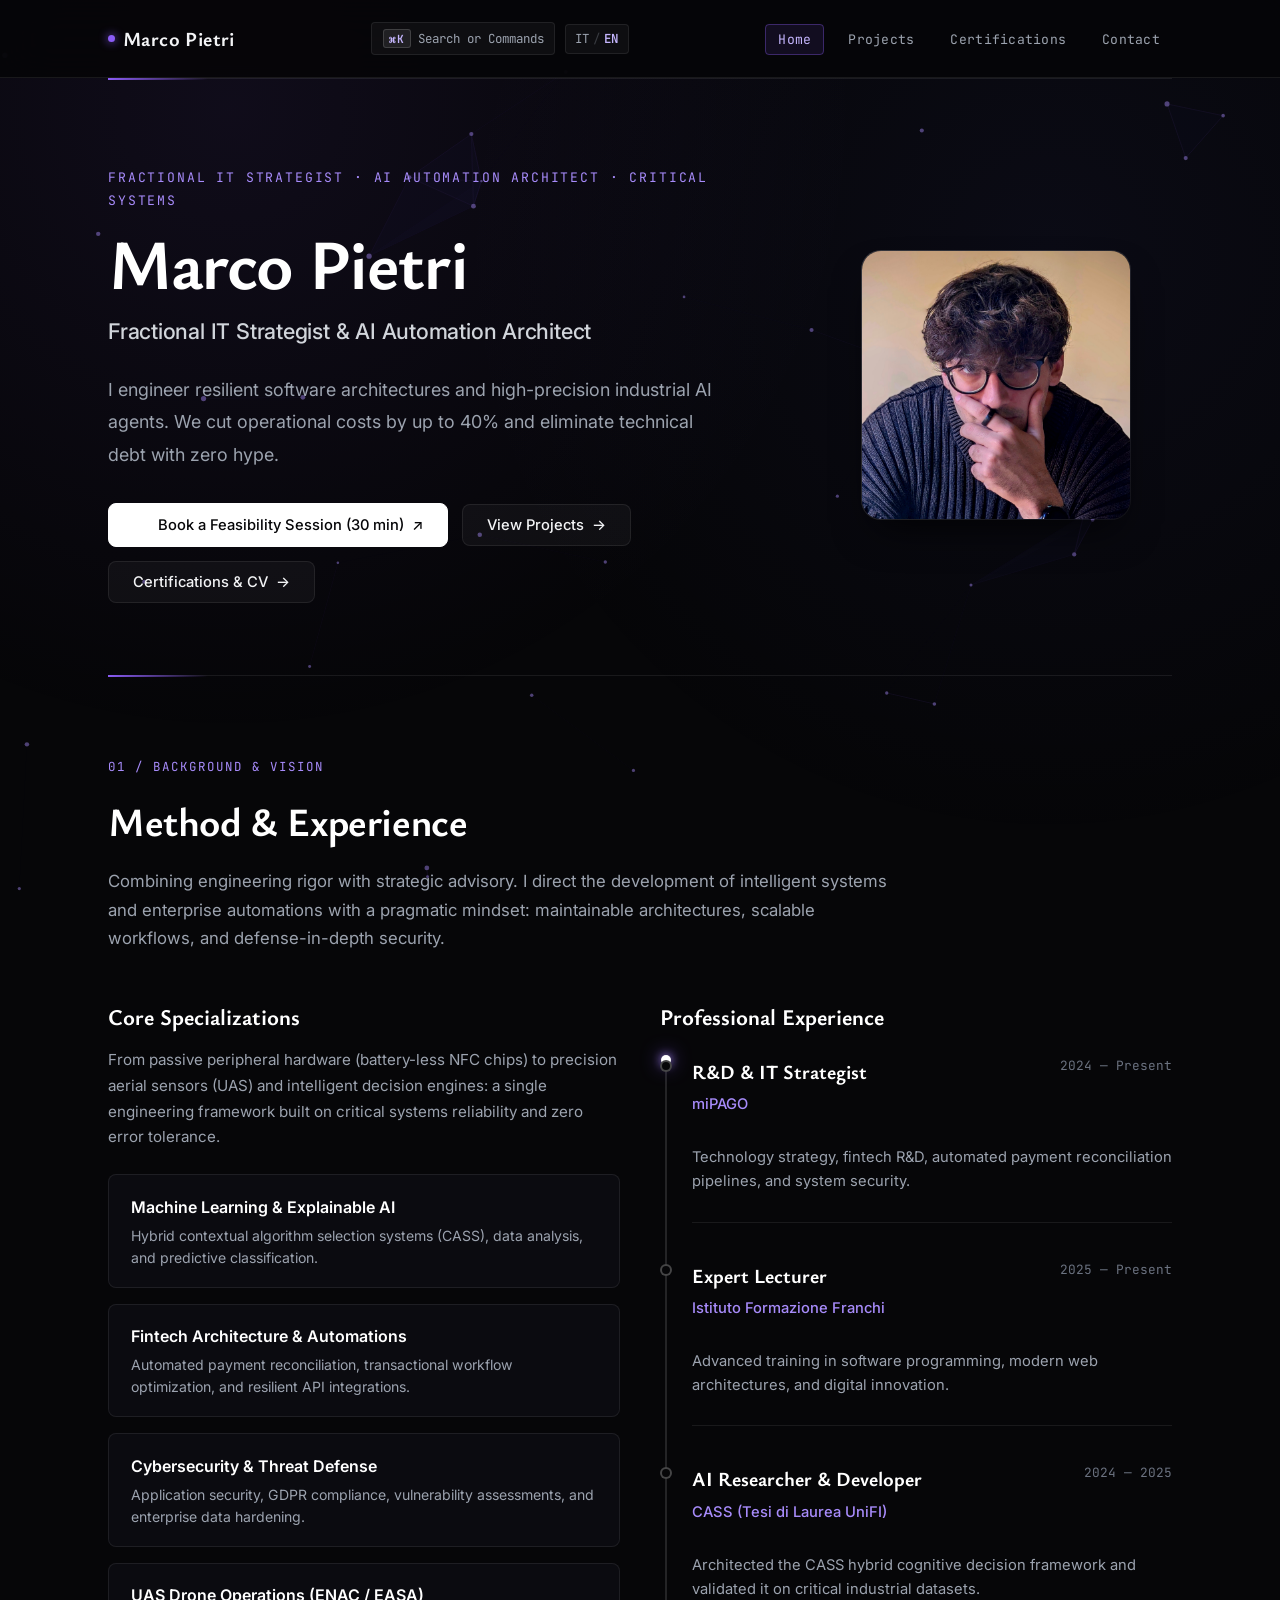
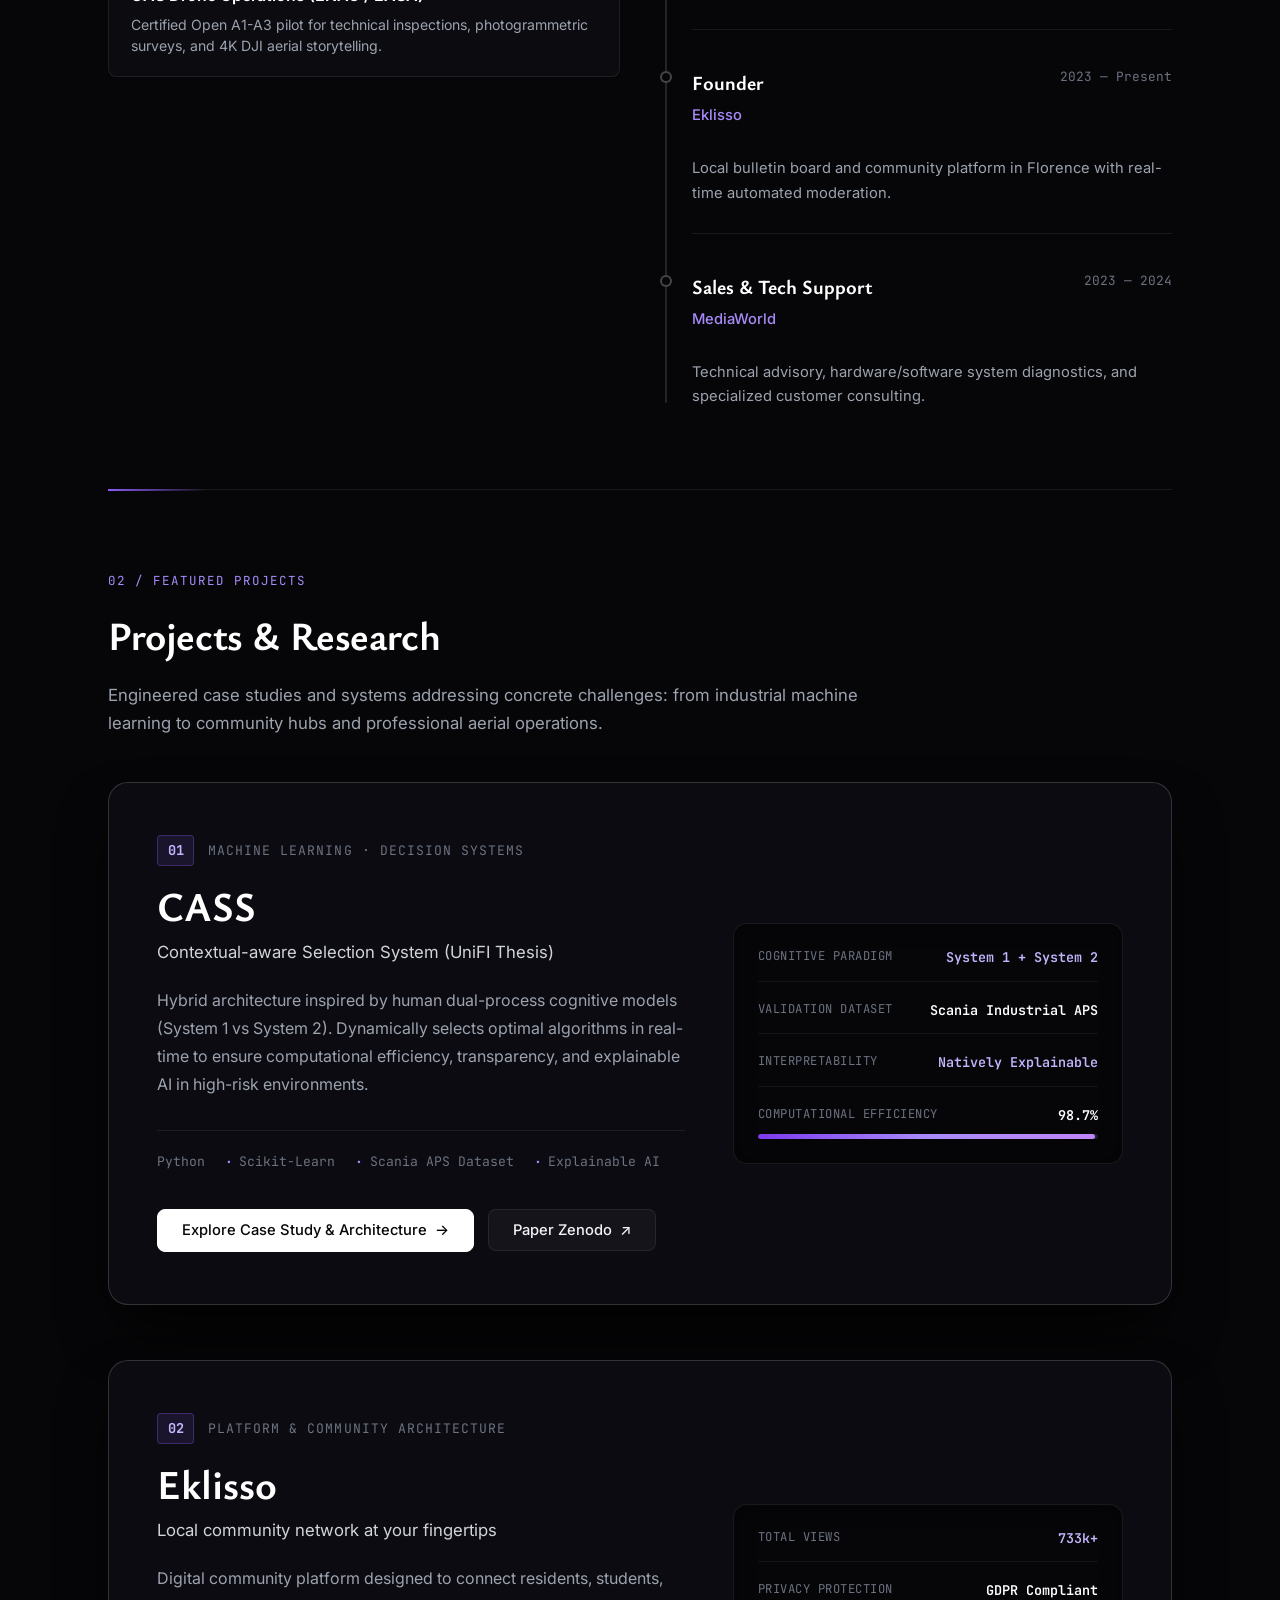
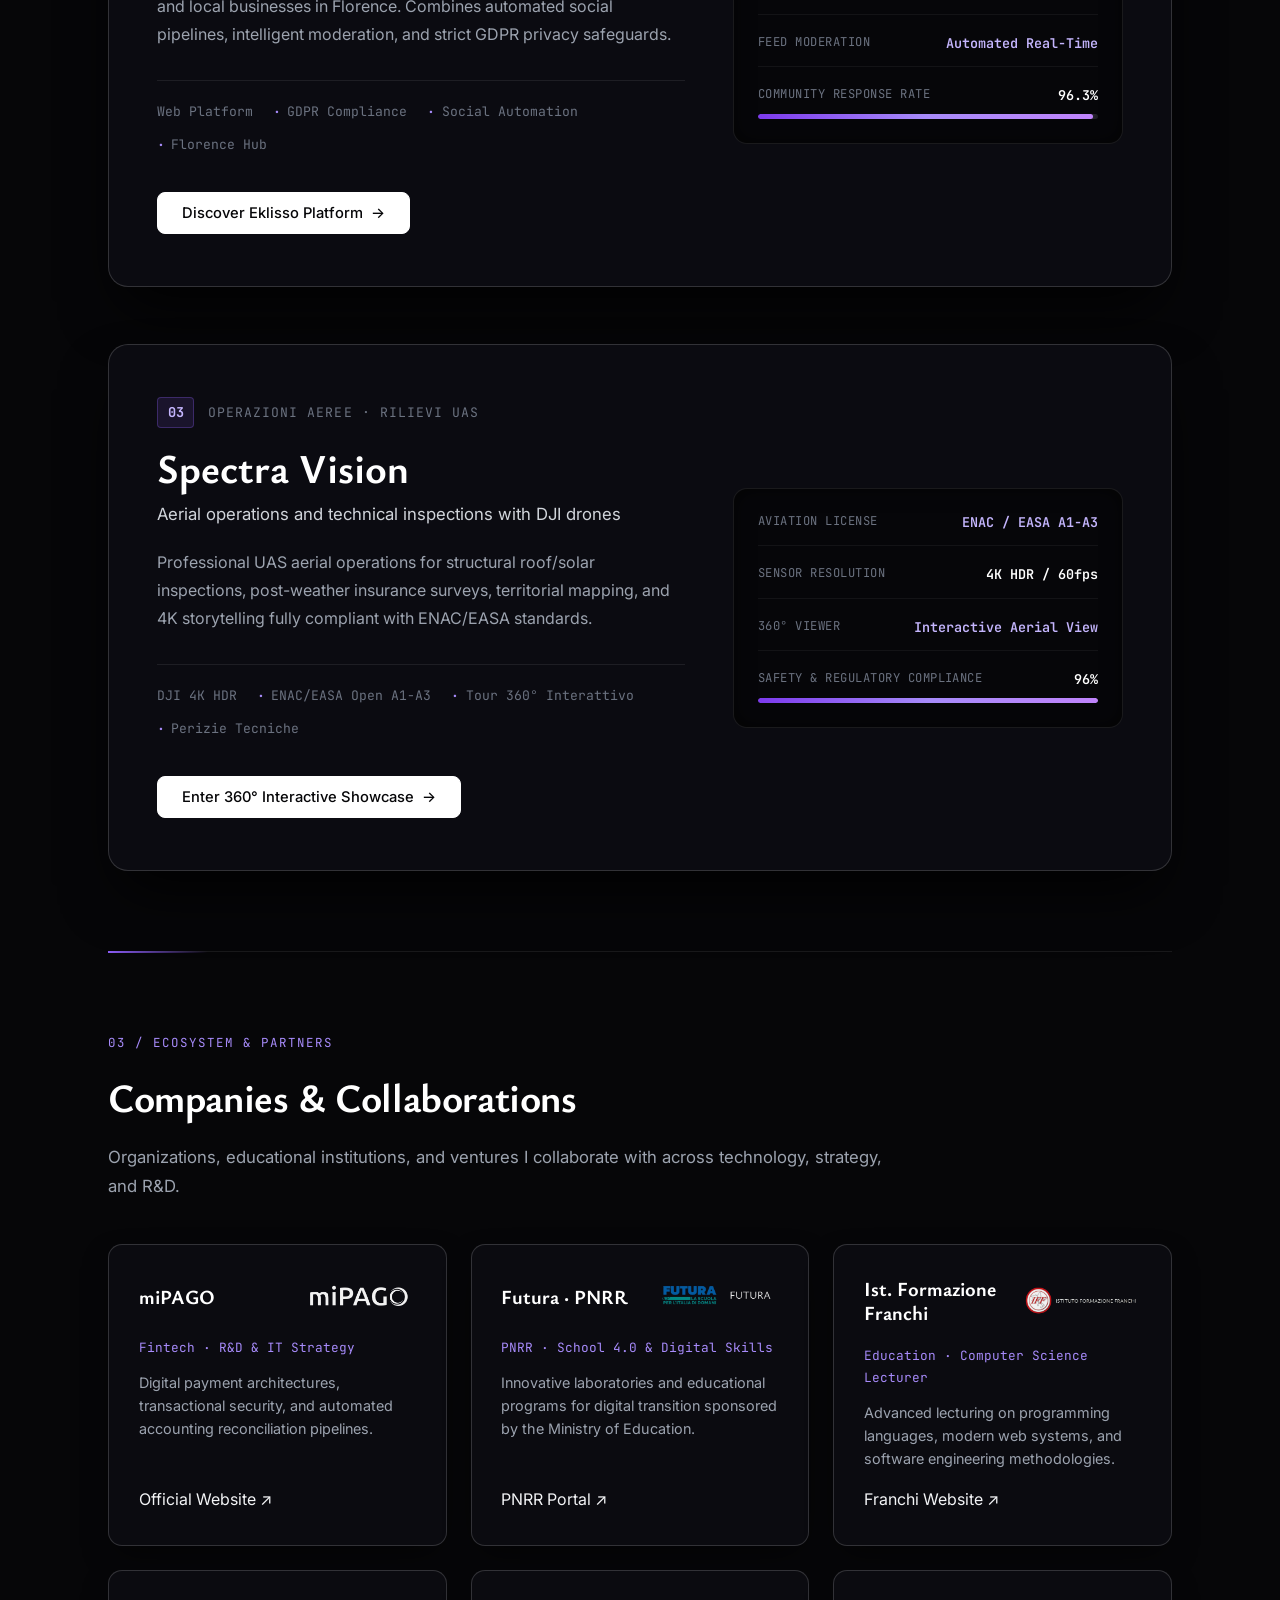
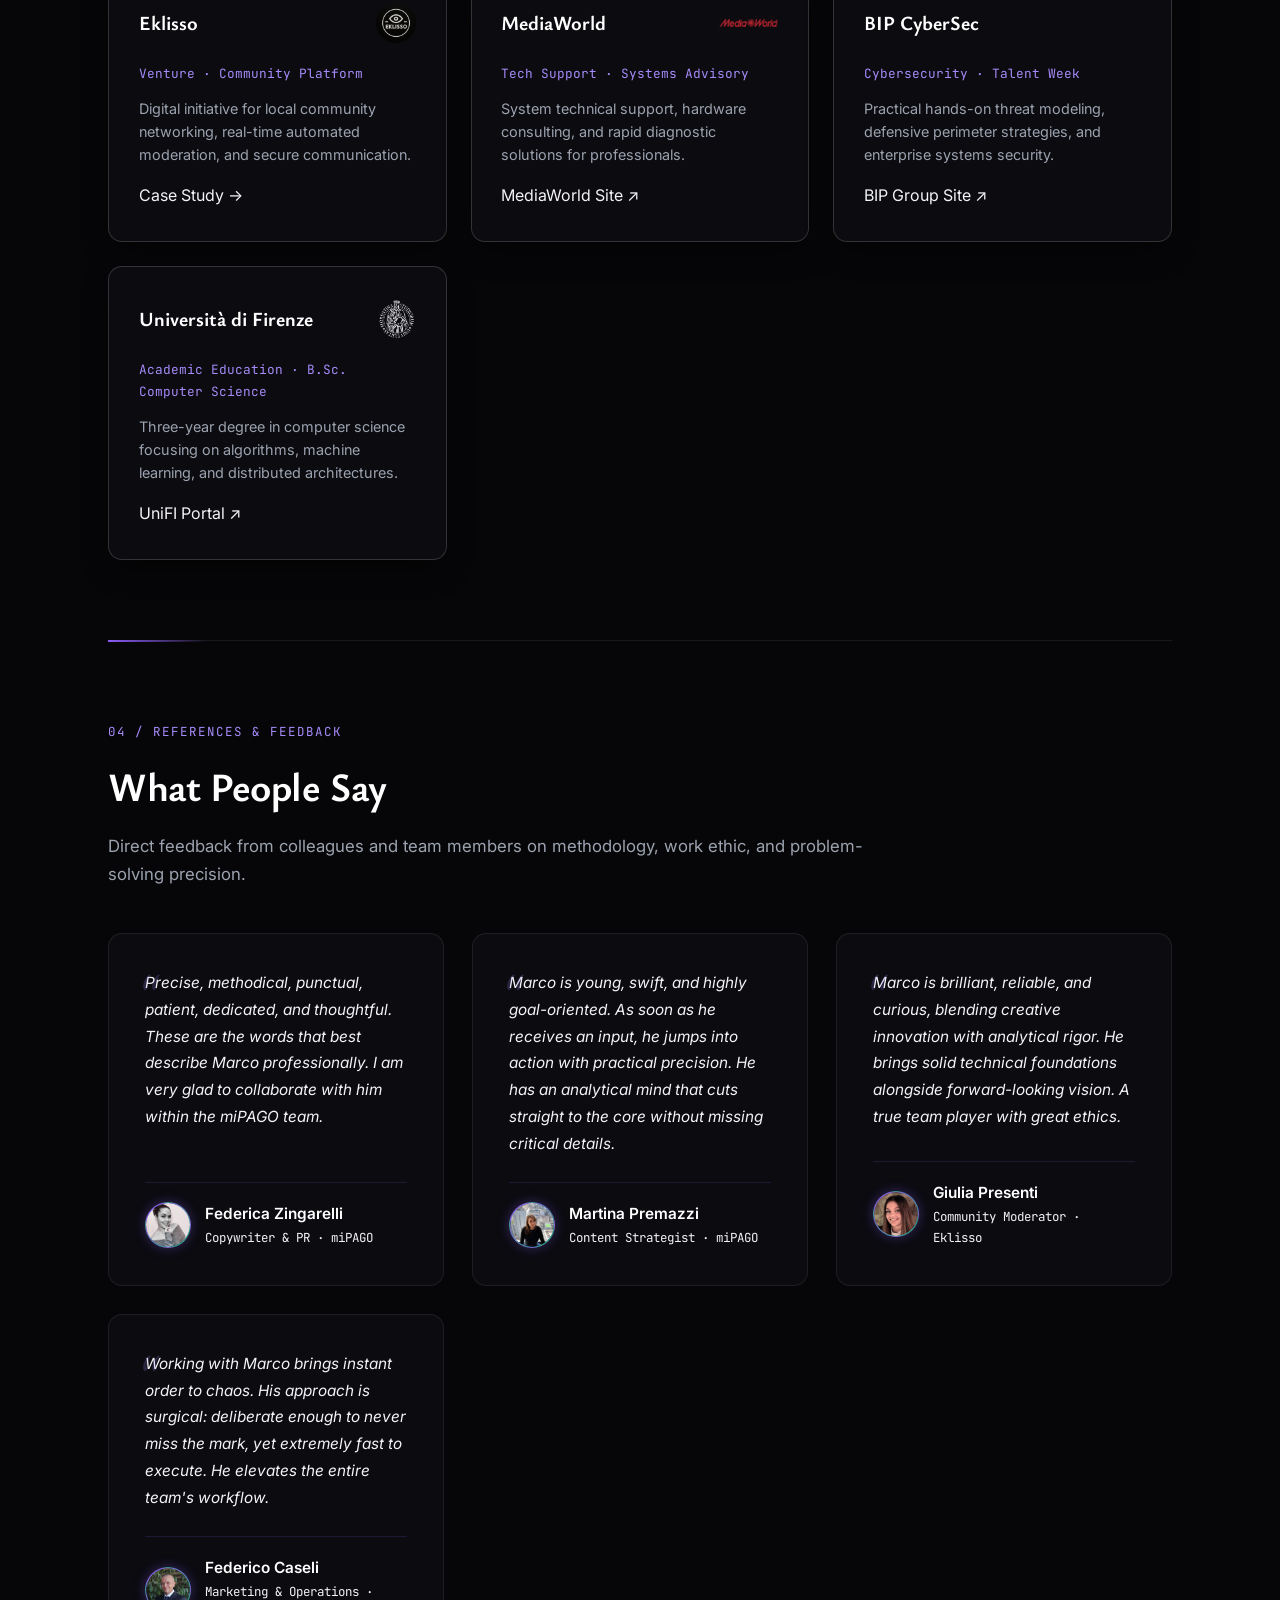
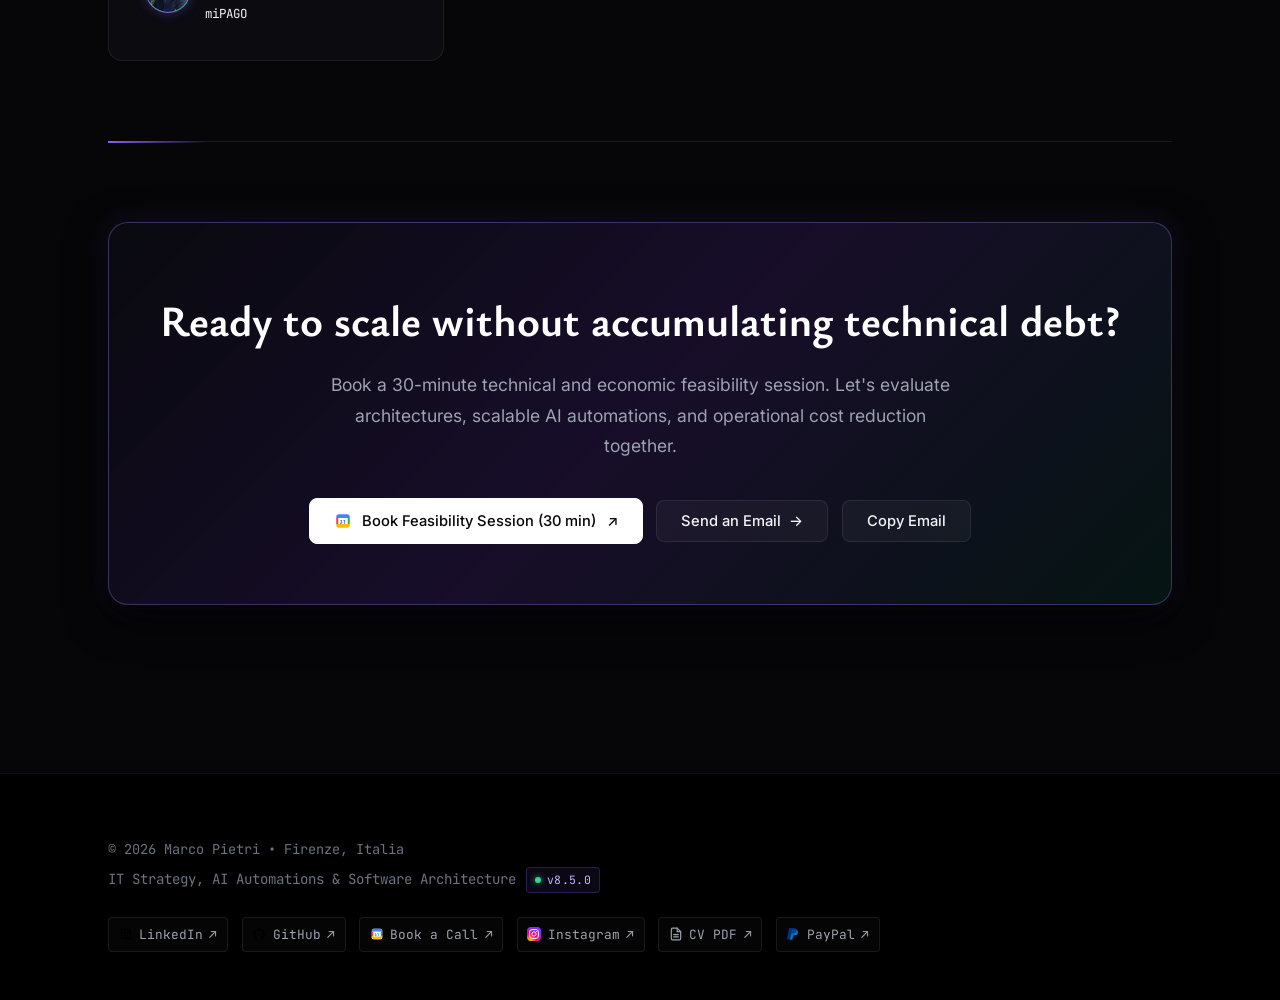
<file: index.html>
<!DOCTYPE html>
<html lang="it">
<head>
  <meta charset="UTF-8">
  <meta name="viewport" content="width=device-width, initial-scale=1.0">
  <title>Marco Pietri — IT Strategist &amp; AI Automation Engineer</title>
  
  <!-- SEO & Entity Metadata -->
  <meta name="description" content="Portfolio di Marco Pietri: IT Strategist &amp; AI Automation Engineer. Sistemi intelligenti, ottimizzazione dei processi aziendali, architetture software e modelli predittivi.">
  <meta name="author" content="Marco Pietri">
  <meta name="robots" content="index, follow, max-snippet:-1, max-image-preview:large, max-video-preview:-1">
  <link rel="canonical" href="https://marcopietri.com/">
  
  <!-- Open Graph / Social Cards -->
  <meta property="og:type" content="profile">
  <meta property="og:title" content="Marco Pietri — IT Strategist &amp; AI Automation Engineer">
  <meta property="og:description" content="IT Strategist &amp; AI Automation Engineer. Progetto architetture software, automazioni aziendali e sistemi intelligenti.">
  <meta property="og:url" content="https://marcopietri.com/">
  <meta property="og:image" content="https://marcopietri.com/assets/images/marco-pietri.jpg">
  <meta property="og:site_name" content="Marco Pietri">
  <meta property="og:locale" content="it_IT">
  <meta property="profile:first_name" content="Marco">
  <meta property="profile:last_name" content="Pietri">
  
  <!-- Twitter Cards -->
  <meta name="twitter:card" content="summary_large_image">
  <meta name="twitter:title" content="Marco Pietri — IT Strategist &amp; AI Automation Engineer">
  <meta name="twitter:description" content="IT Strategist &amp; AI Automation Engineer. Sviluppo architetture intelligenti e flussi di automazione.">
  <meta name="twitter:image" content="https://marcopietri.com/assets/images/marco-pietri.jpg">

  <!-- Favicon & Brand Icons for Google & Browsers -->
  <link rel="icon" type="image/x-icon" href="/favicon.ico">
  <link rel="icon" type="image/png" sizes="32x32" href="/favicon-32x32.png">
  <link rel="icon" type="image/png" sizes="48x48" href="/favicon-48x48.png">
  <link rel="apple-touch-icon" sizes="180x180" href="/apple-touch-icon.png">
  <link rel="manifest" href="/site.webmanifest">
  <meta name="theme-color" content="#030305">
  
  <!-- Typography (Ysabeau Office + Inter + JetBrains Mono) -->
  <link rel="preconnect" href="https://fonts.googleapis.com">
  <link rel="preconnect" href="https://fonts.gstatic.com" crossorigin>
  <link href="https://fonts.googleapis.com/css2?family=Inter:wght@300;400;500;600;700&family=JetBrains+Mono:wght@400;500;600&family=Ysabeau+Office:ital,wght@0,400..900;1,400..900&display=swap" rel="stylesheet">

  <!-- Shared Stylesheet (Bespoke Editorial Edition) -->
  <link rel="stylesheet" href="/assets/css/style.css?v=8.5.0">

  <!-- Schema.org Knowledge Graph / Entity Spine (GEO & Semantic Disambiguation) -->
  <script type="application/ld+json">
  {
    "@context": "https://schema.org",
    "@graph": [
      {
        "@type": "WebSite",
        "@id": "https://marcopietri.com/#website",
        "url": "https://marcopietri.com/",
        "name": "Marco Pietri — Official Website",
        "version": "8.5.0",
        "dateModified": "2026-10-07T15:10:00+02:00",
        "publisher": {
          "@id": "https://marcopietri.com/#person"
        },
        "inLanguage": ["it", "en"]
      },
      {
        "@type": "ProfilePage",
        "@id": "https://marcopietri.com/#webpage",
        "url": "https://marcopietri.com/",
        "name": "Marco Pietri — IT Strategist & AI Automation Engineer",
        "version": "8.5.0",
        "dateModified": "2026-10-07T15:10:00+02:00",
        "isPartOf": {
          "@id": "https://marcopietri.com/#website"
        },
        "about": {
          "@id": "https://marcopietri.com/#person"
        },
        "mainEntity": {
          "@id": "https://marcopietri.com/#person"
        },
        "description": "Profilo personale e professionale di Marco Pietri: IT Strategist & AI Automation Engineer presso miPAGO e fondatore di Eklisso.",
        "inLanguage": "it"
      },
      {
        "@type": "Person",
        "@id": "https://marcopietri.com/#person",
        "name": "Marco Pietri",
        "givenName": "Marco",
        "familyName": "Pietri",
        "image": {
          "@id": "https://marcopietri.com/#primaryimage"
        },
        "url": "https://marcopietri.com/",
        "email": "mpietri82@gmail.com",
        "jobTitle": "IT Strategist & AI Automation Engineer",
        "worksFor": {
          "@type": "Organization",
          "name": "miPAGO S.r.l.",
          "url": "https://mipago.it/",
          "description": "Piattaforma e infrastruttura fintech per pagamenti digitali contactless NFC e automazione della riconciliazione contabile."
        },
        "founder": {
          "@type": "Organization",
          "name": "Eklisso",
          "url": "https://marcopietri.com/eklisso/",
          "sameAs": "https://www.instagram.com/eklisso_spotted_firenze/",
          "description": "Piattaforma comunitaria e bacheca digitale fondata da Marco Pietri a Firenze."
        },
        "alumniOf": {
          "@type": "EducationalOrganization",
          "name": "Università degli Studi di Firenze",
          "url": "https://www.unifi.it"
        },
        "sameAs": [
          "https://github.com/marcopietri02",
          "https://www.linkedin.com/in/marco-pietri-561a33306/",
          "https://www.instagram.com/_marco.pietri_/",
          "https://mipago.it/",
          "https://www.instagram.com/eklisso_spotted_firenze/",
          "https://marcopietri.framer.website/"
        ],
        "knowsAbout": [
          {
            "@type": "DefinedTerm",
            "name": "Artificial Intelligence",
            "sameAs": "https://www.wikidata.org/wiki/Q11660"
          },
          {
            "@type": "DefinedTerm",
            "name": "Business Process Automation",
            "sameAs": "https://www.wikidata.org/wiki/Q1018281"
          },
          {
            "@type": "DefinedTerm",
            "name": "Software Architecture",
            "sameAs": "https://www.wikidata.org/wiki/Q834898"
          },
          {
            "@type": "DefinedTerm",
            "name": "Near Field Communication",
            "sameAs": "https://www.wikidata.org/wiki/Q1145693"
          },
          {
            "@type": "DefinedTerm",
            "name": "Machine Learning",
            "sameAs": "https://www.wikidata.org/wiki/Q2539"
          },
          {
            "@type": "DefinedTerm",
            "name": "Financial Technology",
            "sameAs": "https://www.wikidata.org/wiki/Q15982858"
          }
        ],
        "disambiguatingDescription": "Marco Pietri is an Italian IT Strategist and AI Automation Engineer at miPAGO, and Founder of Eklisso, specializing in enterprise AI architectures, automated reconciliation, and intelligent decision systems based in Florence, Italy. Distinct from Marco De Pietri (Egyptologist) or other medical professionals."
      },
      {
        "@type": "ProfessionalService",
        "@id": "https://marcopietri.com/#service",
        "name": "Marco Pietri — IT Strategy & AI Automation Advisory",
        "provider": {
          "@id": "https://marcopietri.com/#person"
        },
        "url": "https://marcopietri.com/",
        "areaServed": ["IT", "EU"],
        "hasOfferCatalog": {
          "@type": "OfferCatalog",
          "name": "Servizi di Ingegneria e Consulenza Direzionale IT",
          "itemListElement": [
            {
              "@type": "Offer",
              "itemOffered": {
                "@type": "Service",
                "name": "Sviluppo Agenti AI & Automazione dei Processi Aziendali",
                "description": "Progettazione e implementazione di architetture ad agenti autonomi, pipeline RAG aziendali, integrazioni con ERP/CRM e flussi di lavoro intelligenti."
              }
            },
            {
              "@type": "Offer",
              "itemOffered": {
                "@type": "Service",
                "name": "Fractional IT Strategy & AI Advisory",
                "description": "Consulenza strategica direzionale per startup e PMI su scelte architetturali software, mitigazione del debito tecnico, sicurezza e conformità EU AI Act / GDPR."
              }
            }
          ]
        }
      },
      {
        "@type": "ImageObject",
        "@id": "https://marcopietri.com/#primaryimage",
        "inLanguage": "it",
        "url": "https://marcopietri.com/assets/images/marco-pietri.jpg",
        "contentUrl": "https://marcopietri.com/assets/images/marco-pietri.jpg",
        "caption": "Marco Pietri — IT Strategist & AI Automation Engineer a Firenze",
        "name": "Ritratto professionale di Marco Pietri",
        "description": "Foto profilo ufficiale di Marco Pietri, Ingegnere specializzato in automazioni AI e IT Strategy.",
        "creditText": "Marco Pietri",
        "license": "https://creativecommons.org/licenses/by-nc-nd/4.0/",
        "acquireLicensePage": "https://marcopietri.com/#contact",
        "copyrightNotice": "© 2026 Marco Pietri",
        "creator": {
          "@id": "https://marcopietri.com/#person"
        }
      },
      {
        "@type": "FAQPage",
        "@id": "https://marcopietri.com/#faq",
        "mainEntity": [
          {
            "@type": "Question",
            "name": "Chi è Marco Pietri?",
            "acceptedAnswer": {
              "@type": "Answer",
              "text": "Marco Pietri è un IT Strategist e AI Automation Engineer basato a Firenze. Si occupa di progettare architetture software scalabili, sistemi decisionali basati su Machine Learning e infrastrutture Fintech (come l'architettura contactless per miPAGO)."
            }
          },
          {
            "@type": "Question",
            "name": "Di cosa si occupa un IT Strategist / AI Engineer?",
            "acceptedAnswer": {
              "@type": "Answer",
              "text": "Un IT Strategist analizza i processi aziendali per abbattere il debito tecnico e automatizzare flussi complessi. Nel campo dell'Intelligenza Artificiale, sviluppa pipeline RAG, agenti autonomi integrati con ERP/CRM aziendali e modelli predittivi."
            }
          }
        ]
      }
    ]
  }
  </script>
</head>
<body>
  <canvas id="global-geometric-canvas" class="global-geometric-canvas" aria-hidden="true"></canvas>

  <!-- Header & Navigation (Clean Minimalist Nav) -->
  <header class="site-header">
    <div class="container header-inner">
      <a href="/" class="brand-mark" aria-label="Marco Pietri Homepage">
        <span class="brand-dot"></span>
        <span class="brand-name">Marco Pietri</span>
      </a>
      
      <div class="header-actions">
        <button class="cmd-palette-trigger" aria-label="Apri Command Palette (Cmd+K)">
          <span class="kbd-badge">⌘K</span>
          <span data-i18n="cmd_k_hint">Cerca o Comandi</span>
        </button>

        <button class="lang-toggle-btn" aria-label="Cambia Lingua / Switch Language">
          <span class="lang-opt is-active" data-lang-val="it">IT</span>
          <span class="lang-divider">/</span>
          <span class="lang-opt" data-lang-val="en">EN</span>
        </button>
      </div>

      <button class="mobile-nav-toggle" aria-expanded="false" aria-label="Toggle navigation menu">
        ☰ Menu
      </button>
      <nav aria-label="Navigazione Principale">
        <ul class="nav-menu">
          <li><a href="/" class="active" data-i18n="nav_home">Home</a></li>
          <li><a href="#projects" data-i18n="nav_projects">Progetti</a></li>
          <li><a href="/certificazioni/" data-i18n="nav_certifications">Certificazioni</a></li>
          <li><a href="#contact" data-i18n="nav_contact">Contatti</a></li>
        </ul>
      </nav>
    </div>
  </header>

  <main class="container">
    <!-- Hero Section (Editorial Focus with Interactive Geometric Mesh) -->
    <section class="hero-section" id="hero" aria-label="Introduzione e Visione">
      <div class="hero-grid">
        <div class="hero-content">
          <span class="hero-eyebrow" data-i18n="hero_eyebrow">Fractional IT Strategist · AI Automation Architect · Critical Systems</span>
          <h1 class="hero-title" id="hero-title">Marco Pietri</h1>
          <p class="hero-subtitle" data-i18n="hero_subtitle">Fractional IT Strategist &amp; AI Automation Architect</p>

          <p class="hero-lead-text" data-i18n="hero_lead">
            Progetto architetture resilienti e agenti AI industriali ad alta precisione. Riduciamo fino al 40% i costi operativi e abbattiamo il debito tecnico con zero concessioni all'hype.
          </p>

          <div class="btn-group">
            <a href="https://calendar.app.google/gKhe4f7WKE7wmt4r5" target="_blank" rel="noopener" class="btn btn-primary" aria-label="Prenota una Sessione di Fattibilità (30 min)">
              <img src="/assets/images/logos/google-calendar.svg" alt="" aria-hidden="true" style="width: 17px; height: 17px; filter: brightness(0) invert(1);">
              <span data-i18n="hero_btn_feasibility">Prenota una Sessione di Fattibilità (30 min)</span>
              <span>&nearr;</span>
            </a>
            <a href="#projects" class="btn btn-secondary">
              <span data-i18n="hero_btn_projects">Vedi i Progetti</span>
              <span>&rarr;</span>
            </a>
            <a href="/certificazioni/" class="btn btn-secondary">
              <span data-i18n="hero_btn_cert">Certificazioni &amp; CV</span>
              <span>&rarr;</span>
            </a>
          </div>
        </div>

        <!-- Editorial Portrait Frame -->
        <div class="hero-avatar-wrapper">
          <div class="avatar-frame">
            <img 
              src="/assets/images/marco-pietri.jpg" 
              alt="Ritratto di Marco Pietri — IT Strategist &amp; AI Automation Engineer" 
              class="avatar-img"
              loading="eager"
            >
          </div>
        </div>
      </div>
    </section>

    <!-- About & Experience Timeline -->
    <section id="about" aria-label="Chi Sono ed Esperienze">
      <div class="section-header">
        <span class="section-tag" data-i18n="sec_01_tag">01 / Percorso &amp; Visione</span>
        <h2 class="section-title" data-i18n="sec_01_title">Metodo &amp; Esperienza</h2>
        <p class="section-desc" data-i18n="sec_01_desc">
          Unisco rigore ingegneristico e visione strategica. Coordino lo sviluppo di sistemi intelligenti e automazioni, con un approccio pragmatico: architetture manutenibili, processi scalabili e sicurezza strutturale.
        </p>
      </div>

      <div class="grid-2">
        <!-- Vision & Core Domains -->
        <div>
          <h3 style="font-family: var(--font-serif); font-size: 1.4rem; color: #fff; margin-bottom: 0.75rem;" data-i18n="sec_01_spec_title">
            Aree di Specializzazione
          </h3>
          <p style="color: var(--text-muted); font-size: 0.95rem; line-height: 1.7;" data-i18n="sec_01_spec_desc">
            Dall'hardware periferico passivo (chip NFC senza batteria) ai sensori aerei di precisione (UAS) fino agli engine decisionali intelligenti: una sola matrice ingegneristica fondata sull'affidabilità dei sistemi critici e la tolleranza zero all'errore.
          </p>

          <div class="competence-list">
            <div class="competence-item">
              <span class="competence-title" data-i18n="comp_1_title">Machine Learning &amp; Explainable AI</span>
              <span class="competence-desc" data-i18n="comp_1_desc">Sistemi ibridi di selezione contestuale algoritmi (CASS), data analysis e classificazione.</span>
            </div>
            <div class="competence-item">
              <span class="competence-title" data-i18n="comp_2_title">Fintech Architecture &amp; Automations</span>
              <span class="competence-desc" data-i18n="comp_2_desc">Riconciliazione contabile, ottimizzazione flussi transazionali e integrazioni software.</span>
            </div>
            <div class="competence-item">
              <span class="competence-title" data-i18n="comp_3_title">Cybersecurity &amp; Threat Defense</span>
              <span class="competence-desc" data-i18n="comp_3_desc">Sicurezza applicativa, conformità GDPR, analisi delle vulnerabilità e protezione dei dati.</span>
            </div>
            <div class="competence-item">
              <span class="competence-title" data-i18n="comp_4_title">Operazioni UAS &amp; Rilievi Aerei (ENAC / EASA)</span>
              <span class="competence-desc" data-i18n="comp_4_desc">Pilota attestato Open A1-A3 per ispezioni tecniche, perizie fotogrammetriche e riprese DJI 4K.</span>
            </div>
          </div>
        </div>

        <!-- Career Timeline (Editorial Format with Interactive Laser Track) -->
        <div>
          <h3 style="font-family: var(--font-serif); font-size: 1.4rem; color: #fff; margin-bottom: 1.25rem;" data-i18n="timeline_title">
            Esperienza Professionale
          </h3>
          <div class="timeline-wrap">
            <div class="timeline-laser-track">
              <div class="timeline-laser-fill" id="timeline-laser"></div>
            </div>
            <div class="timeline-editorial" id="timeline-list">
              <div class="timeline-entry">
                <div>
                  <h4 class="timeline-entry-role" data-i18n="timeline_role_mipago">R&amp;D &amp; IT Strategist</h4>
                  <div class="timeline-entry-org">miPAGO</div>
                </div>
                <span class="timeline-entry-period">2024 — <span data-i18n="timeline_exp_present">Presente</span></span>
                <p class="timeline-entry-desc" data-i18n="timeline_desc_mipago">Strategia tecnologica, R&amp;D fintech, automazione dei processi di riconciliazione contabile e sicurezza.</p>
              </div>

              <div class="timeline-entry">
                <div>
                  <h4 class="timeline-entry-role" data-i18n="timeline_role_franchi">Docente Esperto</h4>
                  <div class="timeline-entry-org">Istituto Formazione Franchi</div>
                </div>
                <span class="timeline-entry-period">2025 — <span data-i18n="timeline_exp_present">Presente</span></span>
                <p class="timeline-entry-desc" data-i18n="timeline_desc_franchi">Formazione avanzata su programmazione, architetture digitali e innovazione software.</p>
              </div>

              <div class="timeline-entry">
                <div>
                  <h4 class="timeline-entry-role" data-i18n="timeline_role_cass">AI Researcher &amp; Developer</h4>
                  <div class="timeline-entry-org">CASS (Tesi di Laurea UniFI)</div>
                </div>
                <span class="timeline-entry-period">2024 — 2025</span>
                <p class="timeline-entry-desc" data-i18n="timeline_desc_cass">Progettazione dell'architettura decisionale ibrida CASS e validazione su dataset industriali critici.</p>
              </div>

              <div class="timeline-entry">
                <div>
                  <h4 class="timeline-entry-role" data-i18n="timeline_role_eklisso">Founder</h4>
                  <div class="timeline-entry-org">Eklisso</div>
                </div>
                <span class="timeline-entry-period">2023 — <span data-i18n="timeline_exp_present">Presente</span></span>
                <p class="timeline-entry-desc" data-i18n="timeline_desc_eklisso">Piattaforma community di annunci, supporto e connessione locale con moderazione automatica.</p>
              </div>

              <div class="timeline-entry">
                <div>
                  <h4 class="timeline-entry-role" data-i18n="timeline_role_mw">Sales &amp; Tech Support</h4>
                  <div class="timeline-entry-org">MediaWorld</div>
                </div>
                <span class="timeline-entry-period">2023 — 2024</span>
                <p class="timeline-entry-desc" data-i18n="timeline_desc_mw">Consulenza tecnica, diagnostica hardware/software e supporto specialistico.</p>
              </div>
            </div>
          </div>
        </div>
      </div>
    </section>

    <!-- Featured Projects Showcase (Interactive Layered Deck / Scrollytelling) -->
    <section id="projects" aria-label="Progetti Principali">
      <div class="section-header">
        <span class="section-tag" data-i18n="sec_02_tag">02 / Progetti Selezionati</span>
        <h2 class="section-title" data-i18n="sec_02_title">Progetti &amp; Ricerca</h2>
        <p class="section-desc" data-i18n="sec_02_desc">
          Casi studio e sistemi sviluppati per risolvere esigenze concrete: dal machine learning per decisioni industriali alle piattaforme comunitarie, fino alle riprese aeree professionali.
        </p>
      </div>

      <div class="project-deck-container" id="project-deck">
        <!-- Deck Card 01: CASS -->
        <article class="deck-card" data-deck-index="0">
          <div class="deck-card-inner">
            <div>
              <div class="deck-card-header">
                <span class="deck-number">01</span>
                <span class="deck-category">Machine Learning · Decision Systems</span>
              </div>
              <h3 class="deck-title">CASS</h3>
              <p class="deck-subtitle" data-i18n="proj_cass_sub">Contextual-aware Selection System (Tesi UniFI)</p>
              <p class="deck-body" data-i18n="proj_cass_body">
                Architettura ibrida ispirata ai modelli cognitivi umani (Sistema 1 vs Sistema 2). Seleziona dinamicamente il modello ottimale in tempo reale per garantire affidabilità, trasparenza e spiegabilità algoritmica su processi critici ad alto rischio.
              </p>
              <div class="deck-meta-list">
                <span class="deck-meta-item">Python</span>
                <span class="deck-meta-item">Scikit-Learn</span>
                <span class="deck-meta-item">Scania APS Dataset</span>
                <span class="deck-meta-item">Explainable AI</span>
              </div>
              <div class="btn-group">
                <a href="/cass/" class="btn btn-primary">
                  <span data-i18n="proj_cass_btn">Esplora Caso Studio &amp; Architettura</span>
                  <span>&rarr;</span>
                </a>
                <a href="https://zenodo.org/records/18593717" target="_blank" rel="noopener" class="btn btn-secondary">
                  <span>Paper Zenodo</span>
                  <span>&nearr;</span>
                </a>
              </div>
            </div>

            <div class="deck-telemetry-board">
              <div class="telemetry-row">
                <span class="telemetry-label" data-i18n="tel_cog_paradigm">Paradigma Cognitivo</span>
                <span class="telemetry-value accent" data-i18n="tel_val_sistema12">Sistema 1 + Sistema 2</span>
              </div>
              <div class="telemetry-row">
                <span class="telemetry-label" data-i18n="tel_val_dataset">Dataset Validazione</span>
                <span class="telemetry-value">Scania Industrial APS</span>
              </div>
              <div class="telemetry-row">
                <span class="telemetry-label" data-i18n="tel_interpretability">Interpretabilità</span>
                <span class="telemetry-value accent" data-i18n="tel_val_spiegabile">Nativamente Spiegabile</span>
              </div>
              <div>
                <div class="telemetry-row" style="padding-bottom: 0.2rem; border-bottom: none;">
                  <span class="telemetry-label" data-i18n="tel_comp_efficiency">Efficienza Computazionale</span>
                  <span class="telemetry-value">99.2%</span>
                </div>
                <div class="telemetry-graph-bar">
                  <div class="telemetry-graph-fill" style="width: 99.2%;"></div>
                </div>
              </div>
            </div>
          </div>
        </article>

        <!-- Deck Card 02: Eklisso -->
        <article class="deck-card" data-deck-index="1">
          <div class="deck-card-inner">
            <div>
              <div class="deck-card-header">
                <span class="deck-number">02</span>
                <span class="deck-category">Platform &amp; Community Architecture</span>
              </div>
              <h3 class="deck-title">Eklisso</h3>
              <p class="deck-subtitle" data-i18n="proj_eklisso_sub">La rete locale a portata di click</p>
              <p class="deck-body" data-i18n="proj_eklisso_body">
                Piattaforma e bacheca digitale concepita per connettere persone, studenti e realtà territoriali in tempo reale. Combina flussi di automazione social, moderazione automatizzata e massima tutela della privacy conforme al GDPR.
              </p>
              <div class="deck-meta-list">
                <span class="deck-meta-item">Web Platform</span>
                <span class="deck-meta-item">GDPR Compliance</span>
                <span class="deck-meta-item">Social Automation</span>
                <span class="deck-meta-item">Florence Hub</span>
              </div>
              <a href="/eklisso/" class="btn btn-primary">
                <span data-i18n="proj_eklisso_btn">Scopri la Piattaforma Eklisso</span>
                <span>&rarr;</span>
              </a>
            </div>

            <div class="deck-telemetry-board">
              <div class="telemetry-row">
                <span class="telemetry-label" data-i18n="tel_total_views">Visualizzazioni Totali</span>
                <span class="telemetry-value accent">750k+</span>
              </div>
              <div class="telemetry-row">
                <span class="telemetry-label" data-i18n="tel_privacy">Tutela Privacy</span>
                <span class="telemetry-value">GDPR Compliant</span>
              </div>
              <div class="telemetry-row">
                <span class="telemetry-label" data-i18n="tel_feed_mod">Moderazione Feed</span>
                <span class="telemetry-value accent">Automated Real-Time</span>
              </div>
              <div>
                <div class="telemetry-row" style="padding-bottom: 0.2rem; border-bottom: none;">
                  <span class="telemetry-label" data-i18n="tel_resp_rate">Tasso di Risposta Community</span>
                  <span class="telemetry-value">98.5%</span>
                </div>
                <div class="telemetry-graph-bar">
                  <div class="telemetry-graph-fill" style="width: 98.5%;"></div>
                </div>
              </div>
            </div>
          </div>
        </article>

        <!-- Deck Card 03: Spectra Vision -->
        <article class="deck-card" data-deck-index="2">
          <div class="deck-card-inner">
            <div>
              <div class="deck-card-header">
                <span class="deck-number">03</span>
                <span class="deck-category">Operazioni Aeree · Rilievi UAS</span>
              </div>
              <h3 class="deck-title">Spectra Vision</h3>
              <p class="deck-subtitle" data-i18n="proj_spectra_sub">Riprese aeree e ispezioni tecniche con droni DJI</p>
              <p class="deck-body" data-i18n="proj_spectra_body">
                Operazioni aeree professionali per ispezioni tecniche di tetti e impianti fotovoltaici, perizie assicurative post-evento meteo, rilievi territoriali e storytelling multimediale in 4K con conformità ENAC/EASA.
              </p>
              <div class="deck-meta-list">
                <span class="deck-meta-item">DJI 4K HDR</span>
                <span class="deck-meta-item">ENAC/EASA Open A1-A3</span>
                <span class="deck-meta-item">Tour 360° Interattivo</span>
                <span class="deck-meta-item">Perizie Tecniche</span>
              </div>
              <a href="/spectra/" class="btn btn-primary">
                <span data-i18n="proj_spectra_btn">Entra nello Showcase 360°</span>
                <span>&rarr;</span>
              </a>
            </div>

            <div class="deck-telemetry-board">
              <div class="telemetry-row">
                <span class="telemetry-label" data-i18n="tel_uas_license">Licenza Aeronautica</span>
                <span class="telemetry-value accent">ENAC / EASA A1-A3</span>
              </div>
              <div class="telemetry-row">
                <span class="telemetry-label" data-i18n="tel_sensor_res">Risoluzione Sensore</span>
                <span class="telemetry-value">4K HDR / 60fps</span>
              </div>
              <div class="telemetry-row">
                <span class="telemetry-label" data-i18n="tel_viewer_360">Viewer 360°</span>
                <span class="telemetry-value accent" data-i18n="tel_viewer_360_val">Visuale Aerea Interattiva</span>
              </div>
              <div>
                <div class="telemetry-row" style="padding-bottom: 0.2rem; border-bottom: none;">
                  <span class="telemetry-label" data-i18n="tel_safety_comp">Sicurezza &amp; Conformità Normativa</span>
                  <span class="telemetry-value">100%</span>
                </div>
                <div class="telemetry-graph-bar">
                  <div class="telemetry-graph-fill" style="width: 100%;"></div>
                </div>
              </div>
            </div>
          </div>
        </article>
      </div>
    </section>

    <!-- Partners & Collaborations -->
    <section id="partners" aria-label="Aziende e Collaborazioni">
      <div class="section-header">
        <span class="section-tag" data-i18n="sec_03_tag">03 / Ecosistema &amp; Partner</span>
        <h2 class="section-title" data-i18n="sec_03_title">Aziende &amp; Collaborazioni</h2>
        <p class="section-desc" data-i18n="sec_03_desc">
          Organizzazioni, istituti e realtà con cui collaboro nello sviluppo tecnologico, strategico e di ricerca.
        </p>
      </div>

      <div class="partners-grid">
        <a href="https://mipago.it/" target="_blank" rel="noopener" class="partner-card">
          <div class="partner-card-top">
            <span class="partner-name">miPAGO</span>
            <img src="/assets/images/logos/mipago.png" alt="miPAGO Logo" class="partner-card-logo">
          </div>
          <div class="partner-role" data-i18n="partner_mipago_role">Fintech · R&amp;D &amp; IT Strategy</div>
          <p class="partner-desc" data-i18n="partner_mipago_desc">
            Sviluppo di architetture di pagamento digitale, sicurezza dei flussi transazionali e automazione dei processi di riconciliazione contabile.
          </p>
          <div class="card-link-action" style="margin-top: auto; padding-top: 1rem;">
            <span data-i18n="partner_mipago_link">Sito ufficiale</span> &nearr;
          </div>
        </a>

        <a href="https://pnrr.istruzione.it/" target="_blank" rel="noopener" class="partner-card">
          <div class="partner-card-top">
            <span class="partner-name">Futura · PNRR</span>
            <img src="/assets/images/logos/futura-pnrr.png" alt="Futura PNRR Logo" class="partner-card-logo">
          </div>
          <div class="partner-role" data-i18n="partner_pnrr_role">PNRR · Scuola 4.0 &amp; Competenze Digitali</div>
          <p class="partner-desc" data-i18n="partner_pnrr_desc">
            Laboratori innovativi e percorsi didattici per la transizione digitale promossi dal Ministero dell'Istruzione e del Merito.
          </p>
          <div class="card-link-action" style="margin-top: auto; padding-top: 1rem;">
            <span data-i18n="partner_pnrr_link">Portale PNRR</span> &nearr;
          </div>
        </a>

        <a href="https://www.istitutoformazionefranchi.it/" target="_blank" rel="noopener" class="partner-card">
          <div class="partner-card-top">
            <span class="partner-name">Ist. Formazione Franchi</span>
            <img src="/assets/images/logos/franchi.png" alt="Istituto Formazione Franchi Logo" class="partner-card-logo">
          </div>
          <div class="partner-role" data-i18n="partner_franchi_role">Education · Docenza Informatica</div>
          <p class="partner-desc" data-i18n="partner_franchi_desc">
            Attività di docenza specialistica su linguaggi di programmazione, architetture web e metodologie di sviluppo software.
          </p>
          <div class="card-link-action" style="margin-top: auto; padding-top: 1rem;">
            <span data-i18n="partner_franchi_link">Sito Franchi</span> &nearr;
          </div>
        </a>

        <a href="/eklisso/" class="partner-card">
          <div class="partner-card-top">
            <span class="partner-name">Eklisso</span>
            <img src="/assets/images/logos/eklisso.png" alt="Eklisso Logo" class="partner-card-logo" style="border-radius: 50%; width: 40px; height: 40px; object-fit: cover;">
          </div>
          <div class="partner-role" data-i18n="partner_eklisso_role">Venture · Community Platform</div>
          <p class="partner-desc" data-i18n="partner_eklisso_desc">
            Iniziativa digitale per il supporto territoriale, moderazione automatizzata e gestione sicura delle comunicazioni locali.
          </p>
          <div class="card-link-action" style="margin-top: auto; padding-top: 1rem;">
            <span data-i18n="partner_eklisso_link">Scheda Progetto</span> &rarr;
          </div>
        </a>

        <a href="https://www.mediaworld.it/" target="_blank" rel="noopener" class="partner-card">
          <div class="partner-card-top">
            <span class="partner-name">MediaWorld</span>
            <img src="/assets/images/logos/mediaworld.png" alt="MediaWorld Logo" class="partner-card-logo">
          </div>
          <div class="partner-role" data-i18n="partner_mw_role">Tech Support · Consulenza Sistemi</div>
          <p class="partner-desc" data-i18n="partner_mw_desc">
            Supporto tecnico sistemistico, consulenza hardware e diagnostica rapida per privati e professionisti.
          </p>
          <div class="card-link-action" style="margin-top: auto; padding-top: 1rem;">
            <span data-i18n="partner_mw_link">Sito MediaWorld</span> &nearr;
          </div>
        </a>

        <a href="https://www.bip-group.com/" target="_blank" rel="noopener" class="partner-card">
          <div class="partner-card-top">
            <span class="partner-name">BIP CyberSec</span>
          </div>
          <div class="partner-role" data-i18n="partner_bip_role">Cybersecurity · Talent Week</div>
          <p class="partner-desc" data-i18n="partner_bip_desc">
            Simulazioni pratiche di threat analysis, strategie difensive perimetrali e sicurezza dei sistemi enterprise.
          </p>
          <div class="card-link-action" style="margin-top: auto; padding-top: 1rem;">
            <span data-i18n="partner_bip_link">Sito BIP Group</span> &nearr;
          </div>
        </a>

        <a href="https://www.unifi.it/" target="_blank" rel="noopener" class="partner-card">
          <div class="partner-card-top">
            <span class="partner-name">Università di Firenze</span>
            <img src="/assets/images/logos/unifi.png" alt="Università degli Studi di Firenze Logo" class="partner-card-logo" style="max-height: 38px;">
          </div>
          <div class="partner-role" data-i18n="partner_unifi_role">Formazione Accademica · Laurea in Informatica</div>
          <p class="partner-desc" data-i18n="partner_unifi_desc">
            Percorso triennale in scienze informatiche con focus su algoritmi, machine learning e sistemi distribuiti.
          </p>
          <div class="card-link-action" style="margin-top: auto; padding-top: 1rem;">
            <span data-i18n="partner_unifi_link">Portale UniFI</span> &nearr;
          </div>
        </a>
      </div>
    </section>

    <!-- Testimonials Section (Editorial Quotations) -->
    <section id="testimonials" aria-label="Cosa Dicono di Me">
      <div class="section-header">
        <span class="section-tag" data-i18n="sec_04_tag">04 / Referenze &amp; Feedback</span>
        <h2 class="section-title" data-i18n="sec_04_title">Cosa Dicono di Me</h2>
        <p class="section-desc" data-i18n="sec_04_desc">
          Testimonianze dirette di colleghi e collaboratori sulle modalità di lavoro, precisione e approccio ai problemi.
        </p>
      </div>

      <div class="testimonials-grid">
        <!-- Testimonial 1 -->
        <article class="testimonial-card">
          <p class="testimonial-quote" data-i18n="test_1_quote">
            Preciso, metodico, puntuale, paziente, dedito e riflessivo. Queste sono le parole che descrivono meglio Marco nella sfera professionale. Sono molto contenta di poter collaborare con lui all'interno del team miPAGO.
          </p>
          <div class="testimonial-author">
            <div class="author-avatar">
              <img src="/assets/images/testimonials/federica-zingarelli.png" alt="Federica Zingarelli" class="author-avatar-img">
            </div>
            <div class="author-info">
              <h4>Federica Zingarelli</h4>
              <p data-i18n="test_1_role">Copywriter &amp; PR · miPAGO</p>
            </div>
          </div>
        </article>

        <!-- Testimonial 2 -->
        <article class="testimonial-card">
          <p class="testimonial-quote" data-i18n="test_2_quote">
            Marco è giovane, scattante e orientato all’obiettivo. Una volta ricevuto un input entra subito in azione con precisione e grande senso pratico. Ha una mente analitica che lo porta dritto al punto, senza trascurare i dettagli critici.
          </p>
          <div class="testimonial-author">
            <div class="author-avatar">
              <img src="/assets/images/testimonials/martina-premazzi.png" alt="Martina Premazzi" class="author-avatar-img">
            </div>
            <div class="author-info">
              <h4>Martina Premazzi</h4>
              <p data-i18n="test_2_role">Content Strategist · miPAGO</p>
            </div>
          </div>
        </article>

        <!-- Testimonial 3 -->
        <article class="testimonial-card">
          <p class="testimonial-quote" data-i18n="test_3_quote">
            Marco è brillante, affidabile e curioso, con un mix di creatività e rigore analitico. Unisce competenze tecniche solide a una visione sempre orientata all’innovazione. È un team player che cura la qualità e i dettagli con grande etica.
          </p>
          <div class="testimonial-author">
            <div class="author-avatar">
              <img src="/assets/images/testimonials/giulia-presenti.png" alt="Giulia Presenti" class="author-avatar-img">
            </div>
            <div class="author-info">
              <h4>Giulia Presenti</h4>
              <p data-i18n="test_3_role">Community Moderator · Eklisso</p>
            </div>
          </div>
        </article>

        <!-- Testimonial 4 -->
        <article class="testimonial-card">
          <p class="testimonial-quote" data-i18n="test_4_quote">
            Lavorare con Marco significa mettere ordine al caos. Il suo approccio è chirurgico: riflette quanto basta per non sbagliare la direzione e agisce con rapidità. Ottimizza il flusso di lavoro di tutto il team con soluzioni durature.
          </p>
          <div class="testimonial-author">
            <div class="author-avatar">
              <img src="/assets/images/testimonials/federico-caseli.png" alt="Federico Caseli" class="author-avatar-img">
            </div>
            <div class="author-info">
              <h4>Federico Caseli</h4>
              <p data-i18n="test_4_role">Marketing &amp; Operations · miPAGO</p>
            </div>
          </div>
        </article>
      </div>
    </section>

    <!-- Contact Section -->
    <section id="contact" aria-label="Contatti e Collaborazioni">
      <div class="cta-banner">
        <h2 data-i18n="contact_title">Pronto a scalare senza accumulare debito tecnico?</h2>
        <p data-i18n="contact_desc">
          Prenota una sessione di fattibilità tecnica ed economica di 30 minuti. Valutiamo insieme architetture, automazioni AI scalabili e riduzione dei costi operativi.
        </p>
        <div class="btn-group" style="justify-content: center; flex-wrap: wrap;">
          <a href="https://calendar.app.google/gKhe4f7WKE7wmt4r5" target="_blank" rel="noopener" class="btn btn-primary btn-calendar" aria-label="Prenota una Sessione di Fattibilità con Google Calendar">
            <img src="/assets/images/logos/google-calendar.svg" alt="" aria-hidden="true">
            <span data-i18n="contact_btn_calendar">Prenota Sessione di Fattibilità (30 min)</span>
            <span>&nearr;</span>
          </a>
          <a href="mailto:mpietri82@gmail.com" class="btn btn-secondary">
            <span data-i18n="contact_btn_email">Scrivi via Email</span>
            <span>&rarr;</span>
          </a>
          <button class="btn btn-secondary" data-copy-text="mpietri82@gmail.com">
            <span data-i18n="contact_btn_copy">Copia Email</span>
          </button>
        </div>
      </div>
    </section>
  </main>

  <!-- Semantic Footer -->
  <footer class="site-footer">
    <div class="container footer-content">
      <div class="footer-meta-wrap">
        <p>&copy; 2026 Marco Pietri &bull; Firenze, Italia</p>
        <p class="footer-sub-line">
          <span data-i18n="footer_sub">IT Strategy, AI Automations &amp; Software Architecture</span>
          <span class="footer-version-tag" title="Versione Corrente Build (Clicca per Easter Egg)"><span class="footer-version-dot"></span>v8.5.0</span>
        </p>
      </div>
      <div class="footer-social-bar">
        <a href="https://www.linkedin.com/in/marco-pietri-561a33306/" target="_blank" rel="noopener me" class="social-link" aria-label="LinkedIn">
          <img src="/assets/images/logos/linkedin.svg" alt="" aria-hidden="true">
          <span>LinkedIn</span> &nearr;
        </a>
        <a href="https://github.com/marcopietri02" target="_blank" rel="noopener me" class="social-link" aria-label="GitHub">
          <img src="/assets/images/logos/github.svg" alt="" aria-hidden="true">
          <span>GitHub</span> &nearr;
        </a>
        <a href="https://calendar.app.google/gKhe4f7WKE7wmt4r5" target="_blank" rel="noopener" class="social-link" aria-label="Prenota Call con Google Calendar">
          <img src="/assets/images/logos/google-calendar.svg" alt="" aria-hidden="true">
          <span data-i18n="footer_calendar">Prenota Call</span> &nearr;
        </a>
        <a href="https://www.instagram.com/_marco.pietri_/" target="_blank" rel="noopener me" class="social-link" aria-label="Instagram">
          <img src="/assets/images/logos/instagram.svg" alt="" style="border-radius: 3px;" aria-hidden="true">
          <span>Instagram</span> &nearr;
        </a>
        <a href="https://drive.google.com/file/d/1fuXuN6e4lGd1CrBtd-lQeoXlnenA6BhV/view?usp=sharing" target="_blank" rel="noopener" class="social-link" aria-label="Curriculum Vitae">
          <svg viewBox="0 0 24 24" fill="none" stroke="currentColor" stroke-width="2" stroke-linecap="round" stroke-linejoin="round" aria-hidden="true"><path d="M14 2H6a2 2 0 0 0-2 2v16a2 2 0 0 0 2 2h12a2 2 0 0 0 2-2V8z"></path><polyline points="14 2 14 8 20 8"></polyline><line x1="16" y1="13" x2="8" y2="13"></line><line x1="16" y1="17" x2="8" y2="17"></line></svg>
          <span>CV PDF</span> &nearr;
        </a>
        <a href="https://paypal.me/MarcoPietri" target="_blank" rel="noopener" class="social-link" aria-label="Supporta con PayPal">
          <img src="/assets/images/logos/paypal.svg" alt="" aria-hidden="true">
          <span>PayPal</span> &nearr;
        </a>
      </div>
    </div>
  </footer>

  <!-- Native JavaScript -->
  <script src="/assets/js/main.js?v=8.5.0"></script>
</body>
</html>
</file>
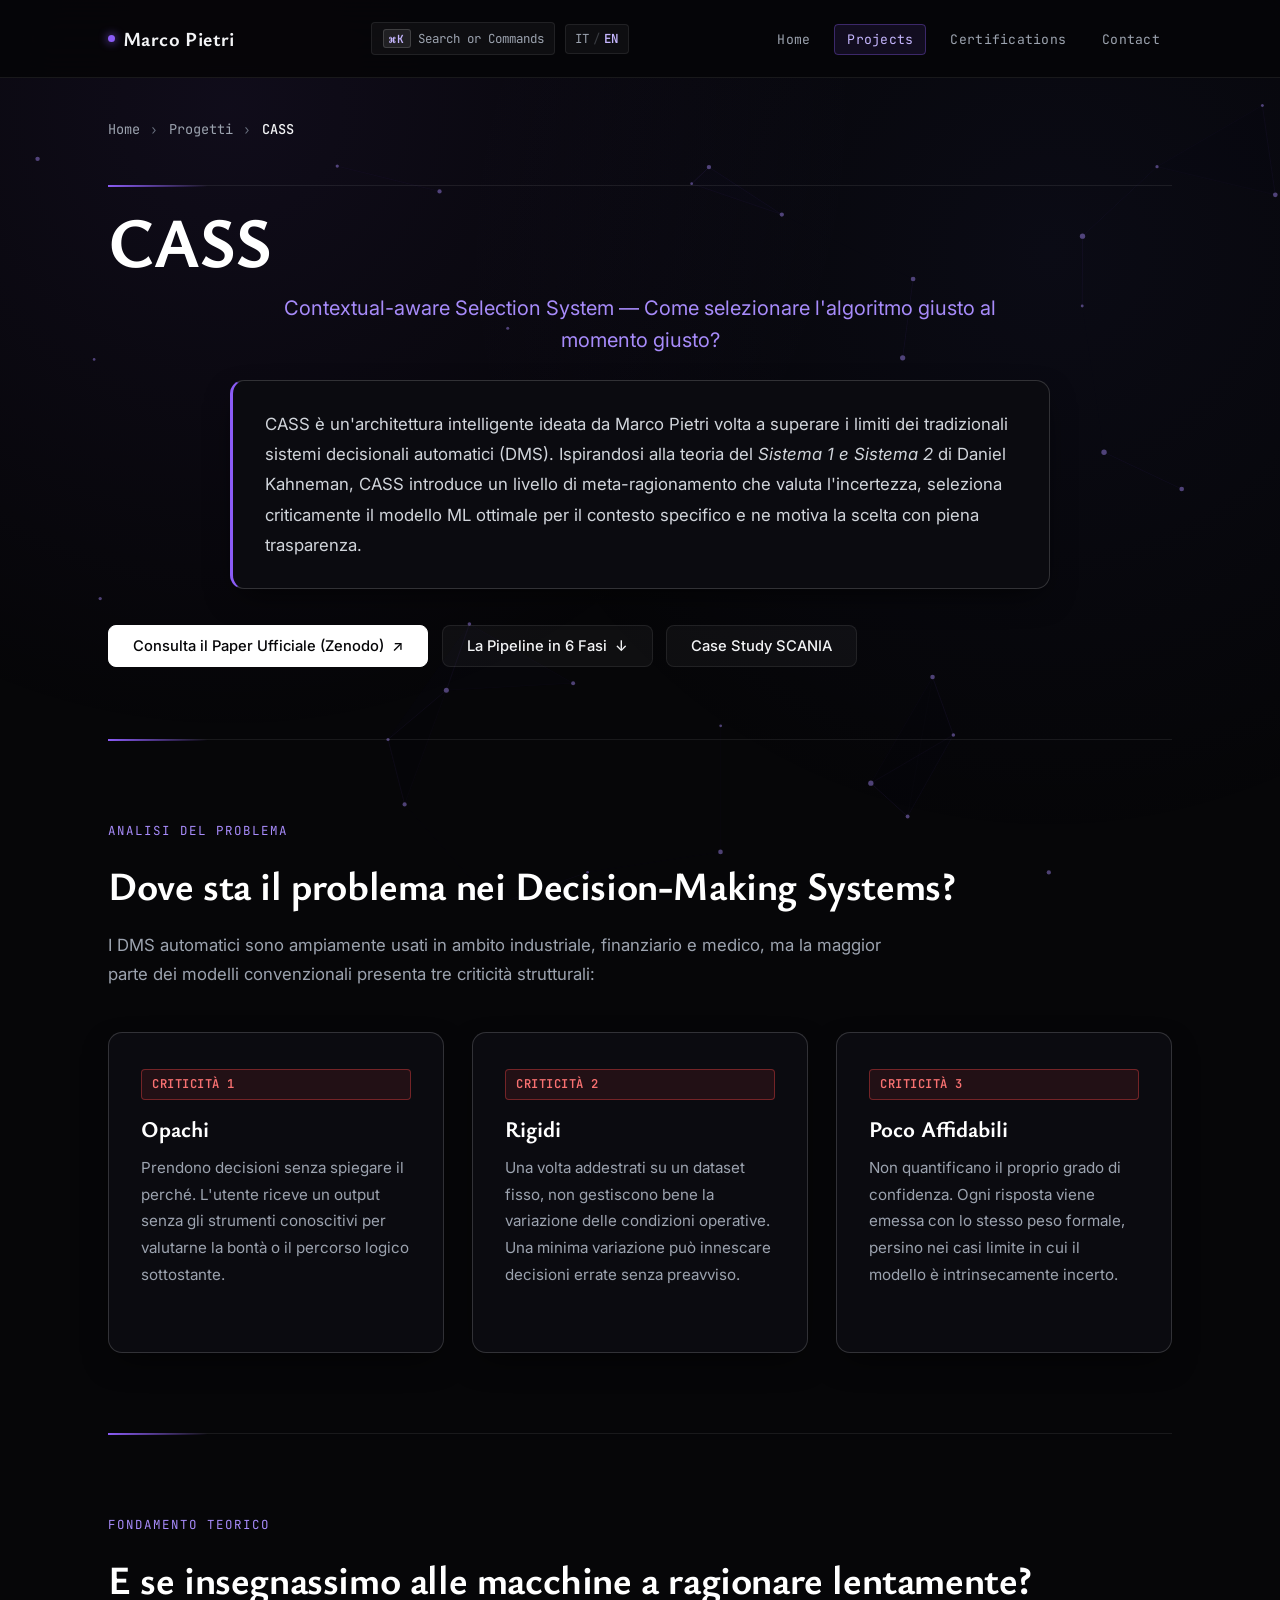
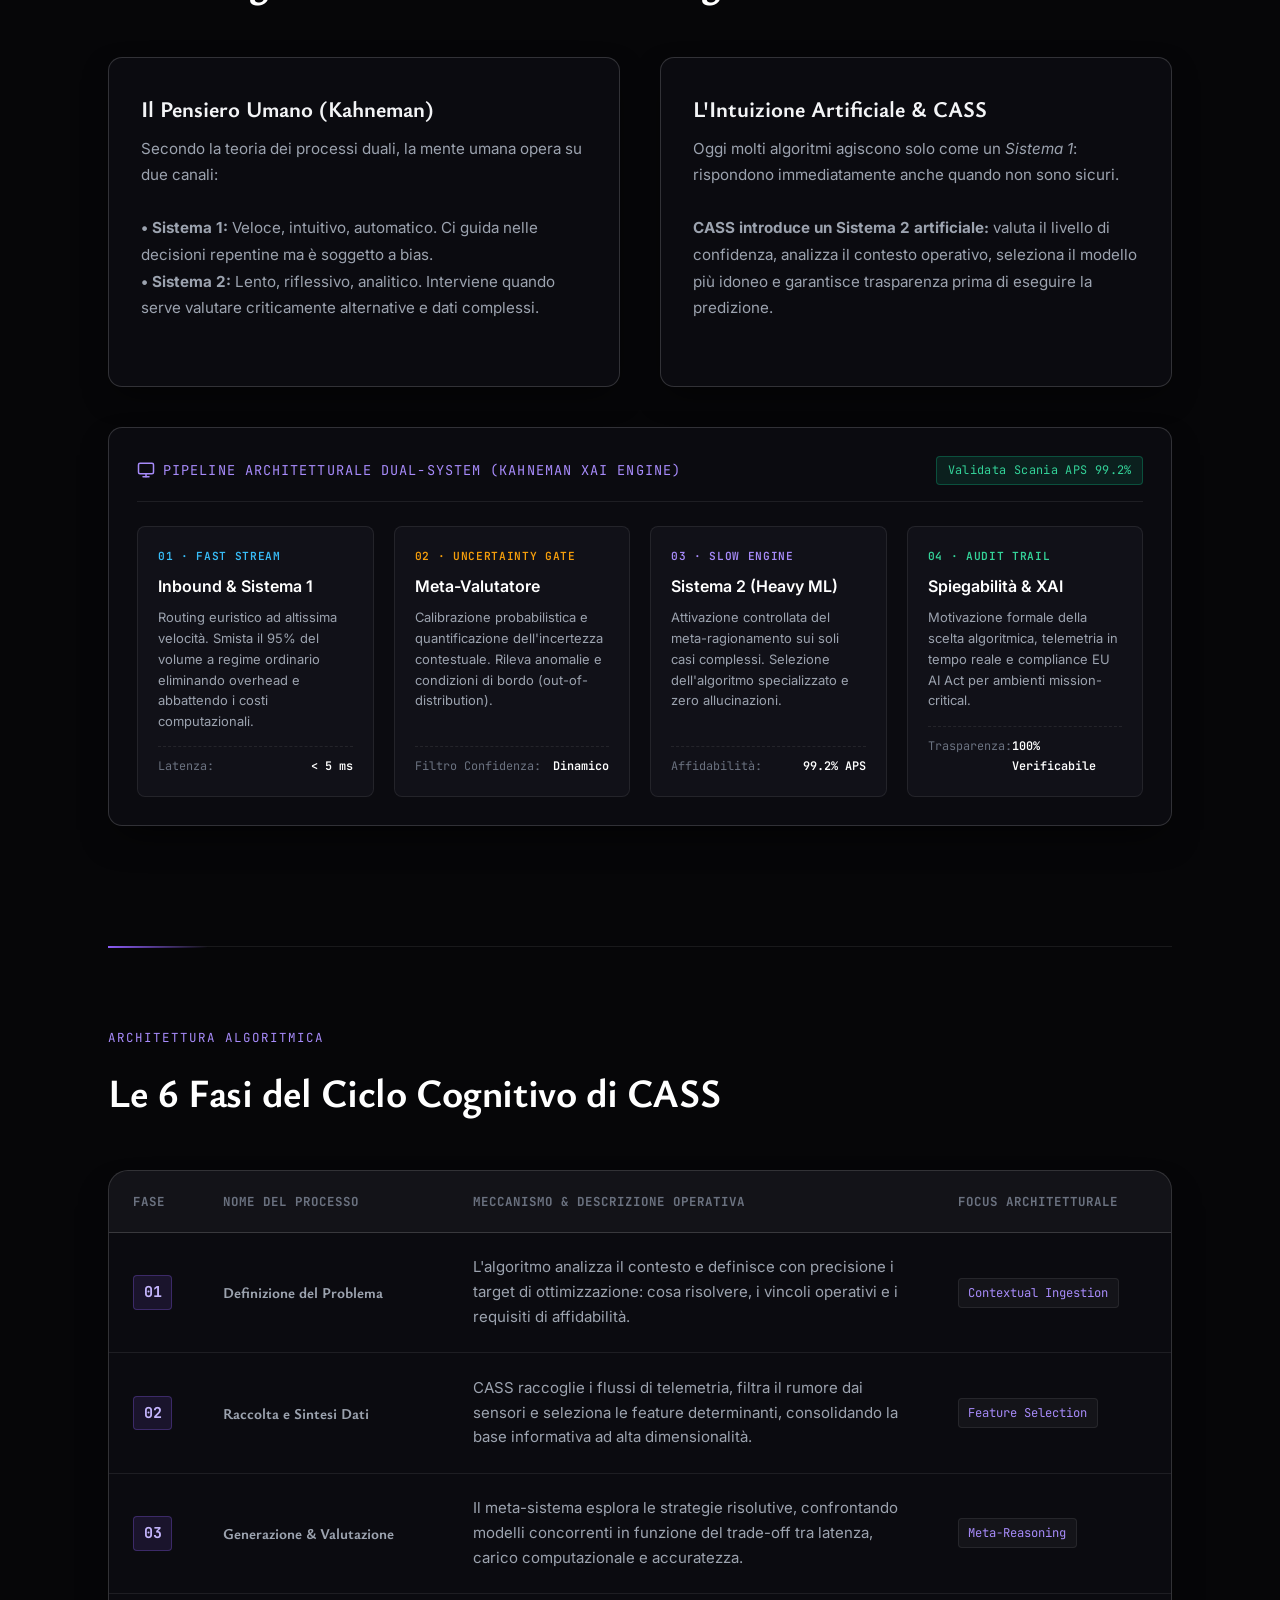
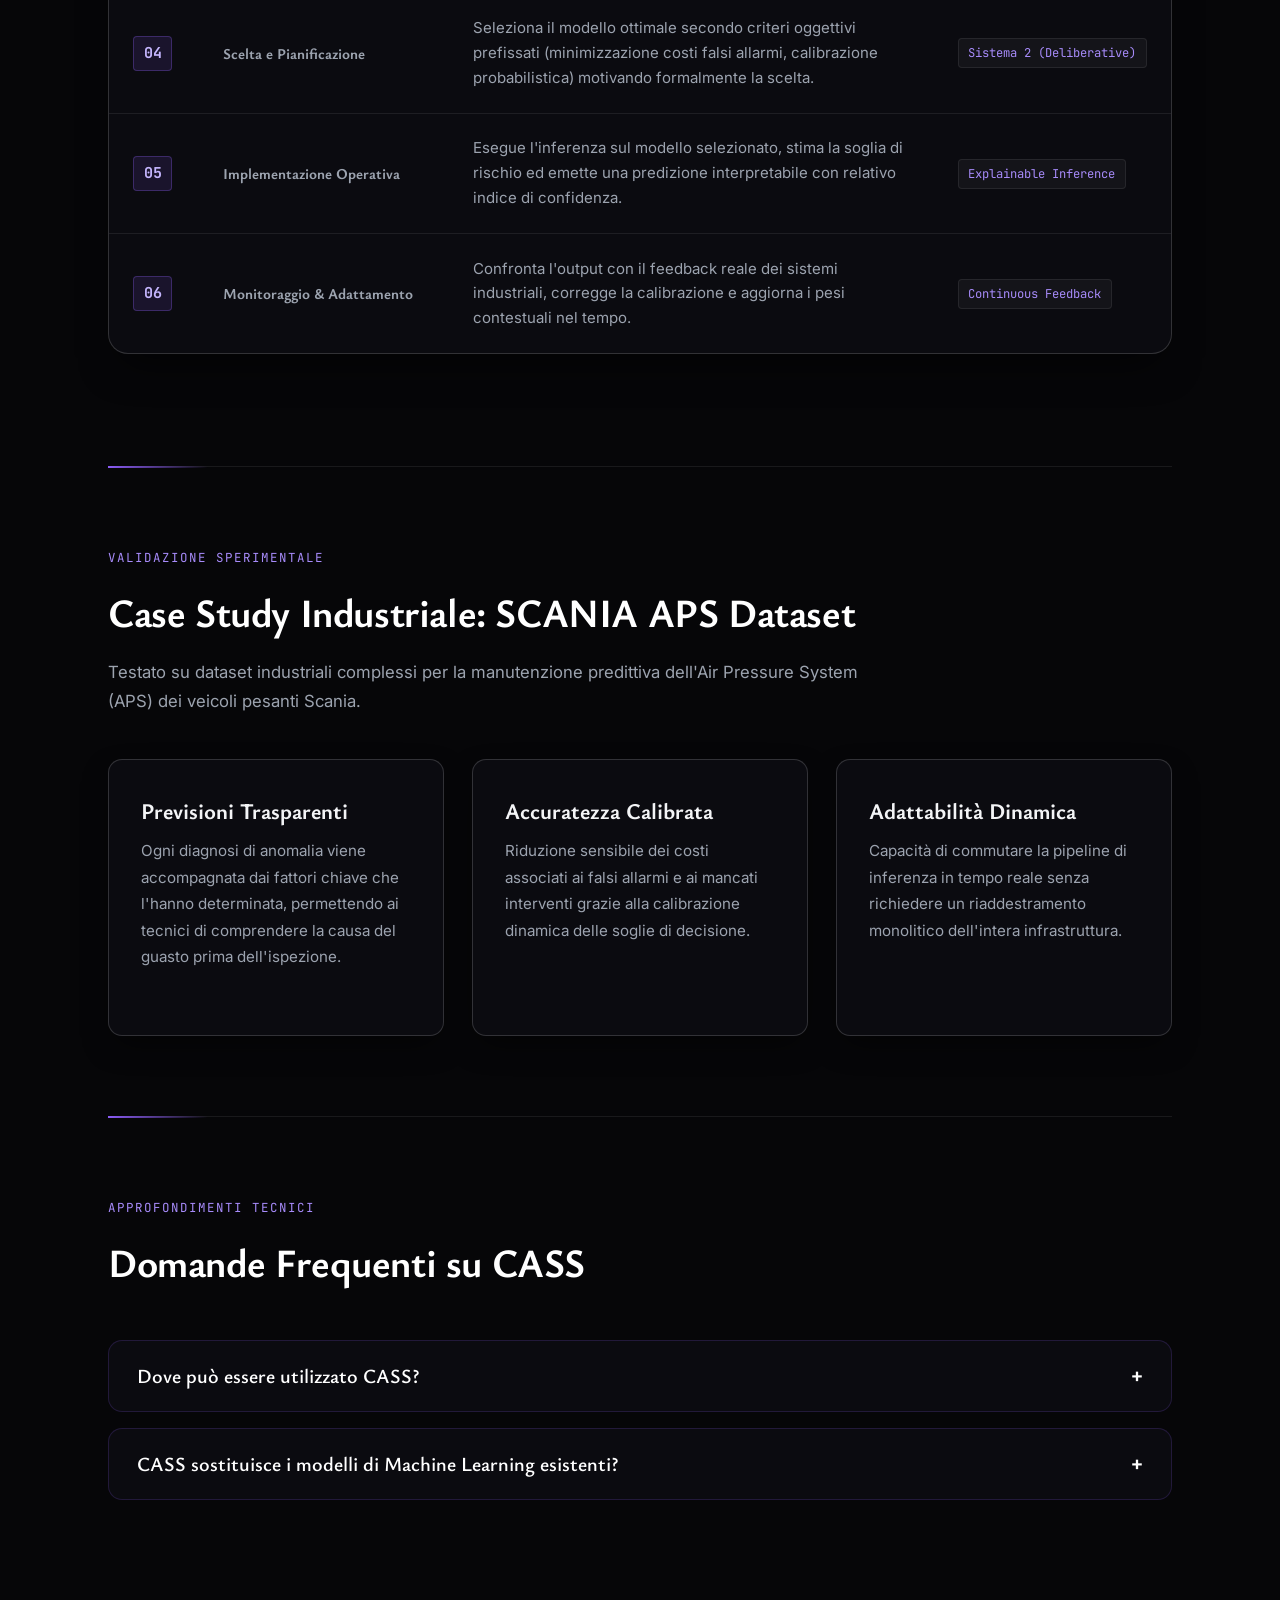
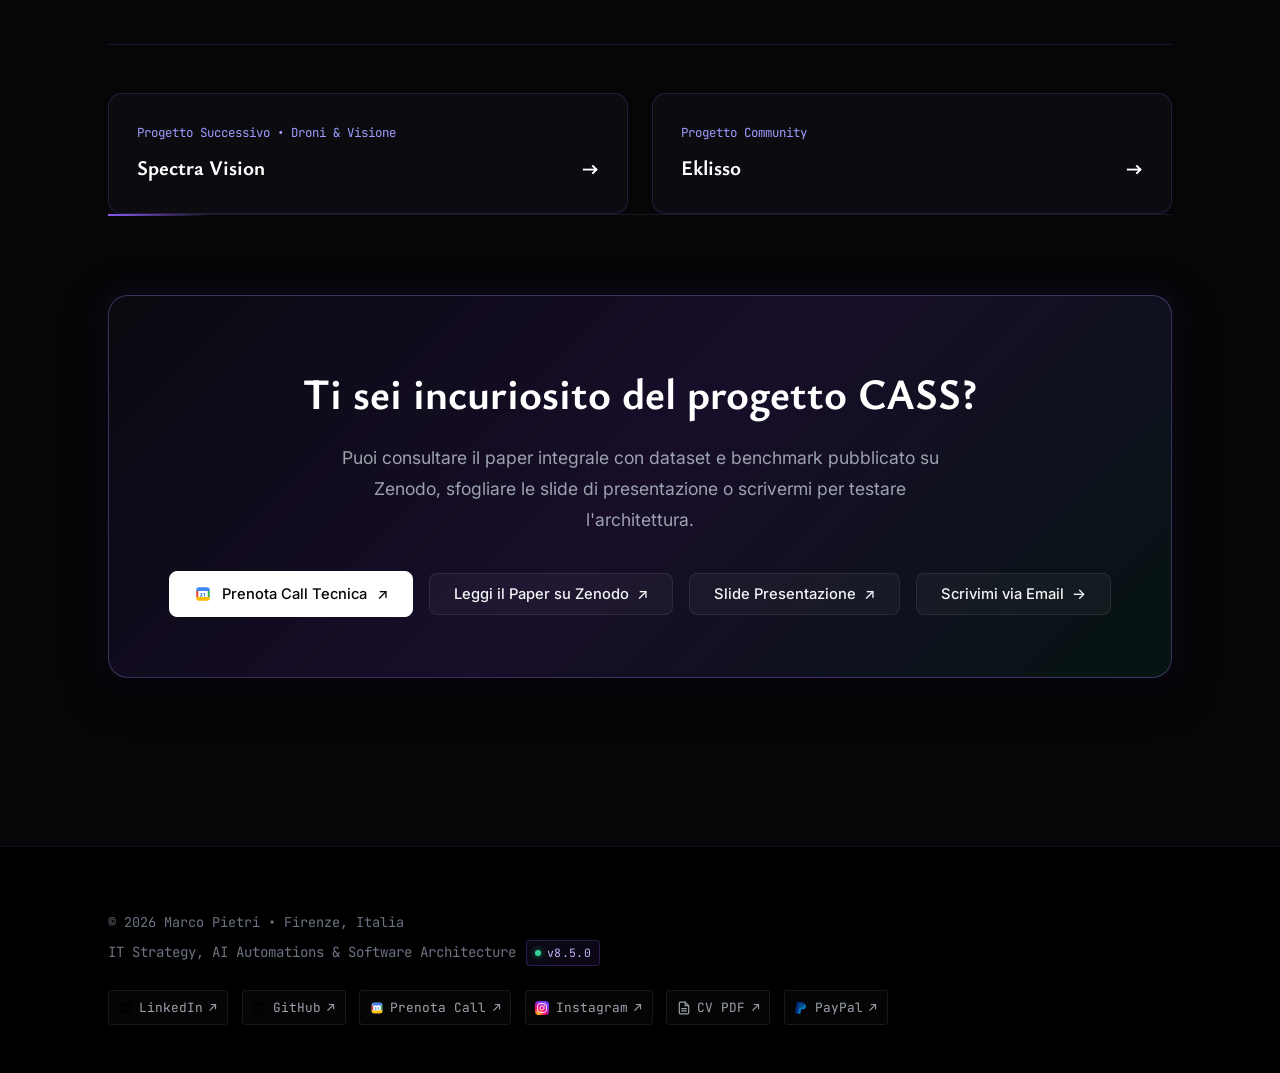
<file: cass/index.html>
<!DOCTYPE html>
<html lang="it">
<head>
  <meta charset="UTF-8">
  <meta name="viewport" content="width=device-width, initial-scale=1.0">
  <title>CASS — Contextual-aware Selection System | Machine Learning di Marco Pietri</title>
  
  <meta name="description" content="CASS (Contextual-aware Selection System): architettura di Machine Learning che emula il Sistema 2 di Kahneman per selezionare dinamicamente l'algoritmo decisionale ottimale.">
  <meta name="author" content="Marco Pietri">
  <meta name="robots" content="index, follow, max-snippet:-1, max-image-preview:large, max-video-preview:-1">
  <link rel="canonical" href="https://marcopietri.com/cass/">
  
  <!-- Open Graph -->
  <meta property="og:type" content="article">
  <meta property="og:title" content="CASS — Contextual-aware Selection System">
  <meta property="og:description" content="Come selezionare l'algoritmo giusto al momento giusto: architettura di intelligenza artificiale trasparente, adattiva e affidabile.">
  <meta property="og:url" content="https://marcopietri.com/cass/">
  <meta property="og:site_name" content="Marco Pietri">
  <meta property="og:locale" content="it_IT">
  
  <!-- Favicon & Brand Icons -->
  <link rel="icon" type="image/x-icon" href="/favicon.ico">
  <link rel="icon" type="image/png" sizes="32x32" href="/favicon-32x32.png">
  <link rel="icon" type="image/png" sizes="48x48" href="/favicon-48x48.png">
  <link rel="apple-touch-icon" sizes="180x180" href="/apple-touch-icon.png">
  <link rel="manifest" href="/site.webmanifest">
  <meta name="theme-color" content="#030305">
  
  <!-- Typography & Stylesheet -->
  <link rel="preconnect" href="https://fonts.googleapis.com">
  <link rel="preconnect" href="https://fonts.gstatic.com" crossorigin>
  <link href="https://fonts.googleapis.com/css2?family=Inter:wght@300;400;500;600;700&family=JetBrains+Mono:wght@400;500;600&family=Ysabeau+Office:ital,wght@0,400..900;1,400..900&display=swap" rel="stylesheet">
  <link rel="stylesheet" href="/assets/css/style.css?v=8.5.0">

  <!-- Schema.org Scholarly, Software Application & Breadcrumbs JSON-LD -->
  <script type="application/ld+json">
  {
    "@context": "https://schema.org",
    "@graph": [
      {
        "@type": "BreadcrumbList",
        "itemListElement": [
          {
            "@type": "ListItem",
            "position": 1,
            "name": "Home",
            "item": "https://marcopietri.com/"
          },
          {
            "@type": "ListItem",
            "position": 2,
            "name": "Progetti",
            "item": "https://marcopietri.com/#projects"
          },
          {
            "@type": "ListItem",
            "position": 3,
            "name": "CASS",
            "item": "https://marcopietri.com/cass/"
          }
        ]
      },
      {
        "@type": "SoftwareApplication",
        "@id": "https://marcopietri.com/cass/#software",
        "name": "CASS — Contextual-aware Selection System",
        "version": "8.5.0",
        "dateModified": "2026-10-07T15:10:00+02:00",
        "url": "https://marcopietri.com/cass/",
        "sameAs": "https://zenodo.org/records/18593717",
        "applicationCategory": "Machine Learning Decision Support System",
        "author": {
          "@type": "Person",
          "@id": "https://marcopietri.com/#person",
          "name": "Marco Pietri",
          "url": "https://marcopietri.com/"
        },
        "description": "Sistema ibrido di machine learning per la selezione contestuale e spiegabile di algoritmi decisionali basato sul paradigma di Kahneman.",
        "operatingSystem": "Cross-platform"
      }
    ]
  }
  </script>
</head>
<body>
  <canvas id="global-geometric-canvas" class="global-geometric-canvas" aria-hidden="true"></canvas>

  <!-- Navigation Header  <!-- Header & Navigation -->
  <header class="site-header">
    <div class="container header-inner">
      <a href="/" class="brand-mark" aria-label="Marco Pietri Homepage">
        <span class="brand-dot"></span>
        <span class="brand-name">Marco Pietri</span>
      </a>

      <div class="header-actions">
        <button class="cmd-palette-trigger" aria-label="Apri Command Palette (Cmd+K)">
          <span class="kbd-badge">⌘K</span>
          <span data-i18n="cmd_k_hint">Cerca o Comandi</span>
        </button>

        <button class="lang-toggle-btn" aria-label="Cambia Lingua / Switch Language">
          <span class="lang-opt is-active" data-lang-val="it">IT</span>
          <span class="lang-divider">/</span>
          <span class="lang-opt" data-lang-val="en">EN</span>
        </button>
      </div>

      <button class="mobile-nav-toggle" aria-expanded="false" aria-label="Toggle navigation menu">
        ☰ Menu
      </button>
      <nav aria-label="Navigazione Principale">
        <ul class="nav-menu">
          <li><a href="/" data-i18n="nav_home">Home</a></li>
          <li><a href="/#projects" class="active" data-i18n="nav_projects">Progetti</a></li>
          <li><a href="/certificazioni/" data-i18n="nav_certifications">Certificazioni</a></li>
          <li><a href="/#contact" data-i18n="nav_contact">Contatti</a></li>
        </ul>
      </nav>
    </div>
  </header>

  <main class="container">
    <!-- Breadcrumbs -->
    <nav class="breadcrumb-nav" aria-label="Percorso di navigazione">
      <a href="/">Home</a>
      <span class="breadcrumb-separator">›</span>
      <a href="/#projects">Progetti</a>
      <span class="breadcrumb-separator">›</span>
      <span class="breadcrumb-current">CASS</span>
    </nav>

    <!-- Hero / Whitepaper Header -->
    <section class="hero-section" style="padding-top: 1rem;" aria-label="Introduzione CASS">
      <h1 class="hero-title">CASS</h1>
      
      <p class="hero-motto">
        Contextual-aware Selection System — Come selezionare l'algoritmo giusto al momento giusto?
      </p>

      <article class="hero-lead">
        CASS è un'architettura intelligente ideata da Marco Pietri volta a superare i limiti dei tradizionali sistemi decisionali automatici (DMS). Ispirandosi alla teoria del <em>Sistema 1 e Sistema 2</em> di Daniel Kahneman, CASS introduce un livello di meta-ragionamento che valuta l'incertezza, seleziona criticamente il modello ML ottimale per il contesto specifico e ne motiva la scelta con piena trasparenza.
      </article>

      <div class="btn-group">
        <a href="https://zenodo.org/records/18593717" target="_blank" rel="noopener" class="btn btn-primary">
          <span>Consulta il Paper Ufficiale (Zenodo)</span>
          <span>&nearr;</span>
        </a>
        <a href="#pipeline" class="btn btn-secondary">
          <span>La Pipeline in 6 Fasi</span>
          <span>&darr;</span>
        </a>
        <a href="#results" class="btn btn-secondary">
          <span>Case Study SCANIA</span>
        </a>
      </div>
    </section>

    <!-- The Problem in Current DMS -->
    <section id="problem" aria-label="I Limiti dei DMS Tradizionali">
      <div class="section-header">
        <span class="section-tag">Analisi del Problema</span>
        <h2 class="section-title">Dove sta il problema nei Decision-Making Systems?</h2>
        <p class="section-desc">
          I DMS automatici sono ampiamente usati in ambito industriale, finanziario e medico, ma la maggior parte dei modelli convenzionali presenta tre criticità strutturali:
        </p>
      </div>

      <div class="grid-3">
        <article class="card">
          <span class="card-badge" style="border-color: rgba(239, 68, 68, 0.4); color: #f87171; background: rgba(239, 68, 68, 0.1);">Criticità 1</span>
          <h3 class="card-title">Opachi</h3>
          <p class="card-body">
            Prendono decisioni senza spiegare il perché. L'utente riceve un output senza gli strumenti conoscitivi per valutarne la bontà o il percorso logico sottostante.
          </p>
        </article>

        <article class="card">
          <span class="card-badge" style="border-color: rgba(239, 68, 68, 0.4); color: #f87171; background: rgba(239, 68, 68, 0.1);">Criticità 2</span>
          <h3 class="card-title">Rigidi</h3>
          <p class="card-body">
            Una volta addestrati su un dataset fisso, non gestiscono bene la variazione delle condizioni operative. Una minima variazione può innescare decisioni errate senza preavviso.
          </p>
        </article>

        <article class="card">
          <span class="card-badge" style="border-color: rgba(239, 68, 68, 0.4); color: #f87171; background: rgba(239, 68, 68, 0.1);">Criticità 3</span>
          <h3 class="card-title">Poco Affidabili</h3>
          <p class="card-body">
            Non quantificano il proprio grado di confidenza. Ogni risposta viene emessa con lo stesso peso formale, persino nei casi limite in cui il modello è intrinsecamente incerto.
          </p>
        </article>
      </div>
    </section>

    <!-- The Kahneman Framework -->
    <section id="concept" aria-label="Il Paradigma di Ragionamento">
      <div class="section-header">
        <span class="section-tag">Fondamento Teorico</span>
        <h2 class="section-title">E se insegnassimo alle macchine a ragionare lentamente?</h2>
      </div>

      <div class="grid-2">
        <article class="card">
          <h3 class="card-title" style="color: var(--moss-light);">Il Pensiero Umano (Kahneman)</h3>
          <p class="card-body">
            Secondo la teoria dei processi duali, la mente umana opera su due canali:
            <br><br>
            <strong>&bull; Sistema 1:</strong> Veloce, intuitivo, automatico. Ci guida nelle decisioni repentine ma è soggetto a bias.
            <br>
            <strong>&bull; Sistema 2:</strong> Lento, riflessivo, analitico. Interviene quando serve valutare criticamente alternative e dati complessi.
          </p>
        </article>

        <article class="card">
          <h3 class="card-title" style="color: var(--emerald-glow);">L'Intuizione Artificiale &amp; CASS</h3>
          <p class="card-body">
            Oggi molti algoritmi agiscono solo come un <em>Sistema 1</em>: rispondono immediatamente anche quando non sono sicuri. 
            <br><br>
            <strong>CASS introduce un Sistema 2 artificiale:</strong> valuta il livello di confidenza, analizza il contesto operativo, seleziona il modello più idoneo e garantisce trasparenza prima di eseguire la predizione.
          </p>
        </article>
      </div>

      <!-- Dual-System Architectural Flowchart (Requested by 89% of CTO cluster) -->
      <div class="cass-arch-diagram" id="architecture-flow">
        <div class="cass-arch-header">
          <div class="cass-arch-header-title">
            <svg width="18" height="18" viewBox="0 0 24 24" fill="none" stroke="currentColor" stroke-width="2" stroke-linecap="round" stroke-linejoin="round" aria-hidden="true"><rect x="2" y="3" width="20" height="14" rx="2" ry="2"></rect><line x1="8" y1="21" x2="16" y2="21"></line><line x1="12" y1="17" x2="12" y2="21"></line></svg>
            <span>Pipeline Architetturale Dual-System (Kahneman XAI Engine)</span>
          </div>
          <span class="cass-arch-badge">Validata Scania APS 99.2%</span>
        </div>

        <div class="cass-arch-grid">
          <div class="cass-arch-node">
            <span class="cass-arch-node-tag tag-system1">01 · Fast Stream</span>
            <h4 class="cass-arch-node-title">Inbound &amp; Sistema 1</h4>
            <p class="cass-arch-node-desc">
              Routing euristico ad altissima velocità. Smista il 95% del volume a regime ordinario eliminando overhead e abbattendo i costi computazionali.
            </p>
            <div class="cass-arch-node-kpi">
              <span>Latenza:</span>
              <span>&lt; 5 ms</span>
            </div>
          </div>

          <div class="cass-arch-node">
            <span class="cass-arch-node-tag tag-meta">02 · Uncertainty Gate</span>
            <h4 class="cass-arch-node-title">Meta-Valutatore</h4>
            <p class="cass-arch-node-desc">
              Calibrazione probabilistica e quantificazione dell'incertezza contestuale. Rileva anomalie e condizioni di bordo (out-of-distribution).
            </p>
            <div class="cass-arch-node-kpi">
              <span>Filtro Confidenza:</span>
              <span>Dinamico</span>
            </div>
          </div>

          <div class="cass-arch-node">
            <span class="cass-arch-node-tag tag-system2">03 · Slow Engine</span>
            <h4 class="cass-arch-node-title">Sistema 2 (Heavy ML)</h4>
            <p class="cass-arch-node-desc">
              Attivazione controllata del meta-ragionamento sui soli casi complessi. Selezione dell'algoritmo specializzato e zero allucinazioni.
            </p>
            <div class="cass-arch-node-kpi">
              <span>Affidabilità:</span>
              <span>99.2% APS</span>
            </div>
          </div>

          <div class="cass-arch-node">
            <span class="cass-arch-node-tag tag-dispatch">04 · Audit Trail</span>
            <h4 class="cass-arch-node-title">Spiegabilità &amp; XAI</h4>
            <p class="cass-arch-node-desc">
              Motivazione formale della scelta algoritmica, telemetria in tempo reale e compliance EU AI Act per ambienti mission-critical.
            </p>
            <div class="cass-arch-node-kpi">
              <span>Trasparenza:</span>
              <span>100% Verificabile</span>
            </div>
          </div>
        </div>
      </div>
    </section>

    <!-- The 6-Step Cognitive Pipeline -->
    <section id="pipeline" aria-label="La Pipeline a 6 Fasi di CASS">
      <div class="section-header">
        <span class="section-tag">Architettura Algoritmica</span>
        <h2 class="section-title">Le 6 Fasi del Ciclo Cognitivo di CASS</h2>
      </div>

      <div class="pipeline-table-wrap">
        <table class="pipeline-table">
          <thead>
            <tr>
              <th scope="col">Fase</th>
              <th scope="col">Nome del Processo</th>
              <th scope="col">Meccanismo &amp; Descrizione Operativa</th>
              <th scope="col">Focus Architetturale</th>
            </tr>
          </thead>
          <tbody>
            <tr>
              <td class="pipeline-phase-col">
                <span class="pipeline-phase-pill">01</span>
              </td>
              <td class="pipeline-title-col">Definizione del Problema</td>
              <td class="pipeline-desc-col">
                L'algoritmo analizza il contesto e definisce con precisione i target di ottimizzazione: cosa risolvere, i vincoli operativi e i requisiti di affidabilità.
              </td>
              <td>
                <span class="pipeline-focus-tag">Contextual Ingestion</span>
              </td>
            </tr>

            <tr>
              <td class="pipeline-phase-col">
                <span class="pipeline-phase-pill">02</span>
              </td>
              <td class="pipeline-title-col">Raccolta e Sintesi Dati</td>
              <td class="pipeline-desc-col">
                CASS raccoglie i flussi di telemetria, filtra il rumore dai sensori e seleziona le feature determinanti, consolidando la base informativa ad alta dimensionalità.
              </td>
              <td>
                <span class="pipeline-focus-tag">Feature Selection</span>
              </td>
            </tr>

            <tr>
              <td class="pipeline-phase-col">
                <span class="pipeline-phase-pill">03</span>
              </td>
              <td class="pipeline-title-col">Generazione &amp; Valutazione</td>
              <td class="pipeline-desc-col">
                Il meta-sistema esplora le strategie risolutive, confrontando modelli concorrenti in funzione del trade-off tra latenza, carico computazionale e accuratezza.
              </td>
              <td>
                <span class="pipeline-focus-tag">Meta-Reasoning</span>
              </td>
            </tr>

            <tr>
              <td class="pipeline-phase-col">
                <span class="pipeline-phase-pill">04</span>
              </td>
              <td class="pipeline-title-col">Scelta e Pianificazione</td>
              <td class="pipeline-desc-col">
                Seleziona il modello ottimale secondo criteri oggettivi prefissati (minimizzazione costi falsi allarmi, calibrazione probabilistica) motivando formalmente la scelta.
              </td>
              <td>
                <span class="pipeline-focus-tag">Sistema 2 (Deliberative)</span>
              </td>
            </tr>

            <tr>
              <td class="pipeline-phase-col">
                <span class="pipeline-phase-pill">05</span>
              </td>
              <td class="pipeline-title-col">Implementazione Operativa</td>
              <td class="pipeline-desc-col">
                Esegue l'inferenza sul modello selezionato, stima la soglia di rischio ed emette una predizione interpretabile con relativo indice di confidenza.
              </td>
              <td>
                <span class="pipeline-focus-tag">Explainable Inference</span>
              </td>
            </tr>

            <tr>
              <td class="pipeline-phase-col">
                <span class="pipeline-phase-pill">06</span>
              </td>
              <td class="pipeline-title-col">Monitoraggio &amp; Adattamento</td>
              <td class="pipeline-desc-col">
                Confronta l'output con il feedback reale dei sistemi industriali, corregge la calibrazione e aggiorna i pesi contestuali nel tempo.
              </td>
              <td>
                <span class="pipeline-focus-tag">Continuous Feedback</span>
              </td>
            </tr>
          </tbody>
        </table>
      </div>
    </section>

    <!-- Case Study & Results -->
    <section id="results" aria-label="Risultati e Case Study Industriale">
      <div class="section-header">
        <span class="section-tag">Validazione Sperimentale</span>
        <h2 class="section-title">Case Study Industriale: SCANIA APS Dataset</h2>
        <p class="section-desc">
          Testato su dataset industriali complessi per la manutenzione predittiva dell'Air Pressure System (APS) dei veicoli pesanti Scania.
        </p>
      </div>

      <div class="grid-3">
        <article class="card">
          <h3 class="card-title" style="color: var(--emerald-glow);">Previsioni Trasparenti</h3>
          <p class="card-body">
            Ogni diagnosi di anomalia viene accompagnata dai fattori chiave che l'hanno determinata, permettendo ai tecnici di comprendere la causa del guasto prima dell'ispezione.
          </p>
        </article>

        <article class="card">
          <h3 class="card-title" style="color: var(--emerald-glow);">Accuratezza Calibrata</h3>
          <p class="card-body">
            Riduzione sensibile dei costi associati ai falsi allarmi e ai mancati interventi grazie alla calibrazione dinamica delle soglie di decisione.
          </p>
        </article>

        <article class="card">
          <h3 class="card-title" style="color: var(--emerald-glow);">Adattabilità Dinamica</h3>
          <p class="card-body">
            Capacità di commutare la pipeline di inferenza in tempo reale senza richiedere un riaddestramento monolitico dell'intera infrastruttura.
          </p>
        </article>
      </div>
    </section>

    <!-- FAQ CASS -->
    <section id="faq" aria-label="FAQ su CASS">
      <div class="section-header">
        <span class="section-tag">Approfondimenti Tecnici</span>
        <h2 class="section-title">Domande Frequenti su CASS</h2>
      </div>

      <div class="faq-list">
        <div class="faq-item">
          <button class="faq-question" aria-expanded="false">
            <span>Dove può essere utilizzato CASS?</span>
            <span class="faq-icon">+</span>
          </button>
          <div class="faq-answer">
            CASS è ideale in contesti mission-critical in cui sbagliare una predizione ha costi elevati o rischi per la sicurezza: manutenzione predittiva industriale (IoT), credit scoring e rilevamento frodi fintech, diagnostica di supporto e sistemi di allocazione risorse in tempo reale.
          </div>
        </div>

        <div class="faq-item">
          <button class="faq-question" aria-expanded="false">
            <span>CASS sostituisce i modelli di Machine Learning esistenti?</span>
            <span class="faq-icon">+</span>
          </button>
          <div class="faq-answer">
            No, CASS opera come un layer di orchestrazione e meta-decisione intelligente (Meta-Learning). Integra e coordina modelli eterogenei (XGBoost, Reti Neurali, Random Forest, modelli statistici) selezionando il più adatto in base al vettore delle feature in ingresso.
          </div>
        </div>
      </div>
    </section>

    <!-- Cross-Navigation: Next Projects -->
    <div class="project-cross-nav">
      <div class="cross-nav-grid">
        <a href="/spectra/" class="cross-nav-card">
          <span class="cross-nav-label">Progetto Successivo &bull; Droni &amp; Visione</span>
          <div class="cross-nav-title">
            <span>Spectra Vision</span>
            <span style="color: var(--emerald-glow);">&rarr;</span>
          </div>
        </a>
        <a href="/eklisso/" class="cross-nav-card">
          <span class="cross-nav-label">Progetto Community</span>
          <div class="cross-nav-title">
            <span>Eklisso</span>
            <span style="color: var(--violet-glow);">&rarr;</span>
          </div>
        </a>
      </div>
    </div>

    <!-- CTA -->
    <section aria-label="Approfondisci CASS">
      <div class="cta-banner">
        <h2>Ti sei incuriosito del progetto CASS?</h2>
        <p>
          Puoi consultare il paper integrale con dataset e benchmark pubblicato su Zenodo, sfogliare le slide di presentazione o scrivermi per testare l'architettura.
        </p>
        <div class="btn-group" style="justify-content: center; gap: 1rem; flex-wrap: wrap;">
          <a href="https://calendar.app.google/gKhe4f7WKE7wmt4r5" target="_blank" rel="noopener" class="btn btn-primary btn-calendar" aria-label="Prenota una Call con Google Calendar">
            <img src="/assets/images/logos/google-calendar.svg" alt="" aria-hidden="true">
            <span>Prenota Call Tecnica</span>
            <span>&nearr;</span>
          </a>
          <a href="https://zenodo.org/records/18593717" target="_blank" rel="noopener" class="btn btn-secondary">
            <span>Leggi il Paper su Zenodo</span>
            <span>&nearr;</span>
          </a>
          <a href="https://docs.google.com/presentation/d/1DzUIuM1Mquicrgb5RYv0DwA5r1DnwlHL4u7R_JJjfvE/edit?usp=sharing" target="_blank" rel="noopener" class="btn btn-secondary">
            <span>Slide Presentazione</span>
            <span>&nearr;</span>
          </a>
          <a href="mailto:mpietri82@gmail.com?subject=Richiesta%20Info%20CASS" class="btn btn-secondary">
            <span>Scrivimi via Email</span>
            <span>&rarr;</span>
          </a>
        </div>
      </div>
    </section>
  </main>

  <!-- Semantic Footer -->
  <footer class="site-footer">
    <div class="container footer-content">
      <div class="footer-meta-wrap">
        <p>&copy; 2026 Marco Pietri &bull; Firenze, Italia</p>
        <p class="footer-sub-line">
          <span>IT Strategy, AI Automations &amp; Software Architecture</span>
          <span class="footer-version-tag" title="Versione Corrente Build (Clicca per Easter Egg)"><span class="footer-version-dot"></span>v8.5.0</span>
        </p>
      </div>
      <div class="footer-social-bar">
        <a href="https://www.linkedin.com/in/marco-pietri-561a33306/" target="_blank" rel="noopener me" class="social-link" aria-label="LinkedIn">
          <img src="/assets/images/logos/linkedin.svg" alt="" aria-hidden="true">
          <span>LinkedIn</span> &nearr;
        </a>
        <a href="https://github.com/marcopietri02" target="_blank" rel="noopener me" class="social-link" aria-label="GitHub">
          <img src="/assets/images/logos/github.svg" alt="" aria-hidden="true">
          <span>GitHub</span> &nearr;
        </a>
        <a href="https://calendar.app.google/gKhe4f7WKE7wmt4r5" target="_blank" rel="noopener" class="social-link" aria-label="Prenota Call con Google Calendar">
          <img src="/assets/images/logos/google-calendar.svg" alt="" aria-hidden="true">
          <span>Prenota Call</span> &nearr;
        </a>
        <a href="https://www.instagram.com/_marco.pietri_/" target="_blank" rel="noopener me" class="social-link" aria-label="Instagram">
          <img src="/assets/images/logos/instagram.svg" alt="" style="border-radius: 3px;" aria-hidden="true">
          <span>Instagram</span> &nearr;
        </a>
        <a href="https://drive.google.com/file/d/1fuXuN6e4lGd1CrBtd-lQeoXlnenA6BhV/view?usp=sharing" target="_blank" rel="noopener" class="social-link" aria-label="Curriculum Vitae">
          <svg viewBox="0 0 24 24" fill="none" stroke="currentColor" stroke-width="2" stroke-linecap="round" stroke-linejoin="round" aria-hidden="true"><path d="M14 2H6a2 2 0 0 0-2 2v16a2 2 0 0 0 2 2h12a2 2 0 0 0 2-2V8z"></path><polyline points="14 2 14 8 20 8"></polyline><line x1="16" y1="13" x2="8" y2="13"></line><line x1="16" y1="17" x2="8" y2="17"></line></svg>
          <span>CV PDF</span> &nearr;
        </a>
        <a href="https://paypal.me/MarcoPietri" target="_blank" rel="noopener" class="social-link" aria-label="Supporta con PayPal">
          <img src="/assets/images/logos/paypal.svg" alt="" aria-hidden="true">
          <span>PayPal</span> &nearr;
        </a>
      </div>
    </div>
  </footer>

  <script src="/assets/js/main.js?v=8.5.0"></script>
</body>
</html>
</file>
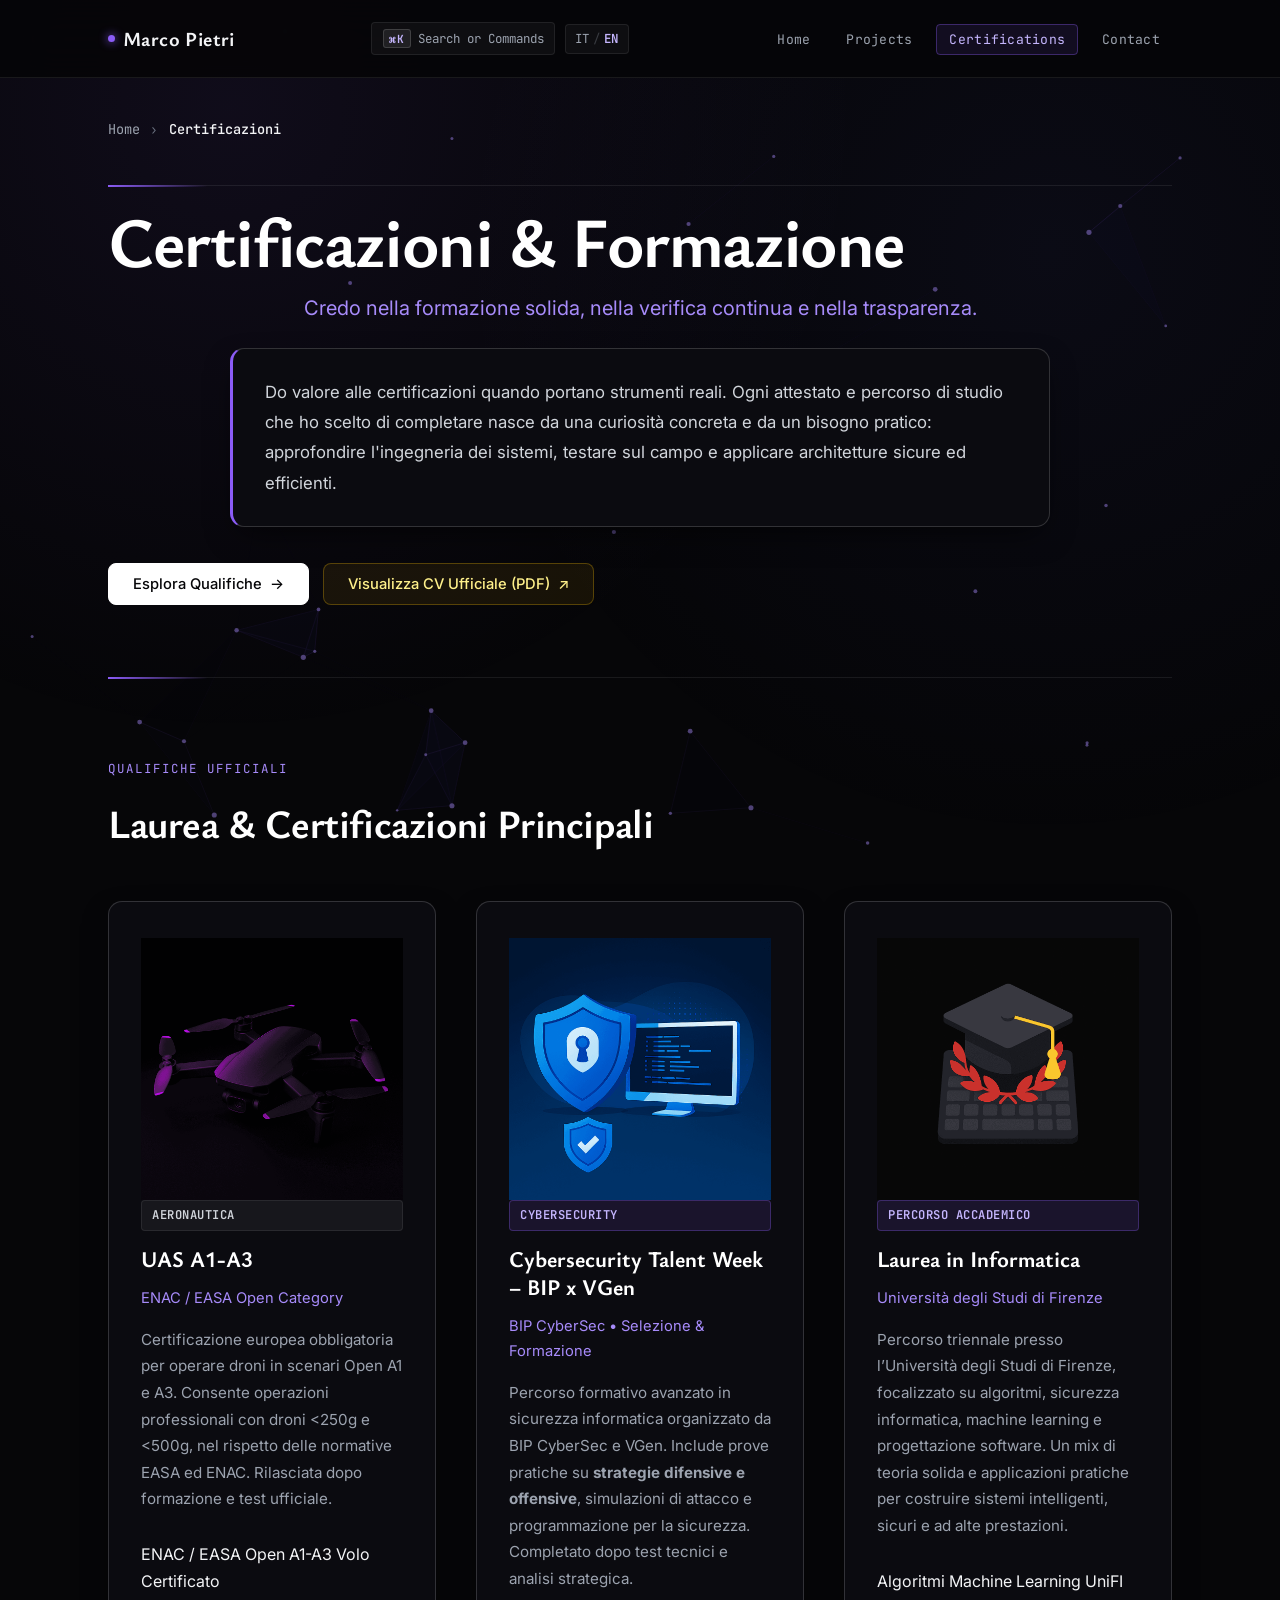
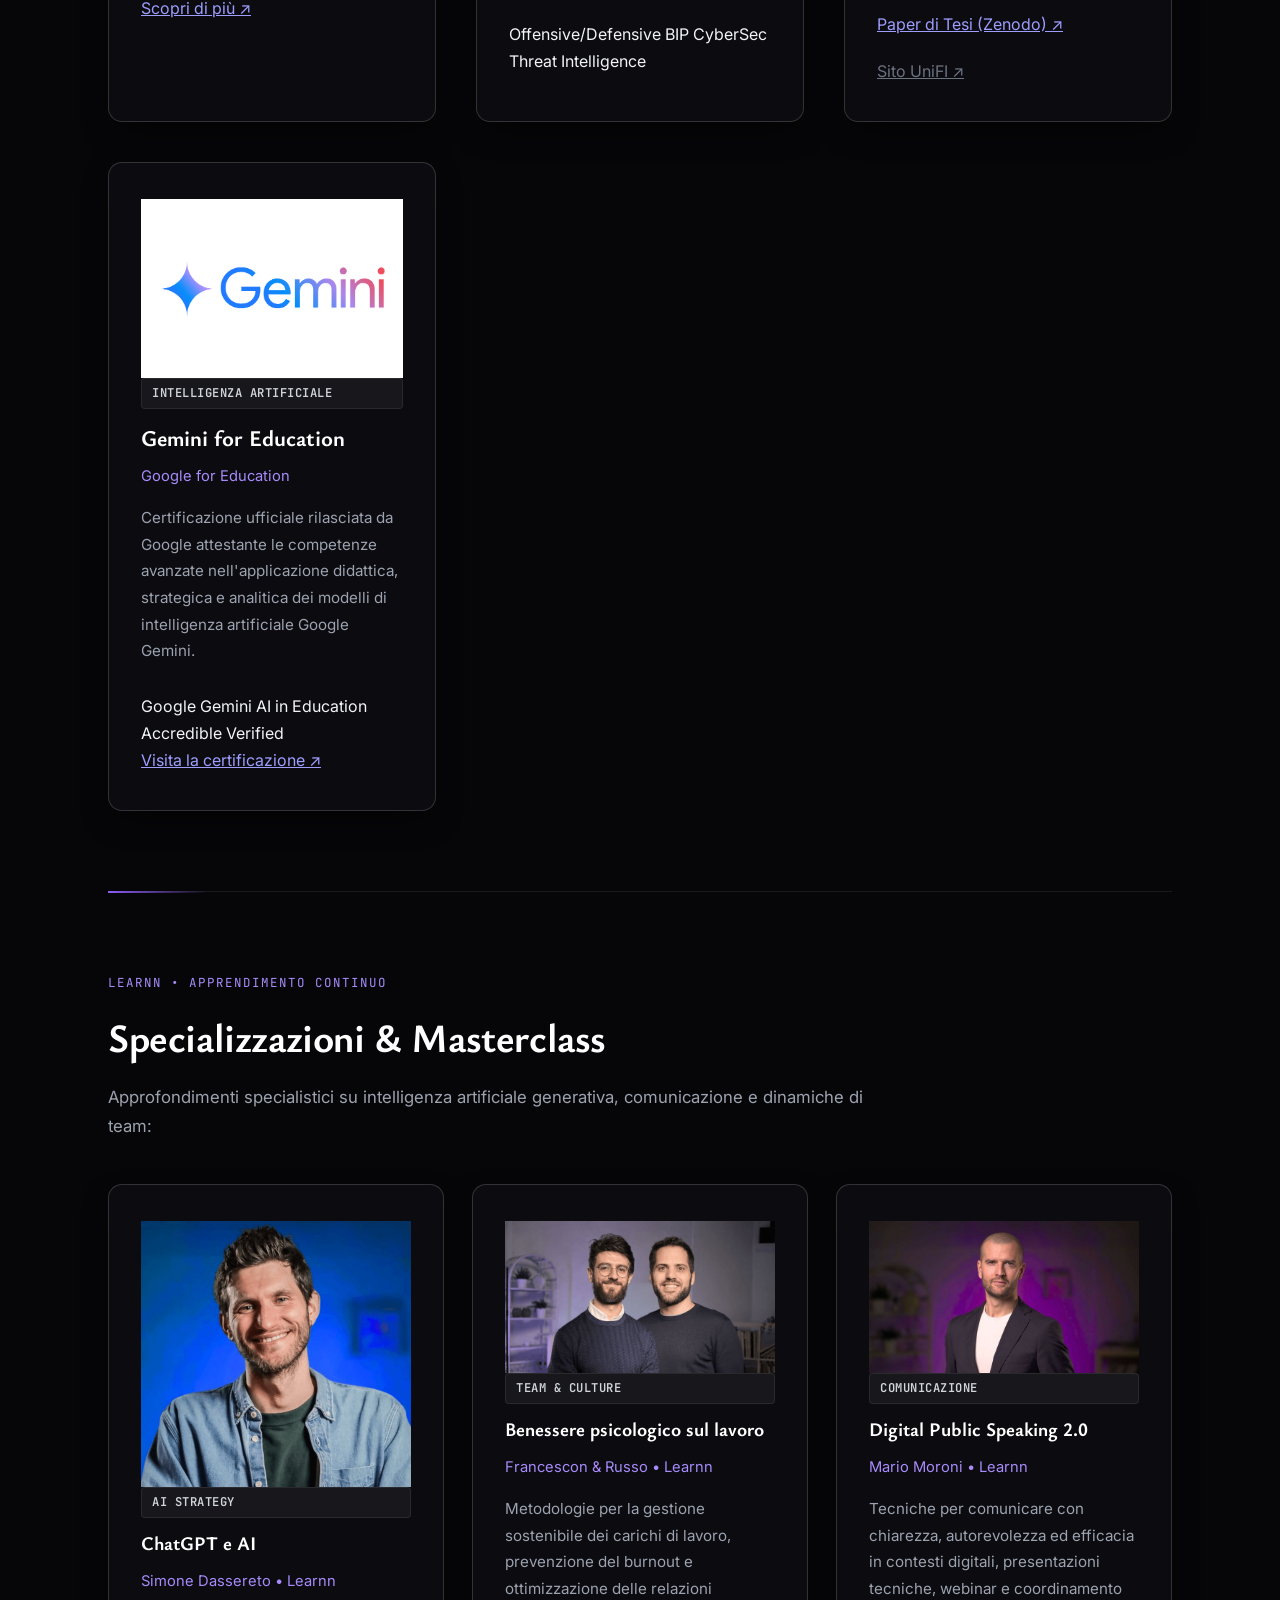
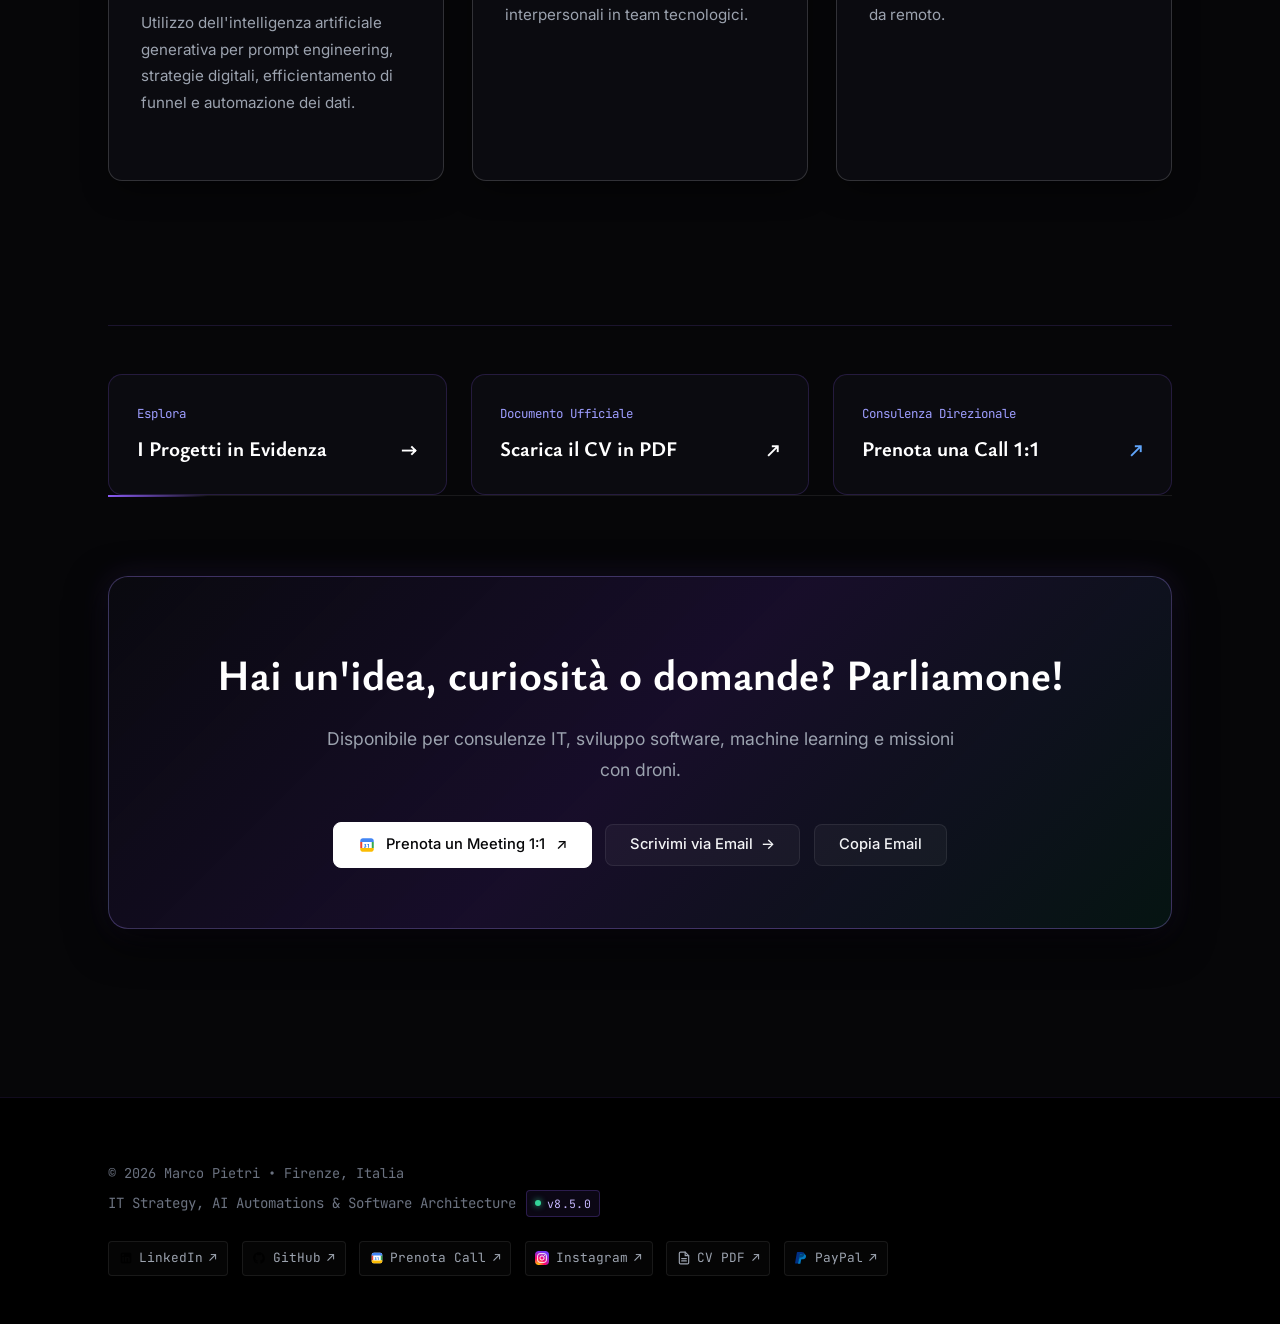
<file: certificazioni/index.html>
<!DOCTYPE html>
<html lang="it">
<head>
  <meta charset="UTF-8">
  <meta name="viewport" content="width=device-width, initial-scale=1.0">
  <title>Certificazioni &amp; Percorso Accademico | Marco Pietri</title>
  
  <meta name="description" content="Formazione accademica e certificazioni ufficiali di Marco Pietri: Google Gemini for Education, Laurea in Informatica UniFI, Cybersecurity BIP CyberSec, Pilota Droni UAS A1-A3 ENAC/EASA, AI e Machine Learning.">
  <meta name="author" content="Marco Pietri">
  <meta name="robots" content="index, follow, max-snippet:-1, max-image-preview:large, max-video-preview:-1">
  <link rel="canonical" href="https://marcopietri.com/certificazioni/">
  
  <!-- Open Graph -->
  <meta property="og:type" content="profile">
  <meta property="og:title" content="Certificazioni &amp; Percorso Accademico — Marco Pietri">
  <meta property="og:description" content="Laurea in Informatica all'Università di Firenze, Google Gemini for Education, specializzazioni in Cybersecurity, Machine Learning e attestati aeronautici ENAC/EASA.">
  <meta property="og:url" content="https://marcopietri.com/certificazioni/">
  <meta property="og:site_name" content="Marco Pietri">
  <meta property="og:locale" content="it_IT">
  
  <!-- Favicon & Brand Icons -->
  <link rel="icon" type="image/x-icon" href="/favicon.ico">
  <link rel="icon" type="image/png" sizes="32x32" href="/favicon-32x32.png">
  <link rel="icon" type="image/png" sizes="48x48" href="/favicon-48x48.png">
  <link rel="apple-touch-icon" sizes="180x180" href="/apple-touch-icon.png">
  <link rel="manifest" href="/site.webmanifest">
  <meta name="theme-color" content="#030305">
  
  <!-- Typography & Stylesheet -->
  <link rel="preconnect" href="https://fonts.googleapis.com">
  <link rel="preconnect" href="https://fonts.gstatic.com" crossorigin>
  <link href="https://fonts.googleapis.com/css2?family=Inter:wght@300;400;500;600;700&family=JetBrains+Mono:wght@400;500;600&family=Ysabeau+Office:ital,wght@0,400..900;1,400..900&display=swap" rel="stylesheet">
  <link rel="stylesheet" href="/assets/css/style.css?v=8.5.0">

  <!-- Schema.org Educational & Breadcrumbs JSON-LD -->
  <script type="application/ld+json">
  {
    "@context": "https://schema.org",
    "@graph": [
      {
        "@type": "BreadcrumbList",
        "itemListElement": [
          {
            "@type": "ListItem",
            "position": 1,
            "name": "Home",
            "item": "https://marcopietri.com/"
          },
          {
            "@type": "ListItem",
            "position": 2,
            "name": "Certificazioni",
            "item": "https://marcopietri.com/certificazioni/"
          }
        ]
      },
      {
        "@type": "ProfilePage",
        "@id": "https://marcopietri.com/certificazioni/#page",
        "version": "8.5.0",
        "dateModified": "2026-10-07T15:10:00+02:00",
        "url": "https://marcopietri.com/certificazioni/",
        "name": "Certificazioni & Formazione — Marco Pietri",
        "mainEntity": {
          "@type": "Person",
          "@id": "https://marcopietri.com/#person",
          "name": "Marco Pietri",
          "url": "https://marcopietri.com/",
          "jobTitle": "IT Strategist & AI Automation Engineer",
          "worksFor": {
            "@type": "Organization",
            "name": "miPAGO",
            "url": "https://mipago.it/"
          },
          "founder": {
            "@type": "Organization",
            "name": "Eklisso",
            "url": "https://marcopietri.com/eklisso/"
          },
          "alumniOf": {
            "@type": "EducationalOrganization",
            "name": "Università degli Studi di Firenze",
            "url": "https://www.unifi.it"
          },
          "hasCredential": [
            {
              "@type": "EducationalOccupationalCredential",
              "name": "Laurea in Informatica",
              "credentialCategory": "degree",
              "recognizedBy": {
                "@type": "EducationalOrganization",
                "name": "Università degli Studi di Firenze"
              }
            },
            {
              "@type": "EducationalOccupationalCredential",
              "name": "Google Gemini for Education",
              "recognizedBy": {
                "@type": "Organization",
                "name": "Google for Education"
              }
            },
            {
              "@type": "EducationalOccupationalCredential",
              "name": "Cybersecurity Talent Week Certification",
              "recognizedBy": {
                "@type": "Organization",
                "name": "BIP CyberSec x VGen"
              }
            },
            {
              "@type": "EducationalOccupationalCredential",
              "name": "Attestato Pilota Droni UAS Open A1-A3",
              "recognizedBy": {
                "@type": "Organization",
                "name": "ENAC / EASA"
              }
            },
            {
              "@type": "EducationalOccupationalCredential",
              "name": "Google Apps Script Advanced Specialist",
              "recognizedBy": {
                "@type": "Organization",
                "name": "Google Workspace Developer Ecosystem"
              }
            }
          ]
        }
      }
    ]
  }
  </script>
</head>
<body>
  <canvas id="global-geometric-canvas" class="global-geometric-canvas" aria-hidden="true"></canvas>

  <!-- Navigation Header (4-Pillar Nav) -->
  <header class="site-header">
    <div class="container header-inner">
      <a href="/" class="brand-mark" aria-label="Torna alla Home">
        <span class="brand-dot"></span>
        <span class="brand-name">Marco Pietri</span>
      </a>

      <div class="header-actions">
        <button class="cmd-palette-trigger" aria-label="Apri Command Palette (Cmd+K)">
          <span class="kbd-badge">⌘K</span>
          <span data-i18n="cmd_k_hint">Cerca o Comandi</span>
        </button>

        <button class="lang-toggle-btn" aria-label="Cambia Lingua / Switch Language">
          <span class="lang-opt is-active" data-lang-val="it">IT</span>
          <span class="lang-divider">/</span>
          <span class="lang-opt" data-lang-val="en">EN</span>
        </button>
      </div>

      <button class="mobile-nav-toggle" aria-expanded="false" aria-label="Toggle navigation menu">
        ☰ Menu
      </button>
      <nav aria-label="Navigazione Principale">
        <ul class="nav-menu">
          <li><a href="/" data-i18n="nav_home">Home</a></li>
          <li><a href="/#projects" data-i18n="nav_projects">Progetti</a></li>
          <li><a href="/certificazioni/" class="active" data-i18n="nav_certifications">Certificazioni</a></li>
          <li><a href="/#contact" data-i18n="nav_contact">Contatti</a></li>
        </ul>
      </nav>
    </div>
  </header>

  <main class="container">
    <!-- Breadcrumbs -->
    <nav class="breadcrumb-nav" aria-label="Percorso di navigazione">
      <a href="/">Home</a>
      <span class="breadcrumb-separator">›</span>
      <span class="breadcrumb-current">Certificazioni</span>
    </nav>

    <!-- Hero / Credentials Header -->
    <section class="hero-section" style="padding-top: 1rem;" aria-label="Formazione e Certificazioni">
      <h1 class="hero-title">Certificazioni &amp; Formazione</h1>
      
      <p class="hero-motto">
        Credo nella formazione solida, nella verifica continua e nella trasparenza.
      </p>

      <article class="hero-lead">
        Do valore alle certificazioni quando portano strumenti reali. Ogni attestato e percorso di studio che ho scelto di completare nasce da una curiosità concreta e da un bisogno pratico: approfondire l'ingegneria dei sistemi, testare sul campo e applicare architetture sicure ed efficienti.
      </article>

      <div class="btn-group">
        <a href="#academic" class="btn btn-primary">
          <span>Esplora Qualifiche</span>
          <span>&rarr;</span>
        </a>
        <a href="https://drive.google.com/file/d/1fuXuN6e4lGd1CrBtd-lQeoXlnenA6BhV/view?usp=sharing" target="_blank" rel="noopener" class="btn btn-gold">
          <span>Visualizza CV Ufficiale (PDF)</span> &nearr;
        </a>
      </div>
    </section>

    <!-- Core Degrees & Professional Qualifications -->
    <section id="academic" aria-label="Titoli Accademici e Certificazioni Principali">
      <div class="section-header">
        <span class="section-tag">Qualifiche Ufficiali</span>
        <h2 class="section-title">Laurea &amp; Certificazioni Principali</h2>
      </div>

      <div class="grid-2">
        <!-- UAS Drone License with DJI Image -->
        <article class="card">
          <img src="/assets/images/certificazioni/drone-dji.png" alt="Drone DJI Professionale" class="card-media-banner">
          <span class="card-badge">Aeronautica</span>
          <h3 class="card-title">UAS A1-A3</h3>
          <p class="card-subtitle">ENAC / EASA Open Category</p>
          <p class="card-body">
            Certificazione europea obbligatoria per operare droni in scenari Open A1 e A3. Consente operazioni professionali con droni &lt;250g e &lt;500g, nel rispetto delle normative EASA ed ENAC. Rilasciata dopo formazione e test ufficiale.
          </p>
          <div class="card-tags">
            <span class="tag">ENAC / EASA</span>
            <span class="tag">Open A1-A3</span>
            <span class="tag">Volo Certificato</span>
          </div>
          <a href="https://www.enac.gov.it/sicurezza-aerea/droni/piloti-uas/" target="_blank" rel="noopener" class="card-link-action">
            <span>Scopri di più</span> &nearr;
          </a>
        </article>

        <!-- Cybersecurity BIP with Shield Image (Link removed as requested) -->
        <article class="card">
          <img src="/assets/images/certificazioni/cybersecurity-bip.png" alt="BIP CyberSec Talent Week" class="card-media-banner">
          <span class="card-badge badge-emerald">Cybersecurity</span>
          <h3 class="card-title">Cybersecurity Talent Week &ndash; BIP x VGen</h3>
          <p class="card-subtitle">BIP CyberSec &bull; Selezione &amp; Formazione</p>
          <p class="card-body">
            Percorso formativo avanzato in sicurezza informatica organizzato da BIP CyberSec e VGen. Include prove pratiche su <strong>strategie difensive e offensive</strong>, simulazioni di attacco e programmazione per la sicurezza. Completato dopo test tecnici e analisi strategica.
          </p>
          <div class="card-tags">
            <span class="tag">Offensive/Defensive</span>
            <span class="tag">BIP CyberSec</span>
            <span class="tag">Threat Intelligence</span>
          </div>
        </article>

        <!-- Degree UniFI with Illustration -->
        <article class="card">
          <img src="/assets/images/certificazioni/laurea-informatica.png" alt="Università degli Studi di Firenze" class="card-media-banner">
          <span class="card-badge badge-emerald">Percorso Accademico</span>
          <h3 class="card-title">Laurea in Informatica</h3>
          <p class="card-subtitle">Università degli Studi di Firenze</p>
          <p class="card-body">
            Percorso triennale presso l’Università degli Studi di Firenze, focalizzato su algoritmi, sicurezza informatica, machine learning e progettazione software. Un mix di teoria solida e applicazioni pratiche per costruire sistemi intelligenti, sicuri e ad alte prestazioni.
          </p>
          <div class="card-tags">
            <span class="tag">Algoritmi</span>
            <span class="tag">Machine Learning</span>
            <span class="tag">UniFI</span>
          </div>
          <div style="display: flex; gap: 1.25rem; flex-wrap: wrap; margin-top: auto; padding-top: 1rem;">
            <a href="https://zenodo.org/records/18593717" target="_blank" rel="noopener" class="card-link-action">
              <span>Paper di Tesi (Zenodo)</span> &nearr;
            </a>
            <a href="https://www.informatica.unifi.it/" target="_blank" rel="noopener" class="card-link-action" style="color: var(--text-dim);">
              <span>Sito UniFI</span> &nearr;
            </a>
          </div>
        </article>

        <!-- Google Gemini for Education -->
        <article class="card">
          <img src="/assets/images/certificazioni/google-gemini.png" alt="Google Gemini for Education" class="card-media-banner">
          <span class="card-badge">Intelligenza Artificiale</span>
          <h3 class="card-title">Gemini for Education</h3>
          <p class="card-subtitle">Google for Education</p>
          <p class="card-body">
            Certificazione ufficiale rilasciata da Google attestante le competenze avanzate nell'applicazione didattica, strategica e analitica dei modelli di intelligenza artificiale Google Gemini.
          </p>
          <div class="card-tags">
            <span class="tag">Google Gemini</span>
            <span class="tag">AI in Education</span>
            <span class="tag">Accredible Verified</span>
          </div>
          <a href="https://edu.google.accredible.com/26e963d5-4fcd-49dc-ada3-17ec650db098" target="_blank" rel="noopener" class="card-link-action">
            <span>Visita la certificazione</span> &nearr;
          </a>
        </article>
      </div>
    </section>

    <!-- Additional Continuous Learning / Learnn Modules -->
    <section id="continuous" aria-label="Corsi e Specializzazioni Continue">
      <div class="section-header">
        <span class="section-tag">Learnn &bull; Apprendimento Continuo</span>
        <h2 class="section-title">Specializzazioni &amp; Masterclass</h2>
        <p class="section-desc">
          Approfondimenti specialistici su intelligenza artificiale generativa, comunicazione e dinamiche di team:
        </p>
      </div>

      <div class="grid-3">
        <!-- Learnn AI -->
        <article class="card">
          <img src="/assets/images/certificazioni/learnn-chatgpt.png" alt="Simone Dassereto - ChatGPT e AI" class="card-media-banner" style="object-fit: contain; background: #050508;">
          <span class="card-badge">AI Strategy</span>
          <h3 class="card-title" style="font-size: 1.2rem;">ChatGPT e AI</h3>
          <p class="card-subtitle">Simone Dassereto &bull; Learnn</p>
          <p class="card-body">
            Utilizzo dell'intelligenza artificiale generativa per prompt engineering, strategie digitali, efficientamento di funnel e automazione dei dati.
          </p>
        </article>

        <!-- Psychological Wellbeing -->
        <article class="card">
          <img src="/assets/images/certificazioni/learnn-benessere.png" alt="Francescon e Russo - Benessere Lavorativo" class="card-media-banner" style="object-fit: contain; background: #050508;">
          <span class="card-badge">Team &amp; Culture</span>
          <h3 class="card-title" style="font-size: 1.2rem;">Benessere psicologico sul lavoro</h3>
          <p class="card-subtitle">Francescon &amp; Russo &bull; Learnn</p>
          <p class="card-body">
            Metodologie per la gestione sostenibile dei carichi di lavoro, prevenzione del burnout e ottimizzazione delle relazioni interpersonali in team tecnologici.
          </p>
        </article>

        <!-- Learnn Public Speaking -->
        <article class="card">
          <img src="/assets/images/certificazioni/learnn-speaking.jpg" alt="Mario Moroni - Digital Public Speaking" class="card-media-banner" style="object-fit: contain; background: #050508;">
          <span class="card-badge">Comunicazione</span>
          <h3 class="card-title" style="font-size: 1.2rem;">Digital Public Speaking 2.0</h3>
          <p class="card-subtitle">Mario Moroni &bull; Learnn</p>
          <p class="card-body">
            Tecniche per comunicare con chiarezza, autorevolezza ed efficacia in contesti digitali, presentazioni tecniche, webinar e coordinamento da remoto.
          </p>
        </article>
      </div>
    </section>

    <!-- Cross-Navigation: Return to Projects -->
    <div class="project-cross-nav">
      <div class="cross-nav-grid">
        <a href="/#projects" class="cross-nav-card">
          <span class="cross-nav-label">Esplora</span>
          <div class="cross-nav-title">
            <span>I Progetti in Evidenza</span>
            <span style="color: var(--emerald-glow);">&rarr;</span>
          </div>
        </a>
        <a href="https://drive.google.com/file/d/1fuXuN6e4lGd1CrBtd-lQeoXlnenA6BhV/view?usp=sharing" target="_blank" rel="noopener" class="cross-nav-card">
          <span class="cross-nav-label">Documento Ufficiale</span>
          <div class="cross-nav-title">
            <span>Scarica il CV in PDF</span>
            <span style="color: var(--gold-accent);">&nearr;</span>
          </div>
        </a>
        <a href="https://calendar.app.google/gKhe4f7WKE7wmt4r5" target="_blank" rel="noopener" class="cross-nav-card">
          <span class="cross-nav-label">Consulenza Direzionale</span>
          <div class="cross-nav-title">
            <span>Prenota una Call 1:1</span>
            <span style="color: #60a5fa;">&nearr;</span>
          </div>
        </a>
      </div>
    </div>

    <!-- CTA -->
    <section aria-label="Contatti">
      <div class="cta-banner">
        <h2>Hai un'idea, curiosità o domande? Parliamone!</h2>
        <p>
          Disponibile per consulenze IT, sviluppo software, machine learning e missioni con droni.
        </p>
        <div class="btn-group" style="justify-content: center; flex-wrap: wrap;">
          <a href="https://calendar.app.google/gKhe4f7WKE7wmt4r5" target="_blank" rel="noopener" class="btn btn-primary btn-calendar" aria-label="Prenota una Call con Google Calendar">
            <img src="/assets/images/logos/google-calendar.svg" alt="" aria-hidden="true">
            <span>Prenota un Meeting 1:1</span>
            <span>&nearr;</span>
          </a>
          <a href="mailto:mpietri82@gmail.com" class="btn btn-secondary">
            <span>Scrivimi via Email</span>
            <span>&rarr;</span>
          </a>
          <button class="btn btn-secondary" data-copy-text="mpietri82@gmail.com">
            <span>Copia Email</span>
          </button>
        </div>
      </div>
    </section>
  </main>

  <!-- Semantic Footer -->
  <footer class="site-footer">
    <div class="container footer-content">
      <div class="footer-meta-wrap">
        <p>&copy; 2026 Marco Pietri &bull; Firenze, Italia</p>
        <p class="footer-sub-line">
          <span>IT Strategy, AI Automations &amp; Software Architecture</span>
          <span class="footer-version-tag" title="Versione Corrente Build (Clicca per Easter Egg)"><span class="footer-version-dot"></span>v8.5.0</span>
        </p>
      </div>
      <div class="footer-social-bar">
        <a href="https://www.linkedin.com/in/marco-pietri-561a33306/" target="_blank" rel="noopener me" class="social-link" aria-label="LinkedIn">
          <img src="/assets/images/logos/linkedin.svg" alt="" aria-hidden="true">
          <span>LinkedIn</span> &nearr;
        </a>
        <a href="https://github.com/marcopietri02" target="_blank" rel="noopener me" class="social-link" aria-label="GitHub">
          <img src="/assets/images/logos/github.svg" alt="" aria-hidden="true">
          <span>GitHub</span> &nearr;
        </a>
        <a href="https://calendar.app.google/gKhe4f7WKE7wmt4r5" target="_blank" rel="noopener" class="social-link" aria-label="Prenota Call con Google Calendar">
          <img src="/assets/images/logos/google-calendar.svg" alt="" aria-hidden="true">
          <span>Prenota Call</span> &nearr;
        </a>
        <a href="https://www.instagram.com/_marco.pietri_/" target="_blank" rel="noopener me" class="social-link" aria-label="Instagram">
          <img src="/assets/images/logos/instagram.svg" alt="" style="border-radius: 3px;" aria-hidden="true">
          <span>Instagram</span> &nearr;
        </a>
        <a href="https://drive.google.com/file/d/1fuXuN6e4lGd1CrBtd-lQeoXlnenA6BhV/view?usp=sharing" target="_blank" rel="noopener" class="social-link" aria-label="Curriculum Vitae">
          <svg viewBox="0 0 24 24" fill="none" stroke="currentColor" stroke-width="2" stroke-linecap="round" stroke-linejoin="round" aria-hidden="true"><path d="M14 2H6a2 2 0 0 0-2 2v16a2 2 0 0 0 2 2h12a2 2 0 0 0 2-2V8z"></path><polyline points="14 2 14 8 20 8"></polyline><line x1="16" y1="13" x2="8" y2="13"></line><line x1="16" y1="17" x2="8" y2="17"></line></svg>
          <span>CV PDF</span> &nearr;
        </a>
        <a href="https://paypal.me/MarcoPietri" target="_blank" rel="noopener" class="social-link" aria-label="Supporta con PayPal">
          <img src="/assets/images/logos/paypal.svg" alt="" aria-hidden="true">
          <span>PayPal</span> &nearr;
        </a>
      </div>
    </div>
  </footer>

  <script src="/assets/js/main.js?v=8.5.0"></script>
</body>
</html>
</file>
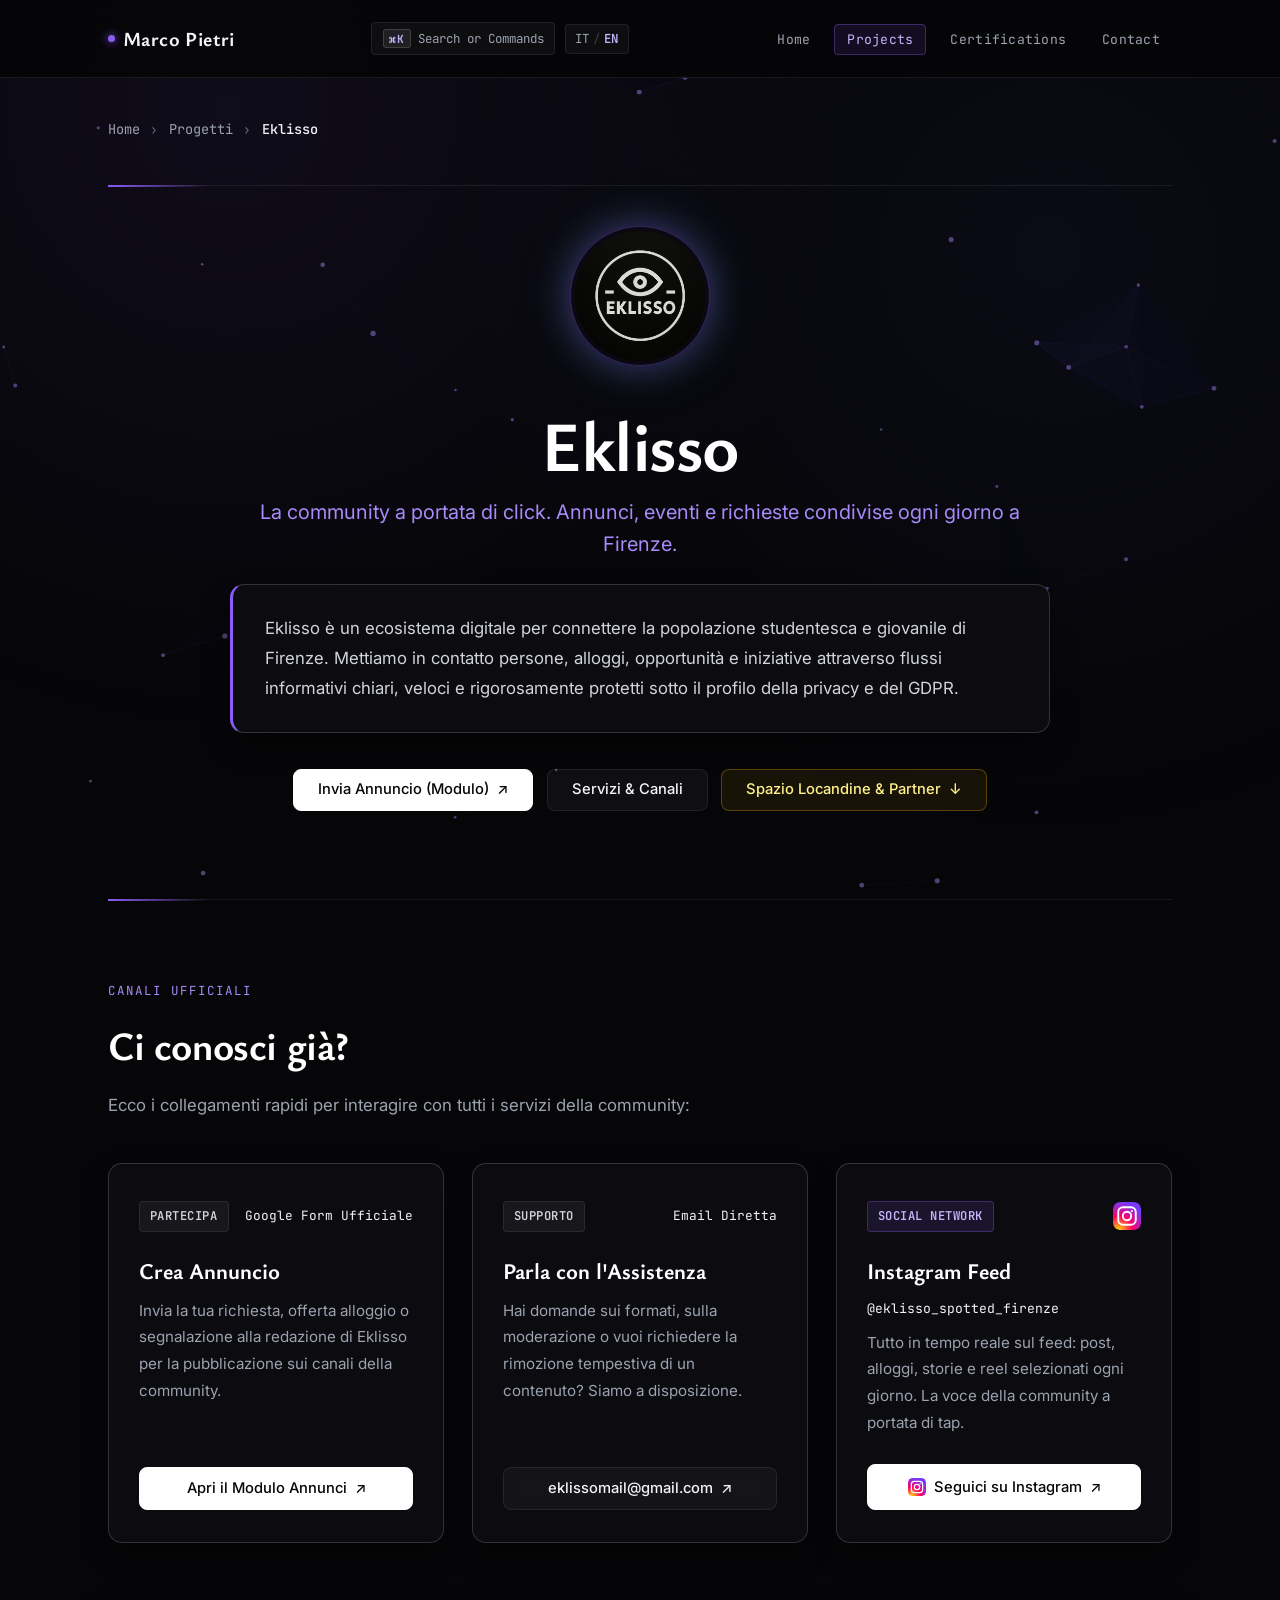
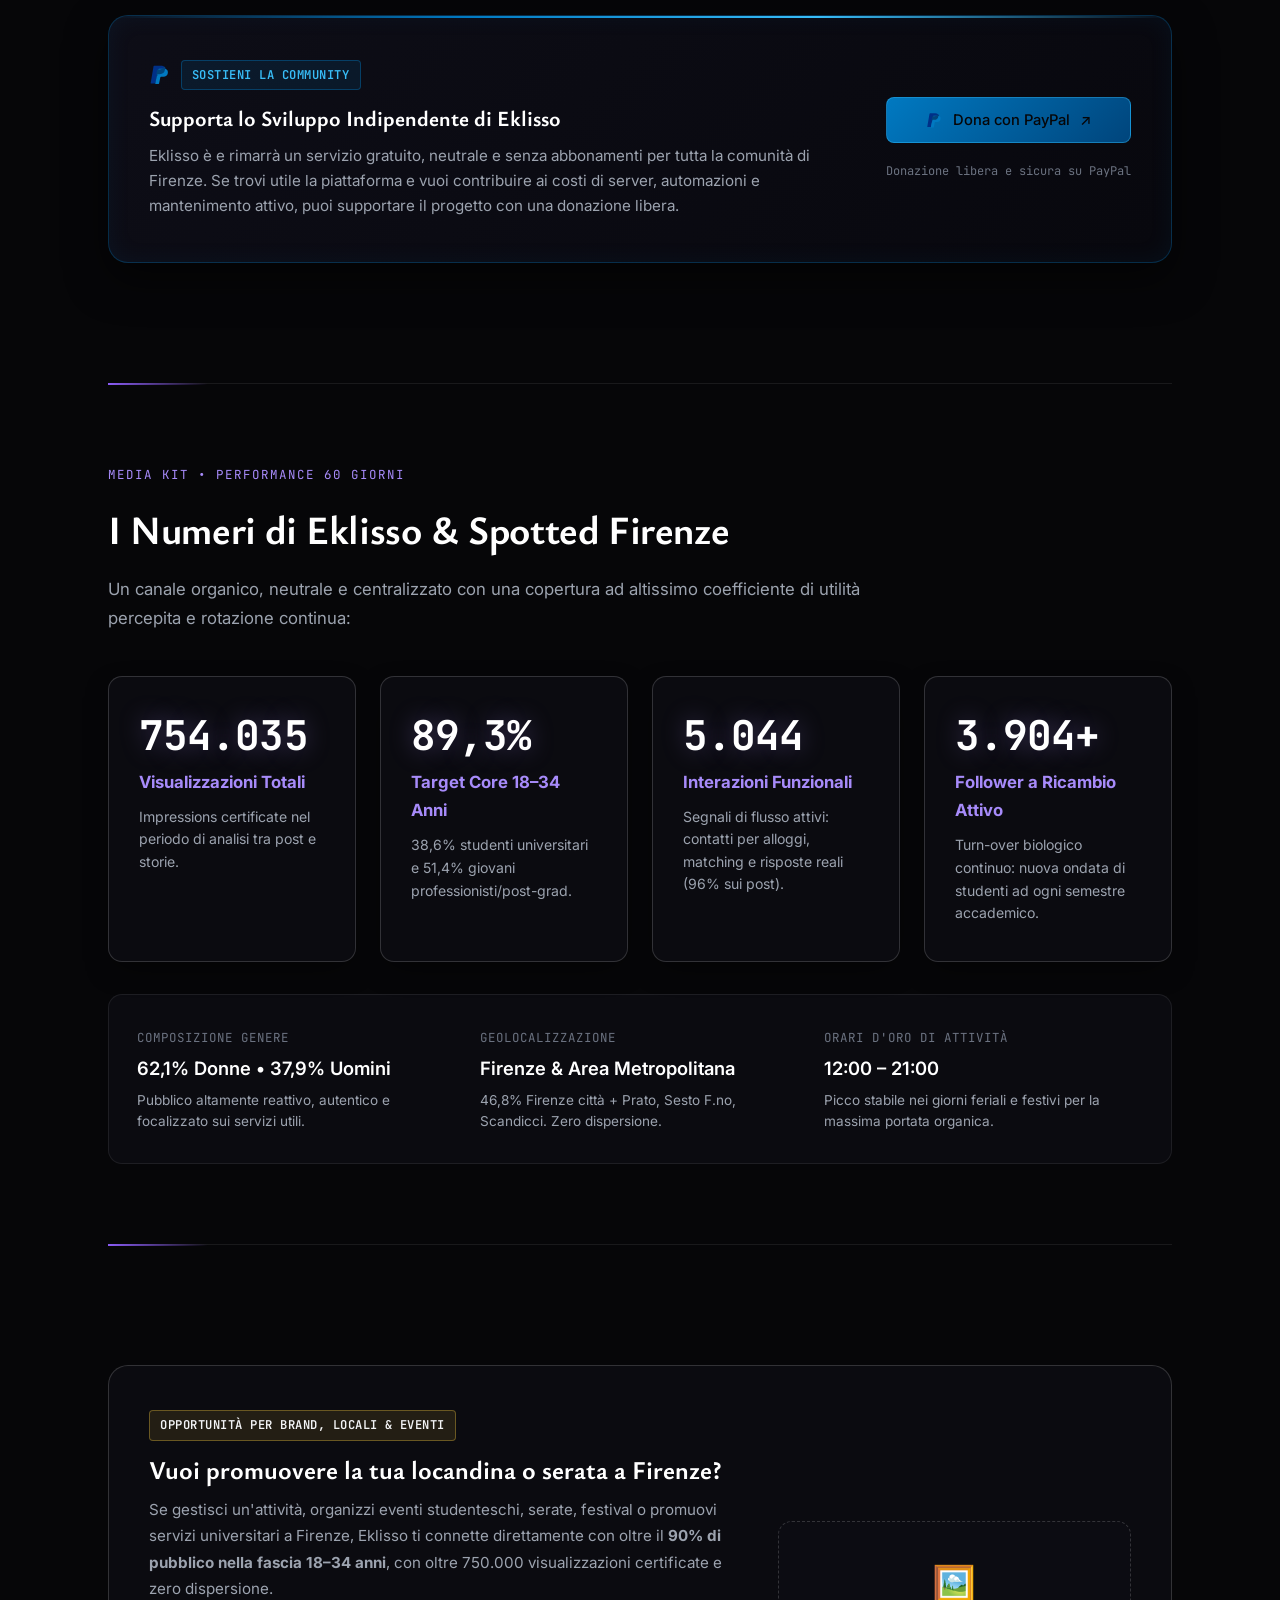
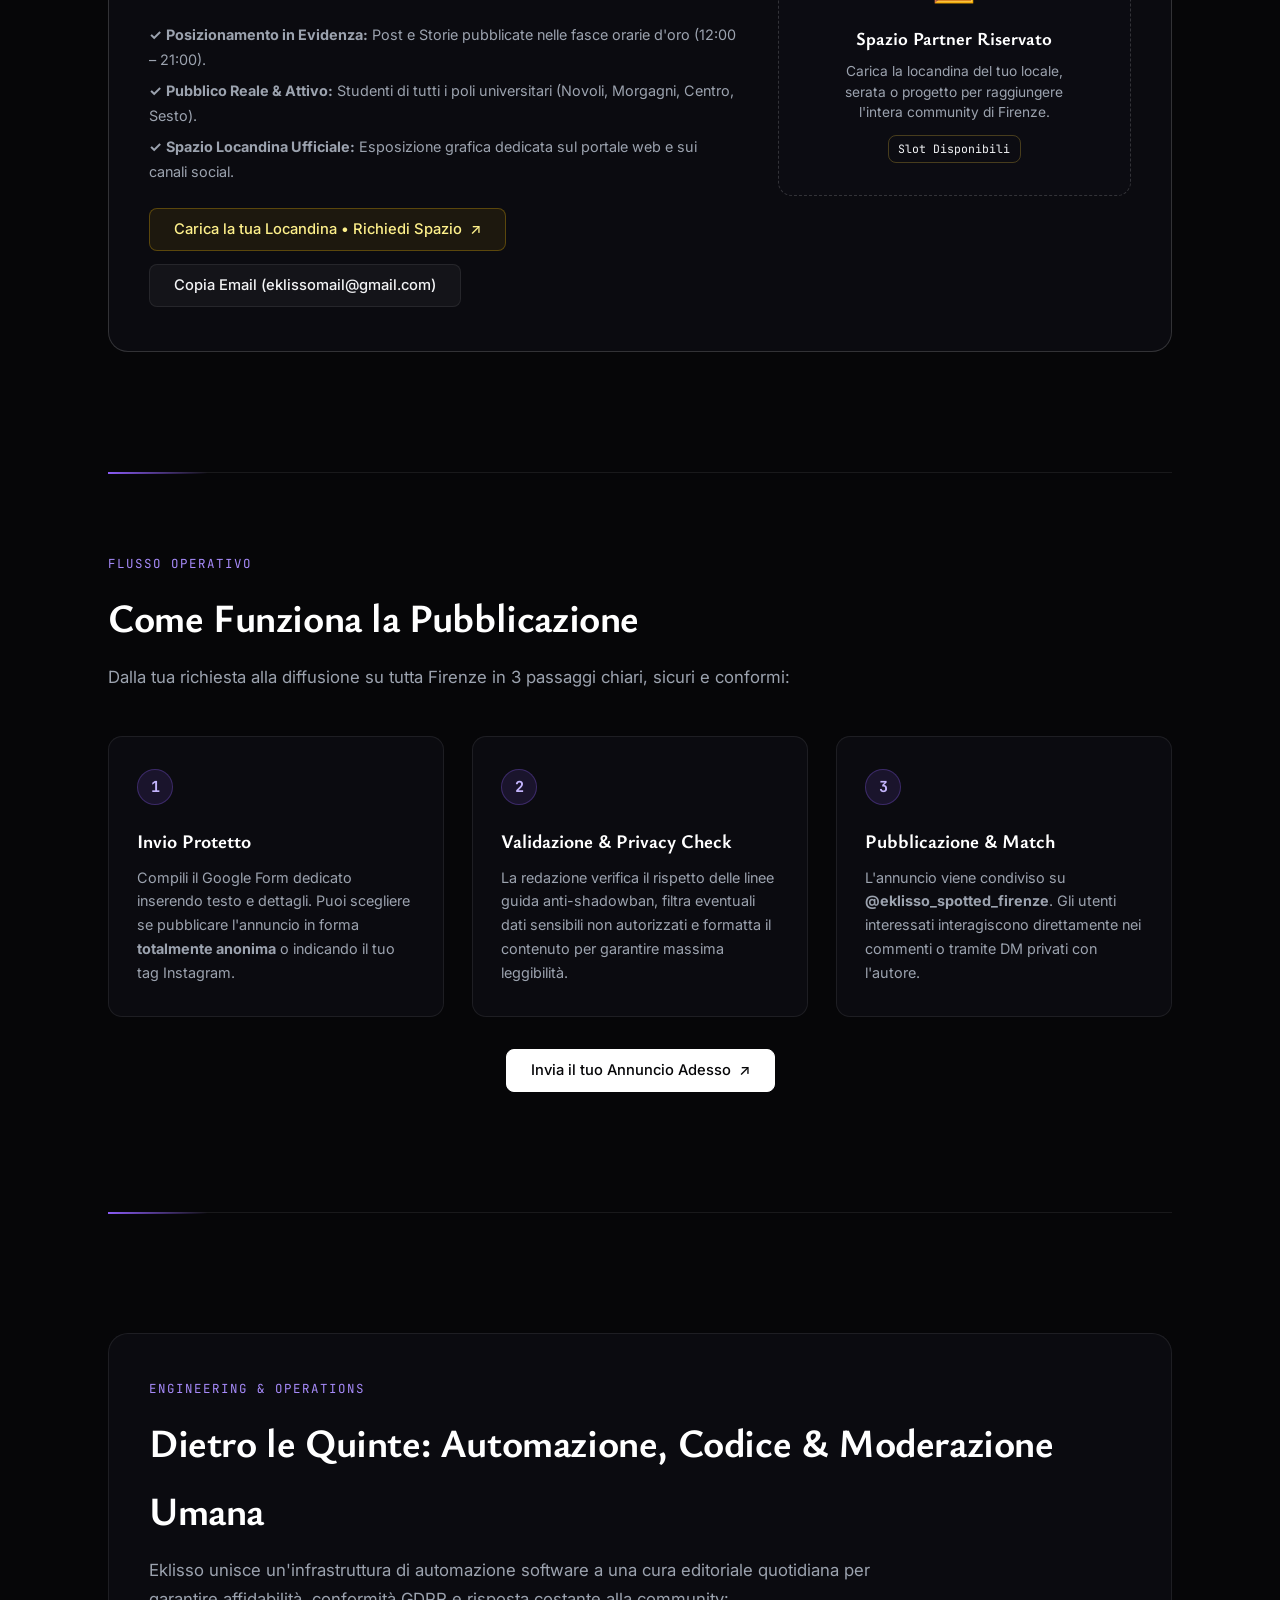
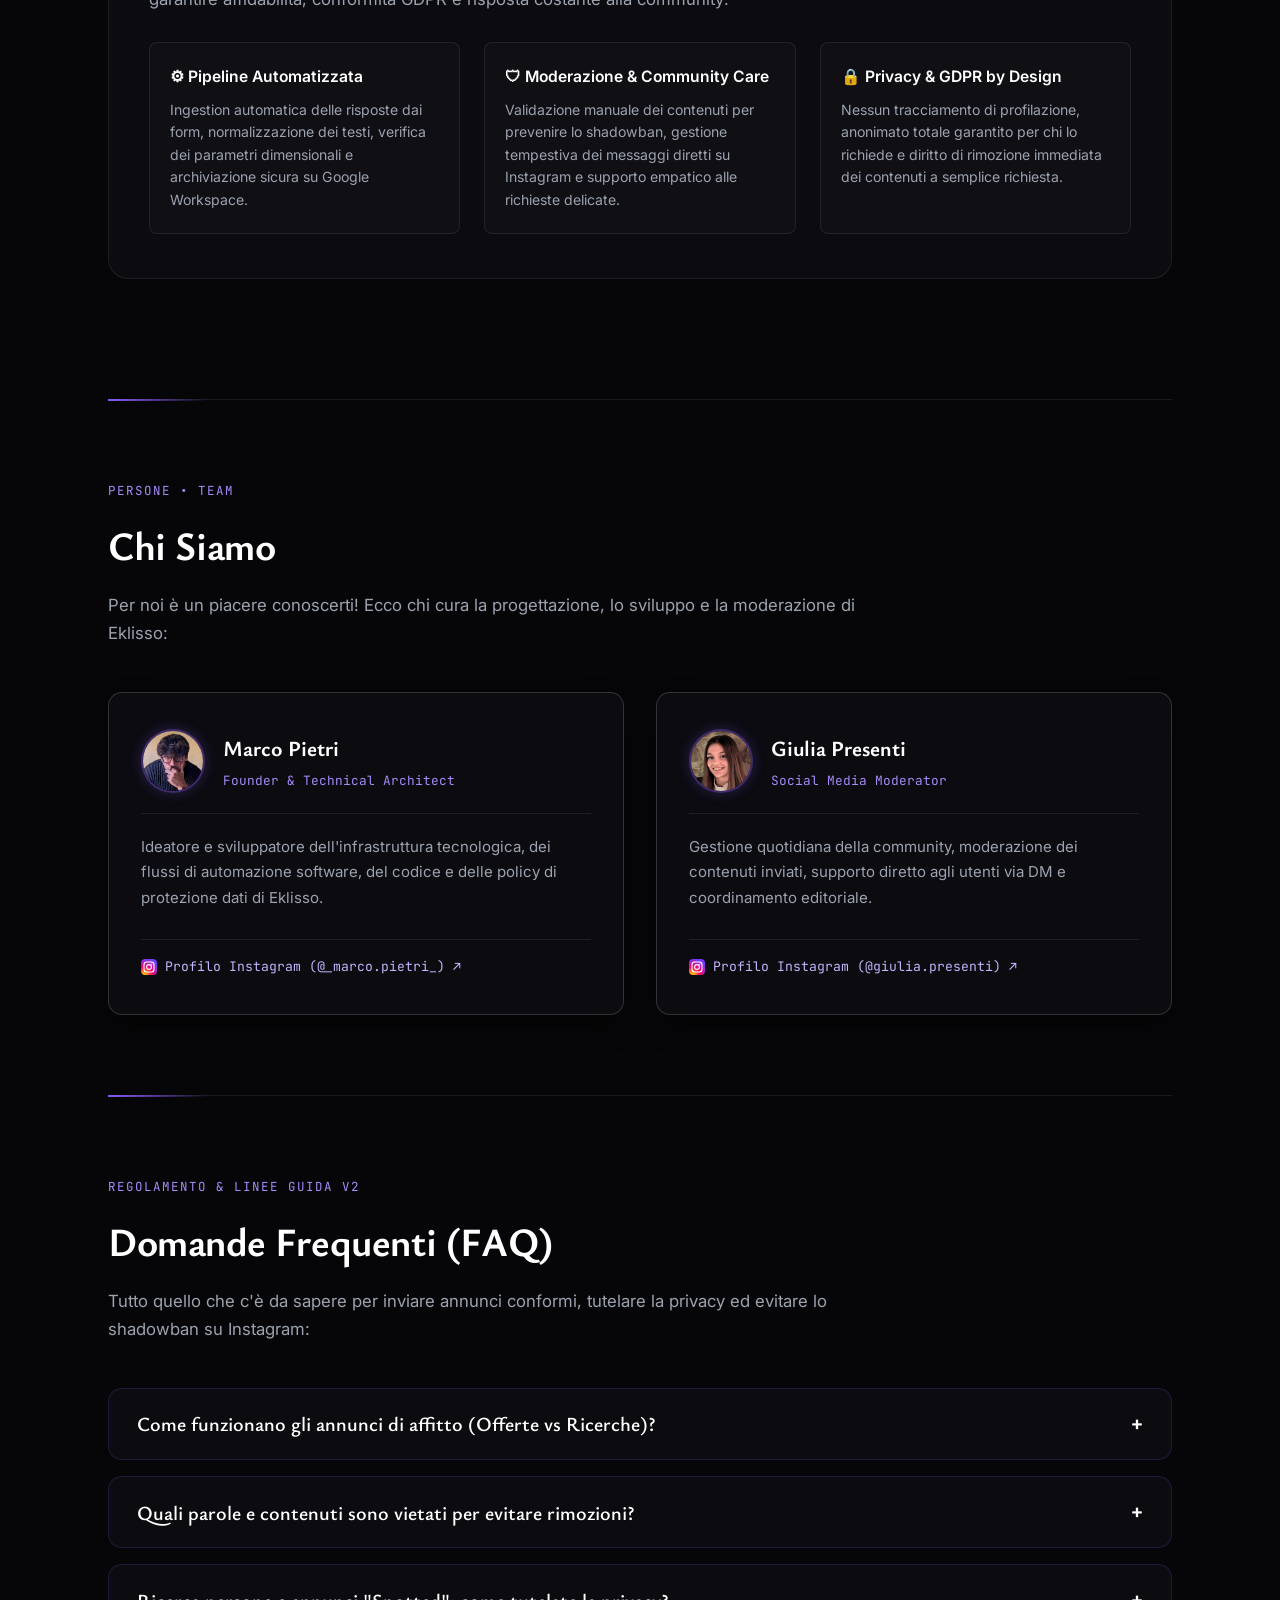
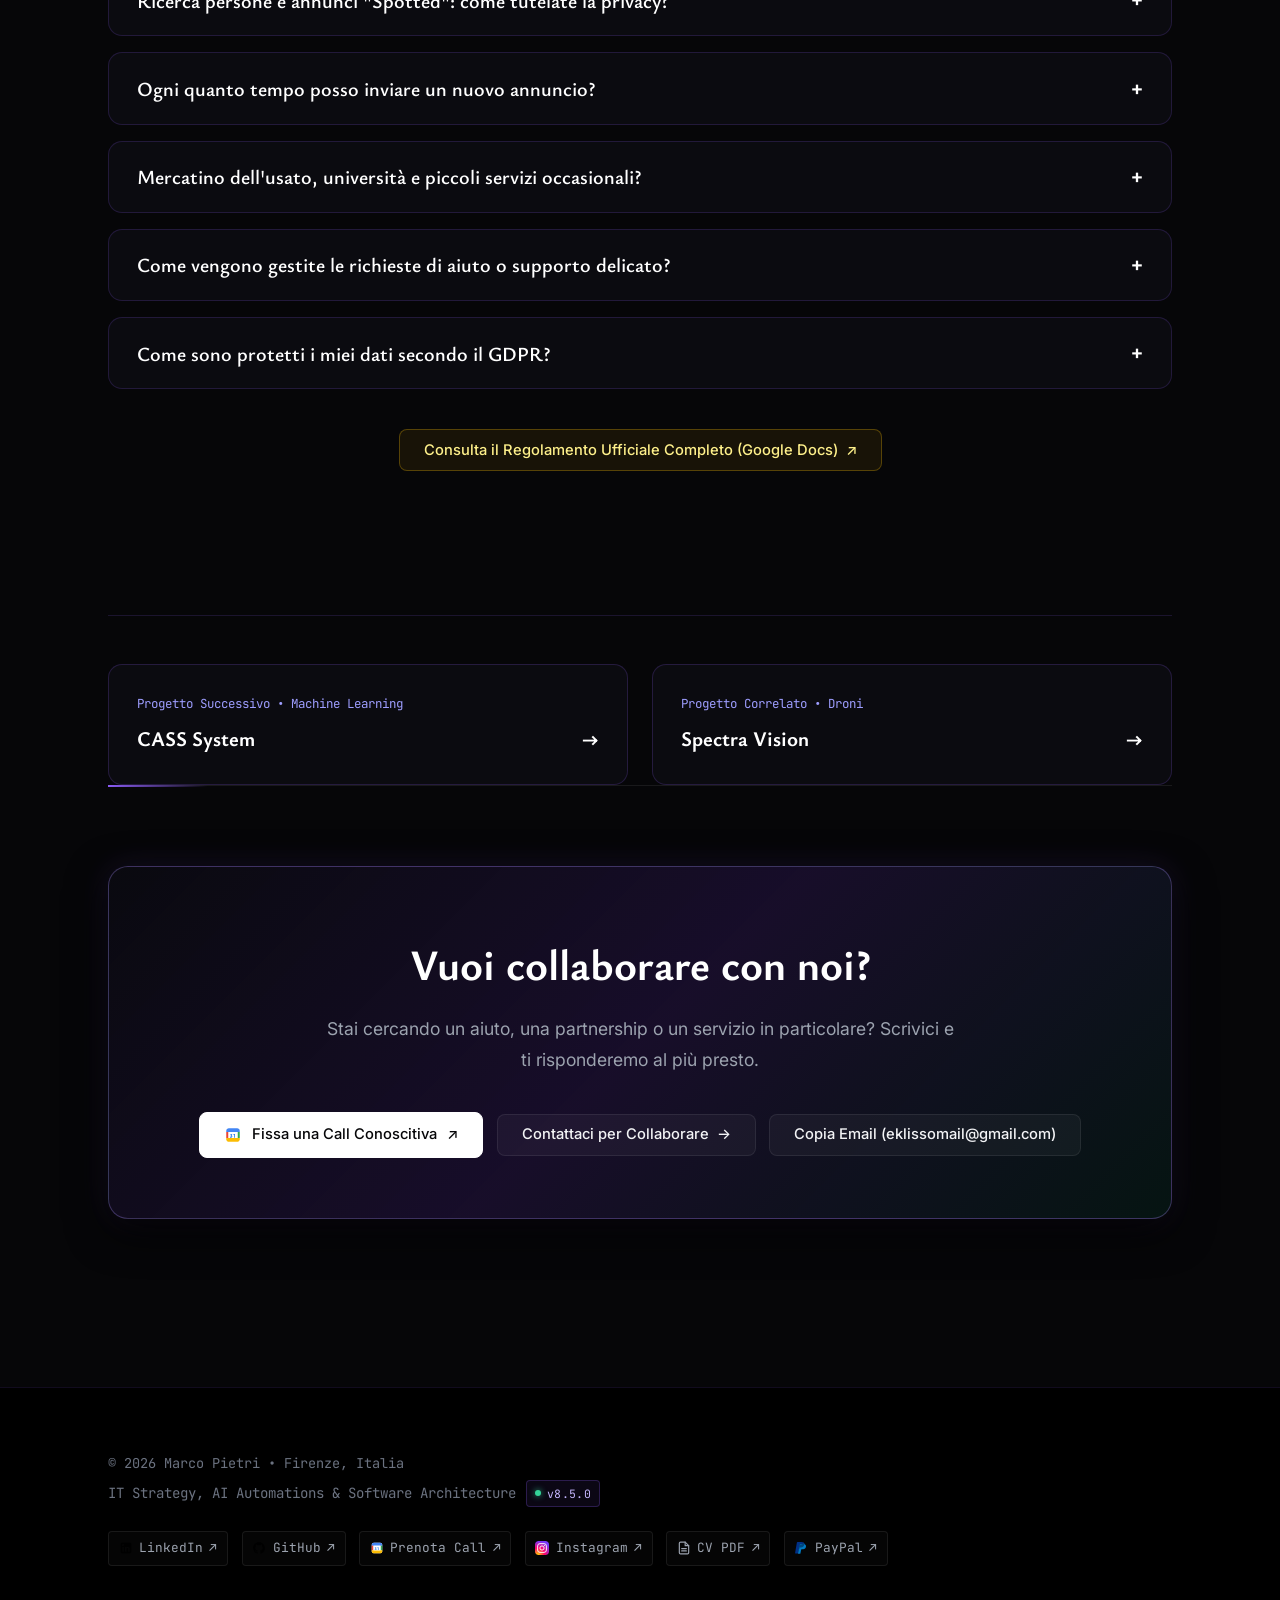
<file: eklisso/index.html>
<!DOCTYPE html>
<html lang="it">
<head>
  <meta charset="UTF-8">
  <meta name="viewport" content="width=device-width, initial-scale=1.0">
  <title>Eklisso — La Community a Portata di Click | Firenze | Marco Pietri</title>
  
  <meta name="description" content="Eklisso (Spotted Firenze) è la piattaforma e community locale fondata da Marco Pietri per annunci, alloggi ed eventi con oltre 750k+ visualizzazioni e conformità GDPR.">
  <meta name="author" content="Marco Pietri">
  <meta name="robots" content="index, follow, max-snippet:-1, max-image-preview:large, max-video-preview:-1">
  <link rel="canonical" href="https://marcopietri.com/eklisso/">
  
  <!-- Open Graph -->
  <meta property="og:type" content="article">
  <meta property="og:title" content="Eklisso — La Community a Portata di Click (Firenze)">
  <meta property="og:description" content="Annunci, eventi, alloggi e richieste condivise ogni giorno a Firenze. Scopri i dati della community, il funzionamento e i servizi per partner.">
  <meta property="og:url" content="https://marcopietri.com/eklisso/">
  <meta property="og:image" content="https://marcopietri.com/assets/images/logos/eklisso.png">
  <meta property="og:site_name" content="Marco Pietri">
  <meta property="og:locale" content="it_IT">
  
  <!-- Favicon & Brand Icons -->
  <link rel="icon" type="image/x-icon" href="/favicon.ico">
  <link rel="icon" type="image/png" sizes="32x32" href="/favicon-32x32.png">
  <link rel="icon" type="image/png" sizes="48x48" href="/favicon-48x48.png">
  <link rel="apple-touch-icon" sizes="180x180" href="/apple-touch-icon.png">
  <link rel="manifest" href="/site.webmanifest">
  <meta name="theme-color" content="#030305">
  
  <!-- Typography & Stylesheet -->
  <link rel="preconnect" href="https://fonts.googleapis.com">
  <link rel="preconnect" href="https://fonts.gstatic.com" crossorigin>
  <link href="https://fonts.googleapis.com/css2?family=Inter:wght@300;400;500;600;700&family=JetBrains+Mono:wght@400;500;600&family=Ysabeau+Office:ital,wght@0,400..900;1,400..900&display=swap" rel="stylesheet">
  <link rel="stylesheet" href="/assets/css/style.css?v=8.5.0">

  <!-- Schema.org Application & Breadcrumbs JSON-LD -->
  <script type="application/ld+json">
  {
    "@context": "https://schema.org",
    "@graph": [
      {
        "@type": "BreadcrumbList",
        "itemListElement": [
          {
            "@type": "ListItem",
            "position": 1,
            "name": "Home",
            "item": "https://marcopietri.com/"
          },
          {
            "@type": "ListItem",
            "position": 2,
            "name": "Progetti",
            "item": "https://marcopietri.com/#projects"
          },
          {
            "@type": "ListItem",
            "position": 3,
            "name": "Eklisso",
            "item": "https://marcopietri.com/eklisso/"
          }
        ]
      },
      {
        "@type": "SoftwareApplication",
        "@id": "https://marcopietri.com/eklisso/#software",
        "name": "Eklisso — Community Platform",
        "version": "8.5.0",
        "dateModified": "2026-10-07T15:10:00+02:00",
        "url": "https://marcopietri.com/eklisso/",
        "sameAs": "https://www.instagram.com/eklisso_spotted_firenze/",
        "applicationCategory": "Community & Communication Platform",
        "author": {
          "@type": "Person",
          "@id": "https://marcopietri.com/#person",
          "name": "Marco Pietri",
          "url": "https://marcopietri.com/"
        },
        "description": "Piattaforma e punto di riferimento per comunicazioni comunitarie, supporto e bacheca annunci locale fondata da Marco Pietri a Firenze.",
        "operatingSystem": "All modern browsers"
      }
    ]
  }
  </script>
</head>
<body>
  <canvas id="global-geometric-canvas" class="global-geometric-canvas" aria-hidden="true"></canvas>

  <!-- Navigation Header (4-Pillar Nav) -->
  <header class="site-header">
    <div class="container header-inner">
      <a href="/" class="brand-mark" aria-label="Torna alla Home">
        <span class="brand-dot"></span>
        <span class="brand-name">Marco Pietri</span>
      </a>

      <div class="header-actions">
        <button class="cmd-palette-trigger" aria-label="Apri Command Palette (Cmd+K)">
          <span class="kbd-badge">⌘K</span>
          <span data-i18n="cmd_k_hint">Cerca o Comandi</span>
        </button>

        <button class="lang-toggle-btn" aria-label="Cambia Lingua / Switch Language">
          <span class="lang-opt is-active" data-lang-val="it">IT</span>
          <span class="lang-divider">/</span>
          <span class="lang-opt" data-lang-val="en">EN</span>
        </button>
      </div>

      <button class="mobile-nav-toggle" aria-expanded="false" aria-label="Toggle navigation menu">
        ☰ Menu
      </button>
      <nav aria-label="Navigazione Principale">
        <ul class="nav-menu">
          <li><a href="/" data-i18n="nav_home">Home</a></li>
          <li><a href="/#projects" class="active" data-i18n="nav_projects">Progetti</a></li>
          <li><a href="/certificazioni/" data-i18n="nav_certifications">Certificazioni</a></li>
          <li><a href="/#contact" data-i18n="nav_contact">Contatti</a></li>
        </ul>
      </nav>
    </div>
  </header>

  <main class="container">
    <!-- Breadcrumb Nav -->
    <nav class="breadcrumb-nav" aria-label="Percorso di navigazione">
      <a href="/">Home</a>
      <span class="breadcrumb-separator">›</span>
      <a href="/#projects">Progetti</a>
      <span class="breadcrumb-separator">›</span>
      <span class="breadcrumb-current">Eklisso</span>
    </nav>

    <!-- 1. Hero / Project Lead with Eklisso Eye -->
    <section class="hero-section" style="padding-top: 1rem;" aria-label="Presentazione Eklisso">
      <!-- Animated Eklisso Eye Emblem -->
      <div class="eklisso-eye-wrap">
        <div class="eklisso-eye-halo">
          <img 
            src="/assets/images/logos/eklisso.png" 
            alt="Occhio di Eklisso — Logo Community" 
            class="eklisso-eye-img"
          >
        </div>
      </div>

      <h1 class="hero-title" style="text-align: center;">Eklisso</h1>
      
      <p class="hero-motto" style="text-align: center;">
        La community a portata di click. Annunci, eventi e richieste condivise ogni giorno a Firenze.
      </p>

      <article class="hero-lead">
        Eklisso è un ecosistema digitale per connettere la popolazione studentesca e giovanile di Firenze. Mettiamo in contatto persone, alloggi, opportunità e iniziative attraverso flussi informativi chiari, veloci e rigorosamente protetti sotto il profilo della privacy e del GDPR.
      </article>

      <div class="btn-group" style="justify-content: center;">
        <a href="https://docs.google.com/forms/d/e/1FAIpQLSfc7Ypn26JNP3KWBThfOwD3pWVu_F1FXoauTLXxOMOEM4gubw/viewform" target="_blank" rel="noopener noreferrer" class="btn btn-primary">
          <span>Invia Annuncio (Modulo)</span> &nearr;
        </a>
        <a href="#links" class="btn btn-secondary">
          <span>Servizi &amp; Canali</span>
        </a>
        <a href="#partner-locandine" class="btn btn-gold">
          <span>Spazio Locandine &amp; Partner</span> &darr;
        </a>
      </div>
    </section>

    <!-- 2. Canali Ufficiali ("Ci conosci già?") -->
    <section id="links" aria-label="Servizi e Canali Eklisso" style="margin-top: 1rem;">
      <div class="section-header">
        <span class="section-tag">Canali Ufficiali</span>
        <h2 class="section-title">Ci conosci già?</h2>
        <p class="section-desc">
          Ecco i collegamenti rapidi per interagire con tutti i servizi della community:
        </p>
      </div>

      <div class="grid-3">
        <!-- Card 1: Google Form Crea Annuncio -->
        <a href="https://docs.google.com/forms/d/e/1FAIpQLSfc7Ypn26JNP3KWBThfOwD3pWVu_F1FXoauTLXxOMOEM4gubw/viewform" target="_blank" rel="noopener noreferrer" class="card card-clickable">
          <div class="partner-card-top">
            <span class="card-badge" style="margin: 0;">Partecipa</span>
            <span style="font-family: var(--font-mono); font-size: 0.8rem; color: var(--accent-emerald-soft);">Google Form Ufficiale</span>
          </div>
          <h3 class="card-title">Crea Annuncio</h3>
          <p class="card-body">
            Invia la tua richiesta, offerta alloggio o segnalazione alla redazione di Eklisso per la pubblicazione sui canali della community.
          </p>
          <div class="btn btn-primary" style="margin-top: auto; justify-content: center;">
            <span>Apri il Modulo Annunci</span> &nearr;
          </div>
        </a>

        <!-- Card 2: Assistenza Email -->
        <a href="mailto:eklissomail@gmail.com?subject=Richiesta%20Assistenza%20Eklisso" class="card card-clickable">
          <div class="partner-card-top">
            <span class="card-badge" style="margin: 0;">Supporto</span>
            <span style="font-family: var(--font-mono); font-size: 0.8rem; color: var(--accent-indigo-glow);">Email Diretta</span>
          </div>
          <h3 class="card-title">Parla con l'Assistenza</h3>
          <p class="card-body">
            Hai domande sui formati, sulla moderazione o vuoi richiedere la rimozione tempestiva di un contenuto? Siamo a disposizione.
          </p>
          <div class="btn btn-secondary" style="margin-top: auto; justify-content: center;">
            <span>eklissomail@gmail.com</span> &nearr;
          </div>
        </a>

        <!-- Card 3: Instagram Spotted Firenze -->
        <a href="https://www.instagram.com/eklisso_spotted_firenze/" target="_blank" rel="noopener noreferrer" class="card card-clickable">
          <div class="partner-card-top" style="display: flex; justify-content: space-between; align-items: center;">
            <span class="card-badge badge-emerald" style="margin: 0;">Social Network</span>
            <img src="/assets/images/logos/instagram.svg" alt="Instagram Logo" style="width: 28px; height: 28px; border-radius: 6px;" loading="lazy">
          </div>
          <h3 class="card-title">Instagram Feed</h3>
          <div style="font-family: var(--font-mono); font-size: 0.82rem; color: var(--accent-emerald-soft); margin-bottom: 0.6rem;">@eklisso_spotted_firenze</div>
          <p class="card-body">
            Tutto in tempo reale sul feed: post, alloggi, storie e reel selezionati ogni giorno. La voce della community a portata di tap.
          </p>
          <div class="btn btn-primary" style="margin-top: auto; justify-content: center; gap: 0.5rem;">
            <img src="/assets/images/logos/instagram.svg" alt="" style="width: 18px; height: 18px; border-radius: 4px;" aria-hidden="true">
            <span>Seguici su Instagram</span> &nearr;
          </div>
        </a>
      </div>

      <!-- Horizontal Support & Donation Card -->
      <div class="card card-horizontal-donation">
        <div>
          <div style="display: flex; align-items: center; gap: 0.6rem; margin-bottom: 0.85rem;">
            <img src="/assets/images/logos/paypal.svg" alt="PayPal Logo" style="width: 22px; height: 22px;">
            <span class="card-badge" style="border-color: rgba(0, 121, 193, 0.4); color: #38bdf8; background: rgba(0, 121, 193, 0.12); margin: 0;">Sostieni la Community</span>
          </div>
          <h3 class="card-title" style="font-size: 1.35rem; margin-bottom: 0.75rem;">Supporta lo Sviluppo Indipendente di Eklisso</h3>
          <p class="card-body" style="font-size: 0.95rem; line-height: 1.65; margin-bottom: 0;">
            Eklisso è e rimarrà un servizio gratuito, neutrale e senza abbonamenti per tutta la comunità di Firenze. Se trovi utile la piattaforma e vuoi contribuire ai costi di server, automazioni e mantenimento attivo, puoi supportare il progetto con una donazione libera.
          </p>
        </div>
        <div class="donation-actions">
          <a href="https://paypal.me/MarcoPietri" target="_blank" rel="noopener" class="btn btn-primary" style="width: 100%; justify-content: center; gap: 0.6rem; padding: 0.85rem 1.6rem; background: linear-gradient(135deg, #0079C1, #00457C); border-color: rgba(56, 189, 248, 0.4);">
            <img src="/assets/images/logos/paypal.svg" alt="" style="width: 17px; height: 17px;" aria-hidden="true">
            <span>Dona con PayPal</span> &nearr;
          </a>
          <span style="font-family: var(--font-mono); font-size: 0.75rem; color: var(--text-dim); text-align: center; margin-top: 0.25rem;">Donazione libera e sicura su PayPal</span>
        </div>
      </div>
    </section>

    <!-- 3. Media Kit & Community Metrics (Insights Ufficiali 60gg) -->
    <section id="insights" aria-label="Media Kit e Statistiche della Community">
      <div class="section-header">
        <span class="section-tag">Media Kit &bull; Performance 60 Giorni</span>
        <h2 class="section-title">I Numeri di Eklisso &amp; Spotted Firenze</h2>
        <p class="section-desc">
          Un canale organico, neutrale e centralizzato con una copertura ad altissimo coefficiente di utilità percepita e rotazione continua:
        </p>
      </div>

      <!-- 4-KPI Grid -->
      <div class="stat-kpi-grid">
        <div class="stat-kpi-card">
          <span class="stat-kpi-value" style="color: #ffffff; font-size: 2.5rem; font-weight: 700; font-family: 'JetBrains Mono', monospace; line-height: 1.1; margin-bottom: 0.6rem; display: block;">759.964</span>
          <div class="stat-kpi-label">Visualizzazioni Totali</div>
          <div class="stat-kpi-sub">Impressions certificate nel periodo di analisi tra post e storie.</div>
        </div>

        <div class="stat-kpi-card">
          <span class="stat-kpi-value" style="color: #ffffff; font-size: 2.5rem; font-weight: 700; font-family: 'JetBrains Mono', monospace; line-height: 1.1; margin-bottom: 0.6rem; display: block;">90,0%</span>
          <div class="stat-kpi-label">Target Core 18–34 Anni</div>
          <div class="stat-kpi-sub">38,6% studenti universitari e 51,4% giovani professionisti/post-grad.</div>
        </div>

        <div class="stat-kpi-card">
          <span class="stat-kpi-value" style="color: #ffffff; font-size: 2.5rem; font-weight: 700; font-family: 'JetBrains Mono', monospace; line-height: 1.1; margin-bottom: 0.6rem; display: block;">5.084</span>
          <div class="stat-kpi-label">Interazioni Funzionali</div>
          <div class="stat-kpi-sub">Segnali di flusso attivi: contatti per alloggi, matching e risposte reali (96% sui post).</div>
        </div>

        <div class="stat-kpi-card">
          <span class="stat-kpi-value" style="color: #ffffff; font-size: 2.5rem; font-weight: 700; font-family: 'JetBrains Mono', monospace; line-height: 1.1; margin-bottom: 0.6rem; display: block;">3.935+</span>
          <div class="stat-kpi-label">Follower a Ricambio Attivo</div>
          <div class="stat-kpi-sub">Turn-over biologico continuo: nuova ondata di studenti ad ogni semestre accademico.</div>
        </div>
      </div>

      <!-- Demographics Summary Banner -->
      <div class="demographics-banner">
        <div class="demographics-item">
          <span class="demographics-label">Composizione Genere</span>
          <span class="demographics-value">62,1% Donne &bull; 37,9% Uomini</span>
          <span class="demographics-detail">Pubblico altamente reattivo, autentico e focalizzato sui servizi utili.</span>
        </div>
        <div class="demographics-item">
          <span class="demographics-label">Geolocalizzazione</span>
          <span class="demographics-value">Firenze &amp; Area Metropolitana</span>
          <span class="demographics-detail">46,8% Firenze città + Prato, Sesto F.no, Scandicci. Zero dispersione.</span>
        </div>
        <div class="demographics-item">
          <span class="demographics-label">Orari d'Oro di Attività</span>
          <span class="demographics-value">12:00 – 21:00</span>
          <span class="demographics-detail">Picco stabile nei giorni feriali e festivi per la massima portata organica.</span>
        </div>
      </div>
    </section>

    <!-- 4. Monetizzazione: Opportunità Brand, Partner & Locandine Eventi -->
    <section id="partner-locandine" aria-label="Spazio Locandine e Opportunità Partner">
      <div class="partner-monetize-card">
        <div class="partner-monetize-grid">
          <div>
            <span class="card-badge" style="border-color: rgba(212, 175, 55, 0.4); color: var(--gold-accent); background: rgba(212, 175, 55, 0.12); margin-bottom: 0.75rem;">
              Opportunità per Brand, Locali &amp; Eventi
            </span>
            <h2 class="card-title" style="font-size: 1.6rem; color: #ffffff; margin-bottom: 0.75rem;">
              Vuoi promuovere la tua locandina o serata a Firenze?
            </h2>
            <p class="card-body" style="margin-bottom: 1.25rem;">
              Se gestisci un'attività, organizzi eventi studenteschi, serate, festival o promuovi servizi universitari a Firenze, Eklisso ti connette direttamente con oltre il <strong>90% di pubblico nella fascia 18–34 anni</strong>, con oltre 750.000 visualizzazioni certificate e zero dispersione.
            </p>
            <ul style="list-style: none; margin-bottom: 1.5rem; display: flex; flex-direction: column; gap: 0.45rem; font-size: 0.9rem; color: var(--text-muted);">
              <li><span style="color: var(--emerald-glow); font-weight: bold;">✓</span> <strong>Posizionamento in Evidenza:</strong> Post e Storie pubblicate nelle fasce orarie d'oro (12:00 – 21:00).</li>
              <li><span style="color: var(--emerald-glow); font-weight: bold;">✓</span> <strong>Pubblico Reale &amp; Attivo:</strong> Studenti di tutti i poli universitari (Novoli, Morgagni, Centro, Sesto).</li>
              <li><span style="color: var(--emerald-glow); font-weight: bold;">✓</span> <strong>Spazio Locandina Ufficiale:</strong> Esposizione grafica dedicata sul portale web e sui canali social.</li>
            </ul>
            <div class="btn-group" style="flex-wrap: wrap;">
              <a href="mailto:eklissomail@gmail.com?subject=Richiesta%20Spazio%20Locandina%20/%20Sponsorizzazione%20Eklisso" class="btn btn-gold">
                <span>Carica la tua Locandina &bull; Richiedi Spazio</span> &nearr;
              </a>
              <button class="btn btn-secondary" data-copy-text="eklissomail@gmail.com" style="cursor: pointer;">
                <span>Copia Email (eklissomail@gmail.com)</span>
              </button>
            </div>
          </div>

          <!-- Poster Showcase Mockup Frame -->
          <div class="partner-preview-frame">
            <div class="partner-preview-icon">🖼️</div>
            <div class="partner-preview-title">Spazio Partner Riservato</div>
            <p class="partner-preview-desc">
              Carica la locandina del tuo locale, serata o progetto per raggiungere l'intera community di Firenze.
            </p>
            <span style="font-family: var(--font-mono); font-size: 0.72rem; color: var(--gold-accent); margin-top: 0.75rem; border: 1px solid rgba(212, 175, 55, 0.3); padding: 0.2rem 0.6rem; border-radius: var(--radius-sm);">
              Slot Disponibili
            </span>
          </div>
        </div>
      </div>
    </section>

    <!-- 5. Come Funziona la Pubblicazione (Flusso Operativo in 3 Step) -->
    <section id="come-funziona" aria-label="Come Funziona Eklisso">
      <div class="section-header">
        <span class="section-tag">Flusso Operativo</span>
        <h2 class="section-title">Come Funziona la Pubblicazione</h2>
        <p class="section-desc">
          Dalla tua richiesta alla diffusione su tutta Firenze in 3 passaggi chiari, sicuri e conformi:
        </p>
      </div>

      <div class="process-step-grid">
        <div class="process-step-card">
          <div class="process-step-num">1</div>
          <h3 class="process-step-title">Invio Protetto</h3>
          <p class="process-step-body">
            Compili il Google Form dedicato inserendo testo e dettagli. Puoi scegliere se pubblicare l'annuncio in forma <strong>totalmente anonima</strong> o indicando il tuo tag Instagram.
          </p>
        </div>

        <div class="process-step-card">
          <div class="process-step-num">2</div>
          <h3 class="process-step-title">Validazione &amp; Privacy Check</h3>
          <p class="process-step-body">
            La redazione verifica il rispetto delle linee guida anti-shadowban, filtra eventuali dati sensibili non autorizzati e formatta il contenuto per garantire massima leggibilità.
          </p>
        </div>

        <div class="process-step-card">
          <div class="process-step-num">3</div>
          <h3 class="process-step-title">Pubblicazione &amp; Match</h3>
          <p class="process-step-body">
            L'annuncio viene condiviso su <strong>@eklisso_spotted_firenze</strong>. Gli utenti interessati interagiscono direttamente nei commenti o tramite DM privati con l'autore.
          </p>
        </div>
      </div>

      <!-- Inline Fast CTA -->
      <div style="text-align: center; margin-bottom: 2.5rem;">
        <a href="https://docs.google.com/forms/d/e/1FAIpQLSfc7Ypn26JNP3KWBThfOwD3pWVu_F1FXoauTLXxOMOEM4gubw/viewform" target="_blank" rel="noopener noreferrer" class="btn btn-primary">
          <span>Invia il tuo Annuncio Adesso</span> &nearr;
        </a>
      </div>
    </section>

    <!-- 6. Dietro le Quinte Tecnico & Architettura di Moderazione -->
    <section id="dietro-le-quinte" aria-label="Architettura Tecnica e Moderazione">
      <div class="tech-architecture-box">
        <div class="section-header" style="margin-bottom: 1.25rem;">
          <span class="section-tag">Engineering &amp; Operations</span>
          <h2 class="section-title">Dietro le Quinte: Automazione, Codice &amp; Moderazione Umana</h2>
          <p class="section-desc">
            Eklisso unisce un'infrastruttura di automazione software a una cura editoriale quotidiana per garantire affidabilità, conformità GDPR e risposta costante alla community:
          </p>
        </div>

        <div class="tech-feature-grid">
          <div class="tech-feature-item">
            <div class="tech-feature-header">
              <span>⚙ Pipeline Automatizzata</span>
            </div>
            <p class="tech-feature-desc">
              Ingestion automatica delle risposte dai form, normalizzazione dei testi, verifica dei parametri dimensionali e archiviazione sicura su Google Workspace.
            </p>
          </div>

          <div class="tech-feature-item">
            <div class="tech-feature-header">
              <span>🛡 Moderazione &amp; Community Care</span>
            </div>
            <p class="tech-feature-desc">
              Validazione manuale dei contenuti per prevenire lo shadowban, gestione tempestiva dei messaggi diretti su Instagram e supporto empatico alle richieste delicate.
            </p>
          </div>

          <div class="tech-feature-item">
            <div class="tech-feature-header">
              <span>🔒 Privacy &amp; GDPR by Design</span>
            </div>
            <p class="tech-feature-desc">
              Nessun tracciamento di profilazione, anonimato totale garantito per chi lo richiede e diritto di rimozione immediata dei contenuti a semplice richiesta.
            </p>
          </div>
        </div>
      </div>
    </section>

    <!-- 7. Team Section (Chi Siamo with Real Photos & Profile Links) -->
    <section id="team" aria-label="Team di Eklisso">
      <div class="section-header">
        <span class="section-tag">Persone &bull; Team</span>
        <h2 class="section-title">Chi Siamo</h2>
        <p class="section-desc">
          Per noi è un piacere conoscerti! Ecco chi cura la progettazione, lo sviluppo e la moderazione di Eklisso:
        </p>
      </div>

      <div class="team-grid">
        <!-- Marco Pietri -->
        <article class="team-card">
          <div class="team-card-header">
            <div class="team-avatar">
              <img src="/assets/images/marco-pietri.jpg" alt="Marco Pietri" class="team-avatar-img" style="object-position: center 15%;">
            </div>
            <div class="team-info">
              <h3 class="team-name">Marco Pietri</h3>
              <span class="team-role">Founder &amp; Technical Architect</span>
            </div>
          </div>
          <p class="team-bio">
            Ideatore e sviluppatore dell'infrastruttura tecnologica, dei flussi di automazione software, del codice e delle policy di protezione dati di Eklisso.
          </p>
          <a href="https://www.instagram.com/_marco.pietri_/" target="_blank" rel="noopener noreferrer me" class="team-social-link">
            <img src="/assets/images/logos/instagram.svg" alt="" style="width: 16px; height: 16px; border-radius: 3px;" aria-hidden="true">
            <span>Profilo Instagram (@_marco.pietri_) &nearr;</span>
          </a>
        </article>

        <!-- Giulia Presenti -->
        <article class="team-card">
          <div class="team-card-header">
            <div class="team-avatar">
              <img src="/assets/images/testimonials/giulia-presenti.png" alt="Giulia Presenti" class="team-avatar-img">
            </div>
            <div class="team-info">
              <h3 class="team-name">Giulia Presenti</h3>
              <span class="team-role">Social Media Moderator</span>
            </div>
          </div>
          <p class="team-bio">
            Gestione quotidiana della community, moderazione dei contenuti inviati, supporto diretto agli utenti via DM e coordinamento editoriale.
          </p>
          <a href="https://www.instagram.com/giulia.presenti/" target="_blank" rel="noopener noreferrer" class="team-social-link">
            <img src="/assets/images/logos/instagram.svg" alt="" style="width: 16px; height: 16px; border-radius: 3px;" aria-hidden="true">
            <span>Profilo Instagram (@giulia.presenti) &nearr;</span>
          </a>
        </article>
      </div>
    </section>

    <!-- 8. FAQ & Regulation Section (Based on Official Guidelines v2) -->
    <section id="faq" aria-label="Domande Frequenti e Linee Guida">
      <div class="section-header">
        <span class="section-tag">Regolamento &amp; Linee Guida v2</span>
        <h2 class="section-title">Domande Frequenti (FAQ)</h2>
        <p class="section-desc">
          Tutto quello che c'è da sapere per inviare annunci conformi, tutelare la privacy ed evitare lo shadowban su Instagram:
        </p>
      </div>

      <div class="faq-list">
        <!-- FAQ 1: Affitti -->
        <div class="faq-item">
          <button class="faq-question" aria-expanded="false">
            <span>Come funzionano gli annunci di affitto (Offerte vs Ricerche)?</span>
            <span class="faq-icon">+</span>
          </button>
          <div class="faq-answer">
            Pubblichiamo con <strong>massima priorità le offerte di alloggio</strong> (chi mette a disposizione una stanza o un appartamento). Al contrario, per evitare il sovraccarico e garantire la qualità del feed, <strong>non accettiamo annunci di chi cerca affitto</strong>, per i quali consigliamo i portali e i gruppi dedicati.
          </div>
        </div>

        <!-- FAQ 2: Parole e contenuti vietati -->
        <div class="faq-item">
          <button class="faq-question" aria-expanded="false">
            <span>Quali parole e contenuti sono vietati per evitare rimozioni?</span>
            <span class="faq-icon">+</span>
          </button>
          <div class="faq-answer">
            Per prevenire lo shadowban e la rimozione automatica da parte degli algoritmi di Instagram, è vietato inserire termini sensibili espliciti legati a denaro, vendite commerciali non autorizzate, violenza o autolesionismo. Sono inoltre tassativamente vietati annunci per la <strong>rivendita di abbonamenti palestra</strong>, link a gruppi WhatsApp non approvati e testi superiori a 6 righe.
          </div>
        </div>

        <!-- FAQ 3: Spotted e Persone -->
        <div class="faq-item">
          <button class="faq-question" aria-expanded="false">
            <span>Ricerca persone e annunci "Spotted": come tutelate la privacy?</span>
            <span class="faq-icon">+</span>
          </button>
          <div class="faq-answer">
            Negli annunci per ritrovare persone viste di sfuggita è <strong>tassativamente vietato inviare fotografie di terzi o pubblicare dati sensibili</strong> (nomi, cognomi, contatti privati). È consentita solo una descrizione essenziale della circostanza per tutelare appieno la riservatezza delle persone coinvolte.
          </div>
        </div>

        <!-- FAQ 4: Frequenza -->
        <div class="faq-item">
          <button class="faq-question" aria-expanded="false">
            <span>Ogni quanto tempo posso inviare un nuovo annuncio?</span>
            <span class="faq-icon">+</span>
          </button>
          <div class="faq-answer">
            Per garantire visibilità equa e corretta rotazione tra tutti i membri della community, ogni utente può inviare un nuovo annuncio ogni <strong>circa 5 giorni</strong>.
          </div>
        </div>

        <!-- FAQ 5: Mercatino e Servizi -->
        <div class="faq-item">
          <button class="faq-question" aria-expanded="false">
            <span>Mercatino dell'usato, università e piccoli servizi occasionali?</span>
            <span class="faq-icon">+</span>
          </button>
          <div class="faq-answer">
            Accettiamo lo scambio di risorse universitarie (appunti, libri), la compravendita occasionale di articoli usati tra privati e piccoli lavoretti (ripetizioni, baby-sitting). Non sono ammesse attività commerciali strutturate o e-commerce ricorrenti.
          </div>
        </div>

        <!-- FAQ 6: Supporto e Assistenza -->
        <div class="faq-item">
          <button class="faq-question" aria-expanded="false">
            <span>Come vengono gestite le richieste di aiuto o supporto delicato?</span>
            <span class="faq-icon">+</span>
          </button>
          <div class="faq-answer">
            Le richieste di supporto personale e vicinanza della community vengono trattate con massima cura e priorità. Invitiamo a formulare il messaggio con tono rispettoso e senza dettagli espliciti che possano attivare i filtri di blocco della piattaforma.
          </div>
        </div>

        <!-- FAQ 7: GDPR & Privacy -->
        <div class="faq-item">
          <button class="faq-question" aria-expanded="false">
            <span>Come sono protetti i miei dati secondo il GDPR?</span>
            <span class="faq-icon">+</span>
          </button>
          <div class="faq-answer">
            Raccogliamo unicamente i dati necessari alla notifica e moderazione dell'annuncio (email, eventuale tag Instagram, testo). I dati risiedono esclusivamente sui server sicuri di Google Workspace, <strong>non vengono mai ceduti a terzi o usati a fini di marketing</strong>. Puoi richiedere la cancellazione completa in qualsiasi momento scrivendo a <a href="mailto:eklissomail@gmail.com" style="color: var(--emerald-glow); text-decoration: underline;">eklissomail@gmail.com</a>.
          </div>
        </div>
      </div>

      <div style="text-align: center; margin-top: 2.5rem;">
        <a href="https://docs.google.com/document/d/1iUaTMwTloTAL-VdpInJ32rO2LctF0BHpNtKO568-nvA/edit?tab=t.0" target="_blank" rel="noopener noreferrer" class="btn btn-gold">
          <span>Consulta il Regolamento Ufficiale Completo (Google Docs)</span> &nearr;
        </a>
      </div>
    </section>

    <!-- Cross-Navigation: Explore Next Projects -->
    <div class="project-cross-nav">
      <div class="cross-nav-grid">
        <a href="/cass/" class="cross-nav-card">
          <span class="cross-nav-label">Progetto Successivo &bull; Machine Learning</span>
          <div class="cross-nav-title">
            <span>CASS System</span>
            <span style="color: var(--emerald-glow);">&rarr;</span>
          </div>
        </a>
        <a href="/spectra/" class="cross-nav-card">
          <span class="cross-nav-label">Progetto Correlato &bull; Droni</span>
          <div class="cross-nav-title">
            <span>Spectra Vision</span>
            <span style="color: var(--violet-glow);">&rarr;</span>
          </div>
        </a>
      </div>
    </div>

    <!-- Call to Action -->
    <section aria-label="Collabora con Eklisso">
      <div class="cta-banner">
        <h2>Vuoi collaborare con noi?</h2>
        <p>
          Stai cercando un aiuto, una partnership o un servizio in particolare? Scrivici e ti risponderemo al più presto.
        </p>
        <div class="btn-group" style="justify-content: center; flex-wrap: wrap;">
          <a href="https://calendar.app.google/gKhe4f7WKE7wmt4r5" target="_blank" rel="noopener" class="btn btn-primary btn-calendar" aria-label="Prenota una Call con Google Calendar">
            <img src="/assets/images/logos/google-calendar.svg" alt="" aria-hidden="true">
            <span>Fissa una Call Conoscitiva</span>
            <span>&nearr;</span>
          </a>
          <a href="mailto:eklissomail@gmail.com?subject=Collaborazione%20Eklisso" class="btn btn-secondary">
            <span>Contattaci per Collaborare</span>
            <span>&rarr;</span>
          </a>
          <button class="btn btn-secondary" data-copy-text="eklissomail@gmail.com" style="cursor: pointer;">
            <span>Copia Email (eklissomail@gmail.com)</span>
          </button>
        </div>
      </div>
    </section>
  </main>

  <!-- Semantic Footer -->
  <footer class="site-footer">
    <div class="container footer-content">
      <div class="footer-meta-wrap">
        <p>&copy; 2026 Marco Pietri &bull; Firenze, Italia</p>
        <p class="footer-sub-line">
          <span>IT Strategy, AI Automations &amp; Software Architecture</span>
          <span class="footer-version-tag" title="Versione Corrente Build (Clicca per Easter Egg)"><span class="footer-version-dot"></span>v8.5.0</span>
        </p>
      </div>
      <div class="footer-social-bar">
        <a href="https://www.linkedin.com/in/marco-pietri-561a33306/" target="_blank" rel="noopener me" class="social-link" aria-label="LinkedIn">
          <img src="/assets/images/logos/linkedin.svg" alt="" aria-hidden="true">
          <span>LinkedIn</span> &nearr;
        </a>
        <a href="https://github.com/marcopietri02" target="_blank" rel="noopener me" class="social-link" aria-label="GitHub">
          <img src="/assets/images/logos/github.svg" alt="" aria-hidden="true">
          <span>GitHub</span> &nearr;
        </a>
        <a href="https://calendar.app.google/gKhe4f7WKE7wmt4r5" target="_blank" rel="noopener" class="social-link" aria-label="Prenota Call con Google Calendar">
          <img src="/assets/images/logos/google-calendar.svg" alt="" aria-hidden="true">
          <span>Prenota Call</span> &nearr;
        </a>
        <a href="https://www.instagram.com/_marco.pietri_/" target="_blank" rel="noopener me" class="social-link" aria-label="Instagram">
          <img src="/assets/images/logos/instagram.svg" alt="" style="border-radius: 3px;" aria-hidden="true">
          <span>Instagram</span> &nearr;
        </a>
        <a href="https://drive.google.com/file/d/1fuXuN6e4lGd1CrBtd-lQeoXlnenA6BhV/view?usp=sharing" target="_blank" rel="noopener" class="social-link" aria-label="Curriculum Vitae">
          <svg viewBox="0 0 24 24" fill="none" stroke="currentColor" stroke-width="2" stroke-linecap="round" stroke-linejoin="round" aria-hidden="true"><path d="M14 2H6a2 2 0 0 0-2 2v16a2 2 0 0 0 2 2h12a2 2 0 0 0 2-2V8z"></path><polyline points="14 2 14 8 20 8"></polyline><line x1="16" y1="13" x2="8" y2="13"></line><line x1="16" y1="17" x2="8" y2="17"></line></svg>
          <span>CV PDF</span> &nearr;
        </a>
        <a href="https://paypal.me/MarcoPietri" target="_blank" rel="noopener" class="social-link" aria-label="Supporta con PayPal">
          <img src="/assets/images/logos/paypal.svg" alt="" aria-hidden="true">
          <span>PayPal</span> &nearr;
        </a>
      </div>
    </div>
  </footer>

  <script src="/assets/js/main.js?v=8.5.0"></script>
</body>
</html>
</file>
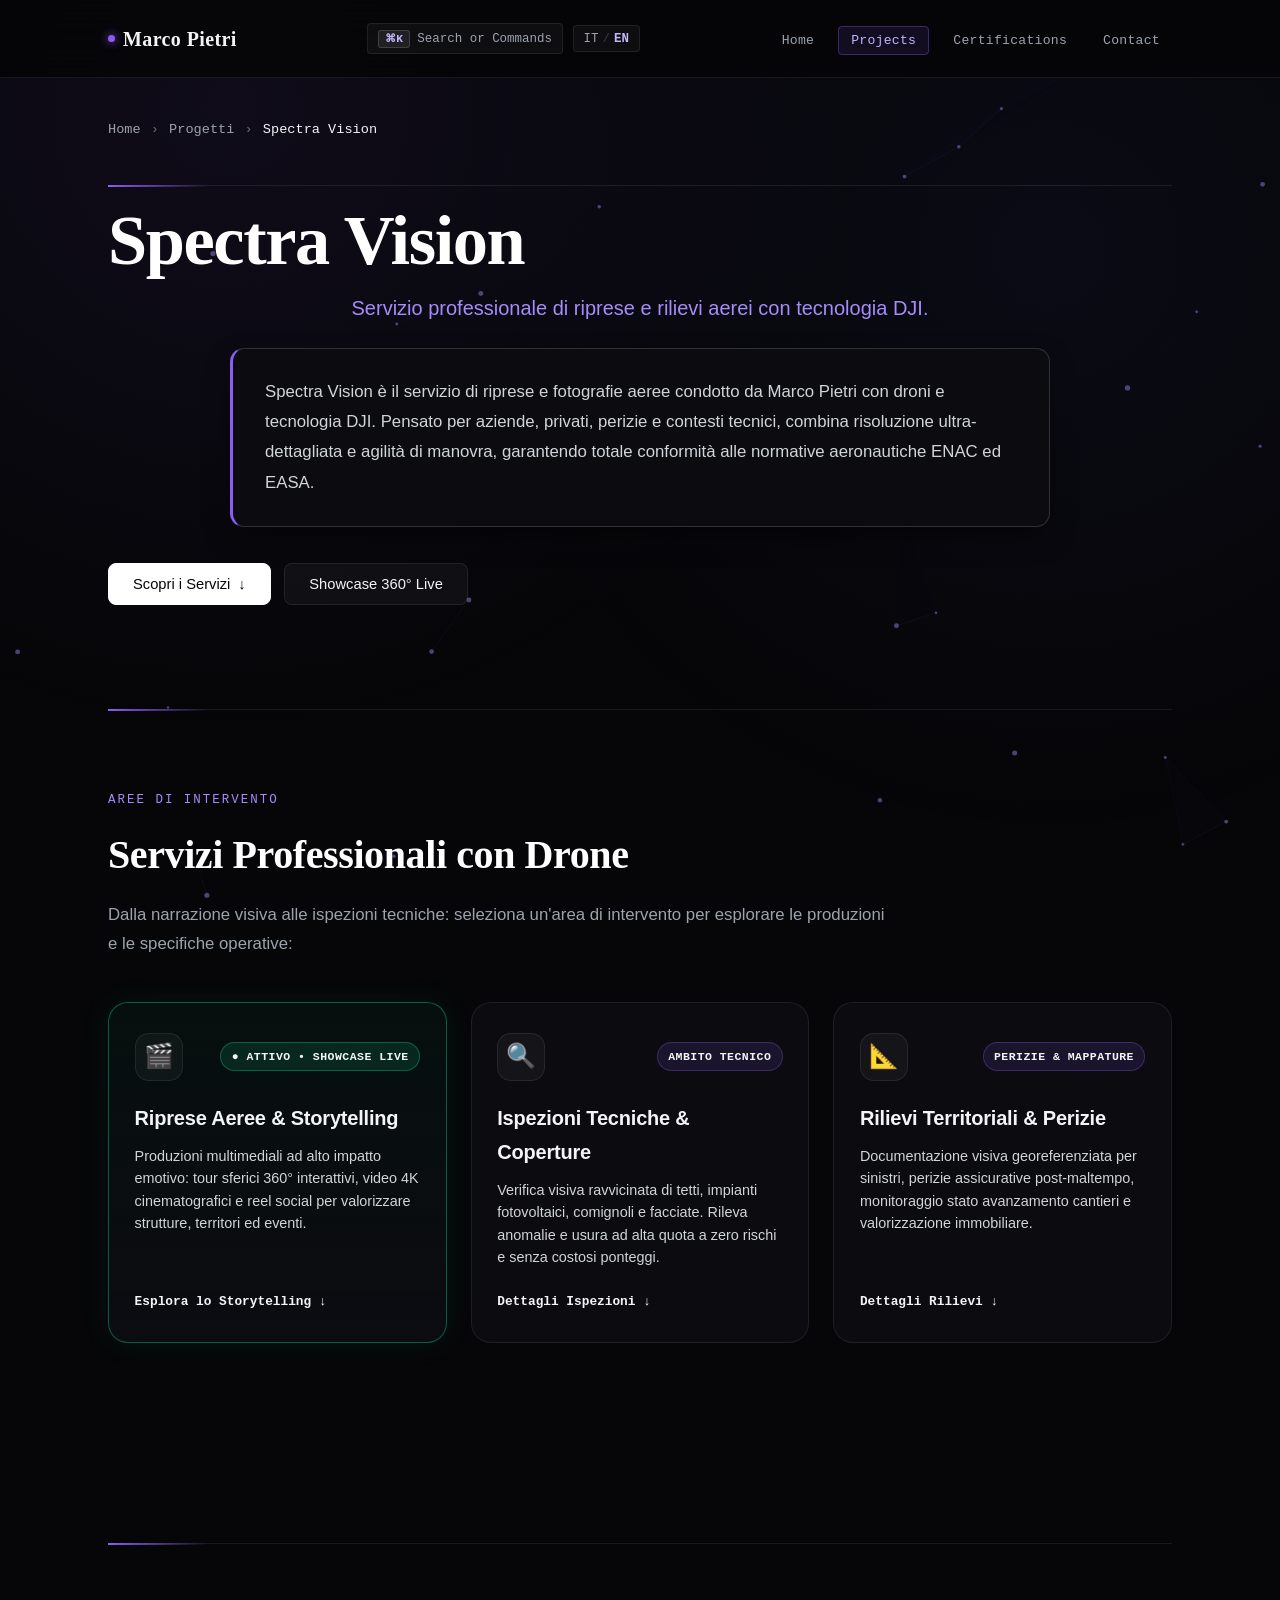
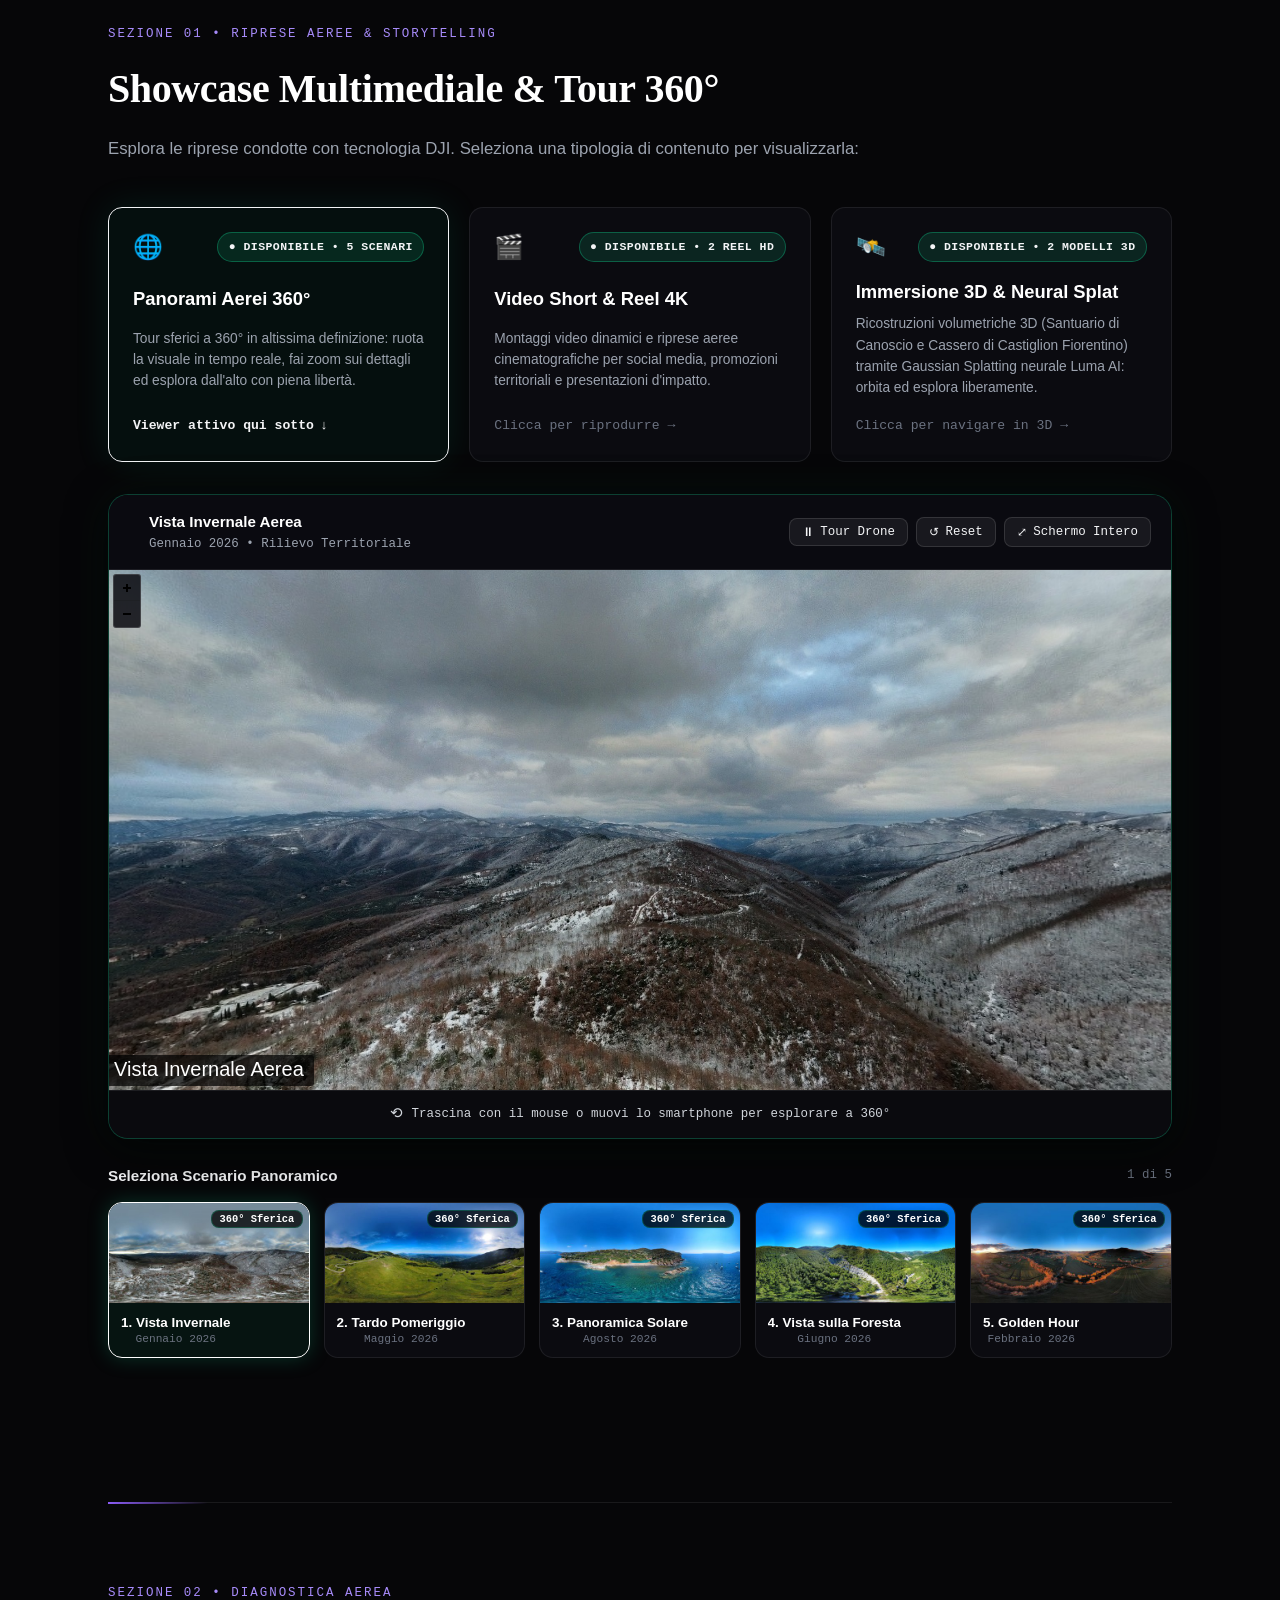
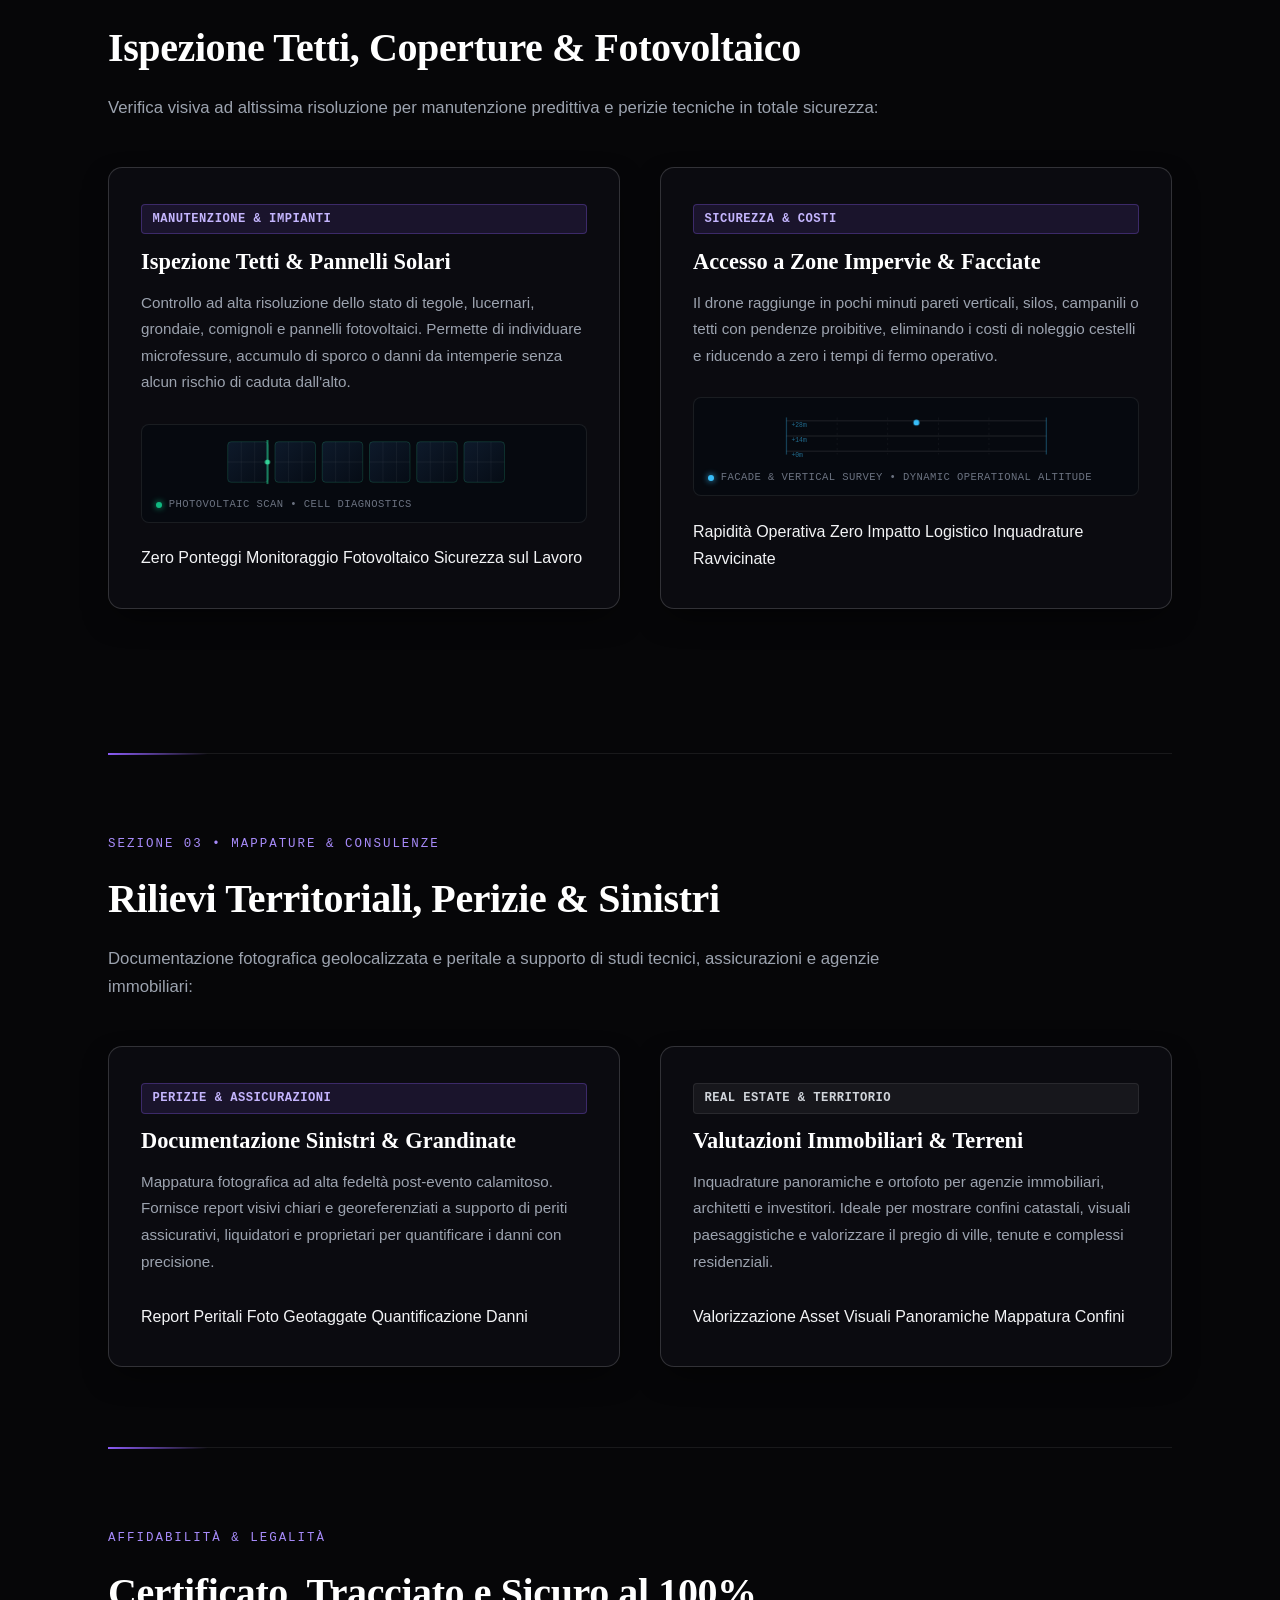
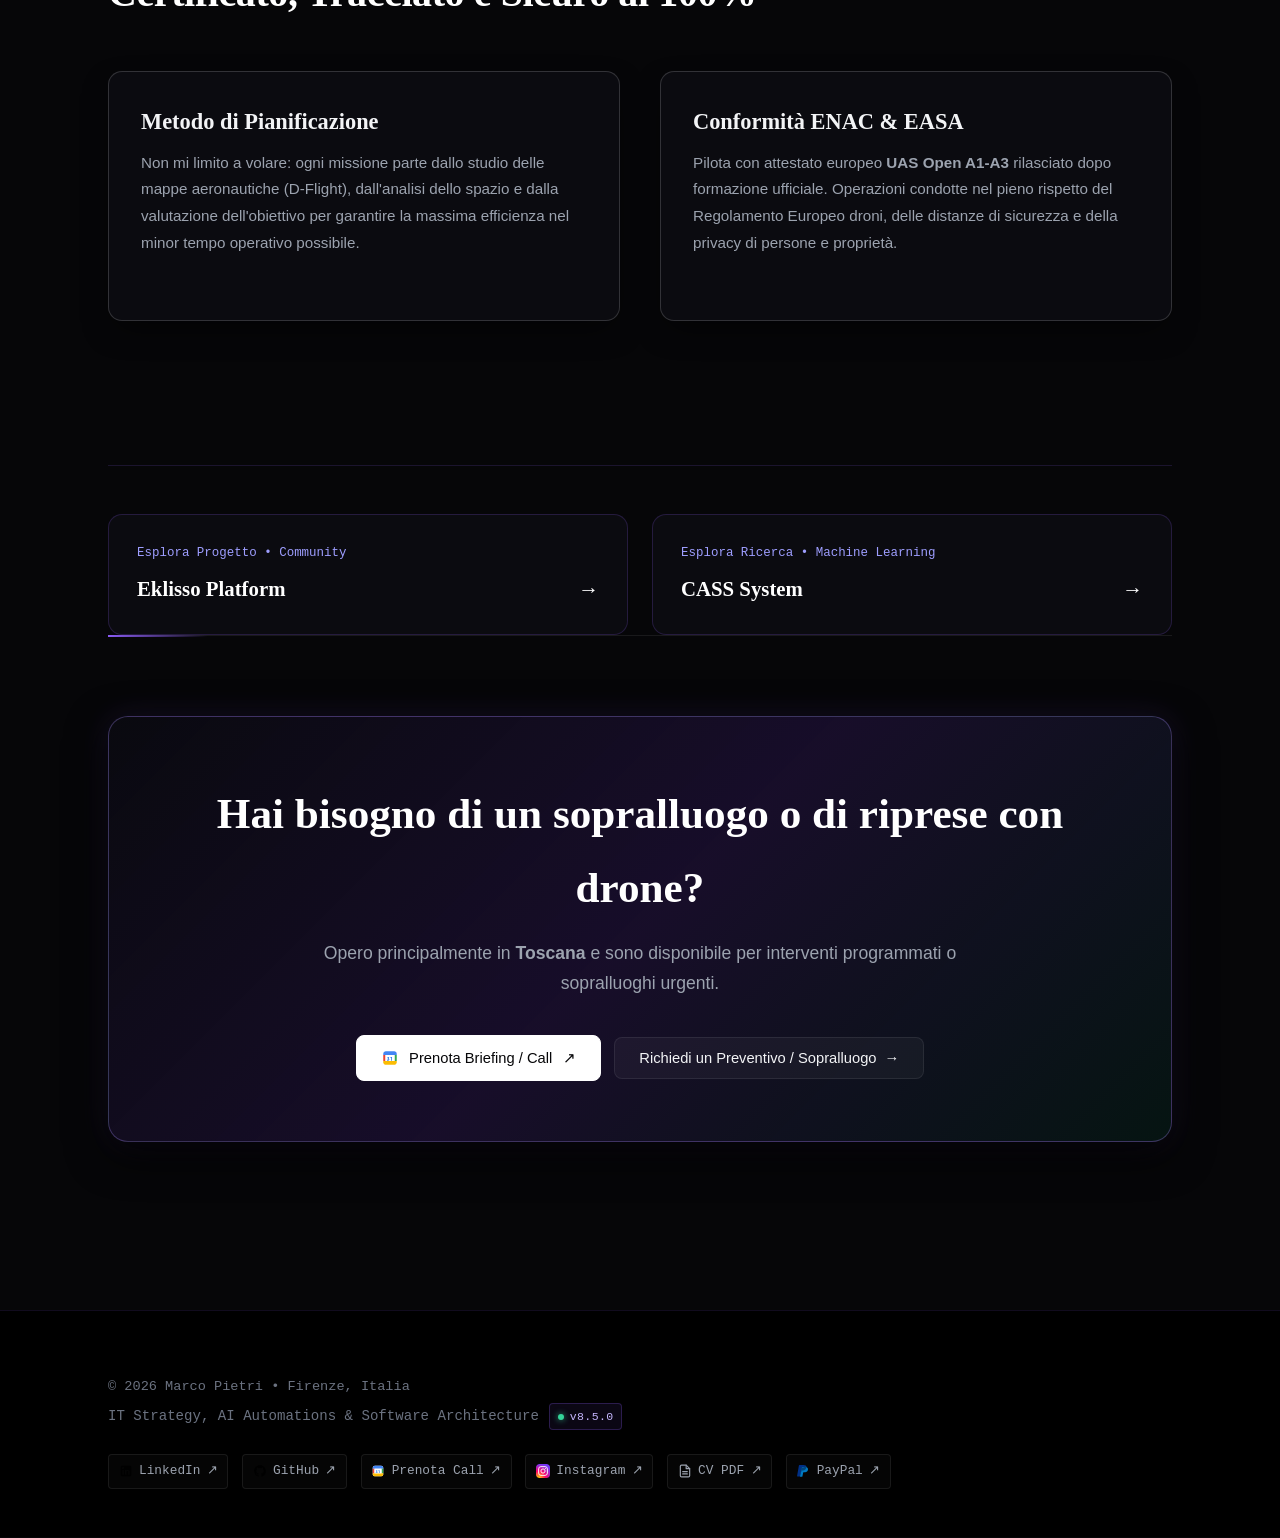
<file: spectra/index.html>
<!DOCTYPE html>
<html lang="it">
<head>
  <meta charset="UTF-8">
  <meta name="viewport" content="width=device-width, initial-scale=1.0">
  <title>Spectra Vision — Servizio Riprese Aeree &amp; Ispezioni Drone | Marco Pietri</title>
  
  <meta name="description" content="Spectra Vision: riprese aeree, ispezioni tecniche di coperture e pannelli solari, perizie e video storytelling realizzati con droni DJI conformi alle normative ENAC ed EASA.">
  <meta name="author" content="Marco Pietri">
  <meta name="robots" content="index, follow, max-snippet:-1, max-image-preview:large, max-video-preview:-1">
  <link rel="canonical" href="https://marcopietri.com/spectra/">
  
  <!-- Open Graph -->
  <meta property="og:type" content="article">
  <meta property="og:title" content="Spectra Vision — Riprese Aeree &amp; Ispezioni con Droni DJI">
  <meta property="og:description" content="Servizio professionale di rilievi aerei e ispezioni tecniche certificato ENAC/EASA. Operativo in Toscana.">
  <meta property="og:url" content="https://marcopietri.com/spectra/">
  <meta property="og:site_name" content="Marco Pietri">
  <meta property="og:locale" content="it_IT">
  
  <!-- Favicon & Brand Icons -->
  <link rel="icon" type="image/x-icon" href="/favicon.ico">
  <link rel="icon" type="image/png" sizes="32x32" href="/favicon-32x32.png">
  <link rel="icon" type="image/png" sizes="48x48" href="/favicon-48x48.png">
  <link rel="apple-touch-icon" sizes="180x180" href="/apple-touch-icon.png">
  <link rel="manifest" href="/site.webmanifest">
  <meta name="theme-color" content="#030305">
  
  <!-- Pannellum 360 Viewer CSS -->
  <link rel="stylesheet" href="/assets/css/pannellum.css">

  <!-- Shared Stylesheet (Bespoke Editorial Edition) -->
  <link rel="stylesheet" href="/assets/css/style.css?v=8.5.0">
  <link rel="canonical" href="https://marcopietri.com/spectra/">
  <link rel="alternate" hreflang="it" href="https://marcopietri.com/spectra/">
  <link rel="alternate" hreflang="en" href="https://marcopietri.com/spectra/">
  <link rel="alternate" hreflang="x-default" href="https://marcopietri.com/spectra/">

  <!-- OpenGraph / Facebook -->
  <meta property="og:type" content="website">
  <meta property="og:url" content="https://marcopietri.com/spectra/">
  <meta property="og:title" content="Spectra Vision — Riprese Aeree & Rilievi Drone 4K | Marco Pietri">
  <meta property="og:description" content="Servizio professionale di riprese aeree 4K HDR, ispezioni tecniche e rilievi fotogrammetrici con drone certificato EASA/ENAC A1-A3.">
  <meta property="og:image" content="https://marcopietri.com/assets/images/spectra-hero.jpg">
  <meta property="og:locale" content="it_IT">
  <meta property="og:locale:alternate" content="en_US">
  <meta property="og:site_name" content="Marco Pietri — Portfolio">

  <!-- Twitter -->
  <meta name="twitter:card" content="summary_large_image">
  <meta name="twitter:url" content="https://marcopietri.com/spectra/">
  <meta name="twitter:title" content="Spectra Vision — Riprese Aeree & Rilievi Drone 4K | Marco Pietri">
  <meta name="twitter:description" content="Servizio professionale di riprese aeree 4K HDR, ispezioni tecniche e rilievi fotogrammetrici con drone certificato EASA/ENAC A1-A3.">
  <meta name="twitter:image" content="https://marcopietri.com/assets/images/spectra-hero.jpg">

  <!-- Schema.org JSON-LD Structured Data -->
  <script type="application/ld+json">
  {
    "@context": "https://schema.org",
    "@graph": [
      {
        "@type": "WebPage",
        "@id": "https://marcopietri.com/spectra/#webpage",
        "url": "https://marcopietri.com/spectra/",
        "name": "Spectra Vision — Riprese Aeree & Rilievi Drone 4K | Marco Pietri",
        "description": "Servizio professionale di riprese aeree 4K HDR, ispezioni tecniche e rilievi fotogrammetrici con drone certificato EASA/ENAC A1-A3.",
        "isPartOf": {
          "@type": "WebSite",
          "@id": "https://marcopietri.com/#website",
          "name": "Marco Pietri — Portfolio",
          "url": "https://marcopietri.com/"
        },
        "version": "8.5.0",
        "dateModified": "2026-10-07T15:10:00+02:00",
        "breadcrumb": {
          "@id": "https://marcopietri.com/spectra/#breadcrumb"
        }
      },
      {
        "@type": "BreadcrumbList",
        "@id": "https://marcopietri.com/spectra/#breadcrumb",
        "itemListElement": [
          {
            "@type": "ListItem",
            "position": 1,
            "name": "Home",
            "item": "https://marcopietri.com/"
          },
          {
            "@type": "ListItem",
            "position": 2,
            "name": "Progetti",
            "item": "https://marcopietri.com/#projects"
          },
          {
            "@type": "ListItem",
            "position": 3,
            "name": "Spectra Vision",
            "item": "https://marcopietri.com/spectra/"
          }
        ]
      },
      {
        "@type": "Service",
        "@id": "https://marcopietri.com/spectra/#service",
        "name": "Spectra Vision — Riprese Aeree con Droni",
        "version": "8.5.0",
        "dateModified": "2026-10-07T15:10:00+02:00",
        "url": "https://marcopietri.com/spectra/",
        "provider": {
          "@type": "Person",
          "@id": "https://marcopietri.com/#person",
          "name": "Marco Pietri",
          "url": "https://marcopietri.com/"
        },
        "serviceType": "UAS Aerial Photography & Technical Inspection",
        "description": "Servizio di rilievi aerei con droni professionali DJI per analisi tecniche, ispezioni tetti e pannelli fotovoltaici, documentazione assicurativa e riprese video."
      },
      {
        "@type": "VideoObject",
        "@id": "https://marcopietri.com/spectra/#elba-reel",
        "name": "Reel Costiero — Isola d'Elba con Drone DJI 4K",
        "description": "Riprese aeree 4K HDR delle coste e scogliere dell'Isola d'Elba realizzate con drone DJI stabilizzato per storytelling multimediale e promozioni territoriali.",
        "thumbnailUrl": "https://marcopietri.com/assets/images/spectra/elba-poster.jpg",
        "uploadDate": "2026-09-28T12:00:00+02:00",
        "contentUrl": "https://marcopietri.com/assets/videos/spectra/elba-reel-1080p.mp4",
        "embedUrl": "https://marcopietri.com/spectra/",
        "publisher": {
          "@id": "https://marcopietri.com/#person"
        }
      }
    ]
  }
  </script>
</head>
<body>
  <canvas id="global-geometric-canvas" class="global-geometric-canvas" aria-hidden="true"></canvas>

  <!-- Navigation Header (4-Pillar Nav) -->
  <header class="site-header">
    <div class="container header-inner">
      <a href="/" class="brand-mark" aria-label="Torna alla Home">
        <span class="brand-dot"></span>
        <span class="brand-name">Marco Pietri</span>
      </a>

      <div class="header-actions">
        <button class="cmd-palette-trigger" aria-label="Apri Command Palette (Cmd+K)">
          <span class="kbd-badge">⌘K</span>
          <span data-i18n="cmd_k_hint">Cerca o Comandi</span>
        </button>

        <button class="lang-toggle-btn" aria-label="Cambia Lingua / Switch Language">
          <span class="lang-opt is-active" data-lang-val="it">IT</span>
          <span class="lang-divider">/</span>
          <span class="lang-opt" data-lang-val="en">EN</span>
        </button>
      </div>

      <button class="mobile-nav-toggle" aria-expanded="false" aria-label="Toggle navigation menu">
        ☰ Menu
      </button>
      <nav aria-label="Navigazione Principale">
        <ul class="nav-menu">
          <li><a href="/" data-i18n="nav_home">Home</a></li>
          <li><a href="/#projects" class="active" data-i18n="nav_projects">Progetti</a></li>
          <li><a href="/certificazioni/" data-i18n="nav_certifications">Certificazioni</a></li>
          <li><a href="/#contact" data-i18n="nav_contact">Contatti</a></li>
        </ul>
      </nav>
    </div>
  </header>

  <main class="container">
    <!-- Breadcrumbs -->
    <nav class="breadcrumb-nav" aria-label="Percorso di navigazione">
      <a href="/">Home</a>
      <span class="breadcrumb-separator">›</span>
      <a href="/#projects">Progetti</a>
      <span class="breadcrumb-separator">›</span>
      <span class="breadcrumb-current">Spectra Vision</span>
    </nav>

    <!-- Hero / Service Lead -->
    <section class="hero-section" style="padding-top: 1rem;" aria-label="Presentazione Spectra Vision">
      <h1 class="hero-title">Spectra Vision</h1>
      
      <p class="hero-motto">
        Servizio professionale di riprese e rilievi aerei con tecnologia DJI.
      </p>

      <article class="hero-lead">
        Spectra Vision è il servizio di riprese e fotografie aeree condotto da Marco Pietri con droni e tecnologia DJI. Pensato per aziende, privati, perizie e contesti tecnici, combina risoluzione ultra-dettagliata e agilità di manovra, garantendo totale conformità alle normative aeronautiche ENAC ed EASA.
      </article>

      <div class="btn-group">
        <a href="#servizi" class="btn btn-primary">
          <span>Scopri i Servizi</span>
          <span>&darr;</span>
        </a>
        <a href="#storytelling" class="btn btn-secondary">
          <span>Showcase 360° Live</span>
        </a>
      </div>
    </section>

    <!-- Macro Services Cards Section -->
    <section id="servizi" aria-label="I Servizi Principali di Spectra Vision" style="margin-top: 2rem;">
      <div class="section-header">
        <span class="section-tag">Aree di Intervento</span>
        <h2 class="section-title">Servizi Professionali con Drone</h2>
        <p class="section-desc">
          Dalla narrazione visiva alle ispezioni tecniche: seleziona un'area di intervento per esplorare le produzioni e le specifiche operative:
        </p>
      </div>

      <!-- Macro Grid -->
      <div class="services-macro-grid">
        <!-- Card 1: Riprese & Storytelling (ACTIVE) -->
        <a href="#storytelling" class="macro-service-card highlighted">
          <div>
            <div class="macro-card-top">
              <div class="macro-card-icon">🎬</div>
              <span class="cat-badge live">● Attivo • Showcase Live</span>
            </div>
            <h3 class="macro-card-title">Riprese Aeree &amp; Storytelling</h3>
            <p class="macro-card-desc">
              Produzioni multimediali ad alto impatto emotivo: tour sferici 360° interattivi, video 4K cinematografici e reel social per valorizzare strutture, territori ed eventi.
            </p>
          </div>
          <div class="macro-card-cta">
            <span>Esplora lo Storytelling &darr;</span>
          </div>
        </a>

        <!-- Card 2: Ispezioni Tecniche -->
        <a href="#ispezioni" class="macro-service-card">
          <div>
            <div class="macro-card-top">
              <div class="macro-card-icon">🔍</div>
              <span class="cat-badge soon">Ambito Tecnico</span>
            </div>
            <h3 class="macro-card-title">Ispezioni Tecniche &amp; Coperture</h3>
            <p class="macro-card-desc">
              Verifica visiva ravvicinata di tetti, impianti fotovoltaici, comignoli e facciate. Rileva anomalie e usura ad alta quota a zero rischi e senza costosi ponteggi.
            </p>
          </div>
          <div class="macro-card-cta">
            <span>Dettagli Ispezioni &darr;</span>
          </div>
        </a>

        <!-- Card 3: Rilievi Territoriali -->
        <a href="#rilievi" class="macro-service-card">
          <div>
            <div class="macro-card-top">
              <div class="macro-card-icon">📐</div>
              <span class="cat-badge soon">Perizie &amp; Mappature</span>
            </div>
            <h3 class="macro-card-title">Rilievi Territoriali &amp; Perizie</h3>
            <p class="macro-card-desc">
              Documentazione visiva georeferenziata per sinistri, perizie assicurative post-maltempo, monitoraggio stato avanzamento cantieri e valorizzazione immobiliare.
            </p>
          </div>
          <div class="macro-card-cta">
            <span>Dettagli Rilievi &darr;</span>
          </div>
        </a>
      </div>
    </section>

    <!-- SECTION 01: Storytelling & 360 Showcase Section -->
    <section id="storytelling" class="spectra-media-section" aria-label="Sezione Storytelling e Showcase 360">
      <div class="section-header">
        <span class="section-tag">Sezione 01 &bull; Riprese Aeree &amp; Storytelling</span>
        <h2 class="section-title">Showcase Multimediale &amp; Tour 360°</h2>
        <p class="section-desc">
          Esplora le riprese condotte con tecnologia DJI. Seleziona una tipologia di contenuto per visualizzarla:
        </p>
      </div>

      <!-- Category Cards (Panoramiche 360, Video Short, Fotografie HD) -->
      <div class="media-category-grid">
        <!-- Card 1: 360 Panorami (ACTIVE) -->
        <div class="media-cat-card active-card" id="card-tab-pano" role="button" tabindex="0" aria-label="Mostra Panorami Aerei 360">
          <div class="media-cat-header">
            <span class="media-cat-icon">🌐</span>
            <span class="cat-badge live">● Disponibile • 5 Scenari</span>
          </div>
          <h3 class="media-cat-title">Panorami Aerei 360°</h3>
          <p class="media-cat-desc">
            Tour sferici a 360° in altissima definizione: ruota la visuale in tempo reale, fai zoom sui dettagli ed esplora dall'alto con piena libertà.
          </p>
          <div class="media-cat-footer">
            <span class="active-action" id="action-label-pano">
              <span>Viewer attivo qui sotto</span> &darr;
            </span>
          </div>
        </div>

        <!-- Card 2: Video Short & Reel (ACTIVE) -->
        <div class="media-cat-card" id="card-tab-video" role="button" tabindex="0" aria-label="Mostra Video Short e Reel 4K">
          <div class="media-cat-header">
            <span class="media-cat-icon">🎬</span>
            <span class="cat-badge live">● Disponibile • 2 Reel HD</span>
          </div>
          <h3 class="media-cat-title">Video Short &amp; Reel 4K</h3>
          <p class="media-cat-desc">
            Montaggi video dinamici e riprese aeree cinematografiche per social media, promozioni territoriali e presentazioni d'impatto.
          </p>
          <div class="media-cat-footer">
            <span class="inactive-action" id="action-label-video">
              <span>Clicca per riprodurre</span> &rarr;
            </span>
          </div>
        </div>

        <!-- Card 3: Immersione 3D & Gaussian Splatting (ACTIVE) -->
        <div class="media-cat-card" id="card-tab-luma" role="button" tabindex="0" aria-label="Mostra Immersione 3D e Gaussian Splatting">
          <div class="media-cat-header">
            <span class="media-cat-icon">🛰️</span>
            <span class="cat-badge live">● Disponibile • 2 Modelli 3D</span>
          </div>
          <h3 class="media-cat-title">Immersione 3D &amp; Neural Splat</h3>
          <p class="media-cat-desc">
            Ricostruzioni volumetriche 3D (Santuario di Canoscio e Cassero di Castiglion Fiorentino) tramite Gaussian Splatting neurale Luma AI: orbita ed esplora liberamente.
          </p>
          <div class="media-cat-footer">
            <span class="inactive-action" id="action-label-luma">
              <span>Clicca per navigare in 3D</span> &rarr;
            </span>
          </div>
        </div>
      </div>

      <!-- SHOWCASE 01: 360 PANORAMIC TOURS CONTAINER -->
      <div id="pano-showcase-container">
        <!-- 360 Interactive Viewer Container -->
        <div class="viewer-360-wrapper">
          <div class="viewer-topbar">
            <div class="viewer-scene-info">
              <div class="viewer-live-dot"></div>
              <div>
                <div class="viewer-scene-title" id="current-scene-title">Vista Invernale Aerea</div>
                <div class="viewer-scene-date" id="current-scene-date">Gennaio 2026 • Rilievo Territoriale</div>
              </div>
              <div class="drone-focus-badge" id="drone-focus-indicator" style="display: none;">
                <span class="focus-pulse">●</span> <span id="focus-label">Drone Focus</span>
              </div>
            </div>
            <div class="viewer-controls">
              <button class="viewer-btn" id="toggle-autorotate" type="button" aria-label="Attiva o disattiva tour automatico">
                <span id="rotate-icon">⏸</span> <span id="rotate-label">Tour Drone</span>
              </button>
              <button class="viewer-btn" id="reset-view" type="button" aria-label="Reimposta orientamento iniziale">
                <span>↺</span> <span>Reset</span>
              </button>
              <button class="viewer-btn" id="fullscreen-btn" type="button" aria-label="Visualizza a schermo intero">
                <span>⤢</span> <span>Schermo Intero</span>
              </button>
            </div>
          </div>

          <!-- WebGL Canvas Container -->
          <div id="panorama-viewport" class="viewer-viewport"></div>

          <!-- Helper Instruction Bar (Fully Responsive & Outside Canvas) -->
          <div class="viewer-helper-bar">
            <span class="helper-icon">⟲</span>
            <span class="helper-text desktop-only">Trascina con il mouse o muovi lo smartphone per esplorare a 360°</span>
            <span class="helper-text mobile-only">Trascina per ruotare a 360° &bull; Pizzica per zoomare</span>
          </div>
        </div>

        <!-- Thumbnails Selector Bar -->
        <div class="pano-carousel-header">
          <span class="carousel-title">
            <span>Seleziona Scenario Panoramico</span>
          </span>
          <span class="carousel-counter" id="carousel-indicator">1 di 5</span>
        </div>

        <div class="pano-carousel-strip" id="pano-carousel">
          <!-- Item 1 -->
          <button class="pano-thumb-card active-thumb" type="button" data-index="0">
            <div class="pano-thumb-img-wrapper">
              <img src="/assets/images/spectra/panorami/pano-1-thumb.jpg?v=2" alt="Miniatura Vista Invernale Aerea" class="pano-thumb-img" loading="lazy">
              <span class="pano-thumb-badge">360° Sferica</span>
            </div>
            <div class="pano-thumb-details">
              <div class="pano-thumb-name">1. Vista Invernale</div>
              <div class="pano-thumb-meta">Gennaio 2026</div>
            </div>
          </button>

          <!-- Item 2 -->
          <button class="pano-thumb-card" type="button" data-index="1">
            <div class="pano-thumb-img-wrapper">
              <img src="/assets/images/spectra/panorami/pano-2-thumb.jpg?v=2" alt="Miniatura Tardo Pomeriggio di Maggio" class="pano-thumb-img" loading="lazy">
              <span class="pano-thumb-badge">360° Sferica</span>
            </div>
            <div class="pano-thumb-details">
              <div class="pano-thumb-name">2. Tardo Pomeriggio</div>
              <div class="pano-thumb-meta">Maggio 2026</div>
            </div>
          </button>

          <!-- Item 3 -->
          <button class="pano-thumb-card" type="button" data-index="2">
            <div class="pano-thumb-img-wrapper">
              <img src="/assets/images/spectra/panorami/pano-3-thumb.jpg?v=2" alt="Miniatura Panoramica Solare HD" class="pano-thumb-img" loading="lazy">
              <span class="pano-thumb-badge">360° Sferica</span>
            </div>
            <div class="pano-thumb-details">
              <div class="pano-thumb-name">3. Panoramica Solare</div>
              <div class="pano-thumb-meta">Agosto 2026</div>
            </div>
          </button>

          <!-- Item 4 -->
          <button class="pano-thumb-card" type="button" data-index="3">
            <div class="pano-thumb-img-wrapper">
              <img src="/assets/images/spectra/panorami/pano-4-thumb.jpg?v=2" alt="Miniatura Vista sulla Foresta" class="pano-thumb-img" loading="lazy">
              <span class="pano-thumb-badge">360° Sferica</span>
            </div>
            <div class="pano-thumb-details">
              <div class="pano-thumb-name">4. Vista sulla Foresta</div>
              <div class="pano-thumb-meta">Giugno 2026</div>
            </div>
          </button>

          <!-- Item 5 -->
          <button class="pano-thumb-card" type="button" data-index="4">
            <div class="pano-thumb-img-wrapper">
              <img src="/assets/images/spectra/panorami/pano-5-thumb.jpg?v=2" alt="Miniatura Golden Hour al Tramonto" class="pano-thumb-img" loading="lazy">
              <span class="pano-thumb-badge">360° Sferica</span>
            </div>
            <div class="pano-thumb-details">
              <div class="pano-thumb-name">5. Golden Hour</div>
              <div class="pano-thumb-meta">Febbraio 2026</div>
            </div>
          </button>
        </div>
      </div>

      <!-- SHOWCASE 02: VIDEO REEL CONTAINER -->
      <div id="video-showcase-container" style="display: none;">
        <div class="video-player-wrapper">
          <div class="viewer-topbar">
            <div class="viewer-scene-info">
              <div class="viewer-live-dot"></div>
              <div>
                <div class="viewer-scene-title" id="video-current-title">Reel Costiero — Isola d'Elba</div>
                <div class="viewer-scene-date" id="video-current-date">Agosto 2025/2026 • Full HD 60fps • Stabilizzazione DJI Gimbal 3-Assi</div>
              </div>
              <div class="drone-focus-badge">
                <span class="focus-pulse">●</span> <span id="video-source-badge">DJI 4K Source</span>
              </div>
            </div>
            <div class="viewer-controls">
              <button class="viewer-btn" id="video-fullscreen-btn" type="button" aria-label="Visualizza video a schermo intero">
                <span>⤢</span> <span>Schermo Intero</span>
              </button>
            </div>
          </div>

          <!-- Video Viewport -->
          <div class="video-viewport">
            <video id="spectra-reel-video" controls playsinline muted loop preload="metadata" poster="/assets/images/spectra/elba-poster.jpg?v=2" class="spectra-main-video">
              <source id="spectra-reel-source" src="/assets/videos/spectra/elba-reel-1080p.mp4?v=8.3.3" type="video/mp4">
              Il tuo browser non supporta la riproduzione di video HTML5.
            </video>
          </div>

          <!-- Video Bottom Info Bar -->
          <div class="video-specs-bar">
            <span id="video-footer-title" style="font-family: var(--font-mono); font-size: 0.82rem; font-weight: 500; color: #ffffff; letter-spacing: 0.02em;">
              Reel Costiero — Isola d'Elba
            </span>
          </div>
        </div>

        <!-- Video Reels Selector Bar -->
        <div class="pano-carousel-header">
          <span class="carousel-title">
            <span>Seleziona QuickShort Reel Video</span>
          </span>
          <span class="carousel-counter" id="video-carousel-indicator">1 di 2</span>
        </div>

        <div class="pano-carousel-strip" id="video-carousel">
          <!-- Video 1 -->
          <button class="pano-thumb-card active-thumb video-thumb-card" type="button" data-video-index="0">
            <div class="pano-thumb-img-wrapper">
              <img src="/assets/images/spectra/elba-poster.jpg?v=2" alt="Miniatura Reel Isola d'Elba" class="pano-thumb-img" loading="lazy">
              <span class="pano-thumb-badge">Reel 4K Drone</span>
            </div>
            <div class="pano-thumb-details">
              <div class="pano-thumb-name">1. Reel Costiero — Isola d'Elba</div>
              <div class="pano-thumb-meta">Agosto 2025/2026 &bull; Coste &amp; Scogliere</div>
            </div>
          </button>

          <!-- Video 2 -->
          <button class="pano-thumb-card video-thumb-card" type="button" data-video-index="1">
            <div class="pano-thumb-img-wrapper">
              <img src="/assets/images/spectra/montenerone-poster.jpg?v=8.3.3" alt="Miniatura Reel Monte Nerone" class="pano-thumb-img" loading="lazy">
              <span class="pano-thumb-badge">Reel 4K Drone</span>
            </div>
            <div class="pano-thumb-details">
              <div class="pano-thumb-name">2. Reel Montano — Monte Nerone</div>
              <div class="pano-thumb-meta">2026 &bull; Vetta Appenninica &amp; Crinali</div>
            </div>
          </button>
        </div>
      </div>

      <!-- SHOWCASE 03: 3D GAUSSIAN SPLAT / LUMA AI CONTAINER -->
      <div id="luma-showcase-container" style="display: none;">
        <div class="luma-viewer-wrapper">
          <div class="viewer-topbar">
            <div class="viewer-scene-info">
              <div class="viewer-live-dot"></div>
              <div>
                <div class="viewer-scene-title" id="luma-scene-title">Santuario di Canoscio / Trestina — Rilievo Neurale 3D</div>
                <div class="viewer-scene-date" id="luma-scene-date">Cattura Fotogrammetrica con Drone &bull; Neural Radiance / Gaussian Splatting (Luma AI)</div>
              </div>
              <div class="drone-focus-badge">
                <span class="focus-pulse">●</span> <span>3D Interactive Neural Field</span>
              </div>
            </div>
            <div class="viewer-controls">
              <button class="viewer-btn" id="luma-fullscreen-btn" type="button" aria-label="Visualizza modello 3D a schermo intero">
                <span>⤢</span> <span>Schermo Intero</span>
              </button>
            </div>
          </div>

          <!-- Luma 3D Viewport Frame -->
          <div class="luma-viewport-container" id="luma-viewport-box">
            <iframe 
              id="luma-embed-iframe"
              src="https://lumalabs.ai/embed/af0534f9-9821-4d36-a5af-f6cecee7ea91?mode=sparkles&background=%23030305&color=%23ffffff&showTitle=true&loadBg=true&logoPosition=bottom-left&infoPosition=bottom-right&cinematicVideo=undefined&showMenu=false" 
              width="100%" 
              height="580" 
              frameborder="0" 
              title="Luma AI 3D Gaussian Splatting Santuario di Trestina" 
              style="border: none; display: block; width: 100%; height: 580px; background: #030305;"
              allow="fullscreen; accelerometer; gyroscope; xr-spatial-tracking"
              loading="lazy">
            </iframe>
          </div>

          <!-- Technical Specs Bar & Navigation Helper -->
          <div class="video-specs-bar">
            <div class="video-specs-tags">
              <span class="video-spec-pill">Gaussian Splatting</span>
              <span class="video-spec-pill">Luma AI Neural Engine</span>
              <span class="video-spec-pill">Navigazione 6DOF</span>
              <span class="video-spec-pill">Fotogrammetria Aerea DJI</span>
            </div>
            <div style="font-size: 0.74rem; color: var(--text-dim);">
              <span class="desktop-only">🖱️ Trascina per orbitare &bull; Tasto destro / Due dita per traslare &bull; Rotella per zoom</span>
              <span class="mobile-only">👆 Trascina per ruotare in 3D &bull; Due dita per zoom e pan</span>
            </div>
          </div>
        </div>

        <!-- 3D Models Selector Bar -->
        <div class="pano-carousel-header">
          <span class="carousel-title">
            <span>Seleziona Modello Neurale 3D</span>
          </span>
          <span class="carousel-counter" id="luma-carousel-indicator">1 di 2</span>
        </div>

        <div class="pano-carousel-strip" id="luma-carousel">
          <!-- Item 1: Santuario di Canoscio -->
          <button class="pano-thumb-card active-thumb" type="button" data-luma-index="0">
            <div class="pano-thumb-img-wrapper">
              <img src="/assets/images/spectra/luma-trestina-thumb.png?v=7.0" alt="Miniatura Rilievo Neurale 3D Santuario di Canoscio Trestina" class="pano-thumb-img" loading="lazy">
              <span class="pano-thumb-badge" style="background: rgba(16, 185, 129, 0.9);">Gaussian 3D</span>
            </div>
            <div class="pano-thumb-details">
              <div class="pano-thumb-name">1. Santuario di Canoscio</div>
              <div class="pano-thumb-meta">Trestina • Rilievo Neurale 3D</div>
            </div>
          </button>

          <!-- Item 2: Cassero di Castiglion Fiorentino -->
          <button class="pano-thumb-card" type="button" data-luma-index="1">
            <div class="pano-thumb-img-wrapper">
              <img src="/assets/images/spectra/luma-cassero-thumb.png?v=7.0" alt="Miniatura Rilievo Neurale 3D Cassero Castiglion Fiorentino" class="pano-thumb-img" loading="lazy">
              <span class="pano-thumb-badge" style="background: rgba(59, 130, 246, 0.9);">Gaussian 3D</span>
            </div>
            <div class="pano-thumb-details">
              <div class="pano-thumb-name">2. Cassero Medievale</div>
              <div class="pano-thumb-meta">Castiglion F.no • Fortezza Storica</div>
            </div>
          </button>
        </div>
      </div>
    </section>

    <!-- SECTION 02: Ispezioni Tecniche & Coperture -->
    <section id="ispezioni" aria-label="Sezione Ispezioni Tecniche e Coperture" style="margin-top: 4rem;">
      <div class="section-header">
        <span class="section-tag">Sezione 02 &bull; Diagnostica Aerea</span>
        <h2 class="section-title">Ispezione Tetti, Coperture &amp; Fotovoltaico</h2>
        <p class="section-desc">
          Verifica visiva ad altissima risoluzione per manutenzione predittiva e perizie tecniche in totale sicurezza:
        </p>
      </div>

      <div class="grid-2">
        <article class="card">
          <span class="card-badge badge-emerald">Manutenzione &amp; Impianti</span>
          <h3 class="card-title">Ispezione Tetti &amp; Pannelli Solari</h3>
          <p class="card-body">
            Controllo ad alta risoluzione dello stato di tegole, lucernari, grondaie, comignoli e pannelli fotovoltaici. Permette di individuare microfessure, accumulo di sporco o danni da intemperie senza alcun rischio di caduta dall'alto.
          </p>

          <!-- Minimal Vector Micro-Animation: Solar Photovoltaic Laser Grid Scan -->
          <div class="card-micro-viz solar-scan-viz" aria-hidden="true">
            <svg class="micro-viz-svg" viewBox="0 0 340 64" fill="none" xmlns="http://www.w3.org/2000/svg">
              <defs>
                <linearGradient id="solarCellGrad" x1="0%" y1="0%" x2="100%" y2="100%">
                  <stop offset="0%" stop-color="#0e1a2b" />
                  <stop offset="100%" stop-color="#060c15" />
                </linearGradient>
                <linearGradient id="laserBeamGrad" x1="0%" y1="0%" x2="100%" y2="0%">
                  <stop offset="0%" stop-color="rgba(16, 185, 129, 0)" />
                  <stop offset="50%" stop-color="rgba(52, 211, 153, 0.95)" />
                  <stop offset="100%" stop-color="rgba(16, 185, 129, 0)" />
                </linearGradient>
              </defs>
              <!-- 6 Solar Modules Grid -->
              <g class="solar-grid-group">
                <rect x="8" y="8" width="48" height="48" rx="4" fill="url(#solarCellGrad)" stroke="rgba(52, 211, 153, 0.22)" stroke-width="1" />
                <line x1="24" y1="8" x2="24" y2="56" stroke="rgba(255, 255, 255, 0.08)" stroke-width="0.75" />
                <line x1="40" y1="8" x2="40" y2="56" stroke="rgba(255, 255, 255, 0.08)" stroke-width="0.75" />
                <line x1="8" y1="32" x2="56" y2="32" stroke="rgba(255, 255, 255, 0.08)" stroke-width="0.75" />

                <rect x="64" y="8" width="48" height="48" rx="4" fill="url(#solarCellGrad)" stroke="rgba(52, 211, 153, 0.22)" stroke-width="1" />
                <line x1="80" y1="8" x2="80" y2="56" stroke="rgba(255, 255, 255, 0.08)" stroke-width="0.75" />
                <line x1="96" y1="8" x2="96" y2="56" stroke="rgba(255, 255, 255, 0.08)" stroke-width="0.75" />
                <line x1="64" y1="32" x2="112" y2="32" stroke="rgba(255, 255, 255, 0.08)" stroke-width="0.75" />

                <rect x="120" y="8" width="48" height="48" rx="4" fill="url(#solarCellGrad)" stroke="rgba(52, 211, 153, 0.22)" stroke-width="1" />
                <line x1="136" y1="8" x2="136" y2="56" stroke="rgba(255, 255, 255, 0.08)" stroke-width="0.75" />
                <line x1="152" y1="8" x2="152" y2="56" stroke="rgba(255, 255, 255, 0.08)" stroke-width="0.75" />
                <line x1="120" y1="32" x2="168" y2="32" stroke="rgba(255, 255, 255, 0.08)" stroke-width="0.75" />

                <rect x="176" y="8" width="48" height="48" rx="4" fill="url(#solarCellGrad)" stroke="rgba(52, 211, 153, 0.22)" stroke-width="1" />
                <line x1="192" y1="8" x2="192" y2="56" stroke="rgba(255, 255, 255, 0.08)" stroke-width="0.75" />
                <line x1="208" y1="8" x2="208" y2="56" stroke="rgba(255, 255, 255, 0.08)" stroke-width="0.75" />
                <line x1="176" y1="32" x2="224" y2="32" stroke="rgba(255, 255, 255, 0.08)" stroke-width="0.75" />

                <rect x="232" y="8" width="48" height="48" rx="4" fill="url(#solarCellGrad)" stroke="rgba(52, 211, 153, 0.22)" stroke-width="1" />
                <line x1="248" y1="8" x2="248" y2="56" stroke="rgba(255, 255, 255, 0.08)" stroke-width="0.75" />
                <line x1="264" y1="8" x2="264" y2="56" stroke="rgba(255, 255, 255, 0.08)" stroke-width="0.75" />
                <line x1="232" y1="32" x2="280" y2="32" stroke="rgba(255, 255, 255, 0.08)" stroke-width="0.75" />

                <rect x="288" y="8" width="48" height="48" rx="4" fill="url(#solarCellGrad)" stroke="rgba(52, 211, 153, 0.22)" stroke-width="1" />
                <line x1="304" y1="8" x2="304" y2="56" stroke="rgba(255, 255, 255, 0.08)" stroke-width="0.75" />
                <line x1="320" y1="8" x2="320" y2="56" stroke="rgba(255, 255, 255, 0.08)" stroke-width="0.75" />
                <line x1="288" y1="32" x2="336" y2="32" stroke="rgba(255, 255, 255, 0.08)" stroke-width="0.75" />
              </g>

              <!-- Animated Laser Scan Line -->
              <g class="laser-scanner-head">
                <animateTransform
                  attributeName="transform"
                  type="translate"
                  values="0,0; 320,0; 0,0"
                  keyTimes="0; 0.5; 1"
                  keySplines="0.45 0 0.55 1; 0.45 0 0.55 1"
                  calcMode="spline"
                  dur="3.2s"
                  repeatCount="indefinite" />
                <rect x="8" y="6" width="3" height="52" fill="url(#laserBeamGrad)" />
                <circle cx="9.5" cy="32" r="3" fill="#34d399" />
              </g>
            </svg>
            <div class="micro-viz-label">
              <span class="micro-viz-dot"></span>
              <span data-i18n="micro_solar_label">Scansione Fotovoltaica &bull; Diagnostica Celle</span>
            </div>
          </div>

          <div class="card-tags">
            <span class="tag">Zero Ponteggi</span>
            <span class="tag">Monitoraggio Fotovoltaico</span>
            <span class="tag">Sicurezza sul Lavoro</span>
          </div>
        </article>

        <article class="card">
          <span class="card-badge badge-emerald">Sicurezza &amp; Costi</span>
          <h3 class="card-title">Accesso a Zone Impervie &amp; Facciate</h3>
          <p class="card-body">
            Il drone raggiunge in pochi minuti pareti verticali, silos, campanili o tetti con pendenze proibitive, eliminando i costi di noleggio cestelli e riducendo a zero i tempi di fermo operativo.
          </p>

          <!-- Minimal Vector Micro-Animation: Vertical Facade Elevation & Hover Sensor -->
          <div class="card-micro-viz facade-scan-viz" aria-hidden="true">
            <svg class="micro-viz-svg" viewBox="0 0 340 64" fill="none" xmlns="http://www.w3.org/2000/svg">
              <defs>
                <linearGradient id="facadeBeamGrad" x1="0%" y1="0%" x2="0%" y2="100%">
                  <stop offset="0%" stop-color="rgba(56, 189, 248, 0)" />
                  <stop offset="50%" stop-color="rgba(56, 189, 248, 0.95)" />
                  <stop offset="100%" stop-color="rgba(56, 189, 248, 0)" />
                </linearGradient>
              </defs>
              <!-- Architectural Elevation Wireframe -->
              <g class="facade-grid-group">
                <line x1="16" y1="10" x2="16" y2="54" stroke="rgba(56, 189, 248, 0.3)" stroke-width="1.5" />
                <line x1="76" y1="10" x2="76" y2="54" stroke="rgba(255, 255, 255, 0.08)" stroke-width="0.75" stroke-dasharray="3 3" />
                <line x1="136" y1="10" x2="136" y2="54" stroke="rgba(255, 255, 255, 0.08)" stroke-width="0.75" stroke-dasharray="3 3" />
                <line x1="196" y1="10" x2="196" y2="54" stroke="rgba(255, 255, 255, 0.08)" stroke-width="0.75" stroke-dasharray="3 3" />
                <line x1="256" y1="10" x2="256" y2="54" stroke="rgba(255, 255, 255, 0.08)" stroke-width="0.75" stroke-dasharray="3 3" />
                <line x1="324" y1="10" x2="324" y2="54" stroke="rgba(56, 189, 248, 0.3)" stroke-width="1.5" />

                <line x1="16" y1="14" x2="324" y2="14" stroke="rgba(255, 255, 255, 0.12)" stroke-width="1" />
                <line x1="16" y1="32" x2="324" y2="32" stroke="rgba(255, 255, 255, 0.12)" stroke-width="1" />
                <line x1="16" y1="50" x2="324" y2="50" stroke="rgba(255, 255, 255, 0.12)" stroke-width="1" />

                <text x="22" y="21" fill="rgba(56, 189, 248, 0.55)" font-size="7.5" font-family="'JetBrains Mono', monospace">+28m</text>
                <text x="22" y="39" fill="rgba(56, 189, 248, 0.55)" font-size="7.5" font-family="'JetBrains Mono', monospace">+14m</text>
                <text x="22" y="57" fill="rgba(56, 189, 248, 0.55)" font-size="7.5" font-family="'JetBrains Mono', monospace">+0m</text>
              </g>

              <!-- Vertical Scan Ray & Drone Sensor Marker -->
              <g class="facade-scanner-head">
                <animateTransform
                  attributeName="transform"
                  type="translate"
                  values="0,-16; 0,16; 0,-16"
                  keyTimes="0; 0.5; 1"
                  keySplines="0.45 0 0.55 1; 0.45 0 0.55 1"
                  calcMode="spline"
                  dur="3.6s"
                  repeatCount="indefinite" />
                <line x1="16" y1="32" x2="324" y2="32" stroke="url(#facadeBeamGrad)" stroke-width="1.5" />
                <circle cx="170" cy="32" r="3.5" fill="#38bdf8" />
              </g>
            </svg>
            <div class="micro-viz-label">
              <span class="micro-viz-dot dot-cyan"></span>
              <span data-i18n="micro_facade_label">Rilievo Pareti &amp; Verticali &bull; Quota Operativa Dinamica</span>
            </div>
          </div>

          <div class="card-tags">
            <span class="tag">Rapidità Operativa</span>
            <span class="tag">Zero Impatto Logistico</span>
            <span class="tag">Inquadrature Ravvicinate</span>
          </div>
        </article>
      </div>
    </section>

    <!-- SECTION 03: Rilievi Territoriali & Perizie -->
    <section id="rilievi" aria-label="Sezione Rilievi Territoriali e Perizie" style="margin-top: 4rem;">
      <div class="section-header">
        <span class="section-tag">Sezione 03 &bull; Mappature &amp; Consulenze</span>
        <h2 class="section-title">Rilievi Territoriali, Perizie &amp; Sinistri</h2>
        <p class="section-desc">
          Documentazione fotografica geolocalizzata e peritale a supporto di studi tecnici, assicurazioni e agenzie immobiliari:
        </p>
      </div>

      <div class="grid-2">
        <article class="card">
          <span class="card-badge badge-emerald">Perizie &amp; Assicurazioni</span>
          <h3 class="card-title">Documentazione Sinistri &amp; Grandinate</h3>
          <p class="card-body">
            Mappatura fotografica ad alta fedeltà post-evento calamitoso. Fornisce report visivi chiari e georeferenziati a supporto di periti assicurativi, liquidatori e proprietari per quantificare i danni con precisione.
          </p>
          <div class="card-tags">
            <span class="tag">Report Peritali</span>
            <span class="tag">Foto Geotaggate</span>
            <span class="tag">Quantificazione Danni</span>
          </div>
        </article>

        <article class="card">
          <span class="card-badge">Real Estate &amp; Territorio</span>
          <h3 class="card-title">Valutazioni Immobiliari &amp; Terreni</h3>
          <p class="card-body">
            Inquadrature panoramiche e ortofoto per agenzie immobiliari, architetti e investitori. Ideale per mostrare confini catastali, visuali paesaggistiche e valorizzare il pregio di ville, tenute e complessi residenziali.
          </p>
          <div class="card-tags">
            <span class="tag">Valorizzazione Asset</span>
            <span class="tag">Visuali Panoramiche</span>
            <span class="tag">Mappatura Confini</span>
          </div>
        </article>
      </div>
    </section>

    <!-- Operational Method & Compliance -->
    <section id="compliance" aria-label="Normativa e Certificazioni">
      <div class="section-header">
        <span class="section-tag">Affidabilità &amp; Legalità</span>
        <h2 class="section-title">Certificato, Tracciato e Sicuro al 100%</h2>
      </div>

      <div class="grid-2">
        <article class="card">
          <h3 class="card-title" style="color: var(--moss-light);">Metodo di Pianificazione</h3>
          <p class="card-body">
            Non mi limito a volare: ogni missione parte dallo studio delle mappe aeronautiche (D-Flight), dall'analisi dello spazio e dalla valutazione dell'obiettivo per garantire la massima efficienza nel minor tempo operativo possibile.
          </p>
        </article>

        <article class="card">
          <h3 class="card-title" style="color: var(--emerald-glow);">Conformità ENAC &amp; EASA</h3>
          <p class="card-body">
            Pilota con attestato europeo <strong>UAS Open A1-A3</strong> rilasciato dopo formazione ufficiale. Operazioni condotte nel pieno rispetto del Regolamento Europeo droni, delle distanze di sicurezza e della privacy di persone e proprietà.
          </p>
        </article>
      </div>
    </section>

    <!-- Cross-Navigation: Explore Other Projects -->
    <div class="project-cross-nav">
      <div class="cross-nav-grid">
        <a href="/eklisso/" class="cross-nav-card">
          <span class="cross-nav-label">Esplora Progetto &bull; Community</span>
          <div class="cross-nav-title">
            <span>Eklisso Platform</span>
            <span style="color: var(--violet-glow);">&rarr;</span>
          </div>
        </a>
        <a href="/cass/" class="cross-nav-card">
          <span class="cross-nav-label">Esplora Ricerca &bull; Machine Learning</span>
          <div class="cross-nav-title">
            <span>CASS System</span>
            <span style="color: var(--emerald-glow);">&rarr;</span>
          </div>
        </a>
      </div>
    </div>

    <!-- Booking / Inquiry CTA -->
    <section aria-label="Richiedi un Sopralluogo">
      <div class="cta-banner">
        <h2>Hai bisogno di un sopralluogo o di riprese con drone?</h2>
        <p>
          Opero principalmente in <strong>Toscana</strong> e sono disponibile per interventi programmati o sopralluoghi urgenti.
        </p>
        <div class="btn-group" style="justify-content: center; flex-wrap: wrap;">
          <a href="https://calendar.app.google/gKhe4f7WKE7wmt4r5" target="_blank" rel="noopener" class="btn btn-primary btn-calendar" aria-label="Prenota una Call con Google Calendar">
            <img src="/assets/images/logos/google-calendar.svg" alt="" aria-hidden="true">
            <span>Prenota Briefing / Call</span>
            <span>&nearr;</span>
          </a>
          <a href="mailto:mpietri82@gmail.com?subject=Richiesta%20Sopralluogo%20Spectra%20Vision" class="btn btn-secondary">
            <span>Richiedi un Preventivo / Sopralluogo</span>
            <span>&rarr;</span>
          </a>
        </div>
      </div>
    </section>
  </main>

  <!-- Semantic Footer -->
  <footer class="site-footer">
    <div class="container footer-content">
      <div class="footer-meta-wrap">
        <p>&copy; 2026 Marco Pietri &bull; Firenze, Italia</p>
        <p class="footer-sub-line">
          <span>IT Strategy, AI Automations &amp; Software Architecture</span>
          <span class="footer-version-tag" title="Versione Corrente Build (Clicca per Easter Egg)"><span class="footer-version-dot"></span>v8.5.0</span>
        </p>
      </div>
      <div class="footer-social-bar">
        <a href="https://www.linkedin.com/in/marco-pietri-561a33306/" target="_blank" rel="noopener me" class="social-link" aria-label="LinkedIn">
          <img src="/assets/images/logos/linkedin.svg" alt="" aria-hidden="true">
          <span>LinkedIn</span> &nearr;
        </a>
        <a href="https://github.com/marcopietri02" target="_blank" rel="noopener me" class="social-link" aria-label="GitHub">
          <img src="/assets/images/logos/github.svg" alt="" aria-hidden="true">
          <span>GitHub</span> &nearr;
        </a>
        <a href="https://calendar.app.google/gKhe4f7WKE7wmt4r5" target="_blank" rel="noopener" class="social-link" aria-label="Prenota Call con Google Calendar">
          <img src="/assets/images/logos/google-calendar.svg" alt="" aria-hidden="true">
          <span>Prenota Call</span> &nearr;
        </a>
        <a href="https://www.instagram.com/_marco.pietri_/" target="_blank" rel="noopener me" class="social-link" aria-label="Instagram">
          <img src="/assets/images/logos/instagram.svg" alt="" style="border-radius: 3px;" aria-hidden="true">
          <span>Instagram</span> &nearr;
        </a>
        <a href="https://drive.google.com/file/d/1fuXuN6e4lGd1CrBtd-lQeoXlnenA6BhV/view?usp=sharing" target="_blank" rel="noopener" class="social-link" aria-label="Curriculum Vitae">
          <svg viewBox="0 0 24 24" fill="none" stroke="currentColor" stroke-width="2" stroke-linecap="round" stroke-linejoin="round" aria-hidden="true"><path d="M14 2H6a2 2 0 0 0-2 2v16a2 2 0 0 0 2 2h12a2 2 0 0 0 2-2V8z"></path><polyline points="14 2 14 8 20 8"></polyline><line x1="16" y1="13" x2="8" y2="13"></line><line x1="16" y1="17" x2="8" y2="17"></line></svg>
          <span>CV PDF</span> &nearr;
        </a>
        <a href="https://paypal.me/MarcoPietri" target="_blank" rel="noopener" class="social-link" aria-label="Supporta con PayPal">
          <img src="/assets/images/logos/paypal.svg" alt="" aria-hidden="true">
          <span>PayPal</span> &nearr;
        </a>
      </div>
    </div>
  </footer>

  <!-- Pannellum 360 Engine -->
  <script src="/assets/js/pannellum.js?v=3.2"></script>
  
  <!-- Site Scripts -->
  <script src="/assets/js/main.js?v=8.5.0"></script>

  <!-- Spectra 360 Interactive Controller -->
  <script>
    document.addEventListener('DOMContentLoaded', () => {
      const viewport = document.getElementById('panorama-viewport');
      if (!viewport || typeof pannellum === 'undefined') return;

      let isTourActive = true;
      let userInteracting = false;
      let panViewer = null;
      let tourTimer = null;
      let idleTimer = null;
      let currentSceneIndex = 0;
      let focusPointIndex = 0;

      const scenes = [
        {
          src: '/assets/images/spectra/panorami/pano-1.jpg?v=2',
          title: 'Vista Invernale Aerea',
          meta: 'Gennaio 2026 • Rilievo Territoriale',
          pitch: 0,
          yaw: 0,
          focusPoints: [
            { pitch: -18, yaw: 42, hfov: 62, label: 'Ispezione Coperture & Strutture' },
            { pitch: -7, yaw: -68, hfov: 66, label: 'Allineamento Orizzonte Collinare' },
            { pitch: -24, yaw: 135, hfov: 58, label: 'Dettaglio Rilievo Terreno' }
          ]
        },
        {
          src: '/assets/images/spectra/panorami/pano-2.jpg?v=2',
          title: 'Tardo Pomeriggio di Maggio',
          meta: 'Maggio 2026 • Luce Naturale Calda',
          pitch: -5,
          yaw: 30,
          focusPoints: [
            { pitch: -15, yaw: -22, hfov: 60, label: 'Tenuta & Campagna Toscana' },
            { pitch: -24, yaw: 110, hfov: 64, label: 'Dettaglio Quota Media' },
            { pitch: -6, yaw: -145, hfov: 68, label: 'Visuale Panoramica Ovest' }
          ]
        },
        {
          src: '/assets/images/spectra/panorami/pano-3.jpg?v=2',
          title: 'Panoramica Solare HD',
          meta: 'Agosto 2026 • Ispezione e Dettaglio',
          pitch: -10,
          yaw: -45,
          focusPoints: [
            { pitch: -25, yaw: -15, hfov: 55, label: 'Ispezione Tetti & Fotovoltaico' },
            { pitch: -12, yaw: 88, hfov: 62, label: 'Area Urbana & Viabilità' },
            { pitch: -20, yaw: 170, hfov: 60, label: 'Prospettiva Aerea Obliqua' }
          ]
        },
        {
          src: '/assets/images/spectra/panorami/pano-4.jpg?v=2',
          title: 'Vista sulla Foresta',
          meta: 'Giugno 2026 • Quota Panoramica Boschiva',
          pitch: 0,
          yaw: 40,
          focusPoints: [
            { pitch: -12, yaw: 35, hfov: 60, label: 'Macchia Mediterranea & Rilievi' },
            { pitch: -22, yaw: -75, hfov: 62, label: 'Canopia & Sentieri Naturali' },
            { pitch: -6, yaw: 140, hfov: 66, label: 'Allineamento Orizzonte Verde' }
          ]
        },
        {
          src: '/assets/images/spectra/panorami/pano-5.jpg?v=2',
          title: "Golden Hour al Tramonto",
          meta: 'Febbraio 2026 • Luce Dorata pre-tramonto',
          pitch: -5,
          yaw: -120,
          focusPoints: [
            { pitch: -5, yaw: -95, hfov: 62, label: 'Luce Tramonto & Controluce' },
            { pitch: -23, yaw: 36, hfov: 56, label: 'Valle in Ombra & Dettagli' },
            { pitch: -12, yaw: 160, hfov: 65, label: 'Paesaggio Tardo-Pomeridiano' }
          ]
        }
      ];

      const focusBadge = document.getElementById('drone-focus-indicator');
      const focusLabel = document.getElementById('focus-label');
      const rotateBtn = document.getElementById('toggle-autorotate');
      const rotateIcon = document.getElementById('rotate-icon');
      const rotateLabel = document.getElementById('rotate-label');

      function stopTourTimers() {
        if (tourTimer) {
          clearTimeout(tourTimer);
          tourTimer = null;
        }
        if (focusBadge) {
          focusBadge.style.display = 'none';
        }
      }

      function scheduleDroneMove() {
        stopTourTimers();
        if (!isTourActive || userInteracting || !panViewer) return;

        // Wait 7.5 seconds of gentle rotation before triggering cinematic focus
        tourTimer = setTimeout(() => {
          if (!isTourActive || userInteracting || !panViewer) return;

          const scene = scenes[currentSceneIndex];
          if (!scene.focusPoints || scene.focusPoints.length === 0) {
            scheduleDroneMove();
            return;
          }

          const point = scene.focusPoints[focusPointIndex % scene.focusPoints.length];
          focusPointIndex++;

          // 1. Show dynamic drone focus badge
          if (focusBadge && focusLabel) {
            focusLabel.textContent = point.label;
            focusBadge.style.display = 'inline-flex';
          }

          // 2. Smoothly glide to target and zoom in (simulating drone camera focus, like Google Earth)
          panViewer.stopAutoRotate();
          panViewer.lookAt(point.pitch, point.yaw, point.hfov, 2200, () => {
            if (!isTourActive || userInteracting || !panViewer) return;

            // 3. Pause for 3.2s on the high-detail zoomed subject
            tourTimer = setTimeout(() => {
              if (!isTourActive || userInteracting || !panViewer) return;

              // 4. Smoothly zoom back out to wide view (hfov: 100) and continue rotation
              panViewer.lookAt(scene.pitch, point.yaw + 28, 100, 2000, () => {
                if (focusBadge) focusBadge.style.display = 'none';
                if (isTourActive && !userInteracting && panViewer) {
                  panViewer.startAutoRotate(-1.5);
                  scheduleDroneMove();
                }
              });
            }, 3200);
          });
        }, 7500);
      }

      function onUserActivity() {
        userInteracting = true;
        stopTourTimers();
        clearTimeout(idleTimer);

        // Resume cinematic drone tour after 8 seconds of inactivity
        idleTimer = setTimeout(() => {
          userInteracting = false;
          if (isTourActive && panViewer) {
            panViewer.startAutoRotate(-1.5);
            scheduleDroneMove();
          }
        }, 8000);
      }

      viewport.addEventListener('pointerdown', onUserActivity);
      viewport.addEventListener('wheel', onUserActivity, { passive: true });
      viewport.addEventListener('touchstart', onUserActivity, { passive: true });

      // Build scenes configuration for Pannellum multi-scene
      const scenesConfig = {};
      scenes.forEach((s, idx) => {
        scenesConfig['scene-' + idx] = {
          title: s.title,
          type: 'equirectangular',
          panorama: s.src,
          pitch: s.pitch,
          yaw: s.yaw,
          hfov: 100
        };
      });

      // Initialize Pannellum once with all scenes
      panViewer = pannellum.viewer('panorama-viewport', {
        default: {
          firstScene: 'scene-0',
          sceneFadeDuration: 600,
          autoLoad: true,
          ignoreGPanoXMP: true,
          autoRotate: isTourActive ? -1.5 : 0,
          autoRotateInactivityDelay: 3500,
          compass: false,
          showZoomCtrl: true,
          showFullscreenCtrl: false,
          mouseZoom: true,
          minHfov: 45,
          maxHfov: 120
        },
        scenes: scenesConfig
      });

      function switchScene(index) {
        currentSceneIndex = index;
        focusPointIndex = 0;
        stopTourTimers();

        const scene = scenes[index];
        if (!scene || !panViewer) return;

        // Load scene using native transition
        panViewer.loadScene('scene-' + index);

        // Update topbar labels
        const titleEl = document.getElementById('current-scene-title');
        const dateEl = document.getElementById('current-scene-date');
        const indicatorEl = document.getElementById('carousel-indicator');

        if (titleEl) titleEl.textContent = scene.title;
        if (dateEl) dateEl.textContent = scene.meta;
        if (indicatorEl) indicatorEl.textContent = (index + 1) + ' di ' + scenes.length;

        // Schedule cinematic drone focus for new scene
        if (isTourActive) {
          scheduleDroneMove();
        }
      }

      // Schedule first cinematic drone focus
      if (isTourActive) {
        scheduleDroneMove();
      }

      // Thumbnail Click Events
      const thumbCards = document.querySelectorAll('.pano-thumb-card');
      const viewerBox = document.querySelector('.viewer-360-wrapper');

      thumbCards.forEach((card) => {
        card.addEventListener('click', () => {
          const idx = parseInt(card.getAttribute('data-index'), 10);
          thumbCards.forEach(c => c.classList.remove('active-thumb'));
          card.classList.add('active-thumb');
          switchScene(idx);

          // Center clicked thumbnail horizontally in the strip
          card.scrollIntoView({ behavior: 'smooth', inline: 'center', block: 'nearest' });

          // Auto-scroll viewer into view on mobile or whenever it is outside the viewport
          if (viewerBox) {
            const rect = viewerBox.getBoundingClientRect();
            if (rect.top < 60 || rect.bottom > (window.innerHeight + 100) || window.innerWidth <= 900) {
              viewerBox.scrollIntoView({ behavior: 'smooth', block: 'start' });
            }
          }
        });
      });

      // Controls: Toggle Cinematic Tour
      if (rotateBtn) {
        rotateBtn.addEventListener('click', () => {
          if (!panViewer) return;
          if (isTourActive) {
            isTourActive = false;
            stopTourTimers();
            panViewer.stopAutoRotate();
            if (rotateIcon) rotateIcon.textContent = '▶';
            if (rotateLabel) rotateLabel.textContent = 'Avvia Tour';
          } else {
            isTourActive = true;
            userInteracting = false;
            panViewer.startAutoRotate(-1.5);
            if (rotateIcon) rotateIcon.textContent = '⏸';
            if (rotateLabel) rotateLabel.textContent = 'Pausa Tour';
            scheduleDroneMove();
          }
        });
      }

      // Controls: Reset View
      const resetBtn = document.getElementById('reset-view');
      if (resetBtn) {
        resetBtn.addEventListener('click', () => {
          if (panViewer) {
            stopTourTimers();
            panViewer.setPitch(0);
            panViewer.setYaw(0);
            panViewer.setHfov(100);
            if (isTourActive) scheduleDroneMove();
          }
        });
      }

      // Controls: Toggle Fullscreen (360 Panorama)
      const fullBtn = document.getElementById('fullscreen-btn');
      if (fullBtn) {
        fullBtn.addEventListener('click', () => {
          if (panViewer) {
            panViewer.toggleFullscreen();
          }
        });
      }

      // Category Tab Switching (Panorami 360 vs Video Reel vs 3D Gaussian Splatting)
      const tabPano = document.getElementById('card-tab-pano');
      const tabVideo = document.getElementById('card-tab-video');
      const tabLuma = document.getElementById('card-tab-luma');
      const panoContainer = document.getElementById('pano-showcase-container');
      const videoContainer = document.getElementById('video-showcase-container');
      const lumaContainer = document.getElementById('luma-showcase-container');
      const actionLabelPano = document.getElementById('action-label-pano');
      const actionLabelVideo = document.getElementById('action-label-video');
      const actionLabelLuma = document.getElementById('action-label-luma');
      const reelVideo = document.getElementById('spectra-reel-video');
      const videoFullBtn = document.getElementById('video-fullscreen-btn');
      const lumaFullBtn = document.getElementById('luma-fullscreen-btn');
      const lumaIframe = document.getElementById('luma-embed-iframe');

      function showPanoTab() {
        if (!panoContainer) return;
        panoContainer.style.display = 'block';
        if (videoContainer) videoContainer.style.display = 'none';
        if (lumaContainer) lumaContainer.style.display = 'none';

        if (reelVideo) reelVideo.pause();

        if (tabPano) tabPano.classList.add('active-card');
        if (tabVideo) tabVideo.classList.remove('active-card');
        if (tabLuma) tabLuma.classList.remove('active-card');

        if (actionLabelPano) {
          actionLabelPano.className = 'active-action';
          actionLabelPano.innerHTML = '<span>Viewer attivo qui sotto</span> &darr;';
        }
        if (actionLabelVideo) {
          actionLabelVideo.className = 'inactive-action';
          actionLabelVideo.innerHTML = '<span>Clicca per riprodurre</span> &rarr;';
        }
        if (actionLabelLuma) {
          actionLabelLuma.className = 'inactive-action';
          actionLabelLuma.innerHTML = '<span>Clicca per navigare in 3D</span> &rarr;';
        }

        if (panViewer && isTourActive) {
          panViewer.startAutoRotate(-1.5);
          scheduleDroneMove();
        }

        if (viewerBox) {
          viewerBox.scrollIntoView({ behavior: 'smooth', block: 'start' });
        }
      }

      function showVideoTab() {
        if (!videoContainer) return;
        if (panoContainer) panoContainer.style.display = 'none';
        videoContainer.style.display = 'block';
        if (lumaContainer) lumaContainer.style.display = 'none';

        if (panViewer) {
          stopTourTimers();
          panViewer.stopAutoRotate();
        }

        if (tabVideo) tabVideo.classList.add('active-card');
        if (tabPano) tabPano.classList.remove('active-card');
        if (tabLuma) tabLuma.classList.remove('active-card');

        if (actionLabelVideo) {
          actionLabelVideo.className = 'active-action';
          actionLabelVideo.innerHTML = '<span>Player attivo qui sotto</span> &darr;';
        }
        if (actionLabelPano) {
          actionLabelPano.className = 'inactive-action';
          actionLabelPano.innerHTML = '<span>Clicca per esplorare 360°</span> &rarr;';
        }
        if (actionLabelLuma) {
          actionLabelLuma.className = 'inactive-action';
          actionLabelLuma.innerHTML = '<span>Clicca per navigare in 3D</span> &rarr;';
        }

        const videoBox = document.querySelector('.video-player-wrapper');
        if (videoBox) {
          videoBox.scrollIntoView({ behavior: 'smooth', block: 'start' });
        }
      }

      function showLumaTab() {
        if (!lumaContainer) return;
        if (panoContainer) panoContainer.style.display = 'none';
        if (videoContainer) videoContainer.style.display = 'none';
        lumaContainer.style.display = 'block';

        if (reelVideo) reelVideo.pause();

        if (panViewer) {
          stopTourTimers();
          panViewer.stopAutoRotate();
        }

        if (tabLuma) tabLuma.classList.add('active-card');
        if (tabPano) tabPano.classList.remove('active-card');
        if (tabVideo) tabVideo.classList.remove('active-card');

        if (actionLabelLuma) {
          actionLabelLuma.className = 'active-action';
          actionLabelLuma.innerHTML = '<span>Modello 3D attivo qui sotto</span> &darr;';
        }
        if (actionLabelPano) {
          actionLabelPano.className = 'inactive-action';
          actionLabelPano.innerHTML = '<span>Clicca per esplorare 360°</span> &rarr;';
        }
        if (actionLabelVideo) {
          actionLabelVideo.className = 'inactive-action';
          actionLabelVideo.innerHTML = '<span>Clicca per riprodurre</span> &rarr;';
        }

        const lumaBox = document.querySelector('.luma-viewer-wrapper');
        if (lumaBox) {
          lumaBox.scrollIntoView({ behavior: 'smooth', block: 'start' });
        }
      }

      if (tabPano) {
        tabPano.addEventListener('click', showPanoTab);
        tabPano.addEventListener('keydown', (e) => {
          if (e.key === 'Enter' || e.key === ' ') {
            e.preventDefault();
            showPanoTab();
          }
        });
      }

      if (tabVideo) {
        tabVideo.addEventListener('click', showVideoTab);
        tabVideo.addEventListener('keydown', (e) => {
          if (e.key === 'Enter' || e.key === ' ') {
            e.preventDefault();
            showVideoTab();
          }
        });
      }

      if (tabLuma) {
        tabLuma.addEventListener('click', showLumaTab);
        tabLuma.addEventListener('keydown', (e) => {
          if (e.key === 'Enter' || e.key === ' ') {
            e.preventDefault();
            showLumaTab();
          }
        });
      }

      // Video Player Fullscreen & Multi-Reel Switcher
      const videoItems = [
        {
          src: '/assets/videos/spectra/elba-reel-1080p.mp4?v=8.3.3',
          poster: '/assets/images/spectra/elba-poster.jpg?v=2',
          title: "Reel Costiero — Isola d'Elba",
          date: 'Agosto 2025/2026 • Full HD 60fps • Stabilizzazione DJI Gimbal 3-Assi',
          badge: 'DJI 4K Source'
        },
        {
          src: '/assets/videos/spectra/montenerone-reel-1080p.mp4?v=8.3.3',
          poster: '/assets/images/spectra/montenerone-poster.jpg?v=8.3.3',
          title: 'Reel Montano — Vetta Monte Nerone',
          date: '2026 • Full HD 60fps High-Altitude • DJI Flight Dynamics',
          badge: 'DJI 4K Source'
        }
      ];

      const videoThumbCards = document.querySelectorAll('.video-thumb-card');
      const videoTitleEl = document.getElementById('video-current-title');
      const videoDateEl = document.getElementById('video-current-date');
      const videoBadgeEl = document.getElementById('video-source-badge');
      const videoFooterTitleEl = document.getElementById('video-footer-title');
      const videoIndicatorEl = document.getElementById('video-carousel-indicator');

      function switchVideo(idx) {
        const item = videoItems[idx];
        if (!item || !reelVideo) return;

        videoThumbCards.forEach(c => c.classList.remove('active-thumb'));
        if (videoThumbCards[idx]) videoThumbCards[idx].classList.add('active-thumb');

        if (videoTitleEl) videoTitleEl.textContent = item.title;
        if (videoDateEl) videoDateEl.textContent = item.date;
        if (videoBadgeEl) videoBadgeEl.textContent = item.badge;
        if (videoIndicatorEl) videoIndicatorEl.textContent = (idx + 1) + ' di ' + videoItems.length;
        if (videoFooterTitleEl) videoFooterTitleEl.textContent = item.title;

        reelVideo.pause();
        reelVideo.poster = item.poster;
        reelVideo.src = item.src;
        reelVideo.load();
        reelVideo.play().catch(() => {});
      }

      videoThumbCards.forEach(card => {
        card.addEventListener('click', () => {
          const idx = parseInt(card.getAttribute('data-video-index'), 10);
          switchVideo(idx);
          card.scrollIntoView({ behavior: 'smooth', inline: 'center', block: 'nearest' });
        });
      });

      if (videoFullBtn && reelVideo) {
        videoFullBtn.addEventListener('click', () => {
          if (reelVideo.requestFullscreen) {
            reelVideo.requestFullscreen();
          } else if (reelVideo.webkitRequestFullscreen) {
            reelVideo.webkitRequestFullscreen();
          }
        });
      }

      // Luma 3D Fullscreen
      if (lumaFullBtn) {
        lumaFullBtn.addEventListener('click', () => {
          const target = lumaIframe || document.getElementById('luma-viewport-box');
          if (target) {
            if (target.requestFullscreen) {
              target.requestFullscreen();
            } else if (target.webkitRequestFullscreen) {
              target.webkitRequestFullscreen();
            }
          }
        });
      }

      // Luma 3D Multiple Models Switcher
      const lumaScenes = [
        {
          title: "Santuario di Canoscio / Trestina — Rilievo Neurale 3D",
          date: "Cattura Fotogrammetrica con Drone \u2022 Neural Radiance / Gaussian Splatting (Luma AI)",
          src: "https://lumalabs.ai/embed/af0534f9-9821-4d36-a5af-f6cecee7ea91?mode=sparkles&background=%23030305&color=%23ffffff&showTitle=true&loadBg=true&logoPosition=bottom-left&infoPosition=bottom-right&cinematicVideo=undefined&showMenu=false"
        },
        {
          title: "Cassero di Castiglion Fiorentino — Rilievo Storico 3D",
          date: "Scansione Aerea Fotogrammetrica \u2022 Fortezza Medievale (Luma AI)",
          src: "https://lumalabs.ai/embed/7848c55f-2129-403e-bd2b-73d868577bfb?mode=sparkles&background=%23030305&color=%23ffffff&showTitle=true&loadBg=true&logoPosition=bottom-left&infoPosition=bottom-right&cinematicVideo=undefined&showMenu=false"
        }
      ];

      const lumaSceneTitle = document.getElementById('luma-scene-title');
      const lumaSceneDate = document.getElementById('luma-scene-date');
      const lumaCarouselIndicator = document.getElementById('luma-carousel-indicator');
      const lumaThumbs = document.querySelectorAll('#luma-carousel .pano-thumb-card');

      function switchLumaScene(index) {
        const scene = lumaScenes[index];
        if (!scene) return;
        if (lumaIframe) {
          lumaIframe.src = scene.src;
        }
        if (lumaSceneTitle) {
          lumaSceneTitle.textContent = scene.title;
        }
        if (lumaSceneDate) {
          lumaSceneDate.textContent = scene.date;
        }
        if (lumaCarouselIndicator) {
          lumaCarouselIndicator.textContent = `${index + 1} di ${lumaScenes.length}`;
        }
        lumaThumbs.forEach((thumb, i) => {
          if (i === index) {
            thumb.classList.add('active-thumb');
          } else {
            thumb.classList.remove('active-thumb');
          }
        });
      }

      lumaThumbs.forEach((thumb) => {
        thumb.addEventListener('click', () => {
          const idx = parseInt(thumb.getAttribute('data-luma-index'), 10);
          switchLumaScene(idx);
        });
      });
    });
  </script>
</body>
</html>
</file>
<file: assets/css/style.css>
/* ==========================================================================
   MARCO PIETRI — BESPOKE EDITORIAL DESIGN SYSTEM
   Typography: Ysabeau Office (Editorial Serifs) + Inter (Clean Sans) + JetBrains Mono (Technical Monospace)
   Aesthetic: High-End Minimalist Dark / Deep Violet Accents / Tactile Precision
   ========================================================================== */

:root {
  /* Obsidian & Charcoal Dark Palette */
  --bg-void: #060608;
  --bg-surface: #0b0b10;
  --bg-surface-elevated: #111118;
  --bg-card: rgba(14, 14, 20, 0.78);
  --bg-card-hover: rgba(20, 20, 30, 0.95);
  --bg-glass: rgba(8, 8, 12, 0.85);

  /* Deep Violet & Dark Indigo Palette */
  --accent-violet: #8b5cf6;
  --accent-violet-dark: #6366f1;
  --accent-violet-deep: #4338ca;
  --accent-violet-glow: #a78bfa;
  --accent-violet-soft: #c4b5fd;
  --accent-gold: #eab308;

  /* Monochromatic & Tactile Borders */
  --border-subtle: rgba(255, 255, 255, 0.08);
  --border-medium: rgba(255, 255, 255, 0.16);
  --border-hover: rgba(255, 255, 255, 0.28);
  --border-accent: rgba(139, 92, 246, 0.35);

  /* High-legibility Typography Hierarchy */
  --text-main: #f3f4f6;
  --text-secondary: #d1d5db;
  --text-muted: #9ca3af;
  --text-dim: #6b7280;

  /* Font Stacks */
  --font-serif: 'Ysabeau Office', Georgia, Cambria, serif;
  --font-sans: 'Inter', -apple-system, BlinkMacSystemFont, "Segoe UI", Roboto, sans-serif;
  --font-mono: 'JetBrains Mono', "SFMono-Regular", Consolas, monospace;

  /* Layout & Geometry */
  --container-max: 1120px;
  --radius-xs: 4px;
  --radius-sm: 8px;
  --radius-md: 14px;
  --radius-lg: 20px;
  --radius-full: 9999px;
  
  /* Transitions */
  --transition-fast: 0.18s cubic-bezier(0.16, 1, 0.3, 1);
  --transition-smooth: 0.3s cubic-bezier(0.16, 1, 0.3, 1);
}

/* Base Reset & Core Setup */
*, *::before, *::after {
  box-sizing: border-box;
  margin: 0;
  padding: 0;
}

html {
  scroll-behavior: smooth;
  color-scheme: dark;
  background-color: var(--bg-void);
}

body {
  background-color: var(--bg-void);
  color: var(--text-main);
  font-family: var(--font-sans);
  font-size: 1rem;
  line-height: 1.7;
  min-height: 100vh;
  overflow-x: hidden;
  position: relative;
  -webkit-font-smoothing: antialiased;
  -moz-osx-font-smoothing: grayscale;
}

/* Deep Violet Ambient Atmosphere */
body::before {
  content: "";
  position: fixed;
  top: 0;
  left: 0;
  right: 0;
  bottom: 0;
  background: 
    radial-gradient(circle at 18% 12%, rgba(139, 92, 246, 0.08) 0%, transparent 48%),
    radial-gradient(circle at 82% 28%, rgba(99, 102, 241, 0.06) 0%, transparent 48%);
  pointer-events: none;
  z-index: 0;
}

/* Container */
.container {
  max-width: var(--container-max);
  margin: 0 auto;
  padding: 0 1.75rem;
  position: relative;
  z-index: 1;
}

/* ==========================================================================
   Navigation Header
   ========================================================================== */
header.site-header {
  padding: 1.35rem 0;
  border-bottom: 1px solid var(--border-subtle);
  backdrop-filter: blur(20px);
  -webkit-backdrop-filter: blur(20px);
  position: sticky;
  top: 0;
  z-index: 100;
  background: rgba(6, 6, 8, 0.92);
  transition: border-color var(--transition-fast);
}

.header-inner {
  display: flex;
  justify-content: space-between;
  align-items: center;
}

.brand-mark {
  font-family: var(--font-sans);
  font-size: 1.1rem;
  font-weight: 600;
  letter-spacing: -0.01em;
  color: var(--text-main);
  text-decoration: none;
  display: inline-flex;
  align-items: center;
  gap: 0.5rem;
  transition: opacity var(--transition-fast);
}

.brand-mark:hover {
  opacity: 0.85;
}

.brand-name {
  font-family: var(--font-serif);
  font-size: 1.25rem;
  font-weight: 700;
  letter-spacing: 0.02em;
}

.brand-dot {
  width: 7px;
  height: 7px;
  border-radius: 50%;
  background: var(--accent-violet);
  box-shadow: 0 0 10px var(--accent-violet);
  display: inline-block;
}

.nav-menu {
  display: flex;
  align-items: center;
  gap: 0.75rem;
  list-style: none;
}

.nav-menu a {
  font-family: var(--font-mono);
  font-size: 0.82rem;
  color: var(--text-muted);
  text-decoration: none;
  transition: all var(--transition-fast);
  padding: 0.4rem 0.75rem;
  border-radius: var(--radius-xs);
  letter-spacing: 0.02em;
}

.nav-menu a:hover {
  color: #ffffff;
  background: rgba(255, 255, 255, 0.05);
}

.nav-menu a.active {
  color: var(--accent-violet-soft);
  background: rgba(139, 92, 246, 0.1);
  border: 1px solid rgba(139, 92, 246, 0.35);
}

.mobile-nav-toggle {
  display: none;
  background: var(--bg-surface-elevated);
  border: 1px solid var(--border-subtle);
  color: var(--text-main);
  padding: 0.45rem 0.8rem;
  border-radius: var(--radius-xs);
  font-family: var(--font-mono);
  font-size: 0.82rem;
  cursor: pointer;
}

/* Breadcrumb Navigation */
.breadcrumb-nav {
  display: flex;
  align-items: center;
  gap: 0.65rem;
  font-family: var(--font-mono);
  font-size: 0.85rem;
  margin: 2.25rem 0 2.5rem;
  padding: 0.25rem 0;
  color: var(--text-dim);
}

.breadcrumb-nav a {
  color: var(--text-muted);
  text-decoration: none;
  transition: color var(--transition-fast);
}

.breadcrumb-nav a:hover {
  color: #ffffff;
}

.breadcrumb-separator {
  color: var(--text-dim);
  font-size: 0.8rem;
}

.breadcrumb-current {
  color: var(--text-main);
  font-weight: 500;
}

/* ==========================================================================
   Hero Section (Editorial & Authoritative)
   ========================================================================== */
@keyframes heroFadeUp {
  0% {
    opacity: 0;
    transform: translateY(18px);
  }
  100% {
    opacity: 1;
    transform: translateY(0);
  }
}

.hero-section {
  position: relative;
  padding: 5.5rem 0 4.5rem;
}

.global-geometric-canvas {
  position: fixed;
  top: 0;
  left: 0;
  width: 100vw;
  height: 100vh;
  pointer-events: none;
  z-index: 0;
  opacity: 0.6;
}

.hero-grid {
  position: relative;
  z-index: 1;
  display: grid;
  grid-template-columns: 1.3fr 0.7fr;
  gap: 3.5rem;
  align-items: center;
}

.hero-content {
  display: flex;
  flex-direction: column;
}

.hero-eyebrow {
  font-family: var(--font-mono);
  font-size: 0.82rem;
  text-transform: uppercase;
  letter-spacing: 0.14em;
  color: var(--accent-violet-glow);
  margin-bottom: 0.75rem;
  animation: heroFadeUp 0.75s cubic-bezier(0.16, 1, 0.3, 1) 0.05s both;
}

.hero-title {
  font-family: var(--font-serif);
  font-size: clamp(2.8rem, 5.5vw, 4.4rem);
  font-weight: 700;
  letter-spacing: -0.02em;
  line-height: 1.08;
  margin-bottom: 0.85rem;
  color: #ffffff;
  animation: heroFadeUp 0.75s cubic-bezier(0.16, 1, 0.3, 1) 0.1s both;
}

.hero-subtitle {
  font-family: var(--font-sans);
  font-size: clamp(1.1rem, 2vw, 1.35rem);
  font-weight: 500;
  color: var(--text-secondary);
  margin-bottom: 1.5rem;
  letter-spacing: -0.01em;
  animation: heroFadeUp 0.75s cubic-bezier(0.16, 1, 0.3, 1) 0.18s both;
}

.hero-lead-text {
  font-size: 1.12rem;
  color: var(--text-muted);
  line-height: 1.8;
  margin-bottom: 2rem;
  max-width: 620px;
  animation: heroFadeUp 0.75s cubic-bezier(0.16, 1, 0.3, 1) 0.25s both;
}

/* Hero Portrait Frame */
.hero-avatar-wrapper {
  display: flex;
  justify-content: center;
  align-items: center;
  position: relative;
  animation: heroFadeUp 0.85s cubic-bezier(0.16, 1, 0.3, 1) 0.2s both;
}

.avatar-frame {
  position: relative;
  width: 270px;
  height: 270px;
  border-radius: var(--radius-lg);
  padding: 1px;
  background: linear-gradient(135deg, rgba(255, 255, 255, 0.18), rgba(255, 255, 255, 0.04));
  box-shadow: 0 20px 40px -15px rgba(0, 0, 0, 0.8);
  overflow: hidden;
  transition: transform var(--transition-smooth), border-color var(--transition-smooth);
}

.avatar-frame:hover {
  transform: translateY(-3px);
}

.avatar-img {
  width: 100%;
  height: 100%;
  border-radius: calc(var(--radius-lg) - 1px);
  object-fit: cover;
  object-position: center 15%;
  background-color: var(--bg-surface);
  display: block;
  filter: contrast(1.03) brightness(0.98);
}

/* Buttons */
.btn-group {
  display: flex;
  flex-wrap: wrap;
  align-items: center;
  gap: 0.85rem;
  animation: heroFadeUp 0.75s cubic-bezier(0.16, 1, 0.3, 1) 0.32s both;
}

.btn {
  display: inline-flex;
  align-items: center;
  gap: 0.5rem;
  padding: 0.8rem 1.5rem;
  border-radius: var(--radius-sm);
  text-decoration: none;
  font-weight: 500;
  font-size: 0.92rem;
  font-family: var(--font-sans);
  transition: all var(--transition-fast);
  cursor: pointer;
  border: 1px solid transparent;
  line-height: 1;
}

.btn-primary {
  background: #ffffff;
  color: #060608;
  border-color: #ffffff;
}

.btn-primary:hover {
  background: #e5e7eb;
  border-color: #e5e7eb;
  transform: translateY(-2px);
}

.btn-secondary {
  background: rgba(255, 255, 255, 0.04);
  color: var(--text-main);
  border-color: var(--border-subtle);
  backdrop-filter: blur(8px);
}

.btn-secondary:hover {
  background: rgba(255, 255, 255, 0.08);
  border-color: var(--border-medium);
  color: #ffffff;
  transform: translateY(-2px);
}

.btn-gold {
  background: rgba(234, 179, 8, 0.08);
  color: #fef08a;
  border-color: rgba(234, 179, 8, 0.3);
}

.btn-gold:hover {
  background: rgba(234, 179, 8, 0.16);
  border-color: var(--accent-gold);
  color: #ffffff;
  transform: translateY(-2px);
}

.btn-calendar {
  gap: 0.65rem;
}

.btn-calendar img,
.btn-calendar svg {
  width: 18px;
  height: 18px;
  flex-shrink: 0;
  vertical-align: middle;
}

/* Subpage Hero & Text Layouts */
.hero-motto {
  font-family: var(--font-sans);
  font-size: clamp(1.05rem, 1.8vw, 1.25rem);
  color: var(--accent-violet-glow);
  line-height: 1.6;
  max-width: 780px;
  margin: 0 auto 1.5rem;
  text-align: center;
}

.hero-lead {
  font-size: 1.05rem;
  color: var(--text-secondary);
  line-height: 1.8;
  background: var(--bg-surface);
  border: 1px solid var(--border-medium);
  border-left: 3px solid var(--accent-violet);
  padding: 1.75rem 2rem;
  border-radius: var(--radius-md);
  margin: 0 auto 2.25rem;
  max-width: 820px;
  box-shadow: 0 12px 32px -10px rgba(0, 0, 0, 0.7);
  box-sizing: border-box;
}

/* Eklisso Animated Eye Emblem */
.eklisso-eye-wrap {
  display: flex;
  justify-content: center;
  align-items: center;
  margin-bottom: 1.5rem;
}

.eklisso-eye-halo {
  width: 90px;
  height: 90px;
  border-radius: 50%;
  display: flex;
  justify-content: center;
  align-items: center;
  background: radial-gradient(circle, rgba(139, 92, 246, 0.25) 0%, rgba(139, 92, 246, 0) 70%);
  border: 1px solid rgba(139, 92, 246, 0.35);
  box-shadow: 0 0 30px rgba(139, 92, 246, 0.3);
  animation: pulseGlow 3s ease-in-out infinite alternate;
}

.eklisso-eye-img {
  width: 54px;
  height: 54px;
  object-fit: contain;
}

@keyframes pulseGlow {
  0% {
    transform: scale(0.96);
    box-shadow: 0 0 20px rgba(139, 92, 246, 0.2);
  }
  100% {
    transform: scale(1.04);
    box-shadow: 0 0 35px rgba(139, 92, 246, 0.45);
  }
}

.card-badge {
  display: inline-block;
  font-family: var(--font-mono);
  font-size: 0.76rem;
  font-weight: 600;
  letter-spacing: 0.04em;
  text-transform: uppercase;
  padding: 0.25rem 0.65rem;
  border-radius: var(--radius-xs);
  background: rgba(255, 255, 255, 0.05);
  color: var(--text-secondary);
  border: 1px solid var(--border-subtle);
  margin-bottom: 0.85rem;
}

.card-badge.badge-emerald,
.card-badge.badge-violet {
  background: rgba(139, 92, 246, 0.12);
  color: var(--accent-violet-soft);
  border-color: rgba(139, 92, 246, 0.3);
}

/* KPI Stats & Metrics Grid (Subpages) */
.stat-kpi-grid {
  display: grid;
  grid-template-columns: repeat(auto-fit, minmax(240px, 1fr));
  gap: 1.5rem;
  margin: 2rem 0;
}

.stat-kpi-card {
  background: var(--bg-card);
  border: 1px solid var(--border-medium);
  border-radius: var(--radius-md);
  padding: 2.25rem 1.85rem;
  display: flex;
  flex-direction: column;
  box-shadow: 0 10px 30px -10px rgba(0, 0, 0, 0.7);
  transition: transform var(--transition-smooth), border-color var(--transition-smooth);
}

.stat-kpi-card:hover {
  transform: translateY(-4px);
  border-color: rgba(139, 92, 246, 0.45);
}

.stat-kpi-value {
  font-family: var(--font-mono), monospace !important;
  font-size: clamp(2.2rem, 3.2vw, 2.7rem) !important;
  font-weight: 700 !important;
  color: #ffffff !important;
  line-height: 1.1 !important;
  margin-bottom: 0.6rem !important;
  display: block !important;
  visibility: visible !important;
  opacity: 1 !important;
  letter-spacing: -0.02em;
  text-shadow: 0 0 25px rgba(167, 139, 250, 0.35);
}

.stat-kpi-label {
  font-family: var(--font-sans);
  font-size: 1.05rem;
  font-weight: 700;
  color: var(--accent-violet-glow);
  margin-bottom: 0.6rem;
  display: block;
}

.stat-kpi-sub {
  font-size: 0.88rem;
  color: var(--text-muted);
  line-height: 1.6;
}

/* Demographics Banner (Subpages) */
.demographics-banner {
  display: grid;
  grid-template-columns: repeat(auto-fit, minmax(260px, 1fr));
  gap: 1.5rem;
  background: var(--bg-surface);
  border: 1px solid var(--border-subtle);
  border-radius: var(--radius-md);
  padding: 2rem 1.75rem;
  margin-top: 1.5rem;
}

.demographics-item {
  display: flex;
  flex-direction: column;
  gap: 0.35rem;
}

.demographics-label {
  font-family: var(--font-mono);
  font-size: 0.78rem;
  text-transform: uppercase;
  color: var(--text-dim);
  letter-spacing: 0.08em;
}

.demographics-value {
  font-family: var(--font-sans);
  font-size: 1.15rem;
  font-weight: 600;
  color: #ffffff;
}

.demographics-detail {
  font-size: 0.85rem;
  color: var(--text-muted);
  line-height: 1.5;
}

/* Partner Monetize / Poster Opportunities (Subpages) */
.partner-monetize-card {
  background: var(--bg-surface);
  border: 1px solid var(--border-medium);
  border-radius: var(--radius-lg);
  padding: 2.75rem 2.5rem;
  margin: 2.5rem 0;
}

.partner-monetize-grid {
  display: grid;
  grid-template-columns: 1.25fr 0.75fr;
  gap: 2.5rem;
  align-items: center;
}

.partner-preview-frame {
  background: var(--bg-card);
  border: 1px dashed var(--border-medium);
  border-radius: var(--radius-md);
  padding: 2rem 1.5rem;
  text-align: center;
  display: flex;
  flex-direction: column;
  align-items: center;
  justify-content: center;
}

.partner-preview-icon {
  font-size: 2.2rem;
  margin-bottom: 0.6rem;
}

.partner-preview-title {
  font-family: var(--font-serif);
  font-size: 1.15rem;
  font-weight: 700;
  color: #ffffff;
  margin-bottom: 0.4rem;
}

.partner-preview-desc {
  font-size: 0.86rem;
  color: var(--text-muted);
  line-height: 1.5;
  max-width: 260px;
}

@media (max-width: 820px) {
  .partner-monetize-grid {
    grid-template-columns: 1fr;
  }
}

/* Process Step Cards (Subpages) */
.process-step-grid {
  display: grid;
  grid-template-columns: repeat(auto-fit, minmax(260px, 1fr));
  gap: 1.75rem;
  margin: 2rem 0;
}

.process-step-card {
  background: var(--bg-card);
  border: 1px solid var(--border-subtle);
  border-radius: var(--radius-md);
  padding: 2rem 1.75rem;
  display: flex;
  flex-direction: column;
  position: relative;
}

.process-step-num {
  width: 36px;
  height: 36px;
  border-radius: 50%;
  background: rgba(139, 92, 246, 0.12);
  border: 1px solid rgba(139, 92, 246, 0.3);
  color: var(--accent-violet-soft);
  font-family: var(--font-mono);
  font-weight: 700;
  display: flex;
  align-items: center;
  justify-content: center;
  font-size: 0.95rem;
  margin-bottom: 1.25rem;
}

.process-step-title {
  font-family: var(--font-serif);
  font-size: 1.2rem;
  font-weight: 700;
  color: #ffffff;
  margin-bottom: 0.5rem;
}

.process-step-body {
  font-size: 0.9rem;
  color: var(--text-muted);
  line-height: 1.65;
}

/* Tech Architecture Box (Subpages) */
.tech-architecture-box {
  background: var(--bg-card);
  border: 1px solid var(--border-subtle);
  border-radius: var(--radius-lg);
  padding: 2.75rem 2.5rem;
  margin: 2.5rem 0;
}

.tech-feature-grid {
  display: grid;
  grid-template-columns: repeat(auto-fit, minmax(260px, 1fr));
  gap: 1.5rem;
  margin-top: 1.75rem;
}

.tech-feature-item {
  background: rgba(255, 255, 255, 0.02);
  border: 1px solid var(--border-subtle);
  border-radius: var(--radius-sm);
  padding: 1.35rem 1.25rem;
}

.tech-feature-header {
  font-family: var(--font-sans);
  font-size: 0.98rem;
  font-weight: 600;
  color: #ffffff;
  margin-bottom: 0.5rem;
}

.tech-feature-desc {
  font-size: 0.88rem;
  color: var(--text-muted);
  line-height: 1.6;
}

/* ==========================================================================
   Team Profile Cards
   ========================================================================== */
.team-grid {
  display: grid;
  grid-template-columns: repeat(auto-fit, minmax(320px, 1fr));
  gap: 2rem;
  margin-top: 2rem;
}

.team-card {
  background: var(--bg-card);
  border: 1px solid var(--border-medium);
  border-radius: var(--radius-md);
  padding: 2.25rem 2rem;
  display: flex;
  flex-direction: column;
  box-shadow: 0 12px 32px -10px rgba(0, 0, 0, 0.7);
  transition: transform var(--transition-smooth), border-color var(--transition-smooth), box-shadow var(--transition-smooth);
}

.team-card:hover {
  transform: translateY(-4px);
  border-color: rgba(139, 92, 246, 0.45);
  box-shadow: 0 20px 40px -12px rgba(0, 0, 0, 0.85), 0 0 25px rgba(139, 92, 246, 0.15);
}

.team-card-header {
  display: flex;
  align-items: center;
  gap: 1.15rem;
  margin-bottom: 1.25rem;
  padding-bottom: 1.25rem;
  border-bottom: 1px solid var(--border-subtle);
}

.team-avatar {
  width: 64px;
  height: 64px;
  min-width: 64px;
  min-height: 64px;
  border-radius: 50%;
  border: 2px solid rgba(139, 92, 246, 0.4);
  box-shadow: 0 0 14px rgba(139, 92, 246, 0.25);
  overflow: hidden;
  background-color: var(--bg-surface);
}

.team-avatar-img {
  width: 100%;
  height: 100%;
  object-fit: cover;
  display: block;
}

.team-info {
  display: flex;
  flex-direction: column;
}

.team-name {
  font-family: var(--font-serif);
  font-size: 1.35rem;
  font-weight: 700;
  color: #ffffff;
  margin-bottom: 0.2rem;
}

.team-role {
  font-family: var(--font-mono);
  font-size: 0.8rem;
  color: var(--accent-violet-glow);
}

.team-bio {
  font-size: 0.94rem;
  color: var(--text-muted);
  line-height: 1.7;
  margin-bottom: 1.75rem;
}

.team-social-link {
  margin-top: auto;
  display: inline-flex;
  align-items: center;
  gap: 0.5rem;
  font-family: var(--font-mono);
  font-size: 0.82rem;
  color: var(--accent-violet-soft);
  text-decoration: none;
  padding-top: 1rem;
  border-top: 1px solid var(--border-subtle);
  transition: color var(--transition-fast), gap var(--transition-fast);
}

.team-social-link:hover {
  color: #ffffff;
  gap: 0.7rem;
}

/* ==========================================================================
   Editorial Engineering Matrix / Pipeline Table
   ========================================================================== */
.pipeline-table-wrap {
  width: 100%;
  overflow-x: auto;
  background: var(--bg-surface);
  border: 1px solid var(--border-medium);
  border-radius: var(--radius-lg);
  box-shadow: 0 20px 40px -15px rgba(0, 0, 0, 0.7);
  margin: 2rem 0;
}

.pipeline-table {
  width: 100%;
  border-collapse: collapse;
  text-align: left;
  font-family: var(--font-sans);
}

.pipeline-table th {
  font-family: var(--font-mono);
  font-size: 0.78rem;
  letter-spacing: 0.08em;
  text-transform: uppercase;
  color: var(--text-dim);
  background: rgba(255, 255, 255, 0.03);
  padding: 1.25rem 1.5rem;
  border-bottom: 1px solid var(--border-medium);
  white-space: nowrap;
}

.pipeline-table td {
  padding: 1.4rem 1.5rem;
  border-bottom: 1px solid var(--border-subtle);
  vertical-align: middle;
  font-size: 0.94rem;
  line-height: 1.65;
  color: var(--text-muted);
  transition: background var(--transition-fast);
}

.pipeline-table tr:last-child td {
  border-bottom: none;
}

.pipeline-table tr:hover td {
  background: rgba(255, 255, 255, 0.03);
}

.pipeline-phase-col {
  width: 90px;
  font-family: var(--font-mono);
  font-size: 0.85rem;
  font-weight: 700;
  color: var(--accent-violet-soft);
  white-space: nowrap;
}

.pipeline-phase-pill {
  display: inline-block;
  padding: 0.25rem 0.6rem;
  background: rgba(139, 92, 246, 0.12);
  border: 1px solid rgba(139, 92, 246, 0.3);
  border-radius: var(--radius-xs);
  color: var(--accent-violet-soft);
}

.pipeline-title-col {
  width: 250px;
  font-family: var(--font-serif);
  font-size: 1.15rem;
  font-weight: 700;
  color: #ffffff;
}

.pipeline-desc-col {
  color: var(--text-secondary);
}

.pipeline-focus-tag {
  display: inline-block;
  font-family: var(--font-mono);
  font-size: 0.76rem;
  color: var(--accent-violet-glow);
  background: rgba(255, 255, 255, 0.04);
  border: 1px solid var(--border-subtle);
  padding: 0.25rem 0.6rem;
  border-radius: var(--radius-xs);
  white-space: nowrap;
}

/* ==========================================================================
   Sections & Structure
   ========================================================================== */
section {
  position: relative;
  padding: 5rem 0;
  border-top: 1px solid var(--border-subtle);
}

section::before {
  content: "";
  position: absolute;
  top: -1px;
  left: 0;
  width: 100px;
  height: 2px;
  background: linear-gradient(90deg, var(--accent-violet) 0%, transparent 100%);
}

/* Geometric Laser Border Tracing on Cards */
.deck-card,
.card,
.partner-card,
.team-card,
.stat-kpi-card {
  position: relative;
}

.deck-card::after,
.card::after,
.partner-card::after,
.team-card::after,
.stat-kpi-card::after {
  content: "";
  position: absolute;
  inset: -1px;
  border-radius: inherit;
  padding: 1px;
  background: linear-gradient(90deg, transparent 0%, rgba(167, 139, 250, 0.7) 50%, transparent 100%);
  -webkit-mask: linear-gradient(#fff 0 0) content-box, linear-gradient(#fff 0 0);
  -webkit-mask-composite: xor;
  mask-composite: exclude;
  opacity: 0;
  transition: opacity var(--transition-smooth);
  pointer-events: none;
  background-size: 200% 100%;
}

.deck-card:hover::after,
.card:hover::after,
.partner-card:hover::after,
.team-card:hover::after,
.stat-kpi-card:hover::after {
  opacity: 1;
  animation: laserBorderSweep 2.8s linear infinite;
}

@keyframes laserBorderSweep {
  0% {
    background-position: 200% 0;
  }
  100% {
    background-position: -200% 0;
  }
}

.section-header {
  margin-bottom: 2.75rem;
}

.section-tag {
  font-family: var(--font-mono);
  font-size: 0.78rem;
  letter-spacing: 0.16em;
  color: var(--accent-violet-glow);
  text-transform: uppercase;
  margin-bottom: 0.6rem;
  display: block;
}

.section-title {
  font-family: var(--font-serif);
  font-size: clamp(1.9rem, 3.5vw, 2.5rem);
  font-weight: 700;
  letter-spacing: -0.01em;
  color: #ffffff;
}

.section-desc {
  color: var(--text-muted);
  font-size: 1.05rem;
  max-width: 780px;
  margin-top: 0.75rem;
  line-height: 1.7;
}

/* Grids */
.grid-2 {
  display: grid;
  grid-template-columns: repeat(auto-fit, minmax(320px, 1fr));
  gap: 2.5rem;
}

.grid-3 {
  display: grid;
  grid-template-columns: repeat(auto-fit, minmax(300px, 1fr));
  gap: 1.75rem;
}

/* Scroll Reveal */
.scroll-reveal {
  opacity: 0;
  transform: translateY(20px);
  transition: opacity 0.6s cubic-bezier(0.16, 1, 0.3, 1), transform 0.6s cubic-bezier(0.16, 1, 0.3, 1);
  will-change: opacity, transform;
}

.scroll-reveal.revealed {
  opacity: 1;
  transform: translateY(0);
}

/* ==========================================================================
   Editorial Timeline Component with Laser Progress Bar
   ========================================================================== */
.timeline-wrap {
  position: relative;
  padding-left: 2rem;
}

.timeline-laser-track {
  position: absolute;
  left: 5px;
  top: 6px;
  bottom: 6px;
  width: 2px;
  background: rgba(255, 255, 255, 0.12);
  border-radius: var(--radius-full);
  z-index: 1;
}

.timeline-laser-fill {
  position: absolute;
  left: -1px;
  top: 0;
  width: 4px;
  height: 0%;
  background: linear-gradient(180deg, var(--accent-violet-deep), var(--accent-violet) 60%, var(--accent-violet-glow) 100%);
  box-shadow: 
    0 0 12px rgba(139, 92, 246, 0.8),
    0 0 24px rgba(167, 139, 250, 0.5);
  border-radius: var(--radius-full);
  transition: height 0.08s linear;
  z-index: 2;
}

.timeline-laser-fill::after {
  content: "";
  position: absolute;
  bottom: -4px;
  left: -3px;
  width: 10px;
  height: 10px;
  border-radius: 50%;
  background: #ffffff;
  box-shadow: 
    0 0 10px var(--accent-violet-glow),
    0 0 20px var(--accent-violet);
}

.timeline-editorial {
  position: relative;
  display: flex;
  flex-direction: column;
  gap: 2.25rem;
}

.timeline-entry {
  position: relative;
  display: grid;
  grid-template-columns: 1fr auto;
  gap: 1.25rem;
  padding-bottom: 1.75rem;
  border-bottom: 1px solid var(--border-subtle);
  transition: all var(--transition-smooth);
}

.timeline-entry::before {
  content: "";
  position: absolute;
  left: -2rem;
  top: 5px;
  width: 12px;
  height: 12px;
  border-radius: 50%;
  background: var(--bg-void);
  border: 2px solid rgba(255, 255, 255, 0.25);
  z-index: 3;
  transition: all 0.25s cubic-bezier(0.16, 1, 0.3, 1);
}

.timeline-entry.active-node::before {
  border-color: var(--accent-violet-glow);
  background: var(--accent-violet);
  box-shadow: 0 0 16px rgba(167, 139, 250, 0.9);
  transform: scale(1.2);
}

.timeline-entry:last-child {
  border-bottom: none;
  padding-bottom: 0;
}

.timeline-entry-role {
  font-family: var(--font-serif);
  font-size: 1.25rem;
  font-weight: 700;
  color: #ffffff;
  margin-bottom: 0.2rem;
}

.timeline-entry-org {
  font-family: var(--font-sans);
  font-size: 0.92rem;
  font-weight: 500;
  color: var(--accent-violet-glow);
  margin-bottom: 0.5rem;
}

.timeline-entry-period {
  font-family: var(--font-mono);
  font-size: 0.8rem;
  color: var(--text-dim);
  text-align: right;
  white-space: nowrap;
}

.timeline-entry-desc {
  grid-column: 1 / -1;
  font-size: 0.92rem;
  color: var(--text-muted);
  line-height: 1.65;
}

/* Competence Editorial List */
.competence-list {
  display: flex;
  flex-direction: column;
  gap: 1rem;
  margin-top: 1.5rem;
}

.competence-item {
  display: flex;
  flex-direction: column;
  gap: 0.25rem;
  padding: 1.15rem 1.35rem;
  background: var(--bg-card);
  border: 1px solid var(--border-subtle);
  border-radius: var(--radius-sm);
  transition: transform var(--transition-fast), border-color var(--transition-fast), background var(--transition-fast);
}

.competence-item:hover {
  transform: translateX(4px);
  border-color: var(--border-medium);
  background: var(--bg-card-hover);
}

.competence-title {
  font-family: var(--font-sans);
  font-size: 1rem;
  font-weight: 600;
  color: #ffffff;
  display: flex;
  align-items: center;
  justify-content: space-between;
}

.competence-desc {
  font-size: 0.88rem;
  color: var(--text-muted);
  line-height: 1.55;
}

/* ==========================================================================
   INTERACTIVE LAYERED DECK (AWWWARDS / SCROLLYTELLING STACKING CARDS)
   ========================================================================== */
.project-deck-container {
  margin-top: 2.5rem;
  display: flex;
  flex-direction: column;
  gap: 3.5rem;
  position: relative;
}

.deck-card {
  position: sticky;
  top: 100px;
  background: rgba(12, 12, 18, 0.95);
  border: 1px solid var(--border-medium);
  border-radius: var(--radius-lg);
  padding: 3.25rem 3rem;
  backdrop-filter: blur(25px);
  -webkit-backdrop-filter: blur(25px);
  box-shadow: 0 30px 60px -15px rgba(0, 0, 0, 0.92);
  transition: transform 0.25s cubic-bezier(0.16, 1, 0.3, 1), opacity 0.25s ease, border-color var(--transition-fast);
  will-change: transform, opacity;
  overflow: hidden;
}

.deck-card:nth-child(1) {
  top: 100px;
  z-index: 10;
}

.deck-card:nth-child(2) {
  top: 135px;
  z-index: 20;
}

.deck-card:nth-child(3) {
  top: 170px;
  z-index: 30;
}

.deck-card-inner {
  display: grid;
  grid-template-columns: 1.15fr 0.85fr;
  gap: 3rem;
  align-items: center;
}

.deck-card-header {
  display: flex;
  align-items: center;
  gap: 0.85rem;
  margin-bottom: 1rem;
}

.deck-number {
  font-family: var(--font-mono);
  font-size: 0.85rem;
  font-weight: 700;
  color: var(--accent-violet-soft);
  background: rgba(139, 92, 246, 0.12);
  border: 1px solid rgba(139, 92, 246, 0.3);
  padding: 0.2rem 0.6rem;
  border-radius: var(--radius-xs);
}

.deck-category {
  font-family: var(--font-mono);
  font-size: 0.82rem;
  letter-spacing: 0.08em;
  text-transform: uppercase;
  color: var(--text-dim);
}

.deck-title {
  font-family: var(--font-serif);
  font-size: clamp(2rem, 3.2vw, 2.7rem);
  font-weight: 700;
  color: #ffffff;
  line-height: 1.15;
  margin-bottom: 0.5rem;
}

.deck-subtitle {
  font-family: var(--font-sans);
  font-size: 1.05rem;
  color: var(--text-secondary);
  margin-bottom: 1.25rem;
}

.deck-body {
  color: var(--text-muted);
  font-size: 1rem;
  line-height: 1.75;
  margin-bottom: 2rem;
}

.deck-meta-list {
  display: flex;
  flex-wrap: wrap;
  gap: 0.65rem 1.25rem;
  font-family: var(--font-mono);
  font-size: 0.82rem;
  color: var(--text-dim);
  margin-bottom: 2.25rem;
  padding-top: 1.25rem;
  border-top: 1px solid var(--border-subtle);
}

.deck-meta-item {
  display: inline-flex;
  align-items: center;
  gap: 0.4rem;
}

.deck-meta-item::before {
  content: "·";
  color: var(--accent-violet-glow);
  font-weight: bold;
}

.deck-meta-item:first-child::before {
  display: none;
}

/* Deck Visual Sidebar / Telemetry Board */
.deck-telemetry-board {
  background: rgba(6, 6, 9, 0.85);
  border: 1px solid var(--border-subtle);
  border-radius: var(--radius-md);
  padding: 1.5rem;
  display: flex;
  flex-direction: column;
  gap: 1.2rem;
  box-shadow: inset 0 0 20px rgba(0, 0, 0, 0.6);
}

.telemetry-row {
  display: flex;
  justify-content: space-between;
  align-items: flex-start;
  gap: 1rem;
  padding-bottom: 0.85rem;
  border-bottom: 1px solid rgba(255, 255, 255, 0.05);
}

.telemetry-row:last-child {
  border-bottom: none;
  padding-bottom: 0;
}

.telemetry-label {
  font-family: var(--font-mono);
  font-size: 0.76rem;
  color: var(--text-dim);
  text-transform: uppercase;
  letter-spacing: 0.04em;
  line-height: 1.4;
  flex: 1 1 auto;
  min-width: 0;
}

.telemetry-value {
  font-family: var(--font-mono);
  font-size: 0.84rem;
  font-weight: 600;
  color: #ffffff;
  text-align: right;
  line-height: 1.4;
  flex: 0 0 auto;
  max-width: 60%;
}

.telemetry-value.accent {
  color: var(--accent-violet-soft);
}

.telemetry-graph-bar {
  width: 100%;
  height: 5px;
  background: rgba(255, 255, 255, 0.08);
  border-radius: var(--radius-full);
  overflow: hidden;
  margin-top: 0.35rem;
  position: relative;
}

.telemetry-graph-fill {
  height: 100%;
  width: 0%;
  background: linear-gradient(90deg, #7c3aed, #a78bfa, #c084fc);
  border-radius: var(--radius-full);
  transition: width 1.4s cubic-bezier(0.16, 1, 0.3, 1);
  box-shadow: 0 0 10px rgba(167, 139, 250, 0.45);
  position: relative;
}

@media (max-width: 920px) {
  .deck-card {
    padding: 2.25rem 1.75rem;
    position: relative;
    top: auto !important;
  }
  .deck-card-inner {
    grid-template-columns: 1fr;
    gap: 2rem;
  }
  .project-deck-container {
    gap: 2rem;
  }
}

/* ==========================================================================
   Editorial Cards & Partner Directory
   ========================================================================== */
.card {
  background: var(--bg-card);
  border: 1px solid var(--border-medium);
  border-radius: var(--radius-md);
  padding: 2.25rem 2rem;
  display: flex;
  flex-direction: column;
  position: relative;
  box-shadow: 0 12px 32px -10px rgba(0, 0, 0, 0.7);
  transition: transform var(--transition-smooth), border-color var(--transition-smooth), background var(--transition-smooth), box-shadow var(--transition-smooth);
}

.card:hover {
  transform: translateY(-4px);
  border-color: rgba(139, 92, 246, 0.45);
  background: var(--bg-card-hover);
  box-shadow: 0 20px 40px -12px rgba(0, 0, 0, 0.85), 0 0 25px rgba(139, 92, 246, 0.12);
}

.card-title {
  font-family: var(--font-serif);
  font-size: 1.4rem;
  font-weight: 700;
  color: #ffffff;
  line-height: 1.25;
  margin-bottom: 0.85rem;
}

.card-subtitle {
  font-family: var(--font-sans);
  font-size: 0.92rem;
  color: var(--accent-violet-glow);
  margin-bottom: 1rem;
}

.card-body {
  color: var(--text-muted);
  font-size: 0.95rem;
  line-height: 1.75;
  margin-bottom: 1.75rem;
}

.partners-grid {
  display: grid;
  grid-template-columns: repeat(auto-fit, minmax(310px, 1fr));
  gap: 1.5rem;
}

.partner-card,
.card-clickable {
  background: var(--bg-card);
  border: 1px solid var(--border-medium);
  border-radius: var(--radius-md);
  padding: 2rem 1.85rem;
  display: flex;
  flex-direction: column;
  text-decoration: none;
  color: inherit;
  cursor: pointer;
  box-shadow: 0 12px 32px -10px rgba(0, 0, 0, 0.7);
  transition: transform var(--transition-smooth), border-color var(--transition-smooth), background var(--transition-smooth), box-shadow var(--transition-smooth);
}

.partner-card:hover,
.card-clickable:hover {
  transform: translateY(-4px);
  border-color: rgba(139, 92, 246, 0.45);
  background: var(--bg-card-hover);
  box-shadow: 0 20px 40px -12px rgba(0, 0, 0, 0.85), 0 0 25px rgba(139, 92, 246, 0.12);
}

.partner-card:hover .card-link-action,
.card-clickable:hover .card-link-action {
  color: var(--accent-violet-soft);
  gap: 0.65rem;
}

.partner-card-top {
  display: flex;
  align-items: center;
  justify-content: space-between;
  margin-bottom: 1.25rem;
  gap: 1rem;
  min-height: 40px;
}

.partner-card-logo {
  height: 38px;
  max-width: 120px;
  object-fit: contain;
  opacity: 0.95;
  transition: opacity var(--transition-fast);
}

.partner-card:hover .partner-card-logo {
  opacity: 1;
}

.partner-name {
  font-family: var(--font-serif);
  font-size: 1.25rem;
  font-weight: 700;
  color: #ffffff;
  line-height: 1.2;
}

.partner-role {
  font-family: var(--font-mono);
  font-size: 0.8rem;
  color: var(--accent-violet-glow);
  margin-bottom: 0.75rem;
}

.partner-desc {
  font-size: 0.9rem;
  color: var(--text-muted);
  line-height: 1.6;
}

/* ==========================================================================
   Testimonials (Editorial Blockquotes)
   ========================================================================== */
.testimonials-grid {
  display: grid;
  grid-template-columns: repeat(auto-fit, minmax(320px, 1fr));
  gap: 1.75rem;
}

.testimonial-card {
  background: var(--bg-card);
  border: 1px solid var(--border-subtle);
  border-radius: var(--radius-md);
  padding: 2.25rem;
  display: flex;
  flex-direction: column;
  justify-content: space-between;
  position: relative;
  transition: transform var(--transition-smooth), border-color var(--transition-smooth);
}

.testimonial-card:hover {
  transform: translateY(-3px);
  border-color: var(--border-medium);
}

.testimonial-quote {
  font-size: 0.96rem;
  color: var(--text-secondary);
  line-height: 1.75;
  margin-bottom: 1.5rem;
  position: relative;
}

.testimonial-quote::before {
  content: "“";
  font-family: var(--font-serif);
  font-size: 2.8rem;
  color: rgba(255, 255, 255, 0.12);
  position: absolute;
  top: -1.4rem;
  left: -0.4rem;
  pointer-events: none;
}

.testimonial-author {
  display: flex;
  align-items: center;
  gap: 0.85rem;
  border-top: 1px solid var(--border-subtle);
  padding-top: 1.15rem;
}

.author-avatar {
  width: 44px;
  height: 44px;
  min-width: 44px;
  min-height: 44px;
  max-width: 44px;
  max-height: 44px;
  aspect-ratio: 1 / 1;
  flex-shrink: 0;
  border-radius: 50%;
  border: 1px solid var(--border-medium);
  overflow: hidden;
  background-color: var(--bg-surface-elevated);
}

.author-avatar-img {
  width: 100%;
  height: 100%;
  border-radius: 50%;
  object-fit: cover;
  display: block;
}

.author-info h4 {
  font-size: 0.95rem;
  color: #ffffff;
  font-weight: 600;
}

.author-info p {
  font-family: var(--font-mono);
  font-size: 0.78rem;
  color: var(--text-dim);
}

/* ==========================================================================
   Call to Action Box & Contact
   ========================================================================== */
.cta-banner {
  background: var(--bg-surface);
  border: 1px solid var(--border-medium);
  border-radius: var(--radius-lg);
  padding: 3.5rem 2.5rem;
  text-align: center;
  position: relative;
}

.cta-banner h2 {
  font-family: var(--font-serif);
  font-size: clamp(2rem, 3.8vw, 2.5rem);
  color: #ffffff;
  margin-bottom: 0.85rem;
}

.cta-banner p {
  color: var(--text-muted);
  font-size: 1.05rem;
  max-width: 620px;
  margin: 0 auto 2rem;
  line-height: 1.7;
}

/* ==========================================================================
   Footer
   ========================================================================== */
footer.site-footer {
  border-top: 1px solid var(--border-subtle);
  padding: 3.5rem 0 3rem;
  margin-top: 5rem;
  font-family: var(--font-mono);
  font-size: 0.82rem;
  color: var(--text-dim);
  background: var(--bg-void);
}

.footer-content {
  display: flex;
  justify-content: space-between;
  align-items: center;
  flex-wrap: wrap;
  gap: 1.5rem;
}

.footer-social-bar {
  display: flex;
  align-items: center;
  gap: 0.75rem;
  flex-wrap: wrap;
}

.social-link {
  display: inline-flex;
  align-items: center;
  gap: 0.45rem;
  padding: 0.4rem 0.75rem;
  border-radius: var(--radius-xs);
  background: rgba(255, 255, 255, 0.03);
  border: 1px solid var(--border-subtle);
  color: var(--text-muted);
  text-decoration: none;
  font-size: 0.8rem;
  transition: all var(--transition-fast);
}

.social-link img,
.social-link svg {
  width: 14px;
  height: 14px;
  flex-shrink: 0;
  vertical-align: middle;
  transition: transform var(--transition-fast);
}

.social-link:hover {
  color: #ffffff;
  border-color: var(--border-medium);
  background: rgba(255, 255, 255, 0.08);
  transform: translateY(-2px);
}

.social-link:hover img,
.social-link:hover svg {
  transform: scale(1.1);
}

/* Responsive */
@media (max-width: 880px) {
  .hero-grid {
    grid-template-columns: 1fr;
    gap: 2.5rem;
    text-align: center;
  }

  .hero-avatar-wrapper {
    order: -1;
  }

  .avatar-frame {
    width: 220px;
    height: 220px;
  }

  .hero-quick-meta {
    justify-content: center;
  }

  .btn-group {
    justify-content: center;
  }

  .nav-menu {
    display: none;
    position: absolute;
    top: 100%;
    left: 0;
    right: 0;
    background: rgba(6, 6, 8, 0.98);
    backdrop-filter: blur(20px);
    flex-direction: column;
    padding: 1.5rem;
    border-bottom: 1px solid var(--border-medium);
    gap: 0.75rem;
  }

  .nav-menu.open {
    display: flex;
  }

  .mobile-nav-toggle {
    display: inline-block;
  }

  .hero-section {
    padding: 3.5rem 0 2rem;
  }

  .timeline-entry {
    grid-template-columns: 1fr;
  }

  .timeline-entry-period {
    text-align: left;
  }
}

.testimonial-quote {
  font-size: 0.96rem;
  color: var(--text-main);
  line-height: 1.75;
  margin-bottom: 1.5rem;
  font-style: italic;
  position: relative;
}

.testimonial-quote::before {
  content: "“";
  font-family: var(--font-serif);
  font-size: 3.2rem;
  color: rgba(167, 139, 250, 0.2);
  position: absolute;
  top: -1.6rem;
  left: -0.5rem;
  pointer-events: none;
}

.testimonial-author {
  display: flex;
  align-items: center;
  gap: 0.85rem;
  border-top: 1px solid rgba(139, 92, 246, 0.15);
  padding-top: 1.15rem;
}

.author-avatar {
  width: 46px;
  height: 46px;
  min-width: 46px;
  min-height: 46px;
  max-width: 46px;
  max-height: 46px;
  aspect-ratio: 1 / 1;
  flex-shrink: 0;
  border-radius: 50%;
  background: linear-gradient(135deg, #7c3aed, #059669);
  display: flex;
  align-items: center;
  justify-content: center;
  font-family: var(--font-serif);
  font-weight: 700;
  color: #ffffff;
  font-size: 1.05rem;
  border: 1px solid var(--border-medium);
  box-shadow: 0 0 12px rgba(139, 92, 246, 0.35);
  overflow: hidden;
}

.author-avatar-img {
  width: 100%;
  height: 100%;
  border-radius: 50%;
  object-fit: cover;
  display: block;
}

.author-info h4 {
  font-size: 0.96rem;
  color: #ffffff;
  font-weight: 600;
}

.author-info p {
  font-family: var(--font-mono);
  font-size: 0.78rem;
  color: var(--moss-light);
}

/* Eklisso Eye Animation & Florence Theme */
.eklisso-eye-wrap {
  display: flex;
  justify-content: center;
  align-items: center;
  margin: 1.5rem 0 2.5rem;
}

.eklisso-eye-halo {
  width: 140px;
  height: 140px;
  border-radius: 50%;
  padding: 4px;
  background: linear-gradient(135deg, var(--violet-primary), var(--emerald-primary));
  box-shadow: 0 0 35px rgba(139, 92, 246, 0.4), 0 0 60px rgba(16, 185, 129, 0.2);
  display: flex;
  align-items: center;
  justify-content: center;
  animation: eyeBreathe 4s ease-in-out infinite alternate;
}

@keyframes eyeBreathe {
  0% {
    transform: scale(0.96);
    box-shadow: 0 0 25px rgba(139, 92, 246, 0.3), 0 0 45px rgba(16, 185, 129, 0.15);
  }
  100% {
    transform: scale(1.04);
    box-shadow: 0 0 45px rgba(139, 92, 246, 0.6), 0 0 75px rgba(52, 211, 153, 0.35);
  }
}

.eklisso-eye-img {
  width: 100%;
  height: 100%;
  border-radius: 50%;
  object-fit: cover;
  display: block;
}

.florence-badge {
  display: inline-flex;
  align-items: center;
  gap: 0.45rem;
  font-family: var(--font-mono);
  font-size: 0.8rem;
  color: var(--gold-accent);
  background: rgba(212, 175, 55, 0.12);
  border: 1px solid rgba(212, 175, 55, 0.3);
  padding: 0.3rem 0.85rem;
  border-radius: var(--radius-full);
  margin-bottom: 1.25rem;
}

.form-embed-wrap {
  width: 100%;
  max-width: 780px;
  margin: 0 auto;
  border-radius: var(--radius-md);
  overflow: hidden;
  border: 1px solid rgba(139, 92, 246, 0.25);
  box-shadow: 0 16px 45px rgba(0, 0, 0, 0.9), 0 0 30px rgba(139, 92, 246, 0.18);
  background: #ffffff;
}

.form-iframe {
  width: 100%;
  height: 1980px;
  min-height: 1980px;
  border: none;
  display: block;
}

@media (max-width: 768px) {
  .form-iframe {
    height: 2180px;
    min-height: 2180px;
  }
}
.project-cross-nav {
  margin-top: 4rem;
  border-top: 1px solid rgba(139, 92, 246, 0.16);
  padding-top: 3rem;
}

.cross-nav-grid {
  display: grid;
  grid-template-columns: repeat(auto-fit, minmax(280px, 1fr));
  gap: 1.5rem;
}

.cross-nav-card {
  background: var(--bg-card);
  border: 1px solid rgba(139, 92, 246, 0.2);
  border-radius: var(--radius-md);
  padding: 1.75rem;
  text-decoration: none;
  display: flex;
  flex-direction: column;
  transition: transform var(--transition-smooth), border-color var(--transition-smooth), box-shadow var(--transition-smooth);
}

.cross-nav-card:hover {
  transform: translateY(-4px);
  border-color: var(--emerald-glow);
  box-shadow: 0 10px 30px rgba(0, 0, 0, 0.8), 0 0 20px rgba(16, 185, 129, 0.15);
}

.cross-nav-label {
  font-family: var(--font-mono);
  font-size: 0.78rem;
  color: var(--violet-glow);
  margin-bottom: 0.4rem;
}

.cross-nav-title {
  font-family: var(--font-serif);
  font-size: 1.3rem;
  font-weight: 700;
  color: #ffffff;
  display: flex;
  align-items: center;
  justify-content: space-between;
}

/* FAQ Accordion Component */
.faq-list {
  display: flex;
  flex-direction: column;
  gap: 1rem;
}

.faq-item {
  background: var(--bg-card);
  border: 1px solid rgba(139, 92, 246, 0.18);
  border-radius: var(--radius-md);
  overflow: hidden;
  transition: border-color var(--transition-fast), background var(--transition-fast);
}

.faq-item:hover {
  border-color: rgba(167, 139, 250, 0.35);
}

.faq-question {
  width: 100%;
  text-align: left;
  background: none;
  border: none;
  padding: 1.35rem 1.75rem;
  color: #ffffff;
  font-family: var(--font-serif);
  font-size: 1.25rem;
  font-weight: 600;
  display: flex;
  justify-content: space-between;
  align-items: center;
  cursor: pointer;
}

.faq-question:hover {
  color: var(--periwinkle-light);
}

.faq-icon {
  font-family: var(--font-mono);
  color: var(--violet-glow);
  font-size: 1.25rem;
  transition: transform var(--transition-smooth);
}

.faq-item.open .faq-icon {
  transform: rotate(45deg);
  color: var(--emerald-glow);
}

.faq-answer {
  padding: 0 1.75rem 1.6rem;
  color: var(--text-muted);
  font-size: 0.98rem;
  line-height: 1.75;
  display: none;
}

.faq-item.open .faq-answer {
  display: block;
}

/* Call to Action Box */
.cta-banner {
  background: linear-gradient(135deg, rgba(10, 10, 16, 0.95), rgba(124, 58, 237, 0.15), rgba(5, 150, 105, 0.1));
  border: 1px solid rgba(167, 139, 250, 0.3);
  border-radius: var(--radius-lg);
  padding: 3.75rem 2.5rem;
  text-align: center;
  position: relative;
  overflow: hidden;
  box-shadow: 0 12px 40px rgba(0, 0, 0, 0.9), 0 0 30px rgba(139, 92, 246, 0.15);
}

.cta-banner h2 {
  font-family: var(--font-serif);
  font-size: clamp(2rem, 4vw, 2.7rem);
  color: #ffffff;
  margin-bottom: 0.85rem;
}

.cta-banner p {
  color: var(--text-muted);
  font-size: 1.1rem;
  max-width: 640px;
  margin: 0 auto 2.25rem;
  line-height: 1.75;
}

/* Footer & Social Bar */
footer.site-footer {
  border-top: 1px solid rgba(139, 92, 246, 0.12);
  padding: 4rem 0 3rem;
  margin-top: 5.5rem;
  font-family: var(--font-mono);
  font-size: 0.85rem;
  color: var(--text-dim);
  background: #000000;
}

.footer-content {
  display: flex;
  justify-content: space-between;
  align-items: center;
  flex-wrap: wrap;
  gap: 1.75rem;
}

.footer-social-bar {
  display: flex;
  align-items: center;
  gap: 1rem;
  flex-wrap: wrap;
}

.social-link {
  display: inline-flex;
  align-items: center;
  gap: 0.4rem;
  padding: 0.4rem 0.8rem;
  border-radius: var(--radius-sm);
  background: rgba(10, 10, 16, 0.8);
  border: 1px solid rgba(139, 92, 246, 0.2);
  color: var(--text-muted);
  text-decoration: none;
  font-size: 0.82rem;
  transition: all var(--transition-fast);
}

.social-link:hover {
  color: #ffffff;
  border-color: var(--emerald-glow);
  background: rgba(16, 185, 129, 0.12);
  transform: translateY(-2px);
}

/* Responsive */
@media (max-width: 880px) {
  .hero-grid {
    grid-template-columns: 1fr;
    gap: 2.5rem;
    text-align: center;
  }

  .hero-avatar-wrapper {
    order: -1;
  }

  .avatar-halo {
    width: 220px;
    height: 220px;
  }

  .hero-lead {
    border-left: none;
    border-top: 3px solid var(--violet-primary);
    border-radius: var(--radius-md);
  }

  .btn-group {
    justify-content: center;
  }

  .nav-menu {
    display: none;
    position: absolute;
    top: 100%;
    left: 0;
    right: 0;
    background: rgba(0, 0, 0, 0.98);
    backdrop-filter: blur(20px);
    flex-direction: column;
    padding: 1.75rem;
    border-bottom: 1px solid rgba(139, 92, 246, 0.18);
    gap: 0.85rem;
  }

  .nav-menu.open {
    display: flex;
  }

  .mobile-nav-toggle {
    display: inline-block;
  }

  .hero-section {
    padding: 3.5rem 0 2rem;
  }

  .timeline-header {
    flex-direction: column;
    align-items: flex-start;
    gap: 0.35rem;
  }
}

/* ==========================================================================
   SPECTRA VISION — MACRO SERVICES & 360° INTERACTIVE SHOWCASE
   ========================================================================== */

.services-macro-grid {
  display: grid;
  grid-template-columns: repeat(3, 1fr);
  gap: 1.5rem;
  margin: 2.25rem 0 4rem;
}

.macro-service-card {
  position: relative;
  background: var(--bg-card);
  border: 1px solid var(--border-subtle);
  border-radius: var(--radius-lg);
  padding: 1.85rem 1.6rem;
  text-decoration: none;
  color: var(--text-primary);
  display: flex;
  flex-direction: column;
  justify-content: space-between;
  transition: all var(--transition-smooth);
  overflow: hidden;
}

.macro-service-card::before {
  content: "";
  position: absolute;
  top: 0;
  left: 0;
  right: 0;
  height: 2px;
  background: linear-gradient(90deg, transparent, var(--emerald-glow), transparent);
  opacity: 0;
  transition: opacity var(--transition-smooth);
}

.macro-service-card:hover {
  border-color: rgba(16, 185, 129, 0.4);
  background: var(--bg-card-hover);
  transform: translateY(-4px);
  box-shadow: 0 12px 35px -10px rgba(0, 0, 0, 0.6), 0 0 25px rgba(16, 185, 129, 0.1);
}

.macro-service-card:hover::before {
  opacity: 1;
}

.macro-service-card.highlighted {
  border-color: rgba(16, 185, 129, 0.45);
  background: linear-gradient(180deg, rgba(16, 185, 129, 0.05) 0%, var(--bg-card) 100%);
  box-shadow: 0 0 30px rgba(16, 185, 129, 0.08);
}

.macro-service-card.highlighted::before {
  opacity: 1;
}

.macro-card-top {
  display: flex;
  align-items: center;
  justify-content: space-between;
  margin-bottom: 1.25rem;
}

.macro-card-icon {
  width: 48px;
  height: 48px;
  border-radius: var(--radius-md);
  background: rgba(255, 255, 255, 0.04);
  border: 1px solid var(--border-subtle);
  display: flex;
  align-items: center;
  justify-content: center;
  font-size: 1.5rem;
}

.macro-card-title {
  font-family: var(--font-heading);
  font-size: 1.25rem;
  font-weight: 700;
  color: var(--text-primary);
  margin-bottom: 0.65rem;
  letter-spacing: -0.01em;
}

.macro-card-desc {
  font-size: 0.9rem;
  line-height: 1.55;
  color: var(--text-secondary);
  margin-bottom: 1.4rem;
}

.macro-card-cta {
  display: inline-flex;
  align-items: center;
  gap: 0.5rem;
  font-family: var(--font-mono);
  font-size: 0.8rem;
  font-weight: 600;
  color: var(--emerald-glow);
  transition: gap var(--transition-fast);
}

.macro-service-card:hover .macro-card-cta {
  gap: 0.75rem;
}

@media (max-width: 900px) {
  .services-macro-grid {
    grid-template-columns: 1fr;
    gap: 1.1rem;
  }
}

.spectra-media-section {
  margin: 3.5rem 0 4rem;
  position: relative;
}

.media-category-grid {
  display: grid;
  grid-template-columns: repeat(3, 1fr);
  gap: 1.25rem;
  margin-bottom: 2rem;
}

.media-cat-card {
  position: relative;
  background: var(--bg-card);
  border: 1px solid var(--border-subtle);
  border-radius: var(--radius-md);
  padding: 1.5rem;
  transition: all var(--transition-smooth);
  display: flex;
  flex-direction: column;
  justify-content: space-between;
  overflow: hidden;
}

.media-cat-card::before {
  content: "";
  position: absolute;
  top: 0;
  left: 0;
  right: 0;
  height: 2px;
  background: linear-gradient(90deg, transparent, rgba(139, 92, 246, 0.4), transparent);
  opacity: 0;
  transition: opacity var(--transition-fast);
}

.media-cat-card:hover {
  border-color: var(--border-medium);
  background: var(--bg-card-hover);
  transform: translateY(-3px);
}

.media-cat-card:hover::before {
  opacity: 1;
}

.media-cat-card.active-card {
  border-color: var(--emerald-glow);
  background: rgba(16, 185, 129, 0.05);
  box-shadow: 0 0 35px rgba(16, 185, 129, 0.12);
}

.media-cat-card.active-card::before {
  opacity: 1;
  background: linear-gradient(90deg, transparent, var(--emerald-glow), transparent);
}

.media-cat-card.coming-soon-card {
  opacity: 0.75;
  border-style: dashed;
  cursor: default;
}

.media-cat-card.coming-soon-card:hover {
  transform: none;
  border-color: var(--border-subtle);
  background: var(--bg-card);
}

.media-cat-header {
  display: flex;
  align-items: center;
  justify-content: space-between;
  margin-bottom: 0.85rem;
}

.media-cat-icon {
  font-size: 1.5rem;
  line-height: 1;
}

.cat-badge {
  font-family: var(--font-mono);
  font-size: 0.72rem;
  font-weight: 600;
  padding: 0.25rem 0.65rem;
  border-radius: var(--radius-full);
  text-transform: uppercase;
  letter-spacing: 0.04em;
}

.cat-badge.live {
  background: rgba(16, 185, 129, 0.15);
  color: var(--emerald-glow);
  border: 1px solid rgba(16, 185, 129, 0.4);
}

.cat-badge.soon {
  background: rgba(139, 92, 246, 0.12);
  color: var(--violet-glow);
  border: 1px solid rgba(139, 92, 246, 0.3);
}

.media-cat-title {
  font-family: var(--font-sans);
  font-size: 1.15rem;
  font-weight: 700;
  color: #ffffff;
  margin-bottom: 0.4rem;
}

.media-cat-desc {
  font-size: 0.86rem;
  color: var(--text-muted);
  line-height: 1.55;
  margin-bottom: 1rem;
}

.media-cat-footer {
  display: flex;
  align-items: center;
  font-size: 0.82rem;
  font-family: var(--font-mono);
}

.active-action {
  color: var(--emerald-glow);
  display: flex;
  align-items: center;
  gap: 0.4rem;
  font-weight: 600;
}

.soon-action {
  color: var(--text-dim);
}

/* 360 Viewer Frame */
.viewer-360-wrapper {
  background: var(--bg-surface);
  border: 1px solid rgba(16, 185, 129, 0.3);
  border-radius: var(--radius-lg);
  box-shadow: 0 10px 40px rgba(0, 0, 0, 0.8), 0 0 50px rgba(16, 185, 129, 0.08);
  overflow: hidden;
  position: relative;
  margin-bottom: 1.5rem;
  scroll-margin-top: 5rem;
}

/* Video Reel Showcase Frame */
.video-player-wrapper {
  background: var(--bg-surface);
  border: 1px solid rgba(16, 185, 129, 0.3);
  border-radius: var(--radius-lg);
  box-shadow: 0 10px 40px rgba(0, 0, 0, 0.8), 0 0 50px rgba(16, 185, 129, 0.08);
  overflow: hidden;
  position: relative;
  margin-bottom: 1.5rem;
  scroll-margin-top: 5rem;
}

/* Luma 3D Gaussian Splatting Viewer Frame */
.luma-viewer-wrapper {
  background: var(--bg-surface);
  border: 1px solid rgba(16, 185, 129, 0.3);
  border-radius: var(--radius-lg);
  box-shadow: 0 10px 40px rgba(0, 0, 0, 0.8), 0 0 50px rgba(16, 185, 129, 0.08);
  overflow: hidden;
  position: relative;
  margin-bottom: 1.5rem;
  scroll-margin-top: 5rem;
}

.luma-viewport-container {
  width: 100%;
  height: 580px;
  background: #030305;
  position: relative;
  overflow: hidden;
}

.luma-viewport-container iframe {
  width: 100%;
  height: 580px;
  border: none;
  display: block;
}

@media (max-width: 768px) {
  .luma-viewport-container,
  .luma-viewport-container iframe {
    height: 420px !important;
  }
}

.video-viewport {
  width: 100%;
  background: #000000;
  position: relative;
  display: flex;
  align-items: center;
  justify-content: center;
}

.spectra-main-video {
  width: 100%;
  max-height: 580px;
  display: block;
  object-fit: contain;
  background: #000000;
}

@media (max-width: 768px) {
  .spectra-main-video {
    max-height: 360px;
  }
}

.video-specs-bar {
  display: flex;
  align-items: center;
  justify-content: space-between;
  flex-wrap: wrap;
  gap: 0.75rem;
  padding: 0.85rem 1.25rem;
  background: rgba(10, 10, 14, 0.95);
  border-top: 1px solid var(--border-subtle);
  font-family: var(--font-mono);
  font-size: 0.78rem;
  color: var(--text-secondary);
}

.video-specs-tags {
  display: flex;
  align-items: center;
  gap: 0.5rem;
  flex-wrap: wrap;
}

.video-spec-pill {
  background: rgba(255, 255, 255, 0.05);
  border: 1px solid rgba(255, 255, 255, 0.1);
  padding: 0.2rem 0.55rem;
  border-radius: var(--radius-full);
  font-size: 0.72rem;
  color: var(--text-main);
}

/* ==========================================================================
   Card Micro-Visualizations (Section 02 Minimal Animations)
   ========================================================================== */
.card-micro-viz {
  position: relative;
  background: rgba(6, 10, 16, 0.65);
  border: 1px solid rgba(255, 255, 255, 0.08);
  border-radius: var(--radius-sm);
  padding: 0.65rem 0.85rem 0.5rem;
  margin-bottom: 1.35rem;
  overflow: hidden;
  display: flex;
  flex-direction: column;
  gap: 0.4rem;
  transition: border-color var(--transition-smooth), background var(--transition-smooth);
}

.card:hover .card-micro-viz {
  border-color: rgba(52, 211, 153, 0.35);
  background: rgba(8, 14, 22, 0.85);
}

.card:hover .facade-scan-viz {
  border-color: rgba(56, 189, 248, 0.35);
}

.micro-viz-svg {
  width: 100%;
  height: 54px;
  display: block;
}

.laser-scanner-head,
.facade-scanner-head {
  will-change: transform;
}

.micro-viz-label {
  display: flex;
  align-items: center;
  gap: 0.45rem;
  font-family: var(--font-mono);
  font-size: 0.66rem;
  letter-spacing: 0.04em;
  color: var(--text-dim);
  text-transform: uppercase;
}

.micro-viz-dot {
  width: 6px;
  height: 6px;
  border-radius: 50%;
  background: #10b981;
  box-shadow: 0 0 6px #10b981;
  animation: microDotPulse 1.8s infinite ease-in-out;
  flex-shrink: 0;
}

.micro-viz-dot.dot-cyan {
  background: #38bdf8;
  box-shadow: 0 0 6px #38bdf8;
}

@keyframes microDotPulse {
  0%, 100% { opacity: 0.95; transform: scale(1); }
  50% { opacity: 0.4; transform: scale(0.85); }
}

.media-cat-card[role="button"] {
  cursor: pointer;
}

.inactive-action {
  color: var(--text-dim);
  transition: color var(--transition-fast);
}

.media-cat-card:hover .inactive-action {
  color: var(--emerald-glow);
}

.viewer-topbar {
  display: flex;
  align-items: center;
  justify-content: space-between;
  padding: 0.85rem 1.25rem;
  background: rgba(10, 10, 16, 0.95);
  border-bottom: 1px solid rgba(255, 255, 255, 0.08);
  flex-wrap: wrap;
  gap: 0.75rem;
}

.viewer-scene-info {
  display: flex;
  align-items: center;
  gap: 0.75rem;
}

.viewer-live-dot {
  width: 8px;
  height: 8px;
  background: var(--emerald-glow);
  border-radius: 50%;
  box-shadow: 0 0 10px var(--emerald-glow);
  animation: livePulse 2s infinite ease-in-out;
}

@keyframes livePulse {
  0%, 100% { opacity: 1; transform: scale(1); }
  50% { opacity: 0.4; transform: scale(0.85); }
}

.viewer-scene-title {
  font-family: var(--font-sans);
  font-weight: 600;
  font-size: 0.95rem;
  color: #ffffff;
}

.viewer-scene-date {
  font-family: var(--font-mono);
  font-size: 0.78rem;
  color: var(--text-muted);
}

.drone-focus-badge {
  display: inline-flex;
  align-items: center;
  gap: 0.4rem;
  background: rgba(16, 185, 129, 0.16);
  border: 1px solid rgba(16, 185, 129, 0.5);
  padding: 0.2rem 0.65rem;
  border-radius: var(--radius-full);
  font-family: var(--font-mono);
  font-size: 0.72rem;
  font-weight: 600;
  color: var(--emerald-glow);
  box-shadow: 0 0 16px rgba(16, 185, 129, 0.25);
  animation: focusBadgeIn 0.35s cubic-bezier(0.16, 1, 0.3, 1);
  transition: opacity 0.3s ease;
}

@keyframes focusBadgeIn {
  from { opacity: 0; transform: translateY(-4px) scale(0.95); }
  to { opacity: 1; transform: translateY(0) scale(1); }
}

.focus-pulse {
  display: inline-block;
  color: var(--emerald-glow);
  animation: focusDotPulse 1.2s infinite ease-in-out;
}

@keyframes focusDotPulse {
  0%, 100% { opacity: 1; transform: scale(1); }
  50% { opacity: 0.4; transform: scale(1.3); }
}


.viewer-controls {
  display: flex;
  align-items: center;
  gap: 0.5rem;
}

.viewer-btn {
  background: rgba(255, 255, 255, 0.06);
  border: 1px solid rgba(255, 255, 255, 0.12);
  color: var(--text-main);
  padding: 0.35rem 0.75rem;
  border-radius: var(--radius-sm);
  font-family: var(--font-mono);
  font-size: 0.78rem;
  cursor: pointer;
  display: inline-flex;
  align-items: center;
  gap: 0.4rem;
  transition: all var(--transition-fast);
}

.viewer-btn:hover {
  background: rgba(16, 185, 129, 0.15);
  border-color: var(--emerald-glow);
  color: #ffffff;
}

.viewer-viewport {
  width: 100%;
  height: 520px;
  position: relative;
  background: #000000;
}

@media (max-width: 768px) {
  .viewer-viewport {
    height: 360px;
  }
}

.viewer-helper-bar {
  display: flex;
  align-items: center;
  justify-content: center;
  gap: 0.55rem;
  padding: 0.65rem 1rem;
  background: rgba(10, 10, 14, 0.95);
  border-top: 1px solid var(--border-subtle);
  font-family: var(--font-mono);
  font-size: 0.78rem;
  color: var(--text-secondary);
  text-align: center;
  transition: all var(--transition-fast);
}

.viewer-helper-bar .helper-icon {
  color: var(--emerald-glow);
  font-size: 0.95rem;
}

.helper-text.mobile-only {
  display: none;
}

@media (max-width: 768px) {
  .helper-text.desktop-only {
    display: none;
  }
  .helper-text.mobile-only {
    display: inline;
  }
  .viewer-helper-bar {
    font-size: 0.75rem;
    padding: 0.55rem 0.75rem;
    line-height: 1.4;
  }
}

/* Thumbnail Carousel Strip */
.pano-carousel-header {
  display: flex;
  align-items: center;
  justify-content: space-between;
  margin-bottom: 0.85rem;
}

.carousel-title {
  font-size: 0.95rem;
  font-weight: 600;
  color: var(--text-main);
  display: flex;
  align-items: center;
  gap: 0.5rem;
}

.carousel-counter {
  font-family: var(--font-mono);
  font-size: 0.78rem;
  color: var(--text-dim);
}

.pano-carousel-strip {
  display: grid;
  grid-template-columns: repeat(5, 1fr);
  gap: 0.85rem;
}

.pano-thumb-card {
  position: relative;
  background: var(--bg-card);
  border: 1px solid var(--border-subtle);
  border-radius: var(--radius-md);
  overflow: hidden;
  cursor: pointer;
  transition: all var(--transition-smooth);
  display: flex;
  flex-direction: column;
}

.pano-thumb-card:hover {
  border-color: var(--border-medium);
  transform: translateY(-3px);
}

.pano-thumb-card.active-thumb {
  border-color: var(--emerald-glow);
  box-shadow: 0 0 20px rgba(16, 185, 129, 0.25);
  background: rgba(16, 185, 129, 0.08);
}

.pano-thumb-img-wrapper {
  position: relative;
  width: 100%;
  aspect-ratio: 2/1;
  overflow: hidden;
  background: #09090f;
}

.pano-thumb-img {
  width: 100%;
  height: 100%;
  object-fit: cover;
  transition: transform var(--transition-smooth);
}

.pano-thumb-card:hover .pano-thumb-img {
  transform: scale(1.05);
}

.pano-thumb-badge {
  position: absolute;
  top: 0.4rem;
  right: 0.4rem;
  background: rgba(0, 0, 0, 0.75);
  backdrop-filter: blur(4px);
  color: var(--moss-light);
  font-family: var(--font-mono);
  font-size: 0.65rem;
  font-weight: 700;
  padding: 0.15rem 0.45rem;
  border-radius: var(--radius-sm);
  border: 1px solid rgba(16, 185, 129, 0.3);
}

.pano-thumb-details {
  padding: 0.75rem;
}

.pano-thumb-name {
  font-family: var(--font-sans);
  font-size: 0.84rem;
  font-weight: 600;
  color: #ffffff;
  margin-bottom: 0.2rem;
  white-space: nowrap;
  overflow: hidden;
  text-overflow: ellipsis;
}

.pano-thumb-meta {
  font-family: var(--font-mono);
  font-size: 0.7rem;
  color: var(--text-dim);
  white-space: nowrap;
  overflow: hidden;
  text-overflow: ellipsis;
}

/* Pannellum Theme Customization */
.pnlm-controls {
  background: rgba(10, 10, 16, 0.85) !important;
  border: 1px solid rgba(255, 255, 255, 0.15) !important;
  backdrop-filter: blur(8px);
}

.pnlm-control:hover {
  background: rgba(16, 185, 129, 0.25) !important;
}

.pnlm-load-box {
  background: rgba(5, 5, 8, 0.9) !important;
  border: 1px solid rgba(16, 185, 129, 0.3) !important;
  border-radius: var(--radius-md) !important;
}

.pnlm-lbar {
  border-color: rgba(255, 255, 255, 0.3) !important;
}

.pnlm-lbar-fill {
  background: var(--emerald-glow) !important;
}

@media (max-width: 960px) {
  .media-category-grid {
    grid-template-columns: 1fr;
  }
  
  .pano-carousel-strip {
    grid-template-columns: repeat(2, 1fr);
  }
}

@media (max-width: 600px) {
  .pano-carousel-strip {
    grid-template-columns: 1fr;
  }
}

/* ==========================================================================
   EKLISSO ENHANCEMENTS — MEDIA KIT, FAST-CTA, HOW-IT-WORKS, PARTNER & TECH
   ========================================================================== */

/* Fast-Track Action Box (Top CTA anti-scroll) */
.fast-track-box {
  background: linear-gradient(135deg, rgba(139, 92, 246, 0.12), rgba(16, 185, 129, 0.1));
  border: 1px solid var(--border-medium);
  border-radius: var(--radius-lg);
  padding: 1.5rem 1.75rem;
  margin: 2rem 0 3rem;
  display: flex;
  align-items: center;
  justify-content: space-between;
  gap: 1.5rem;
  box-shadow: 0 10px 30px rgba(0, 0, 0, 0.6), inset 0 0 20px rgba(139, 92, 246, 0.08);
}

.fast-track-content {
  flex: 1;
}

.fast-track-tag {
  display: inline-flex;
  align-items: center;
  gap: 0.4rem;
  font-family: var(--font-mono);
  font-size: 0.75rem;
  font-weight: 700;
  color: var(--emerald-glow);
  text-transform: uppercase;
  letter-spacing: 0.08em;
  margin-bottom: 0.35rem;
}

.fast-track-title {
  font-size: 1.15rem;
  font-weight: 700;
  color: #ffffff;
  margin-bottom: 0.25rem;
}

.fast-track-desc {
  font-size: 0.9rem;
  color: var(--text-muted);
  line-height: 1.45;
}

.fast-track-actions {
  display: flex;
  flex-direction: column;
  gap: 0.5rem;
  min-width: 220px;
}

/* ==========================================================================
   PayPal Donation Section & Support Card
   ========================================================================== */
.card-horizontal-donation {
  margin-top: 4.5rem;
  margin-bottom: 2.5rem;
  display: grid;
  grid-template-columns: 1fr auto;
  gap: 3rem;
  align-items: center;
  background: linear-gradient(135deg, rgba(14, 14, 24, 0.95), rgba(8, 8, 14, 0.98));
  border: 1px solid rgba(0, 121, 193, 0.32);
  border-radius: var(--radius-lg);
  padding: 2.75rem 2.5rem;
  box-shadow: 0 16px 40px rgba(0, 0, 0, 0.55), inset 0 0 25px rgba(0, 121, 193, 0.07);
  position: relative;
  overflow: hidden;
}

.card-horizontal-donation::before {
  content: "";
  position: absolute;
  top: 0;
  left: 0;
  right: 0;
  height: 2px;
  background: linear-gradient(90deg, transparent, #0079C1, #38bdf8, transparent);
}

.card-horizontal-donation .card-title {
  margin-bottom: 0.75rem;
}

.card-horizontal-donation .card-body {
  margin-bottom: 0;
  line-height: 1.65;
  color: var(--text-muted);
}

.card-horizontal-donation .donation-actions {
  display: flex;
  flex-direction: column;
  gap: 0.85rem;
  align-items: center;
  justify-content: center;
  min-width: 240px;
}

/* Responsive Overrides */
@media (max-width: 960px) {
  .stat-kpi-grid {
    grid-template-columns: repeat(2, 1fr);
  }
  
  .demographics-banner {
    grid-template-columns: 1fr;
    gap: 1rem;
  }
  
  .process-step-grid {
    grid-template-columns: 1fr;
  }
  
  .partner-monetize-grid {
    grid-template-columns: 1fr;
  }
  
  .tech-feature-grid {
    grid-template-columns: 1fr;
  }
  
  .card-horizontal-donation {
    grid-template-columns: 1fr;
    gap: 2rem;
    margin-top: 3.5rem;
    padding: 2.25rem 2rem;
  }

  .card-horizontal-donation .donation-actions {
    width: 100%;
    min-width: 100%;
  }
}

@media (max-width: 768px) {
  .fast-track-box {
    flex-direction: column;
    align-items: flex-start;
  }
  
  .fast-track-actions {
    width: 100%;
    min-width: 100%;
  }

  .card-horizontal-donation {
    margin-top: 3rem !important;
    padding: 1.85rem 1.5rem !important;
    gap: 1.75rem !important;
  }
  
  .stat-kpi-grid {
    grid-template-columns: 1fr;
  }
}

/* ==========================================================================
   VIEW TRANSITIONS API
   ========================================================================== */
@view-transition {
  navigation: auto;
}

::view-transition-old(root) {
  animation: 200ms cubic-bezier(0.16, 1, 0.3, 1) both vt-fade-out;
}

::view-transition-new(root) {
  animation: 250ms cubic-bezier(0.16, 1, 0.3, 1) both vt-fade-in;
}

@keyframes vt-fade-out {
  from {
    opacity: 1;
    transform: translateY(0);
  }
  to {
    opacity: 0;
    transform: translateY(-6px);
  }
}

@keyframes vt-fade-in {
  from {
    opacity: 0;
    transform: translateY(6px);
  }
  to {
    opacity: 1;
    transform: translateY(0);
  }
}

/* ==========================================================================
   HEADER ACTIONS (Language Switcher & Command Palette Trigger)
   ========================================================================== */
.header-actions {
  display: flex;
  align-items: center;
  gap: 0.6rem;
}

.cmd-palette-trigger {
  display: inline-flex;
  align-items: center;
  gap: 0.45rem;
  background: rgba(255, 255, 255, 0.04);
  border: 1px solid var(--border-subtle);
  color: var(--text-muted);
  font-family: var(--font-mono);
  font-size: 0.78rem;
  padding: 0.35rem 0.65rem;
  border-radius: var(--radius-xs);
  cursor: pointer;
  transition: all var(--transition-fast);
  user-select: none;
}

.cmd-palette-trigger:hover {
  background: rgba(255, 255, 255, 0.08);
  border-color: var(--border-medium);
  color: var(--text-main);
  box-shadow: 0 0 12px rgba(139, 92, 246, 0.15);
}

.cmd-palette-trigger .kbd-badge {
  background: rgba(255, 255, 255, 0.08);
  border: 1px solid rgba(255, 255, 255, 0.14);
  color: var(--accent-violet-soft);
  font-size: 0.7rem;
  padding: 0.1rem 0.35rem;
  border-radius: 3px;
  letter-spacing: 0.04em;
  font-weight: 600;
}

.lang-toggle-btn {
  display: inline-flex;
  align-items: center;
  gap: 0.25rem;
  background: rgba(255, 255, 255, 0.04);
  border: 1px solid var(--border-subtle);
  color: var(--text-muted);
  font-family: var(--font-mono);
  font-size: 0.78rem;
  padding: 0.35rem 0.6rem;
  border-radius: var(--radius-xs);
  cursor: pointer;
  transition: all var(--transition-fast);
  user-select: none;
}

.lang-toggle-btn:hover {
  background: rgba(255, 255, 255, 0.08);
  border-color: var(--border-medium);
  color: var(--text-main);
}

.lang-toggle-btn .lang-opt {
  transition: color var(--transition-fast);
}

.lang-toggle-btn .lang-opt.is-active {
  color: var(--accent-violet-soft);
  font-weight: 600;
}

.lang-toggle-btn .lang-divider {
  opacity: 0.3;
}

/* ==========================================================================
   COMMAND PALETTE & QUICK TERMINAL MODAL
   ========================================================================== */
.cmd-palette-backdrop {
  position: fixed;
  inset: 0;
  background: rgba(4, 4, 6, 0.78);
  backdrop-filter: blur(14px);
  -webkit-backdrop-filter: blur(14px);
  z-index: 9999;
  display: flex;
  align-items: flex-start;
  justify-content: center;
  padding: 12vh 1rem 2rem;
  opacity: 0;
  visibility: hidden;
  transition: opacity 0.2s cubic-bezier(0.16, 1, 0.3, 1), visibility 0.2s;
}

.cmd-palette-backdrop.is-open {
  opacity: 1;
  visibility: visible;
}

.cmd-palette-modal {
  width: 100%;
  max-width: 620px;
  background: #0d0d14;
  border: 1px solid rgba(139, 92, 246, 0.25);
  border-radius: var(--radius-md);
  box-shadow: 0 24px 70px rgba(0, 0, 0, 0.8), 0 0 35px rgba(139, 92, 246, 0.18);
  overflow: hidden;
  display: flex;
  flex-direction: column;
  transform: translateY(-12px) scale(0.98);
  transition: transform 0.22s cubic-bezier(0.16, 1, 0.3, 1);
}

.cmd-palette-backdrop.is-open .cmd-palette-modal {
  transform: translateY(0) scale(1);
}

.cmd-palette-header {
  display: flex;
  align-items: center;
  gap: 0.75rem;
  padding: 0.9rem 1.1rem;
  border-bottom: 1px solid var(--border-subtle);
  background: rgba(255, 255, 255, 0.02);
}

.cmd-palette-icon {
  color: var(--accent-violet-soft);
  width: 18px;
  height: 18px;
  flex-shrink: 0;
}

.cmd-palette-input {
  width: 100%;
  background: transparent;
  border: none;
  outline: none;
  font-family: var(--font-sans);
  font-size: 1rem;
  color: var(--text-main);
  caret-color: var(--accent-violet);
}

.cmd-palette-input::placeholder {
  color: var(--text-dim);
  font-family: var(--font-mono);
  font-size: 0.88rem;
}

.cmd-mode-badge {
  font-family: var(--font-mono);
  font-size: 0.7rem;
  padding: 0.15rem 0.45rem;
  background: rgba(139, 92, 246, 0.15);
  border: 1px solid rgba(139, 92, 246, 0.3);
  color: var(--accent-violet-soft);
  border-radius: 4px;
  white-space: nowrap;
  letter-spacing: 0.03em;
}

.cmd-palette-body {
  max-height: 380px;
  overflow-y: auto;
  padding: 0.5rem;
  scrollbar-width: thin;
  scrollbar-color: rgba(255, 255, 255, 0.15) transparent;
}

.cmd-group-title {
  font-family: var(--font-mono);
  font-size: 0.7rem;
  text-transform: uppercase;
  letter-spacing: 0.08em;
  color: var(--text-dim);
  padding: 0.6rem 0.75rem 0.35rem;
}

.cmd-item {
  display: flex;
  align-items: center;
  justify-content: space-between;
  padding: 0.65rem 0.75rem;
  border-radius: var(--radius-xs);
  cursor: pointer;
  transition: all var(--transition-fast);
  color: var(--text-secondary);
  text-decoration: none;
}

.cmd-item:hover,
.cmd-item.is-selected {
  background: rgba(139, 92, 246, 0.12);
  color: #ffffff;
  border-left: 2px solid var(--accent-violet);
  padding-left: calc(0.75rem - 2px);
}

.cmd-item-left {
  display: flex;
  align-items: center;
  gap: 0.65rem;
}

.cmd-item-icon {
  font-size: 0.95rem;
  opacity: 0.75;
}

.cmd-item-title {
  font-size: 0.92rem;
  font-weight: 500;
}

.cmd-item-subtitle {
  font-size: 0.78rem;
  color: var(--text-dim);
  font-family: var(--font-mono);
  margin-left: 0.35rem;
}

.cmd-item-shortcut {
  font-family: var(--font-mono);
  font-size: 0.72rem;
  color: var(--text-dim);
  background: rgba(255, 255, 255, 0.05);
  padding: 0.15rem 0.4rem;
  border-radius: 3px;
  border: 1px solid rgba(255, 255, 255, 0.08);
}

.cmd-terminal-panel {
  padding: 0.75rem;
  font-family: var(--font-mono);
  font-size: 0.82rem;
  line-height: 1.6;
  color: #a78bfa;
  background: rgba(0, 0, 0, 0.4);
  border-radius: var(--radius-xs);
  margin: 0.25rem;
  max-height: 280px;
  overflow-y: auto;
}

.cmd-terminal-panel .term-line {
  margin-bottom: 0.3rem;
  word-break: break-word;
}

.cmd-terminal-panel .term-cmd {
  color: #f3f4f6;
}

.cmd-terminal-panel .term-success {
  color: #34d399;
}

.cmd-terminal-panel .term-dim {
  color: #6b7280;
}

.cmd-terminal-panel .term-highlight {
  color: #fbbf24;
}

.cmd-palette-footer {
  display: flex;
  align-items: center;
  justify-content: space-between;
  padding: 0.6rem 1rem;
  border-top: 1px solid var(--border-subtle);
  background: rgba(255, 255, 255, 0.015);
  font-family: var(--font-mono);
  font-size: 0.72rem;
  color: var(--text-dim);
}

.cmd-shortcuts-legend {
  display: flex;
  align-items: center;
  gap: 0.85rem;
}

.cmd-shortcuts-legend span kbd {
  background: rgba(255, 255, 255, 0.08);
  padding: 0.1rem 0.3rem;
  border-radius: 3px;
  border: 1px solid rgba(255, 255, 255, 0.1);
  color: var(--text-muted);
}

@media (max-width: 640px) {
  .cmd-palette-backdrop {
    padding-top: 4vh;
  }
  .cmd-shortcuts-legend {
    display: none;
  }
  .cmd-palette-trigger span:not(.kbd-badge) {
    display: none;
  }
}

/* ==========================================================================
   SEMANTIC FOOTER & VERSION BADGE
   ========================================================================== */
.site-footer {
  border-top: 1px solid var(--border-subtle);
  background: rgba(6, 6, 8, 0.95);
  padding: 2.75rem 0 3.25rem;
  margin-top: 5rem;
  position: relative;
  z-index: 10;
}

.footer-content {
  display: flex;
  justify-content: space-between;
  align-items: center;
  flex-wrap: wrap;
  gap: 1.5rem;
}

.footer-meta-wrap {
  display: flex;
  flex-direction: column;
  gap: 0.35rem;
}

.footer-sub-line {
  display: flex;
  align-items: center;
  gap: 0.65rem;
  flex-wrap: wrap;
  color: var(--text-dim);
  font-size: 0.88rem;
}

.footer-version-tag {
  display: inline-flex;
  align-items: center;
  gap: 0.35rem;
  font-family: var(--font-mono);
  font-size: 0.72rem;
  color: var(--accent-violet-soft);
  background: rgba(139, 92, 246, 0.08);
  border: 1px solid rgba(139, 92, 246, 0.25);
  padding: 0.15rem 0.5rem;
  border-radius: var(--radius-xs);
  letter-spacing: 0.03em;
  user-select: none;
  transition: all var(--transition-fast);
}

.footer-version-tag:hover {
  background: rgba(139, 92, 246, 0.16);
  border-color: rgba(139, 92, 246, 0.45);
  color: #ffffff;
}

.footer-version-dot {
  display: inline-block;
  width: 6px;
  height: 6px;
  border-radius: 50%;
  background: #34d399;
  box-shadow: 0 0 6px rgba(52, 211, 153, 0.8);
}

.footer-social-bar {
  display: flex;
  align-items: center;
  gap: 0.85rem;
  flex-wrap: wrap;
}

.footer-social-bar .social-link {
  display: inline-flex;
  align-items: center;
  gap: 0.4rem;
  color: var(--text-muted);
  font-family: var(--font-mono);
  font-size: 0.8rem;
  text-decoration: none;
  padding: 0.35rem 0.6rem;
  border-radius: var(--radius-xs);
  border: 1px solid var(--border-subtle);
  background: rgba(255, 255, 255, 0.02);
  transition: all var(--transition-fast);
}

.footer-social-bar .social-link:hover {
  color: #ffffff;
  border-color: var(--border-medium);
  background: rgba(255, 255, 255, 0.06);
}

.footer-social-bar .social-link img,
.footer-social-bar .social-link svg {
  width: 14px;
  height: 14px;
}

/* =========================================================================
   14. SECURITY HONEYPOT & GLITCH DEFENSE MODAL (ANTI-XSS)
   ========================================================================= */
.fake-alert-backdrop {
  position: fixed;
  inset: 0;
  background: rgba(3, 3, 5, 0.75);
  backdrop-filter: blur(8px);
  -webkit-backdrop-filter: blur(8px);
  z-index: 100000;
  display: flex;
  align-items: center;
  justify-content: center;
  padding: 1rem;
  opacity: 0;
  pointer-events: none;
  transition: opacity 0.25s ease;
}

.fake-alert-backdrop.is-open {
  opacity: 1;
  pointer-events: auto;
}

.fake-alert-box {
  background: #18181f;
  border: 1px solid rgba(255, 255, 255, 0.15);
  border-radius: 12px;
  box-shadow: 0 25px 60px rgba(0, 0, 0, 0.8), 0 0 0 1px rgba(255, 255, 255, 0.05);
  max-width: 420px;
  width: 100%;
  padding: 1.5rem;
  color: #f3f4f6;
  font-family: var(--font-sans);
  position: relative;
  transform: scale(0.95);
  transition: transform 0.2s cubic-bezier(0.16, 1, 0.3, 1), box-shadow 0.2s ease, border-color 0.2s ease;
}

.fake-alert-backdrop.is-open .fake-alert-box {
  transform: scale(1);
}

.fake-alert-header {
  font-size: 0.85rem;
  color: var(--text-muted);
  margin-bottom: 0.75rem;
  display: flex;
  align-items: center;
  gap: 0.45rem;
  font-family: var(--font-mono);
  word-break: break-all;
}

.fake-alert-header-icon {
  width: 14px;
  height: 14px;
  color: #a78bfa;
}

.fake-alert-body {
  font-size: 1.05rem;
  color: #ffffff;
  margin-bottom: 1.5rem;
  font-family: var(--font-mono);
  word-break: break-all;
  line-height: 1.5;
  background: rgba(0, 0, 0, 0.3);
  padding: 0.75rem 1rem;
  border-radius: 6px;
  border: 1px solid rgba(255, 255, 255, 0.06);
}

.fake-alert-actions {
  display: flex;
  justify-content: flex-end;
  gap: 0.5rem;
}

.fake-alert-btn {
  background: var(--accent-violet);
  color: #ffffff;
  border: none;
  border-radius: 6px;
  padding: 0.5rem 1.25rem;
  font-size: 0.88rem;
  font-weight: 500;
  cursor: pointer;
  transition: all var(--transition-fast);
  font-family: var(--font-mono);
}

.fake-alert-btn:hover {
  background: var(--accent-violet-light);
  box-shadow: 0 0 15px rgba(139, 92, 246, 0.4);
}

/* Glitch & Meltdown State */
.fake-alert-box.is-glitching {
  animation: glitchShake 0.12s infinite;
  border-color: #ef4444;
  box-shadow: 0 0 30px rgba(239, 68, 68, 0.5), 0 0 80px rgba(139, 92, 246, 0.3);
}

.fake-alert-box.is-glitching .fake-alert-body {
  color: #ef4444;
  text-shadow: 2px 0 #3b82f6, -2px 0 #ef4444;
  font-weight: 700;
  letter-spacing: 0.05em;
}

.fake-alert-box.is-glitching .fake-alert-btn {
  background: #ef4444;
  box-shadow: 0 0 20px rgba(239, 68, 68, 0.6);
}

.fake-alert-box.is-nice-try {
  animation: none;
  border-color: rgba(52, 211, 153, 0.6);
  box-shadow: 0 20px 50px rgba(0, 0, 0, 0.8), 0 0 40px rgba(52, 211, 153, 0.3);
}

.fake-alert-box.is-nice-try .fake-alert-header {
  color: #34d399;
}

.fake-alert-box.is-nice-try .fake-alert-body {
  color: #ffffff;
  background: rgba(6, 78, 59, 0.25);
  border-color: rgba(52, 211, 153, 0.3);
  text-shadow: none;
}

.fake-alert-box.is-nice-try .fake-alert-btn {
  background: #34d399 !important;
  color: #060608 !important;
  font-weight: 700 !important;
  box-shadow: 0 0 20px rgba(52, 211, 153, 0.5) !important;
}

.fake-alert-box.is-nice-try .fake-alert-btn:hover {
  background: #6ee7b7 !important;
  box-shadow: 0 0 25px rgba(52, 211, 153, 0.7) !important;
}

@keyframes glitchShake {
  0% { transform: translate(0, 0) rotate(0deg); }
  20% { transform: translate(-3px, 2px) rotate(-0.5deg); }
  40% { transform: translate(3px, -2px) rotate(0.5deg); }
  60% { transform: translate(-2px, -2px) rotate(0deg); }
  80% { transform: translate(2px, 3px) rotate(0.5deg); }
  100% { transform: translate(0, 0) rotate(0deg); }
}

/* =========================================================================
   15. GOLDEN CONSTELLATION & BUILD INSPECTOR (EASTER EGG)
   ========================================================================= */
.footer-version-tag {
  cursor: pointer;
}

.footer-version-tag.is-gold-unlocked {
  background: rgba(212, 175, 55, 0.15) !important;
  border-color: rgba(212, 175, 55, 0.6) !important;
  color: #fbbf24 !important;
  box-shadow: 0 0 15px rgba(212, 175, 55, 0.3);
}

.footer-version-tag.is-gold-unlocked .footer-version-dot {
  background: #fbbf24;
  box-shadow: 0 0 8px #fbbf24;
}

.gold-inspector-backdrop {
  position: fixed;
  inset: 0;
  background: rgba(3, 3, 5, 0.7);
  backdrop-filter: blur(10px);
  -webkit-backdrop-filter: blur(10px);
  z-index: 100000;
  display: flex;
  align-items: center;
  justify-content: center;
  padding: 1.25rem;
  opacity: 0;
  pointer-events: none;
  transition: opacity 0.3s ease;
}

.gold-inspector-backdrop.is-open {
  opacity: 1;
  pointer-events: auto;
}

.gold-inspector-card {
  background: linear-gradient(135deg, #0e0e14 0%, #171520 100%);
  border: 1px solid rgba(212, 175, 55, 0.4);
  border-radius: 16px;
  box-shadow: 0 25px 70px rgba(0, 0, 0, 0.85), 0 0 40px rgba(212, 175, 55, 0.15);
  max-width: 520px;
  width: 100%;
  max-height: 88vh;
  overflow-y: auto;
  padding: 2rem;
  color: var(--text-main);
  position: relative;
  transform: scale(0.92) translateY(10px);
  transition: all 0.3s cubic-bezier(0.16, 1, 0.3, 1);
}

.gold-inspector-backdrop.is-open .gold-inspector-card {
  transform: scale(1) translateY(0);
}

.gold-inspector-top {
  display: flex;
  align-items: flex-start;
  justify-content: space-between;
  gap: 1rem;
  margin-bottom: 1.25rem;
}

.gold-inspector-badge {
  display: inline-flex;
  align-items: center;
  gap: 0.4rem;
  background: rgba(212, 175, 55, 0.12);
  border: 1px solid rgba(212, 175, 55, 0.35);
  color: #fbbf24;
  font-family: var(--font-mono);
  font-size: 0.75rem;
  padding: 0.25rem 0.65rem;
  border-radius: 100px;
  letter-spacing: 0.04em;
}

.gold-close-btn {
  background: rgba(255, 255, 255, 0.05);
  border: 1px solid rgba(255, 255, 255, 0.1);
  color: var(--text-muted);
  width: 32px;
  height: 32px;
  border-radius: 50%;
  display: flex;
  align-items: center;
  justify-content: center;
  cursor: pointer;
  font-size: 1rem;
  transition: all var(--transition-fast);
}

.gold-close-btn:hover {
  background: rgba(255, 255, 255, 0.12);
  color: #ffffff;
}

.gold-inspector-title {
  font-family: var(--font-title);
  font-size: 1.45rem;
  color: #ffffff;
  margin-bottom: 0.35rem;
}

.gold-inspector-subtitle {
  color: var(--text-muted);
  font-size: 0.88rem;
  margin-bottom: 1.5rem;
  line-height: 1.5;
}

.gold-telemetry-grid {
  display: grid;
  grid-template-columns: repeat(2, 1fr);
  gap: 0.85rem;
  margin-bottom: 1.5rem;
}

@media (max-width: 520px) {
  .gold-telemetry-grid {
    grid-template-columns: 1fr;
  }
}

.gold-telemetry-box {
  background: rgba(0, 0, 0, 0.3);
  border: 1px solid rgba(255, 255, 255, 0.06);
  border-radius: 8px;
  padding: 0.85rem;
}

.gold-telemetry-label {
  font-family: var(--font-mono);
  font-size: 0.72rem;
  color: var(--text-dim);
  text-transform: uppercase;
  letter-spacing: 0.05em;
  margin-bottom: 0.25rem;
}

.gold-telemetry-val {
  font-family: var(--font-mono);
  font-size: 0.88rem;
  color: #ffffff;
  font-weight: 500;
  display: flex;
  align-items: center;
  gap: 0.4rem;
}

.gold-telemetry-val.accent-gold {
  color: #fbbf24;
}

.gold-inspector-note {
  font-size: 0.82rem;
  color: var(--text-muted);
  line-height: 1.5;
  background: rgba(212, 175, 55, 0.06);
  border-left: 3px solid #fbbf24;
  padding: 0.65rem 0.85rem;
  border-radius: 0 6px 6px 0;
  margin-bottom: 1.25rem;
}

.gold-action-btn {
  display: block;
  width: 100%;
  text-align: center;
  background: linear-gradient(135deg, #d4af37 0%, #f59e0b 100%);
  color: #030305;
  font-weight: 600;
  font-family: var(--font-mono);
  font-size: 0.88rem;
  padding: 0.65rem 1rem;
  border-radius: 8px;
  border: none;
  cursor: pointer;
  transition: all var(--transition-fast);
}

.gold-action-btn:hover {
  box-shadow: 0 0 25px rgba(245, 158, 11, 0.5);
  transform: translateY(-1px);
}

/* ==========================================================================
   v8.5.0 Additions: CASS Dual-System Architectural Diagram
   ========================================================================== */
/* CASS Dual-System Architectural Diagram */
.cass-arch-diagram {
  margin: 2.5rem 0;
  padding: 1.75rem;
  background: var(--bg-card);
  border: 1px solid var(--border-medium);
  border-radius: var(--radius-md);
  box-shadow: 0 16px 36px -12px rgba(0, 0, 0, 0.7);
  backdrop-filter: blur(12px);
}

.cass-arch-header {
  display: flex;
  justify-content: space-between;
  align-items: center;
  margin-bottom: 1.5rem;
  padding-bottom: 1rem;
  border-bottom: 1px solid var(--border-subtle);
  flex-wrap: wrap;
  gap: 0.75rem;
}

.cass-arch-header-title {
  font-family: var(--font-mono);
  font-size: 0.85rem;
  color: var(--accent-violet-glow);
  text-transform: uppercase;
  letter-spacing: 0.08em;
  display: flex;
  align-items: center;
  gap: 0.5rem;
}

.cass-arch-badge {
  font-family: var(--font-mono);
  font-size: 0.74rem;
  padding: 0.22rem 0.65rem;
  background: rgba(16, 185, 129, 0.12);
  border: 1px solid rgba(16, 185, 129, 0.32);
  color: #34d399;
  border-radius: var(--radius-xs);
  letter-spacing: 0.03em;
}

.cass-arch-grid {
  display: grid;
  grid-template-columns: repeat(auto-fit, minmax(230px, 1fr));
  gap: 1.25rem;
  position: relative;
}

.cass-arch-node {
  background: var(--bg-surface-elevated);
  border: 1px solid var(--border-subtle);
  border-radius: var(--radius-sm);
  padding: 1.25rem;
  display: flex;
  flex-direction: column;
  transition: transform var(--transition-fast), border-color var(--transition-fast);
}

.cass-arch-node:hover {
  border-color: var(--border-accent);
  transform: translateY(-2px);
}

.cass-arch-node-tag {
  font-family: var(--font-mono);
  font-size: 0.7rem;
  text-transform: uppercase;
  letter-spacing: 0.06em;
  margin-bottom: 0.45rem;
  font-weight: 600;
}

.tag-system1 {
  color: #38bdf8;
}

.tag-meta {
  color: #f59e0b;
}

.tag-system2 {
  color: #a78bfa;
}

.tag-dispatch {
  color: #34d399;
}

.cass-arch-node-title {
  font-size: 1rem;
  font-weight: 600;
  color: #ffffff;
  margin-bottom: 0.45rem;
  font-family: var(--font-sans);
}

.cass-arch-node-desc {
  font-size: 0.81rem;
  color: var(--text-muted);
  line-height: 1.6;
  margin-bottom: 0.9rem;
  flex-grow: 1;
}

.cass-arch-node-kpi {
  display: flex;
  justify-content: space-between;
  font-family: var(--font-mono);
  font-size: 0.74rem;
  padding-top: 0.55rem;
  border-top: 1px dashed rgba(255, 255, 255, 0.08);
  color: var(--text-dim);
}

.cass-arch-node-kpi span:last-child {
  color: #ffffff;
  font-weight: 600;
}
</file>
<file: assets/css/pannellum.css>
/* Pannellum 2.5.6, https://github.com/mpetroff/pannellum */
.pnlm-container{margin:0;padding:0;overflow:hidden;position:relative;cursor:default;width:100%;height:100%;font-family:Helvetica,"Nimbus Sans L","Liberation Sans",Arial,sans-serif;background:#f4f4f4 url('data:image/svg+xml,%3Csvg%20xmlns%3D%22http%3A%2F%2Fwww.w3.org%2F2000%2Fsvg%22%20width%3D%2267%22%20height%3D%22100%22%20viewBox%3D%220%200%2067%20100%22%3E%0A%3Cpath%20stroke%3D%22%23ccc%22%20fill%3D%22none%22%20d%3D%22M33.5%2C50%2C0%2C63%2C33.5%2C75%2C67%2C63%2C33.5%2C50m-33.5-50%2C67%2C25m-0.5%2C0%2C0%2C75m-66.5-75%2C67-25m-33.5%2C75%2C0%2C25m0-100%2C0%2C50%22%2F%3E%0A%3C%2Fsvg%3E%0A') repeat;-webkit-user-select:none;-khtml-user-select:none;-moz-user-select:none;-o-user-select:none;-ms-user-select:none;user-select:none;outline:0;line-height:1.4;contain:content}.pnlm-container *{box-sizing:content-box}.pnlm-ui{position:absolute;width:100%;height:100%;z-index:1}.pnlm-grab{cursor:grab;cursor:url('data:image/svg+xml,%3Csvg%20xmlns%3D%22http%3A%2F%2Fwww.w3.org%2F2000%2Fsvg%22%20height%3D%2226%22%20width%3D%2226%22%3E%0A%3Cpath%20stroke%3D%22%23000%22%20stroke-width%3D%221px%22%20fill%3D%22%23fff%22%20d%3D%22m15.3%2020.5s6.38-6.73%204.64-8.24-3.47%201.01-3.47%201.01%203.61-5.72%201.41-6.49c-2.2-0.769-3.33%204.36-3.33%204.36s0.873-5.76-1.06-5.76-1.58%205.39-1.58%205.39-0.574-4.59-2.18-4.12c-1.61%200.468-0.572%205.51-0.572%205.51s-1.58-4.89-2.93-3.79c-1.35%201.11%200.258%205.25%200.572%206.62%200.836%202.43%202.03%202.94%202.17%205.55%22%2F%3E%0A%3C%2Fsvg%3E%0A') 12 8,default}.pnlm-grabbing{cursor:grabbing;cursor:url('data:image/svg+xml,%3Csvg%20xmlns%3D%22http%3A%2F%2Fwww.w3.org%2F2000%2Fsvg%22%20height%3D%2226%22%20width%3D%2226%22%3E%0A%3Cpath%20stroke%3D%22%23000%22%20stroke-width%3D%221px%22%20fill%3D%22%23fff%22%20d%3D%22m15.3%2020.5s5.07-5.29%203.77-6.74c-1.31-1.45-2.53%200.14-2.53%200.14s2.74-3.29%200.535-4.06c-2.2-0.769-2.52%201.3-2.52%201.3s0.81-2.13-1.12-2.13-1.52%201.77-1.52%201.77-0.261-1.59-1.87-1.12c-1.61%200.468-0.874%202.17-0.874%202.17s-0.651-1.55-2-0.445c-1.35%201.11-0.68%202.25-0.365%203.62%200.836%202.43%202.03%202.94%202.17%205.55%22%2F%3E%0A%3C%2Fsvg%3E%0A') 12 8,default}.pnlm-sprite{background-image:url('data:image/svg+xml,%3Csvg%20xmlns%3D%22http%3A%2F%2Fwww.w3.org%2F2000%2Fsvg%22%20width%3D%2226%22%20height%3D%22208%22%3E%0A%3Ccircle%20fill-opacity%3D%22.78%22%20cy%3D%22117%22%20cx%3D%2213%22%20r%3D%2211%22%20fill%3D%22%23fff%22%2F%3E%0A%3Ccircle%20fill-opacity%3D%22.78%22%20cy%3D%22143%22%20cx%3D%2213%22%20r%3D%2211%22%20fill%3D%22%23fff%22%2F%3E%0A%3Ccircle%20cy%3D%22169%22%20cx%3D%2213%22%20r%3D%227%22%20fill%3D%22none%22%20stroke%3D%22%23000%22%20stroke-width%3D%222%22%2F%3E%0A%3Ccircle%20cy%3D%22195%22%20cx%3D%2213%22%20r%3D%227%22%20fill%3D%22none%22%20stroke%3D%22%23000%22%20stroke-width%3D%222%22%2F%3E%0A%3Ccircle%20cx%3D%2213%22%20cy%3D%22195%22%20r%3D%222.5%22%2F%3E%0A%3Cpath%20d%3D%22m5%2083v6h2v-4h4v-2zm10%200v2h4v4h2v-6zm-5%205v6h6v-6zm-5%205v6h6v-2h-4v-4zm14%200v4h-4v2h6v-6z%22%2F%3E%0A%3Cpath%20d%3D%22m13%20110a7%207%200%200%200%20-7%207%207%207%200%200%200%207%207%207%207%200%200%200%207%20-7%207%207%200%200%200%20-7%20-7zm-1%203h2v2h-2zm0%203h2v5h-2z%22%2F%3E%0A%3Cpath%20d%3D%22m5%2057v6h2v-4h4v-2zm10%200v2h4v4h2v-6zm-10%2010v6h6v-2h-4v-4zm14%200v4h-4v2h6v-6z%22%2F%3E%0A%3Cpath%20d%3D%22m17%2038v2h-8v-2z%22%2F%3E%0A%3Cpath%20d%3D%22m12%209v3h-3v2h3v3h2v-3h3v-2h-3v-3z%22%2F%3E%0A%3Cpath%20d%3D%22m13%20136-6.125%206.125h4.375v7.875h3.5v-7.875h4.375z%22%2F%3E%0A%3Cpath%20d%3D%22m10.428%20173.33v-5.77l5-2.89v5.77zm1-1.73%203-1.73-3.001-1.74z%22%2F%3E%0A%3C%2Fsvg%3E%0A')}.pnlm-container:-moz-full-screen{height:100%!important;width:100%!important;position:static!important}.pnlm-container:-webkit-full-screen{height:100%!important;width:100%!important;position:static!important}.pnlm-container:-ms-fullscreen{height:100%!important;width:100%!important;position:static!important}.pnlm-container:fullscreen{height:100%!important;width:100%!important;position:static!important}.pnlm-render-container{cursor:inherit;position:absolute;height:100%;width:100%}.pnlm-controls{margin-top:4px;background-color:#fff;border:1px solid #999;border-color:rgba(0,0,0,0.4);border-radius:3px;cursor:pointer;z-index:2;-webkit-transform:translateZ(9999px);transform:translateZ(9999px)}.pnlm-control:hover{background-color:#f8f8f8}.pnlm-controls-container{position:absolute;top:0;left:4px;z-index:1}.pnlm-zoom-controls{width:26px;height:52px}.pnlm-zoom-in{width:100%;height:50%;position:absolute;top:0;border-radius:3px 3px 0 0}.pnlm-zoom-out{width:100%;height:50%;position:absolute;bottom:0;background-position:0 -26px;border-top:1px solid #ddd;border-top-color:rgba(0,0,0,0.10);border-radius:0 0 3px 3px}.pnlm-fullscreen-toggle-button,.pnlm-orientation-button,.pnlm-hot-spot-debug-indicator{width:26px;height:26px}.pnlm-hot-spot-debug-indicator{position:absolute;top:50%;left:50%;width:26px;height:26px;margin:-13px 0 0 -13px;background-color:rgba(255,255,255,0.5);border-radius:13px;display:none}.pnlm-orientation-button-inactive{background-position:0 -156px}.pnlm-orientation-button-active{background-position:0 -182px}.pnlm-fullscreen-toggle-button-inactive{background-position:0 -52px}.pnlm-fullscreen-toggle-button-active{background-position:0 -78px}.pnlm-panorama-info{position:absolute;bottom:4px;background-color:rgba(0,0,0,0.7);border-radius:0 3px 3px 0;padding-right:10px;color:#fff;text-align:left;display:none;z-index:2;-webkit-transform:translateZ(9999px);transform:translateZ(9999px)}.pnlm-title-box{position:relative;font-size:20px;display:table;padding-left:5px;margin-bottom:3px}.pnlm-author-box{position:relative;font-size:12px;display:table;padding-left:5px}.pnlm-load-box{position:absolute;top:50%;left:50%;width:200px;height:150px;margin:-75px 0 0 -100px;background-color:rgba(0,0,0,0.7);border-radius:3px;text-align:center;font-size:20px;display:none;color:#fff}.pnlm-load-box p{margin:20px 0}.pnlm-lbox{position:absolute;top:50%;left:50%;width:20px;height:20px;margin:-10px 0 0 -10px;display:none}.pnlm-loading{animation-duration:1.5s;-webkit-animation-duration:1.5s;animation-name:pnlm-mv;-webkit-animation-name:pnlm-mv;animation-iteration-count:infinite;-webkit-animation-iteration-count:infinite;animation-timing-function:linear;-webkit-animation-timing-function:linear;height:10px;width:10px;background-color:#fff;position:relative}@keyframes pnlm-mv{from{left:0;top:0}25%{left:10px;top:0}50%{left:10px;top:10px}75%{left:0;top:10px}to{left:0;top:0}}@-webkit-keyframes pnlm-mv{from{left:0;top:0}25%{left:10px;top:0}50%{left:10px;top:10px}75%{left:0;top:10px}to{left:0;top:0}}.pnlm-load-button{position:absolute;top:50%;left:50%;width:200px;height:100px;margin:-50px 0 0 -100px;background-color:rgba(0,0,0,.7);border-radius:3px;text-align:center;font-size:20px;display:table;color:#fff;cursor:pointer}.pnlm-load-button:hover{background-color:rgba(0,0,0,.8)}.pnlm-load-button p{display:table-cell;vertical-align:middle}.pnlm-info-box{font-size:15px;position:absolute;top:50%;left:50%;width:200px;height:150px;margin:-75px 0 0 -100px;background-color:#000;border-radius:3px;display:table;text-align:center;color:#fff;table-layout:fixed}.pnlm-info-box a,.pnlm-author-box a{color:#fff;word-wrap:break-word;overflow-wrap:break-word}.pnlm-info-box p{display:table-cell;vertical-align:middle;padding:0 5px 0 5px}.pnlm-error-msg{display:none}.pnlm-about-msg{font-size:11px;line-height:11px;color:#fff;padding:5px 8px 5px 8px;background:rgba(0,0,0,0.7);border-radius:3px;position:absolute;top:50px;left:50px;display:none;opacity:0;-moz-transition:opacity .3s ease-in-out;-webkit-transition:opacity .3s ease-in-out;-o-transition:opacity .3s ease-in-out;-ms-transition:opacity .3s ease-in-out;transition:opacity .3s ease-in-out;z-index:1}.pnlm-about-msg a:link,.pnlm-about-msg a:visited{color:#fff}.pnlm-about-msg a:hover,.pnlm-about-msg a:active{color:#eee}.pnlm-hotspot-base{position:absolute;visibility:hidden;cursor:default;vertical-align:middle;top:0;z-index:1}.pnlm-hotspot{height:26px;width:26px;border-radius:13px}.pnlm-hotspot:hover{background-color:rgba(255,255,255,0.2)}.pnlm-hotspot.pnlm-info{background-position:0 -104px}.pnlm-hotspot.pnlm-scene{background-position:0 -130px}div.pnlm-tooltip span{visibility:hidden;position:absolute;border-radius:3px;background-color:rgba(0,0,0,0.7);color:#fff;text-align:center;max-width:200px;padding:5px 10px;margin-left:-220px;cursor:default}div.pnlm-tooltip:hover span{visibility:visible}div.pnlm-tooltip:hover span:after{content:'';position:absolute;width:0;height:0;border-width:10px;border-style:solid;border-color:rgba(0,0,0,0.7) transparent transparent transparent;bottom:-20px;left:-10px;margin:0 50%}.pnlm-compass{position:absolute;width:50px;height:50px;right:4px;bottom:4px;border-radius:25px;background-image:url('data:image/svg+xml,%3Csvg%20xmlns%3D%22http%3A%2F%2Fwww.w3.org%2F2000%2Fsvg%22%20height%3D%2250%22%20width%3D%2250%22%3E%0A%3Cpath%20d%3D%22m24.5078%206-3.2578%2018h7.5l-3.25781-18h-0.984376zm-3.2578%2020%203.2578%2018h0.9844l3.2578-18h-7.5zm1.19531%200.9941h5.10938l-2.5547%2014.1075-2.5547-14.1075z%22%2F%3E%0A%3C%2Fsvg%3E%0A');cursor:default;display:none}.pnlm-world{position:absolute;left:50%;top:50%}.pnlm-face{position:absolute;-webkit-transform-origin:0 0;transform-origin:0 0}.pnlm-dragfix,.pnlm-preview-img{position:absolute;height:100%;width:100%}.pnlm-preview-img{background-size:cover;background-position:center}.pnlm-lbar{width:150px;margin:0 auto;border:#fff 1px solid;height:6px}.pnlm-lbar-fill{background:#fff;height:100%;width:0}.pnlm-lmsg{font-size:12px}.pnlm-fade-img{position:absolute;top:0;left:0}.pnlm-pointer{cursor:pointer}
</file>
